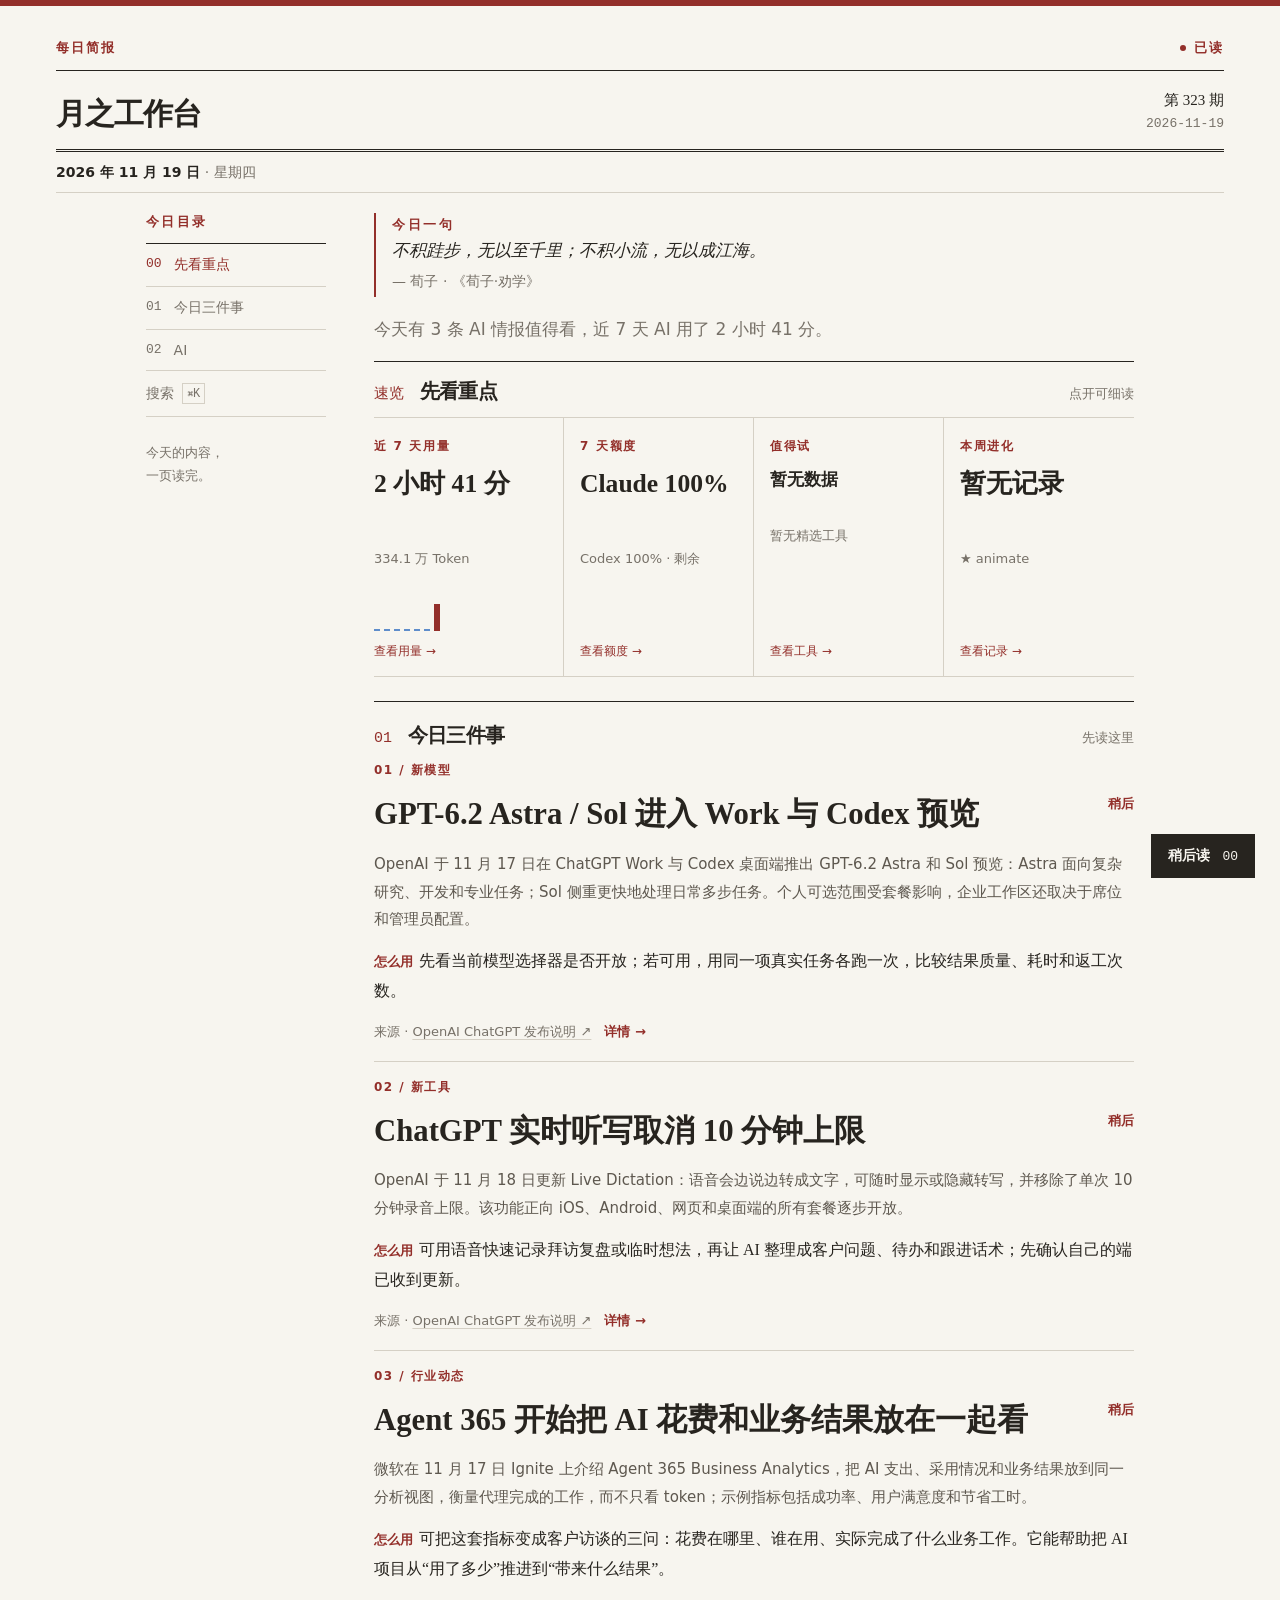
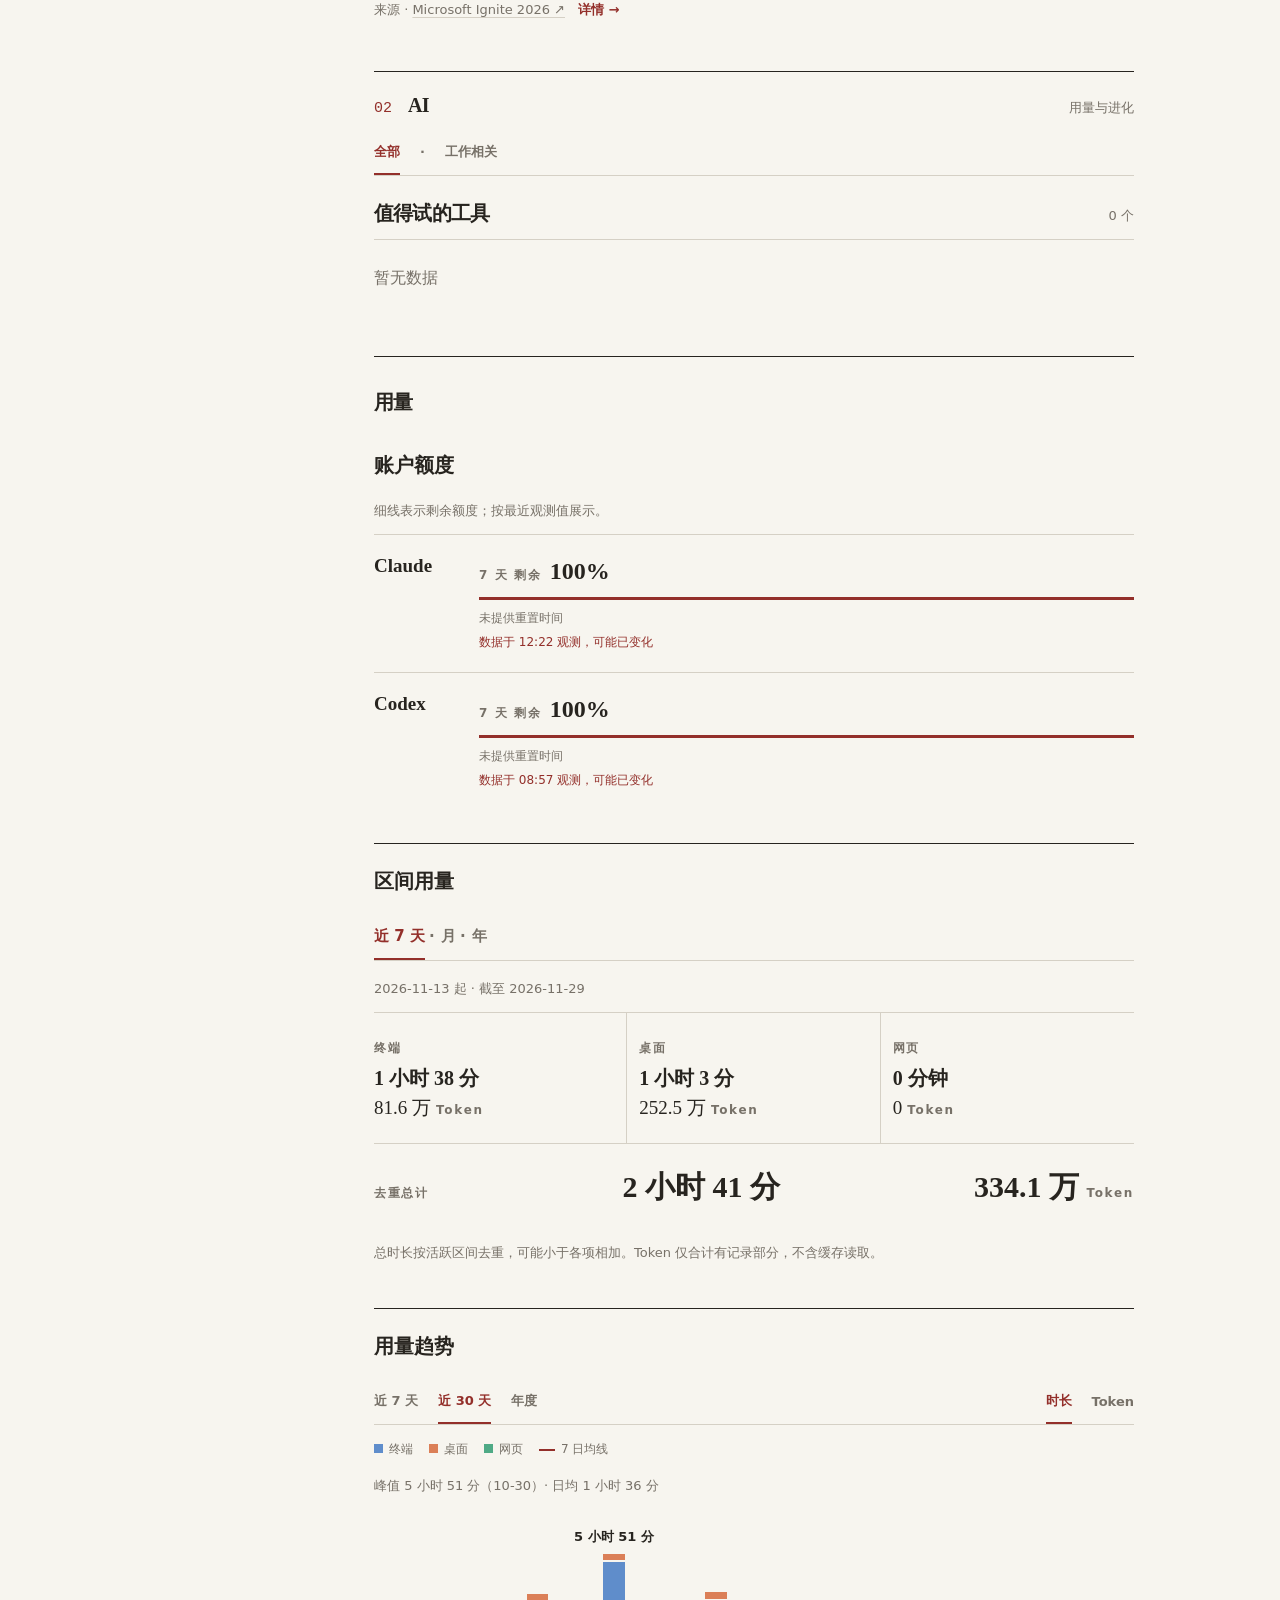
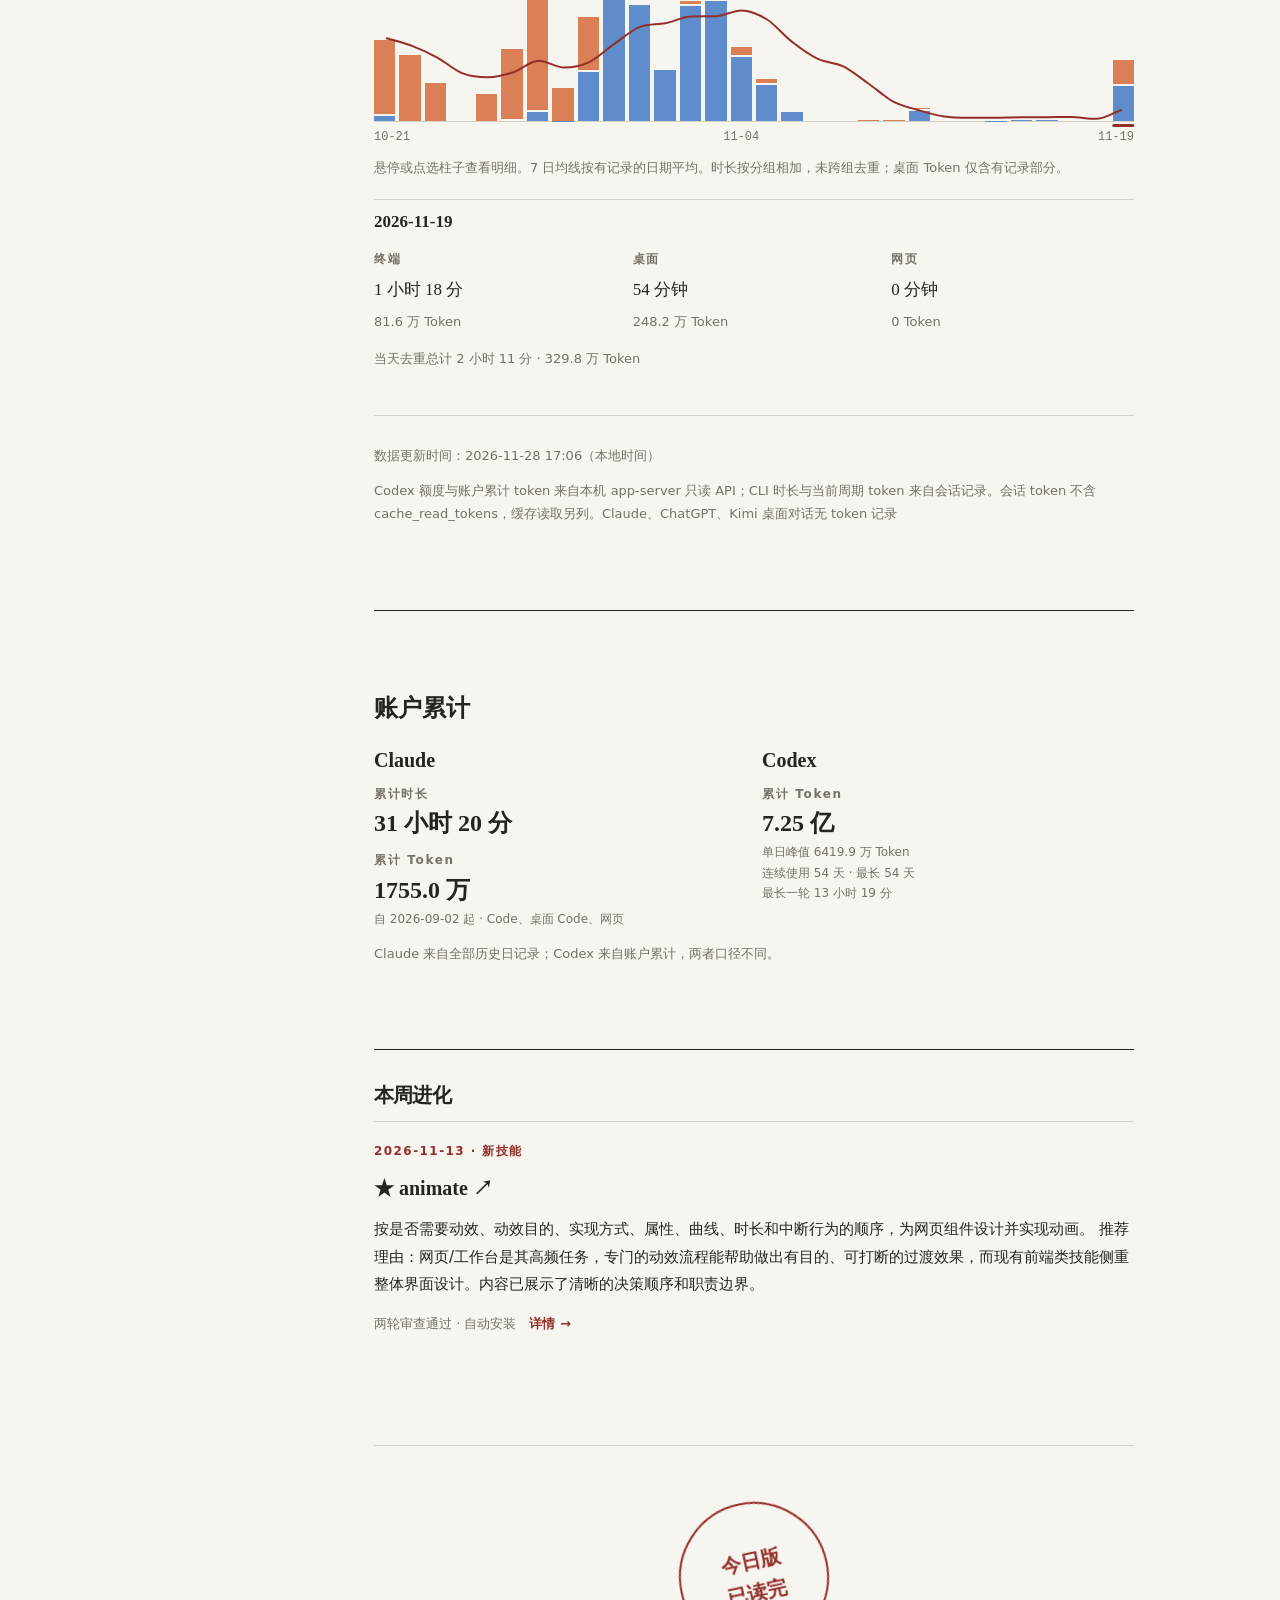
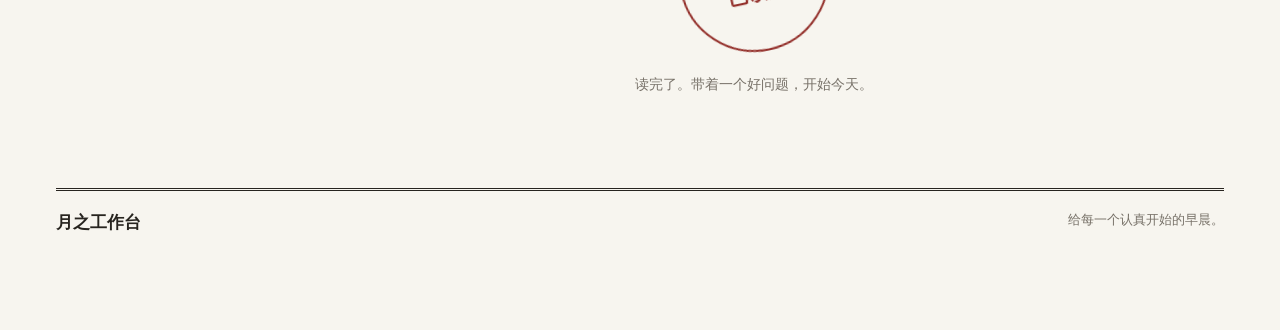
<file: index.html>
<!doctype html>
<html lang="zh-CN">
<head>
<meta charset="utf-8">
<meta name="viewport" content="width=device-width,initial-scale=1,viewport-fit=cover">
<meta name="theme-color" content="#f7f5ef">
<script>(()=>{const f=window.fetch.bind(window);window.fetch=(u,o)=>f(/(^|\/)picks\.json(\?|$)/.test(String(u))?'https://raw.githubusercontent.com/wzp42406-eng/ai-workbench/picks/picks.json':u,o)})()</script>
<title>月之工作台 · 每日情报与 AI 用量</title>
<link rel="icon" href="icon.svg" type="image/svg+xml">
<link rel="apple-touch-icon" href="apple-touch-icon.png">
<meta name="apple-mobile-web-app-title" content="月之工作台">
<meta name="apple-mobile-web-app-capable" content="yes">
<link rel="stylesheet" href="tokens.css?v=14c3568d">
<link rel="stylesheet" href="site.css?v=48e1759d">
</head>
<body>
<div class="topline"></div><div class="shell">
<header class="masthead" id="top"><div class="utility"><strong class="edition-type">每日简报</strong><span id="read-state" class="read-state"><i class="state-dot"></i>未读</span></div><div class="brand-row"><div><div class="brand-kicker">把今天值得看的，放在一页</div><h1 class="brand">月之工作台</h1></div><div class="brand-sub"><strong id="issue">第 — 期</strong><span id="date-en">—</span></div></div><div class="datebar"><span><strong id="date-zh">—</strong><span id="weekday"></span></span><span class="right" id="edition-note">一页读完</span></div></header>
<nav class="mobile-toc" id="mobile-toc" aria-label="今日栏目"><a href="#summary">00 先看重点</a><a href="#s1">01 今日三件事</a><a href="#s3">02 AI</a><button class="toc-search" type="button" data-search>搜索</button></nav>
<div class="layout"><aside class="toc" id="toc" aria-label="今日目录"><div class="toc-label">今日目录</div><a href="#summary"><span>00</span>先看重点</a><a href="#s1"><span>01</span>今日三件事</a><a href="#s3"><span>02</span>AI</a><button class="toc-search" id="search-trigger" type="button">搜索 <kbd>⌘K</kbd></button><div class="toc-foot">今天的内容，<br>一页读完。</div></aside><main class="main">
<div class="view" id="today-view"><section class="daily-quote" id="daily-quote" aria-label="今日一句"></section><div class="intro"><div class="eyebrow">编者按</div><h2 id="judgement">正在整理这一版的重点。</h2><p id="intro-note">先看重点，再挑一件今天能试的事。</p><div class="accent-line"></div></div><section class="summary-section" id="summary"><div class="section-head"><span class="section-no">速览</span><h2>先看重点</h2><small>点开可细读</small></div><div class="summary-grid" id="summary-grid"></div></section>
<section class="paper-section" id="s1"><div class="section-head"><span class="section-no">01</span><h2>今日三件事</h2><small>先读这里</small></div><div id="top-stories" class="empty">正在排版…</div></section><section class="paper-section" id="s3"><div class="section-head"><span class="section-no">02</span><h2>AI</h2><small>用量与进化</small></div><section class="ai-section" id="ai-picks"><div id="ai-picks-content"></div></section><section class="ai-section" id="ai-usage"><div class="section-head"><h2>用量</h2></div><div id="ai-usage-content"></div></section><section class="ai-section" id="ai-accounts"><div id="ai-accounts-content"></div></section><section class="ai-section" id="ai-evolution"><div id="ai-evolution-content"></div></section></section><div class="finish" id="finish"><div class="finish-rule"></div><div class="stamp">今日版<br>已读完</div><p>读完了。带着一个好问题，开始今天。</p></div></div>
</main></div><footer class="page-footer"><strong>月之工作台</strong><span>给每一个认真开始的早晨。</span></footer></div>
<button class="later-tab" id="later-tab" type="button">稍后读 <b id="later-count">00</b></button><div class="backdrop" id="backdrop"></div><aside class="drawer" id="drawer" role="dialog" aria-modal="true" aria-labelledby="drawer-title" aria-hidden="true"><div class="drawer-head"><div><span id="drawer-kicker">稍后读</span><h2 id="drawer-title">稍后读</h2></div><button class="close-btn" id="drawer-close" aria-label="关闭详情">×</button></div><div class="drawer-body" id="drawer-body"></div><div class="drawer-foot">阅读状态保存在本机</div></aside><div class="search-box" id="search-box" role="dialog" aria-modal="true" aria-label="搜索内容"><div class="search-head"><input id="search-input" type="search" placeholder="搜索情报、工具…" autocomplete="off"><button class="close-btn" id="search-close" aria-label="关闭搜索">×</button></div><div class="search-results" id="search-results"></div></div><div class="toast" id="toast" role="status" aria-live="polite"></div>
<script>
(()=>{'use strict';
const DATA_BASE = './';
const $=s=>document.querySelector(s),$$=s=>[...document.querySelectorAll(s)];
const esc=v=>String(v??'').replace(/[&<>"']/g,c=>({'&':'&amp;','<':'&lt;','>':'&gt;','"':'&quot;',"'":'&#39;'}[c]));
const you=v=>String(v??'').replace(/Peter/g,'你');
const safeUrl=v=>{try{const u=new URL(v);return /^https?:$/.test(u.protocol)?u.href:''}catch{return''}};
const link=v=>`href="${esc(safeUrl(v)||'#')}" target="_blank" rel="noopener"`;
const readJson=(k,f)=>{try{return JSON.parse(localStorage.getItem('proto-'+k))??f}catch{return f}};
const saveJson=(k,v)=>{try{localStorage.setItem('proto-'+k,JSON.stringify(v))}catch{}};
const state={data:null,picks:null,brief:null,evolution:null,edition:'',period:'week',trendRange:'30',metric:'minutes',trendDate:null,pickFilter:'all',drawer:null,search:false,read:readJson('read-editions',{}),saved:new Set(readJson('saved',[])),later:new Map((readJson('later',[])||[]).filter(x=>x&&x.id).map(x=>[x.id,x]))};
const available=new Map();let toastTimer;
function toast(t){const x=$('#toast');x.textContent=t;x.classList.add('show');clearTimeout(toastTimer);toastTimer=setTimeout(()=>x.classList.remove('show'),2000)}
function dateOnly(v){if(!v)return'';const d=new Date(v);return Number.isNaN(+d)?String(v).slice(0,10):new Intl.DateTimeFormat('en-CA',{timeZone:'Asia/Shanghai',year:'numeric',month:'2-digit',day:'2-digit'}).format(d)}
function offsetDate(v,n){const d=new Date(v+'T12:00:00Z');d.setUTCDate(d.getUTCDate()+n);return d.toISOString().slice(0,10)}
// 中译措辞随版本略异；保留原作者与可定位出处，离线轮换。
const dailyQuotes=[
  [
    "学而时习之，不亦说乎？",
    "孔子",
    "《论语·学而》"
  ],
  [
    "吾日三省吾身。",
    "曾子",
    "《论语·学而》"
  ],
  [
    "知之为知之，不知为不知，是知也。",
    "孔子",
    "《论语·为政》"
  ],
  [
    "学而不思则罔，思而不学则殆。",
    "孔子",
    "《论语·为政》"
  ],
  [
    "温故而知新，可以为师矣。",
    "孔子",
    "《论语·为政》"
  ],
  [
    "敏而好学，不耻下问。",
    "孔子",
    "《论语·公冶长》"
  ],
  [
    "三人行，必有我师焉。",
    "孔子",
    "《论语·述而》"
  ],
  [
    "择其善者而从之，其不善者而改之。",
    "孔子",
    "《论语·述而》"
  ],
  [
    "知之者不如好之者，好之者不如乐之者。",
    "孔子",
    "《论语·雍也》"
  ],
  [
    "工欲善其事，必先利其器。",
    "孔子",
    "《论语·卫灵公》"
  ],
  [
    "己所不欲，勿施于人。",
    "孔子",
    "《论语·卫灵公》"
  ],
  [
    "人无远虑，必有近忧。",
    "孔子",
    "《论语·卫灵公》"
  ],
  [
    "过而不改，是谓过矣。",
    "孔子",
    "《论语·卫灵公》"
  ],
  [
    "君子求诸己，小人求诸人。",
    "孔子",
    "《论语·卫灵公》"
  ],
  [
    "躬自厚而薄责于人，则远怨矣。",
    "孔子",
    "《论语·卫灵公》"
  ],
  [
    "吾尝终日不食，终夜不寝，以思，无益，不如学也。",
    "孔子",
    "《论语·卫灵公》"
  ],
  [
    "欲速则不达，见小利则大事不成。",
    "孔子",
    "《论语·子路》"
  ],
  [
    "其身正，不令而行；其身不正，虽令不从。",
    "孔子",
    "《论语·子路》"
  ],
  [
    "君子和而不同，小人同而不和。",
    "孔子",
    "《论语·子路》"
  ],
  [
    "君子欲讷于言而敏于行。",
    "孔子",
    "《论语·里仁》"
  ],
  [
    "见贤思齐焉，见不贤而内自省也。",
    "孔子",
    "《论语·里仁》"
  ],
  [
    "德不孤，必有邻。",
    "孔子",
    "《论语·里仁》"
  ],
  [
    "君子喻于义，小人喻于利。",
    "孔子",
    "《论语·里仁》"
  ],
  [
    "先行其言，而后从之。",
    "孔子",
    "《论语·为政》"
  ],
  [
    "逝者如斯夫！不舍昼夜。",
    "孔子",
    "《论语·子罕》"
  ],
  [
    "岁寒，然后知松柏之后凋也。",
    "孔子",
    "《论语·子罕》"
  ],
  [
    "譬如为山，未成一篑，止，吾止也。",
    "孔子",
    "《论语·子罕》"
  ],
  [
    "博学而笃志，切问而近思，仁在其中矣。",
    "子夏",
    "《论语·子张》"
  ],
  [
    "仕而优则学，学而优则仕。",
    "子夏",
    "《论语·子张》"
  ],
  [
    "学不可以已。",
    "荀子",
    "《荀子·劝学》"
  ],
  [
    "不积跬步，无以至千里；不积小流，无以成江海。",
    "荀子",
    "《荀子·劝学》"
  ],
  [
    "锲而舍之，朽木不折；锲而不舍，金石可镂。",
    "荀子",
    "《荀子·劝学》"
  ],
  [
    "君子生非异也，善假于物也。",
    "荀子",
    "《荀子·劝学》"
  ],
  [
    "吾尝终日而思矣，不如须臾之所学也。",
    "荀子",
    "《荀子·劝学》"
  ],
  [
    "天行有常，不为尧存，不为桀亡。",
    "荀子",
    "《荀子·天论》"
  ],
  [
    "尽信书，则不如无书。",
    "孟子",
    "《孟子·尽心下》"
  ],
  [
    "生于忧患而死于安乐也。",
    "孟子",
    "《孟子·告子下》"
  ],
  [
    "得道者多助，失道者寡助。",
    "孟子",
    "《孟子·公孙丑下》"
  ],
  [
    "天时不如地利，地利不如人和。",
    "孟子",
    "《孟子·公孙丑下》"
  ],
  [
    "有为者辟若掘井，掘井九轫而不及泉，犹为弃井也。",
    "孟子",
    "《孟子·尽心上》"
  ],
  [
    "千里之行，始于足下。",
    "老子",
    "《道德经》第六十四章"
  ],
  [
    "为之于未有，治之于未乱。",
    "老子",
    "《道德经》第六十四章"
  ],
  [
    "天下难事，必作于易；天下大事，必作于细。",
    "老子",
    "《道德经》第六十三章"
  ],
  [
    "知人者智，自知者明。",
    "老子",
    "《道德经》第三十三章"
  ],
  [
    "胜人者有力，自胜者强。",
    "老子",
    "《道德经》第三十三章"
  ],
  [
    "企者不立，跨者不行。",
    "老子",
    "《道德经》第二十四章"
  ],
  [
    "九层之台，起于累土。",
    "老子",
    "《道德经》第六十四章"
  ],
  [
    "合抱之木，生于毫末。",
    "老子",
    "《道德经》第六十四章"
  ],
  [
    "纸上得来终觉浅，绝知此事要躬行。",
    "陆游",
    "《冬夜读书示子聿》"
  ],
  [
    "问渠那得清如许？为有源头活水来。",
    "朱熹",
    "《观书有感·其一》"
  ],
  [
    "不识庐山真面目，只缘身在此山中。",
    "苏轼",
    "《题西林壁》"
  ],
  [
    "博观而约取，厚积而薄发。",
    "苏轼",
    "《稼说送张琥》"
  ],
  [
    "千淘万漉虽辛苦，吹尽狂沙始到金。",
    "刘禹锡",
    "《浪淘沙·其八》"
  ],
  [
    "沉舟侧畔千帆过，病树前头万木春。",
    "刘禹锡",
    "《酬乐天扬州初逢席上见赠》"
  ],
  [
    "读书破万卷，下笔如有神。",
    "杜甫",
    "《奉赠韦左丞丈二十二韵》"
  ],
  [
    "会当凌绝顶，一览众山小。",
    "杜甫",
    "《望岳》"
  ],
  [
    "千磨万击还坚劲，任尔东西南北风。",
    "郑燮",
    "《竹石》"
  ],
  [
    "雄关漫道真如铁，而今迈步从头越。",
    "毛泽东",
    "《忆秦娥·娄山关》"
  ],
  [
    "读书使人充实，讨论使人机智，写作使人精确。",
    "弗朗西斯·培根",
    "《论读书》（中译）"
  ],
  [
    "知识就是力量。",
    "弗朗西斯·培根",
    "《神圣沉思录》（中译）"
  ],
  [
    "习惯是一种第二天性。",
    "蒙田",
    "《随笔集·论习惯》（中译）"
  ],
  [
    "未经审视的人生是不值得过的。",
    "苏格拉底",
    "柏拉图《申辩篇》38a（中译）"
  ],
  [
    "人不是被事情本身困扰，而是被自己对事情的看法困扰。",
    "爱比克泰德",
    "《手册》第五节（中译）"
  ],
  [
    "不要解释你的哲学，去实践它。",
    "爱比克泰德",
    "《手册》第四十六节（意译）"
  ],
  [
    "要么教导他们，要么容忍他们。",
    "马可·奥勒留",
    "《沉思录》第八卷第五十九节（中译）"
  ],
  [
    "阻碍行动的东西，反而推动行动；挡路的东西，成了路。",
    "马可·奥勒留",
    "《沉思录》第五卷第二十节（中译）"
  ],
  [
    "如果一个人不知道自己要驶向哪个港口，那么任何风都不是顺风。",
    "塞涅卡",
    "《致卢基利乌斯道德书简》第七十一封（中译）"
  ],
  [
    "困难使心灵强健，正如劳动使身体强健。",
    "塞涅卡",
    "《致卢基利乌斯道德书简》第七十八封（中译）"
  ],
  [
    "人是生而自由的，却无往不在枷锁之中。",
    "让-雅克·卢梭",
    "《社会契约论》第一卷（中译）"
  ],
  [
    "我思，故我在。",
    "勒内·笛卡尔",
    "《谈谈方法》第四部分（中译）"
  ],
  [
    "人是一根能思想的苇草。",
    "布莱兹·帕斯卡尔",
    "《思想录》（中译）"
  ],
  [
    "人类的全部智慧就包含在这两个词中：等待和希望。",
    "大仲马",
    "《基督山伯爵》（中译）"
  ],
  [
    "生存还是毁灭，这是一个问题。",
    "威廉·莎士比亚",
    "《哈姆雷特》第三幕第一场（中译）"
  ]
];
function renderDailyQuote(){const q=dailyQuotes[(dayNumber(state.edition)-1)%dailyQuotes.length];$('#daily-quote').innerHTML=`<div class="mini-label">今日一句</div><blockquote>${esc(q[0])}</blockquote><cite>— ${esc(q[1])} · ${esc(q[2])}</cite>`}
function dayNumber(v){return Math.floor((new Date(v+'T00:00:00Z')-new Date(v.slice(0,4)+'-01-01T00:00:00Z'))/86400000)+1}
function fmtToken(n){if(n==null)return '—';const v=Number(n)||0;return v>=1e8?`${(v/1e8).toFixed(2)} 亿`:v>=1e4?`${(v/1e4).toFixed(1)} 万`:Math.round(v).toLocaleString('zh-CN')}
function fmtMinutes(n){const m=Math.round(Number(n)||0);return m>=60?`${Math.floor(m/60)} 小时${m%60?' '+m%60+' 分':''}`:`${m} 分钟`}
function fmtNum(n){const v=Number(n)||0;return v>=10000?`${(v/10000).toFixed(1).replace(/\.0$/,'')} 万`:Math.round(v).toLocaleString('zh-CN')}
function briefItems(){return Array.isArray(state.brief?.items)?state.brief.items.filter(x=>x&&typeof x.title==='string'):[]}
function todayBriefs(){return briefItems().slice(0,3)}
function picks(){return (state.picks?.items||[]).filter(x=>x.ai?.fit===5).slice(0,5)}
function daily(v){return (state.data?.daily||[]).find(x=>x.date===v)}
function setEdition(){const v=state.brief?.date||state.data?.daily?.at(-1)?.date||dateOnly(new Date());state.edition=v;const d=new Date(v+'T12:00:00Z');$('#issue').textContent=`第 ${String(dayNumber(v)).padStart(3,'0')} 期`;$('#date-en').textContent=v;$('#date-zh').textContent=`${d.getUTCFullYear()} 年 ${d.getUTCMonth()+1} 月 ${d.getUTCDate()} 日`;$('#weekday').textContent=` · 星期${'日一二三四五六'[d.getUTCDay()]}`;$('#edition-note').textContent=`截至 ${v} 的本地数据`;updateReadState()}
function updateReadState(){const done=!!state.read[state.edition];$('#read-state').innerHTML=`<i class="state-dot"></i>${done?'已读':'未读'}`}
function register(x){available.set(x.id,x);return `<button class="save-btn" data-save="${esc(x.id)}" aria-pressed="${state.later.has(x.id)}">${state.later.has(x.id)?'已加入':'稍后'}</button>`}
function saveButton(id){const x=available.get(id);if(!x)return;state.later.has(id)?state.later.delete(id):state.later.set(id,x);saveJson('later',[...state.later.values()]);syncSaved();toast(state.later.has(id)?'已加入稍后读':'已移出稍后读')}
function syncSaved(){$$('[data-save]').forEach(x=>{const on=state.later.has(x.dataset.save);x.textContent=on?'已加入':'稍后';x.setAttribute('aria-pressed',String(on))});$('#later-count').textContent=String(state.later.size).padStart(2,'0');if(state.drawer?.type==='later')renderDrawer()}
function story(x,i){const id='brief:'+x.title;const save=register({id,kind:x.tag||'情报',title:x.title,url:x.url});return `<article class="story feature"><div class="story-kicker">${String(i+1).padStart(2,'0')} / ${esc(x.tag||'AI 情报')}</div><div class="story-head"><h3><a ${link(x.url)}>${esc(you(x.title))}</a></h3>${save}</div>${x.summary?`<p>${esc(you(x.summary))}</p>`:''}<div class="sales"><b>怎么用</b>${esc(you(x.why||'暂无说明'))}</div><div class="source">来源 · <a ${link(x.url)}>${esc(x.source||'查看来源')} ↗</a>　<button class="text-btn" data-detail="brief" data-index="${i}">详情 →</button></div></article>`}
function weekEvolution(){const today=state.edition||dateOnly(new Date()),d=new Date(today+'T12:00:00Z');d.setUTCDate(d.getUTCDate()-(d.getUTCDay()+6)%7);const monday=d.toISOString().slice(0,10);return evolutionItems().filter(x=>String(x.date).slice(0,10)>=monday&&String(x.date).slice(0,10)<=today)}
function weeklyEvolution(){const all=evolutionItems(),today=state.edition||dateOnly(new Date()),d=new Date(today+'T12:00:00Z');d.setUTCDate(d.getUTCDate()-(d.getUTCDay()+6)%7);const monday=d.toISOString().slice(0,10);return all.find(x=>String(x.date).slice(0,10)>=monday&&String(x.date).slice(0,10)<=today)||all[0]||null}
function renderToday(){renderDailyQuote();const p=rolling7(),items=todayBriefs(),top=picks()[0],evo=weeklyEvolution(),q=state.data?.quota,last=Array.from({length:7},(_,i)=>daily(offsetDate(state.edition,i-6))),max=Math.max(1,...last.map(x=>Number(x?.total?.minutes)||0));$('#judgement').textContent=`今天有 ${items.length} 条 AI 情报值得看，近 7 天 AI 用了 ${fmtMinutes(p.total?.minutes)}。`;$('#intro-note').textContent=`${state.edition} 版 · 先看重点，再挑一件今天能试的事。`;$('#summary-grid').innerHTML=`<button class="summary-cell" data-section="usage"><span class="summary-label">近 7 天用量</span><span class="summary-value">${fmtMinutes(p.total?.minutes)}</span><span class="summary-desc">${fmtToken(p.total?.tokens)} Token</span><span class="mini-bars" aria-hidden="true">${last.map(x=>`<i style="height:${Math.max(2,Math.round(Number(x?.total?.minutes||0)/max*27))}px"></i>`).join('')}</span><span class="summary-foot">查看用量 →</span></button><button class="summary-cell" data-section="usage"><span class="summary-label">7 天额度</span><span class="summary-value">Claude ${esc(q?.claude?.seven_day?.remaining_percent??'—')}%</span><span class="summary-desc">Codex ${esc(q?.codex?.seven_day?.remaining_percent??'—')}% · 剩余</span><span class="summary-foot">查看额度 →</span></button><button class="summary-cell" data-section="picks"><span class="summary-label">值得试</span><span class="summary-value" title="${esc(top?.name||'')}">${esc(String(top?.name||'暂无数据').split('/').pop())}</span><span class="summary-desc">${esc(you(top?.ai?.zh||top?.desc||'暂无精选工具'))}</span><span class="summary-foot">查看工具 →</span></button><button class="summary-cell" data-section="evolution"><span class="summary-label">本周进化</span><span class="summary-value">${weekEvolution().length?`${weekEvolution().length} 条`:'暂无记录'}</span><span class="summary-desc summary-clamp">${esc(evo?.title||'')}</span><span class="summary-foot">查看记录 →</span></button>`;$('#top-stories').innerHTML=items.map((x,i)=>story(x,i)).join('')||'<div class="empty">暂无数据</div>';$('#top-stories').classList.toggle('empty',!$('#top-stories .story'));renderAISection('picks');renderAISection('usage');renderAISection('accounts');renderAISection('evolution');syncSaved()}
function renderExplore(){const all=picks(),shown=all.filter(x=>state.pickFilter==='all'||x.track==='work');return `<div class="filter-row explore-segments">${[['all','全部'],['work','工作相关']].map(([k,v])=>`<button class="filter-btn ${state.pickFilter===k?'active':''}" data-pick-filter="${k}">${v}</button>`).join('')}</div><div class="section-head"><h2>值得试的工具</h2><small>${shown.length} 个</small></div>${shown.map((x,i)=>`<article class="space-row"><div class="meta-line">${x.track==='work'?'工作相关 · ':''}适合度 ${esc(x.ai?.fit)}/5 · ★ ${fmtNum(x.stars)}</div><div class="row-head"><h3><button data-detail="pick" data-index="${all.indexOf(x)}">${esc(x.name)}</button></h3>${register({id:'pick:'+x.name,kind:'工具',title:x.name,url:x.url})}</div><p>${esc(you(x.ai?.zh||x.desc))}</p><div class="row-actions"><button class="text-btn" data-detail="pick" data-index="${all.indexOf(x)}">查看详情 →</button><button class="text-btn" data-favorite="pick:${esc(x.name)}">${state.saved.has('pick:'+x.name)?'已收藏':'收藏'}</button></div></article>`).join('')||'<div class="empty">暂无数据</div>'}`}
function calendarRows(){return Array.from({length:30},(_,i)=>{const date=offsetDate(state.edition,i-29);return{date,row:daily(date)}})}
const aiTools=[['claude_code','Claude Code'],['codex','Codex CLI'],['kimi','Kimi Code'],['claude_desktop_code','Claude 桌面 Code'],['codex_desktop_code','Codex 桌面 Code'],['claude_desktop','Claude 桌面聊天'],['chatgpt_desktop','ChatGPT 桌面聊天'],['kimi_desktop','Kimi 桌面'],['claude','Claude 网页'],['chatgpt','ChatGPT 网页']];
const aiGroups=[['cli_total','终端','cli'],['desktop_total','桌面','desktop'],['web_total','网页','web']];
function localTime(v,full=false){if(!v)return '未提供重置时间';const d=new Date(v);if(!Number.isFinite(+d))return '时间未知';const time=d.toLocaleTimeString('zh-CN',{hour:'2-digit',minute:'2-digit',hour12:false});return full?`${d.getFullYear()}-${String(d.getMonth()+1).padStart(2,'0')}-${String(d.getDate()).padStart(2,'0')} ${time}`:`周${'日一二三四五六'[d.getDay()]} ${time}`}
function quotaPanel(){return `<div class="ai-panel"><h3>账户额度</h3><p class="ai-note">细线表示剩余额度；按最近观测值展示。</p>${[['claude','Claude'],['codex','Codex']].map(([key,name])=>`<div class="quota-row"><div class="quota-name">${name}</div>${[['seven_day','7 天']].map(([window,label])=>{const q=state.data?.quota?.[key]?.[window],v=q?.remaining_percent,stale=q?.observed_at&&Date.now()-new Date(q.observed_at).getTime()>6*3600000;return `<div><span class="ai-label">${label} 剩余</span><strong class="quota-value">${v==null?'—':esc(v)+'%'}</strong><div class="quota-track" role="img" aria-label="${name} ${label}剩余 ${v==null?'未知':esc(v)+'%'}"><i class="${v!=null&&Number(v)<20?'low':''}" style="width:${Math.max(0,Math.min(100,Number(v)||0))}%"></i></div><div class="quota-reset">${q?.resets_at?'重置 '+localTime(q.resets_at):'未提供重置时间'}${stale?`<span class="quota-stale">数据于 ${new Date(q.observed_at).toLocaleTimeString('zh-CN',{hour:'2-digit',minute:'2-digit',hour12:false})} 观测，可能已变化</span>`:''}</div></div>`}).join('')}</div>`).join('')}</div>`}
function groupTotals(p){return `<div class="usage-groups">${aiGroups.map(([key,label,cls])=>`<div class="usage-group ${cls}"><span class="ai-label">${label}</span><strong>${p?.[key]?fmtMinutes(p[key].minutes):'—'}</strong><span class="token">${fmtToken(p?.[key]?.tokens)}</span> <span class="ai-label">Token</span></div>`).join('')}</div><div class="usage-grand"><span class="ai-label">去重总计</span><strong>${p?.total?fmtMinutes(p.total.minutes):'—'}</strong><strong>${fmtToken(p?.total?.tokens)} <small class="ai-label">Token</small></strong></div><p class="ai-note">总时长按活跃区间去重，可能小于各项相加。Token 仅合计有记录部分，不含缓存读取。</p>`}
function trendSelection(){const date=state.trendDate||state.edition,row=daily(date);return `<h4>${esc(date)}${row?'':' · 无记录'}</h4><div class="trend-detail-grid">${aiGroups.map(([key,label])=>`<div><span class="ai-label">${label}</span><strong>${row?fmtMinutes(row[key]?.minutes):'—'}</strong><span class="ai-note">${fmtToken(row?.[key]?.tokens)} Token</span></div>`).join('')}</div><p class="ai-note">${row?'当天去重总计 '+fmtMinutes(row.total?.minutes)+' · '+fmtToken(row.total?.tokens)+' Token':'无记录日期留空，不作为零值参与均线。'}</p>`}
function smoothPath(pts){if(pts.length<3)return 'M'+pts.map(p=>p.join(',')).join('L');const n=pts.length,dx=[],m=[],t=[];for(let i=0;i<n-1;i++){dx[i]=pts[i+1][0]-pts[i][0];m[i]=(pts[i+1][1]-pts[i][1])/dx[i]}t[0]=m[0];t[n-1]=m[n-2];for(let i=1;i<n-1;i++)t[i]=m[i-1]*m[i]<=0?0:(m[i-1]+m[i])/2;for(let i=0;i<n-1;i++){if(m[i]===0){t[i]=t[i+1]=0;continue}const a=t[i]/m[i],b=t[i+1]/m[i],h=a*a+b*b;if(h>9){const k=3/Math.sqrt(h);t[i]=k*a*m[i];t[i+1]=k*b*m[i]}}let p=`M${pts[0][0].toFixed(2)},${pts[0][1].toFixed(2)}`;for(let i=0;i<n-1;i++){const h=dx[i]/3;p+=`C${(pts[i][0]+h).toFixed(2)},${(pts[i][1]+h*t[i]).toFixed(2)} ${(pts[i+1][0]-h).toFixed(2)},${(pts[i+1][1]-h*t[i+1]).toFixed(2)} ${pts[i+1][0].toFixed(2)},${pts[i+1][1].toFixed(2)}`}return p}
function trendRows(range){if(range==='year'){const y=String(state.edition||dateOnly(new Date())).slice(0,4),days=state.data?.daily||[];return Array.from({length:12},(_,k)=>{const key=`${y}-${String(k+1).padStart(2,'0')}`,list=days.filter(x=>String(x.date).startsWith(key));if(!list.length)return{key,label:`${k+1}月`,row:null};const row={};for(const x of list)for(const [g] of aiGroups)for(const mm of ['minutes','tokens']){row[g]=row[g]||{};row[g][mm]=(row[g][mm]||0)+(Number(x?.[g]?.[mm])||0)}return{key,label:`${k+1}月`,row}})}const n=range==='7'?7:30;return Array.from({length:n},(_,i)=>{const date=offsetDate(state.edition,i-(n-1));return{key:date,label:date.slice(5),row:daily(date),day:true}})}
function trendPanel(){const range=state.trendRange||'30',rows=trendRows(range),n=rows.length,metric=state.metric||'minutes',amount=row=>aiGroups.reduce((sum,[key])=>sum+(Number(row?.[key]?.[metric])||0),0),vals=rows.map(r=>r.row?amount(r.row):0),peak=Math.max(...vals),max=Math.max(1,peak*1.18),recorded=rows.filter(r=>r.row),mean=recorded.length?recorded.reduce((s,r)=>s+amount(r.row),0)/recorded.length:0,format=metric==='tokens'?v=>fmtToken(v)+' Token':fmtMinutes,pi=vals.indexOf(peak),unit=range==='year'?'月':'日',avgLabel=range==='30'?'7 日均线':range==='year'?'月均线':'日均线';
let avgSvg='';if(range==='30'){const ma=rows.map((_,i)=>{const w=rows.slice(Math.max(0,i-6),i+1).filter(r=>r.row);return w.length?w.reduce((s,r)=>s+amount(r.row),0)/w.length:0});avgSvg=`<svg class="trend-avg" viewBox="0 0 100 100" preserveAspectRatio="none" aria-hidden="true"><path d="${smoothPath(ma.map((v,i)=>[(i+.5)/n*100,100-v/max*100]))}" fill="none" vector-effect="non-scaling-stroke"/></svg>`}
const labelAt=i=>range==='30'?(i===0||i===14||i===n-1):true;
return `<section class="ai-panel"><h3>用量趋势</h3><div class="trend-controls"><div class="filter-row" role="group" aria-label="趋势范围">${[['7','近 7 天'],['30','近 30 天'],['year','年度']].map(([key,label])=>`<button class="filter-btn ${range===key?'active':''}" data-trend-range="${key}" aria-pressed="${range===key}">${label}</button>`).join('')}</div><div class="filter-row trend-metric" role="group" aria-label="趋势指标">${[['minutes','时长'],['tokens','Token']].map(([key,label])=>`<button class="filter-btn ${metric===key?'active':''}" data-metric="${key}" aria-pressed="${metric===key}">${label}</button>`).join('')}</div></div><div class="ai-legend"><span><i></i>终端</span><span><i class="desktop"></i>桌面</span><span><i class="web"></i>网页</span><span><i class="mean"></i>${avgLabel}</span></div><p class="ai-note">峰值 ${esc(format(peak))}（${esc(rows[pi]?.label||'—')}）· ${unit}均 ${esc(format(mean))}</p><div class="trend-plot" style="--n:${n}"><div class="trend-bars">${rows.map(({key,label,row,day},i)=>{const tip=`${label}：${row?format(amount(row)):'无记录'}`;return `<button class="trend-day" ${day?`data-trend-date="${key}" aria-pressed="${key===(state.trendDate||state.edition)}"`:''} aria-label="${esc(tip)}" title="${esc(tip)}">${i===pi&&peak>0?`<span class="trend-peak" style="bottom:${(peak/max*100).toFixed(2)}%">${esc(format(peak))}</span>`:''}${[...aiGroups].reverse().map(([k,,cls])=>`<span class="trend-segment ${cls}" style="height:${(Number(row?.[k]?.[metric])||0)/max*100}%"></span>`).join('')}</button>`}).join('')}</div>${range==='30'?avgSvg:`<div class="trend-mean" style="bottom:${mean/max*100}%"></div>`}</div><div class="trend-axis${n>12?' edge':''}" style="--n:${n}">${rows.map((r,i)=>`<span>${labelAt(i)?esc(r.label):''}</span>`).join('')}</div><p class="ai-note">悬停或点选柱子查看明细。${range==='30'?'7 日均线按有记录的日期平均。':''}时长按分组相加，未跨组去重；桌面 Token 仅含有记录部分。</p>${range==='year'?'':`<div class="trend-details" id="trend-details" aria-live="polite">${trendSelection()}</div>`}</section>`}
function dataFooter(){return `<div class="ai-data-footer"><p class="ai-note">数据更新时间：${state.data?.updated_at?localTime(state.data.updated_at,true)+'（本地时间）':'未知'}</p><p class="ai-note">${esc(state.data?.note||'暂无数据说明')}</p></div>`}
function rolling7(){const end=state.edition||dateOnly(new Date()),start=offsetDate(end,-6),days=(state.data?.daily||[]).filter(x=>String(x.date)>=start&&String(x.date)<=end);const add=(a,b)=>{if(b==null)return a;if(typeof b==='number')return(typeof a==='number'?a:0)+b;if(typeof b==='object'){const o=a&&typeof a==='object'?a:{};for(const k in b)o[k]=add(o[k],b[k]);return o}return a??b};let r={};for(const d of days){const{date,...rest}=d;r=add(r,rest)}r.from=start;return r}
function renderUsage(){const p=state.period==='week'?rolling7():state.data?.periods?.[state.period];return `${quotaPanel()}<section class="ai-panel"><h3>区间用量</h3><div class="period-row ai-periods" role="group" aria-label="用量区间">${[['week','近 7 天'],['month','月'],['year','年']].map(([key,label])=>`<button class="filter-btn ${state.period===key?'active':''}" data-period="${key}" aria-pressed="${state.period===key}">${label}</button>`).join('')}</div><p class="ai-note">${p?.from?esc(p.from)+' 起 · 截至 '+esc(state.data?.periods?.day?.from||state.edition):'本区间暂无数据'}</p>${groupTotals(p)}</section>${trendPanel()}${dataFooter()}`}
function renderAccounts(){const rows=state.data?.daily||[],keys=['claude_code','claude_desktop_code','claude'],sum=key=>rows.reduce((total,row)=>total+keys.reduce((n,k)=>n+(Number(row?.[k]?.[key])||0),0),0),from=rows.map(x=>x.date).filter(Boolean).sort()[0],usage=state.data?.codex_api?.token_usage;return `<section class="ai-panel"><h2>账户累计</h2><div class="account-grid"><div><h3>Claude</h3><span class="ai-label">累计时长</span><strong>${from?fmtMinutes(sum('minutes')):'—'}</strong><span class="ai-label">累计 Token</span><strong>${from?fmtToken(sum('tokens')):'—'}</strong><small>自 ${esc(from||'暂无记录')} 起 · Code、桌面 Code、网页</small></div><div><h3>Codex</h3><span class="ai-label">累计 Token</span><strong>${fmtToken(usage?.lifetime_tokens)}</strong><small>单日峰值 ${fmtToken(usage?.peak_daily_tokens)} Token</small><small>连续使用 ${usage?.current_streak_days??'—'} 天 · 最长 ${usage?.longest_streak_days??'—'} 天</small><small>最长一轮 ${usage?.longest_running_turn_seconds==null?'—':fmtMinutes(usage.longest_running_turn_seconds/60)}</small></div></div><p class="ai-note">Claude 来自全部历史日记录；Codex 来自账户累计，两者口径不同。</p></section>`}
function evolutionItems(){return (Array.isArray(state.evolution?.items)?state.evolution.items:[]).filter(x=>x&&['skill','rule','idea'].includes(x.kind)).sort((a,b)=>String(b.date||'').localeCompare(String(a.date||'')))}
const EVO_KIND={skill:'新技能',rule:'规则升级',idea:'可执行想法'};
const EVO_STATUS={'已记录，待升级':'已记在自我升级日志里，下次整理规则时写进去。','已写进规则':'已经写进 Claude 的工作规则，以后会自动照做。'};
function evoMeta(x){return [x.date,EVO_KIND[x.kind],x.type].filter(Boolean).map(esc).join(' · ')}
function evolutionRow(x){const i=evolutionItems().indexOf(x),rule=x.kind==='rule';return `<article class="evolution-row"><div class="meta-line">${evoMeta(x)}</div><h3>${safeUrl(x.url)?`<a ${link(x.url)}>${esc(x.title)} ↗</a>`:esc(x.title)}</h3>${x.desc?(rule?`<div class="sales"><b>以后怎么做</b>${esc(x.desc)}</div>`:`<p>${esc(x.desc)}</p>`):''}${x.action?`<p class="evolution-action">${esc(x.action)}</p>`:''}<div class="source"><span class="evolution-status">${esc(x.status||'')}</span>　<button class="text-btn" data-detail="evolution" data-index="${i}">详情 →</button></div></article>`}
function renderEvolution(){const x=weeklyEvolution();return `<div class="section-head"><h2>本周进化</h2></div>${(weekEvolution().length?weekEvolution():x?[x]:[]).map(evolutionRow).join('')||'<div class="empty">暂无进化记录</div>'}`}
const aiSections=[['picks',renderExplore],['usage',renderUsage],['accounts',renderAccounts],['evolution',renderEvolution]];
function renderAISection(id){const target=$('#ai-'+id+'-content'),render=aiSections.find(x=>x[0]===id)?.[1];if(target)target.innerHTML=render()}
function scrollToAI(id){document.getElementById('ai-'+id)?.scrollIntoView({behavior:'smooth',block:'start'})}
function block(t,v){return v?`<div class="drawer-block"><h4>${esc(t)}</h4><p>${esc(you(v))}</p></div>`:''}
function drawerAction(type,index){return `<button data-detail="${type}" data-index="${index}">查看详情 →</button>`}
function renderDrawer(){const ref=state.drawer;if(!ref)return;let title='',kicker='细读',html='';const {type,index}=ref;if(type==='later'){title='稍后读';kicker='稍后读';html=[...state.later.values()].map(x=>`<div class="drawer-block"><h4>${esc(x.kind)}</h4><h3>${safeUrl(x.url)?`<a ${link(x.url)}>${esc(you(x.title))} ↗</a>`:esc(you(x.title))}</h3>${x.text?`<p>${esc(you(x.text))}</p>`:''}<div class="drawer-actions"><button data-remove="${esc(x.id)}">移出稍后读</button></div></div>`).join('')||'<div class="empty">这里还是空的。遇到想细读的内容，点一下「稍后」。</div>'}
else if(type==='brief'){const x=briefItems()[index];if(!x)return;title='简报详情';html=`<div class="meta-line">${esc(x.tag||'AI 情报')} · ${esc(x.source)} · ${esc(state.edition)}</div><h3>${esc(you(x.title))}</h3>${block('摘要',x.summary)}${block('怎么用',x.why)}<div class="drawer-actions"><button data-favorite="brief:${esc(x.title)}">${state.saved.has('brief:'+x.title)?'已收藏':'收藏'}</button>${safeUrl(x.url)?`<a ${link(x.url)}>查看来源 ↗</a>`:''}</div>`}
else if(type==='evolution'){const x=evolutionItems()[index];if(!x)return;const rule=x.kind==='rule';title='进化详情';html=`<div class="meta-line">${evoMeta(x)}</div><h3>${esc(x.title)}</h3>${block(rule?'以后怎么做':'说明',x.desc)}${block('下一步',x.action)}${block('状态',x.status?`${x.status}。${EVO_STATUS[x.status]||''}`:'')}${safeUrl(x.url)?`<div class="drawer-actions"><a ${link(x.url)}>打开来源 ↗</a></div>`:''}`}
else if(type==='pick'){const x=picks()[index];if(!x)return;title='工具详情';html=`<div class="meta-line">适合度 ${esc(x.ai?.fit)}/5 · ★ ${fmtNum(x.stars)} · 日增 ${fmtNum(x.growth?.per_day)}</div><h3>${esc(x.name)}</h3>${block('是什么',x.ai?.what||x.ai?.zh||x.desc)}${block('为什么值得看',x.ai?.why)}${block('怎么开始',x.ai?.setup)}${block('使用方式',x.ai?.how)}${block('许可提醒',x.quality?.license_note)}<div class="drawer-actions"><button data-favorite="pick:${esc(x.name)}">${state.saved.has('pick:'+x.name)?'已收藏':'收藏'}</button>${register({id:'pick:'+x.name,kind:'工具',title:x.name,url:x.url})}${safeUrl(x.url)?`<a ${link(x.url)}>打开项目 ↗</a>`:''}</div>`}
$('#drawer-title').textContent=title;$('#drawer-kicker').textContent=kicker;$('#drawer-body').innerHTML=html;if(type!=='later')syncSaved()}
function closeOverlays(){state.drawer=null;state.search=false;$('#drawer').classList.remove('open');$('#drawer').setAttribute('aria-hidden','true');$('#search-box').classList.remove('open');$('#backdrop').classList.remove('open');document.body.classList.remove('locked')}
function openDrawer(type,index=0){closeOverlays();state.drawer={type,index:Number(index)};renderDrawer();$('#drawer').classList.add('open');$('#drawer').setAttribute('aria-hidden','false');$('#backdrop').classList.add('open');document.body.classList.add('locked');$('#drawer-close').focus()}
function searchSources(){return [...todayBriefs().map((x,i)=>({type:'brief',index:i,title:x.title,sub:'AI 情报 · '+(x.tag||'')})).filter(x=>!['渠道活动','销售技巧','商业洞察','竞品'].some(tag=>x.sub.endsWith(tag))),...picks().map((x,i)=>({type:'pick',index:i,title:x.name,sub:'工具 · '+you(x.ai?.zh||'')}))]}
function renderSearch(){const q=$('#search-input').value.trim().toLocaleLowerCase();const found=(q?searchSources().filter(x=>(x.title+' '+x.sub).toLocaleLowerCase().includes(q)):searchSources()).slice(0,q?12:7);$('#search-results').innerHTML=`<div class="mini-label">${q?found.length+' 个结果':'快速打开'}</div>${found.map(x=>`<button class="search-row" data-detail="${x.type}" data-index="${x.index}"><strong>${esc(you(x.title))}</strong><span>${esc(x.sub)}</span></button>`).join('')||'<div class="empty">暂无结果</div>'}`}
function openSearch(){closeOverlays();state.search=true;$('#search-input').value='';renderSearch();$('#search-box').classList.add('open');$('#backdrop').classList.add('open');document.body.classList.add('locked');$('#search-input').focus()}
function toggleFavorite(id){state.saved.has(id)?state.saved.delete(id):state.saved.add(id);saveJson('saved',[...state.saved]);renderAISection('picks');if(state.drawer)renderDrawer();toast(state.saved.has(id)?'已收藏':'已取消收藏')}
function updateScroll(){const ids=['summary','s1','s3'];let active='#summary';for(const id of ids){const x=document.getElementById(id);if(x&&x.getBoundingClientRect().top<=innerHeight*.28)active='#'+id}$$('.toc a,.mobile-toc a').forEach(x=>{const on=x.getAttribute('href')===active;x.classList.toggle('active',on);if(on)x.setAttribute('aria-current','location');else x.removeAttribute('aria-current')})}
document.addEventListener('click',e=>{const t=e.target.closest('[data-section],[data-detail],[data-save],[data-remove],[data-favorite],[data-period],[data-trend-range],[data-metric],[data-trend-date],[data-pick-filter]');if(!t)return;if(t.dataset.section){closeOverlays();scrollToAI(t.dataset.section)}else if(t.dataset.detail)openDrawer(t.dataset.detail,t.dataset.index);else if(t.dataset.save)saveButton(t.dataset.save);else if(t.dataset.remove){state.later.delete(t.dataset.remove);saveJson('later',[...state.later.values()]);syncSaved();toast('已移出稍后读')}else if(t.dataset.favorite)toggleFavorite(t.dataset.favorite);else if(t.dataset.period){state.period=t.dataset.period;renderAISection('usage')}else if(t.dataset.trendRange){state.trendRange=t.dataset.trendRange;renderAISection('usage')}else if(t.dataset.metric){state.metric=t.dataset.metric;renderAISection('usage')}else if(t.dataset.trendDate){selectTrend(t.dataset.trendDate)}else if(t.dataset.pickFilter){state.pickFilter=t.dataset.pickFilter;renderAISection('picks');syncSaved()}});
function selectTrend(date){if(state.trendDate===date)return;state.trendDate=date;const detail=$('#trend-details');if(detail)detail.innerHTML=trendSelection();$$('[data-trend-date]').forEach(x=>x.setAttribute('aria-pressed',String(x.dataset.trendDate===date)))}
for(const event of ['pointerover','focusin'])document.addEventListener(event,e=>{const t=e.target.closest('[data-trend-date]');if(t)selectTrend(t.dataset.trendDate)});
$('#later-tab').addEventListener('click',()=>openDrawer('later'));$$('#search-trigger,[data-search]').forEach(b=>b.addEventListener('click',openSearch));$('#search-close').addEventListener('click',closeOverlays);$('#drawer-close').addEventListener('click',closeOverlays);$('#backdrop').addEventListener('click',closeOverlays);$('#search-input').addEventListener('input',renderSearch);document.addEventListener('keydown',e=>{if((e.metaKey||e.ctrlKey)&&e.key.toLowerCase()==='k'){e.preventDefault();state.search?closeOverlays():openSearch()}if(e.key==='Escape')closeOverlays()});let touchY=0;$('#drawer').addEventListener('touchstart',e=>{touchY=e.touches[0].clientY},{passive:true});$('#drawer').addEventListener('touchend',e=>{if(innerWidth<=560&&e.changedTouches[0].clientY-touchY>110&&$('#drawer-body').scrollTop===0)closeOverlays()},{passive:true});window.addEventListener('scroll',updateScroll,{passive:true});
const finishObserver=new IntersectionObserver(entries=>{if(entries.some(x=>x.isIntersecting)&&!state.read[state.edition]){state.read[state.edition]=true;saveJson('read-editions',state.read);updateReadState()}},{threshold:.35});finishObserver.observe($('#finish'));
async function getFile(name){try{const r=await fetch(DATA_BASE+name,{cache:'no-store'});if(!r.ok)throw Error(r.status);return await r.json()}catch{return null}}
async function init(){const [data,picksFile,brief,evolution]=await Promise.all(['data.json','picks.json','brief.json','evolution.json'].map(getFile));state.data=data;state.picks=picksFile;state.brief=brief;state.evolution=evolution;setEdition();renderToday();updateScroll()}init();
})();
</script>
</body></html>
</file>
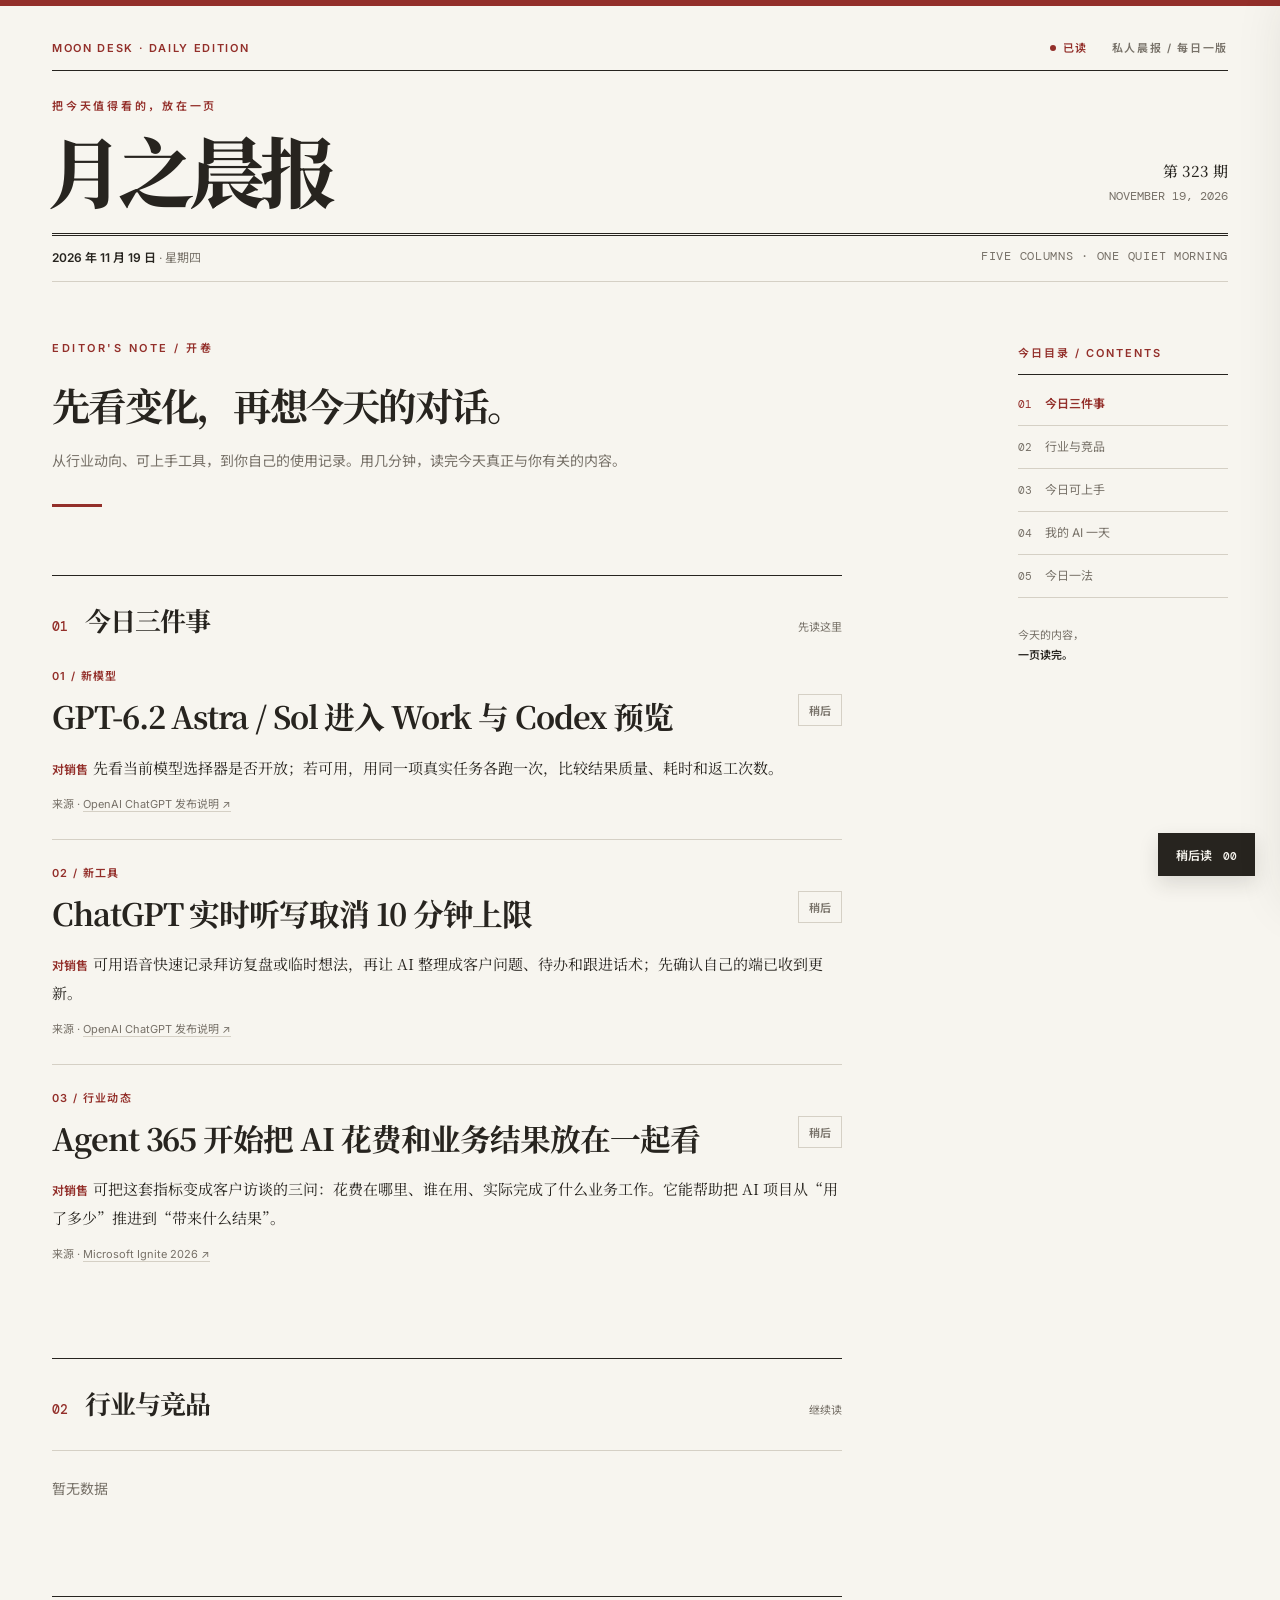
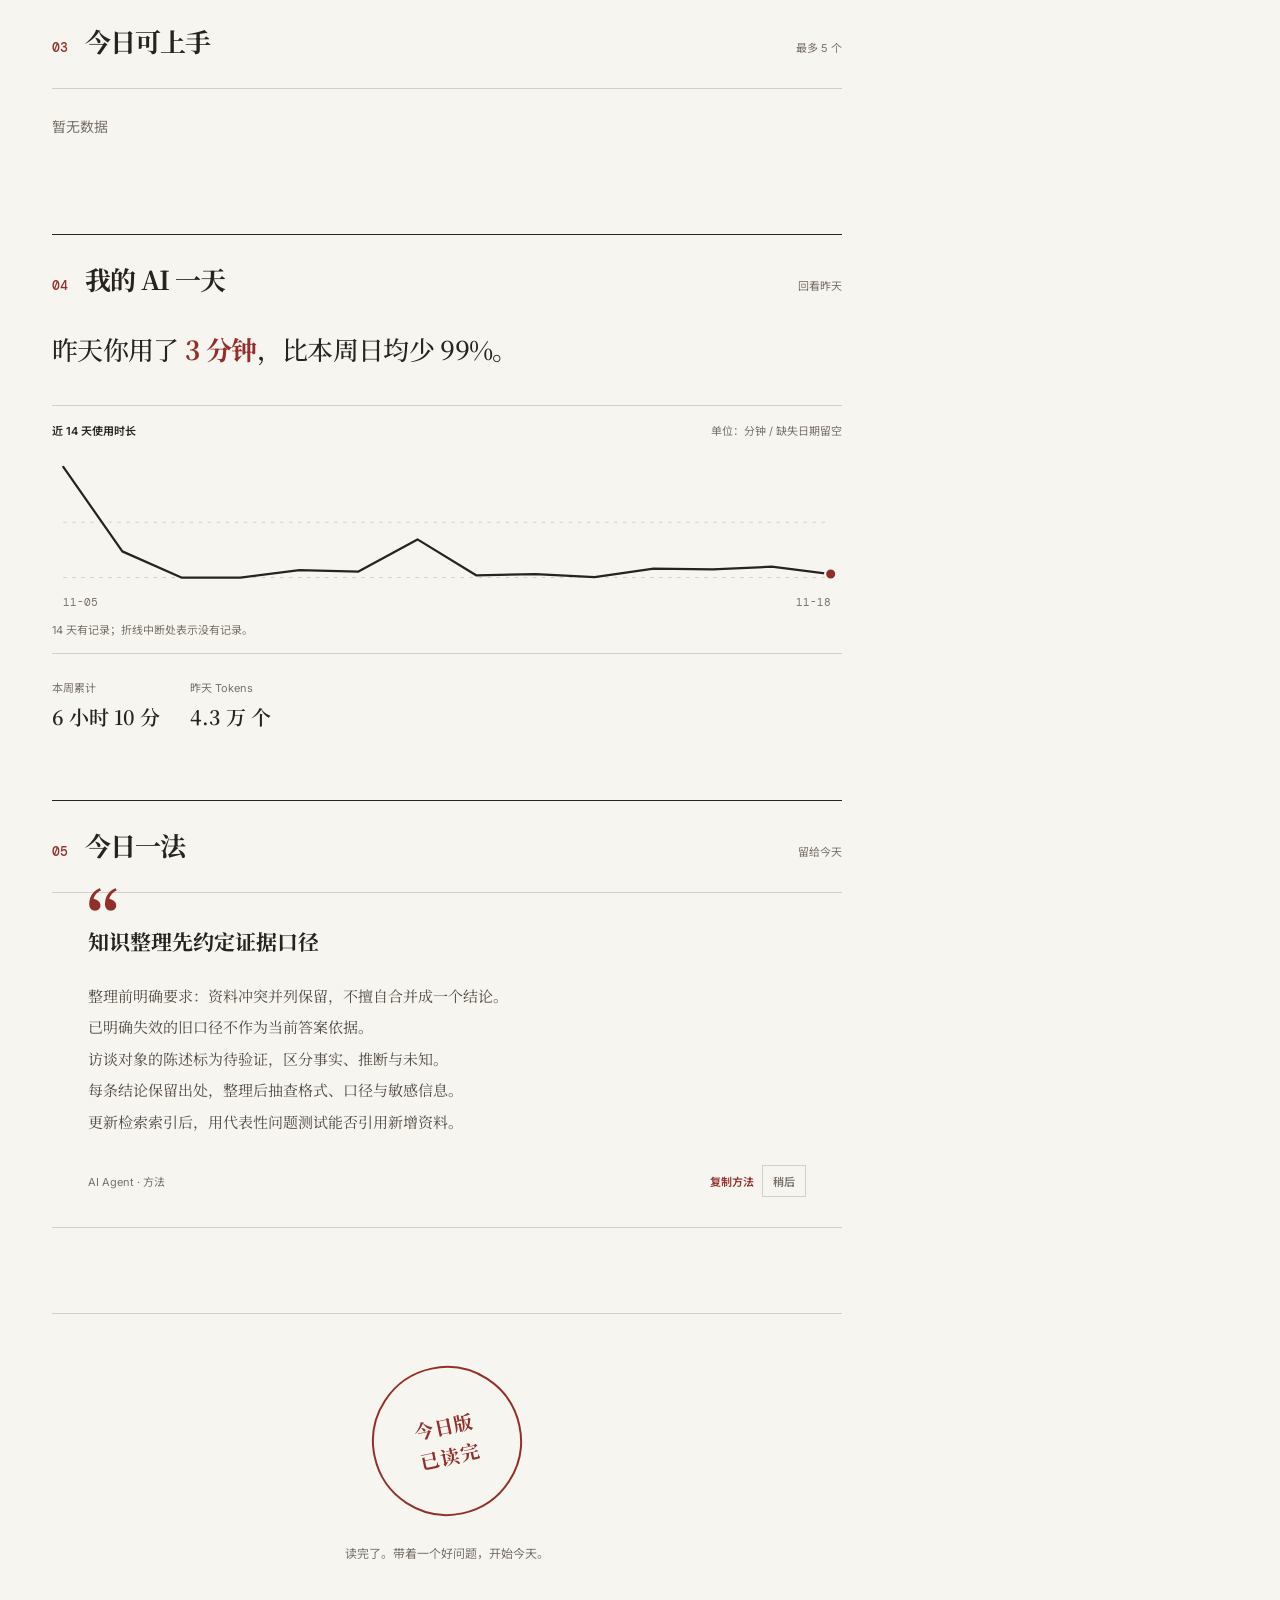
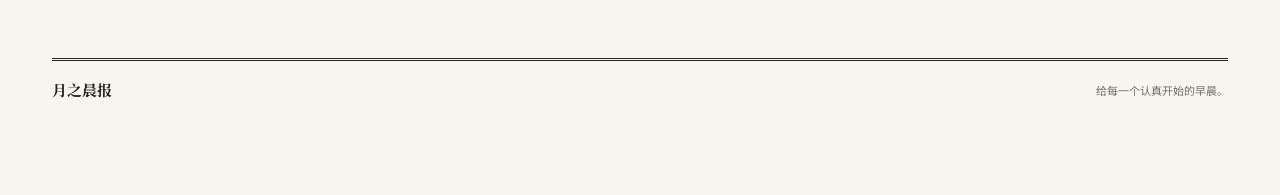
<file: concepts/a/index.html>
<!doctype html>
<html lang="zh-CN">
<head><script>(()=>{const f=window.fetch.bind(window);window.fetch=(u,o)=>f(/(^|\/)picks\.json(\?|$)/.test(String(u))?'https://raw.githubusercontent.com/wzp42406-eng/ai-workbench/picks/picks.json':u,o)})()</script>
  <meta charset="utf-8">
  <meta name="viewport" content="width=device-width, initial-scale=1">
  <meta name="theme-color" content="#f7f5ef">
  <title>[原型] 月之晨报 · 今日版</title>
  <link rel="preconnect" href="https://fonts.googleapis.com">
  <link rel="preconnect" href="https://fonts.gstatic.com" crossorigin>
  <link href="https://fonts.googleapis.com/css2?family=DM+Mono:wght@400;500&family=Inter:wght@400;500;600;700&family=Noto+Sans+SC:wght@400;500;600;700&family=Noto+Serif+SC:wght@400;500;600;700;800&display=swap" rel="stylesheet">
  <style>
    :root{--paper:#f7f5ef;--ink:#27241f;--muted:#777168;--line:#d5d0c5;--soft:#ebe7dd;--red:#932f2a;--red-soft:#f0e4e0;--serif:'Noto Serif SC',Georgia,serif;--sans:Inter,'Noto Sans SC',sans-serif;--mono:'DM Mono',monospace}
    *{box-sizing:border-box}html{scroll-behavior:smooth}body{margin:0;background:var(--paper);color:var(--ink);font-family:var(--sans);-webkit-font-smoothing:antialiased}button,a{font:inherit}button{cursor:pointer}a{color:inherit;text-decoration:none}a:hover{color:var(--red)}:focus-visible{outline:2px solid var(--red);outline-offset:4px}::selection{background:#d6b0a6;color:var(--ink)}
    .topline{height:6px;background:var(--red)}.shell{max-width:1280px;margin:auto;padding:0 52px}.masthead{padding-top:34px}.utility{display:flex;justify-content:space-between;align-items:center;border-bottom:1px solid var(--ink);padding-bottom:13px;font:600 11px/1.5 var(--sans);letter-spacing:.15em;color:var(--muted)}.utility .edition-type{color:var(--red)}.utility-right{display:flex;gap:24px;align-items:center}.read-state{color:var(--red);display:inline-flex;gap:7px;align-items:center}.state-dot{width:6px;height:6px;border-radius:50%;background:currentColor}.brand-row{display:flex;align-items:end;justify-content:space-between;gap:24px;padding:30px 0 23px;border-bottom:3px double var(--ink)}.brand-kicker{font:600 11px/1 var(--sans);letter-spacing:.25em;color:var(--red);margin-bottom:16px}.brand{font:800 clamp(48px,6vw,90px)/1.08 var(--serif);letter-spacing:-.08em;margin:0 0 0 -.06em;white-space:nowrap}.brand-sub{display:flex;flex-direction:column;align-items:flex-end;text-align:right;gap:7px;padding-bottom:6px}.brand-sub strong{font:500 15px/1.3 var(--serif)}.brand-sub span{font:12px/1.4 var(--mono);color:var(--muted)}.datebar{display:flex;justify-content:space-between;gap:20px;padding:12px 0 16px;border-bottom:1px solid var(--line);font-size:12px;color:var(--muted)}.datebar strong{color:var(--ink);font-weight:600}.datebar .right{font-family:var(--mono);letter-spacing:.06em}
    .layout{display:grid;grid-template-columns:minmax(0,790px) minmax(160px,210px);gap:clamp(56px,9vw,120px);align-items:start;justify-content:space-between}.main{min-width:0}.intro{padding:59px 0 68px}.eyebrow{font:600 11px/1.4 var(--sans);letter-spacing:.23em;color:var(--red);text-transform:uppercase}.intro h2{font:700 clamp(29px,3vw,42px)/1.55 var(--serif);letter-spacing:-.045em;margin:18px 0 14px;max-width:690px}.intro p{font:14px/1.9 var(--sans);color:var(--muted);margin:0;max-width:600px}.intro .accent-line{width:50px;height:3px;background:var(--red);margin-top:29px}
    section.paper-section{scroll-margin-top:36px;border-top:1px solid var(--ink);padding:26px 0 69px}.section-head{display:flex;align-items:baseline;gap:17px;margin-bottom:30px}.section-no{font:500 13px var(--mono);color:var(--red)}.section-head h2{font:700 26px/1.35 var(--serif);letter-spacing:-.04em;margin:0}.section-head .aside-note{margin-left:auto;font:11px var(--sans);color:var(--muted)}.story{position:relative;padding:24px 0 25px;border-top:1px solid var(--line)}.story:first-of-type{border-top:0;padding-top:0}.story-kicker{font:600 11px var(--sans);color:var(--red);letter-spacing:.12em;margin-bottom:11px}.story-head{display:flex;justify-content:space-between;align-items:start;gap:18px}.story h3{font:700 20px/1.55 var(--serif);letter-spacing:-.035em;margin:0}.story.feature h3{font-size:clamp(24px,2.4vw,32px);line-height:1.45}.story h3 a:hover{text-decoration:underline;text-decoration-color:var(--red);text-underline-offset:5px}.story p{font:14px/1.86 var(--sans);color:#5e584f;margin:12px 0 0}.story .sales{color:var(--ink);font:15px/1.9 var(--serif);margin-top:15px}.sales strong{color:var(--red);font:600 12px var(--sans);margin-right:5px}.story .source{font:11px/1.6 var(--sans);color:var(--muted);margin-top:14px}.source a{text-decoration:underline;text-decoration-color:var(--line);text-underline-offset:3px}.save-btn{flex:none;border:1px solid var(--line);border-radius:0;background:transparent;color:var(--muted);padding:7px 10px;font:600 11px var(--sans);white-space:nowrap;transition:.18s}.save-btn:hover,.save-btn[aria-pressed=true]{border-color:var(--red);color:var(--red);background:var(--red-soft)}.save-btn[aria-pressed=true]::before{content:'✓ ';font-weight:700}.empty{font:14px/1.7 var(--sans);color:var(--muted);padding:26px 0;border-top:1px solid var(--line)}
    .project{border-top:1px solid var(--line);padding:23px 0 26px}.project:first-of-type{border-top:0;padding-top:0}.project-top{display:flex;justify-content:space-between;gap:16px;align-items:start}.project-number{font:12px var(--mono);color:var(--red);padding-top:7px}.project-main{min-width:0;flex:1}.project h3{font:700 19px/1.5 var(--serif);margin:0;overflow-wrap:anywhere}.project h3 a:hover{text-decoration:underline;text-decoration-color:var(--red);text-underline-offset:4px}.project .desc{font:14px/1.8 var(--sans);color:#5d574f;margin:9px 0 15px}.project-meta{display:flex;gap:8px;flex-wrap:wrap;align-items:center}.meta-pill{display:inline-flex;gap:3px;align-items:center;border:1px solid var(--line);color:var(--muted);padding:4px 7px;font:10px/1.3 var(--sans)}.meta-pill.work{color:var(--red);border-color:#d7ada5}.project .how{margin:17px 0 0;padding-left:13px;border-left:2px solid var(--line);font:12px/1.8 var(--sans);color:var(--muted)}.project .how strong{color:var(--ink);font-weight:600}.project .why{margin:12px 0 0;font:12px/1.8 var(--sans);color:var(--muted)}
    .usage-lede{font:500 clamp(20px,2.2vw,26px)/1.75 var(--serif);letter-spacing:-.025em;margin:2px 0 34px}.usage-lede b{color:var(--red);font-weight:700}.chart-wrap{border-top:1px solid var(--line);border-bottom:1px solid var(--line);padding:16px 0 13px}.chart-head{display:flex;justify-content:space-between;gap:12px;align-items:center;color:var(--muted);font:11px var(--sans)}.chart-head strong{font:600 11px var(--sans);color:var(--ink)}.chart{width:100%;height:155px;display:block;margin:18px 0 4px;overflow:visible}.chart text{font-family:var(--mono);fill:var(--muted);font-size:10px}.chart .grid{stroke:var(--line);stroke-width:1;stroke-dasharray:3 5}.chart .line{stroke:var(--ink);stroke-width:2;fill:none;stroke-linecap:round;stroke-linejoin:round}.chart .dot{fill:var(--red);stroke:var(--paper);stroke-width:2}.chart .missing{stroke:var(--line);stroke-width:1}.chart-note{font:11px/1.7 var(--sans);color:var(--muted);margin:10px 0 0}.usage-mini{display:flex;gap:30px;flex-wrap:wrap;margin-top:25px}.usage-mini div{display:flex;flex-direction:column;gap:7px}.usage-mini span{font:11px var(--sans);color:var(--muted)}.usage-mini strong{font:600 20px var(--serif)}
    .quote-wrap{padding:32px 36px 30px;border-top:1px solid var(--line);border-bottom:1px solid var(--line);position:relative}.quote-wrap::before{content:'“';position:absolute;top:-9px;left:0;color:var(--red);font:700 70px/1 var(--serif)}.quote-wrap h3{font:700 21px/1.55 var(--serif);margin:0 0 22px}.quote-wrap p{white-space:pre-line;font:15px/2.1 var(--serif);margin:0;color:#514b43}.quote-foot{display:flex;justify-content:space-between;gap:12px;align-items:center;margin-top:28px}.quote-foot span{font:11px var(--sans);color:var(--muted)}.quote-actions{display:flex;gap:8px}.quiet-btn{border:0;background:transparent;color:var(--red);padding:6px 0;font:600 11px var(--sans)}.quiet-btn:hover{text-decoration:underline;text-underline-offset:3px}
    .finish{padding:16px 0 85px;text-align:center}.finish-rule{height:1px;background:var(--line);margin-bottom:52px}.stamp{display:inline-flex;align-items:center;justify-content:center;width:150px;height:150px;border:2px solid var(--red);border-radius:50%;color:var(--red);transform:rotate(-12deg);font:700 19px/1.6 var(--serif);letter-spacing:.06em}.finish p{font:12px var(--sans);color:var(--muted);margin-top:28px}.page-footer{border-top:3px double var(--ink);padding:18px 0 95px;display:flex;justify-content:space-between;align-items:center;font:11px var(--sans);color:var(--muted)}.page-footer strong{font-family:var(--serif);color:var(--ink);font-size:15px}
    .toc{position:sticky;top:36px;padding-top:62px}.toc-label{font:600 11px var(--sans);letter-spacing:.18em;color:var(--red);padding-bottom:14px;border-bottom:1px solid var(--ink)}.toc-list{list-style:none;padding:8px 0 0;margin:0}.toc-list li a{display:flex;gap:13px;align-items:baseline;padding:12px 0;border-bottom:1px solid var(--line);font:12px/1.5 var(--sans);color:var(--muted)}.toc-list li a span{font:11px var(--mono)}.toc-list li a.active,.toc-list li a:hover{color:var(--red);font-weight:600}.toc-bottom{margin-top:28px;font:11px/1.8 var(--sans);color:var(--muted)}.toc-bottom b{color:var(--ink);font-weight:600}.mobile-toc{display:none}.progress{position:fixed;top:0;left:0;height:3px;width:0;background:var(--red);z-index:30;pointer-events:none}
    .later-tab{position:fixed;right:25px;bottom:24px;z-index:40;background:var(--ink);color:var(--paper);border:1px solid var(--ink);padding:12px 17px;font:600 12px var(--sans);box-shadow:0 8px 20px #27241f22}.later-tab:hover{background:var(--red);border-color:var(--red)}.later-tab b{font:500 11px var(--mono);margin-left:8px}.drawer-backdrop{position:fixed;inset:0;background:#1b191766;z-index:49;opacity:0;pointer-events:none;transition:opacity .2s}.drawer-backdrop.open{opacity:1;pointer-events:auto}.drawer{position:fixed;right:0;bottom:0;top:0;width:min(440px,100%);background:var(--paper);z-index:50;transform:translateX(105%);transition:transform .25s;display:flex;flex-direction:column;box-shadow:-12px 0 50px #27241f20}.drawer.open{transform:translateX(0)}.drawer-head{padding:26px 28px 22px;border-bottom:1px solid var(--ink);display:flex;justify-content:space-between;align-items:start}.drawer-head span{font:11px var(--sans);color:var(--red);letter-spacing:.14em}.drawer-head h2{font:700 27px var(--serif);margin:5px 0 0}.close-btn{border:0;background:transparent;font:25px/1 var(--sans);color:var(--muted);padding:0 2px}.close-btn:hover{color:var(--red)}.drawer-body{overflow:auto;padding:0 28px 40px;flex:1}.later-item{border-bottom:1px solid var(--line);padding:20px 0}.later-item .kind{font:11px var(--sans);color:var(--red)}.later-item a,.later-title{display:block;margin:7px 0;font:600 17px/1.6 var(--serif)}.later-text{white-space:pre-line;color:var(--muted);font:12px/1.8 var(--sans);margin:8px 0 13px}.later-item .remove{border:0;background:transparent;color:var(--muted);padding:0;font:11px var(--sans)}.later-item .remove:hover{color:var(--red)}.drawer-empty{padding:42px 0;color:var(--muted);font:13px/1.9 var(--sans)}.drawer-foot{padding:16px 28px;border-top:1px solid var(--line);font:11px var(--sans);color:var(--muted)}.toast{position:fixed;left:50%;bottom:28px;transform:translate(-50%,15px);background:var(--ink);color:var(--paper);padding:10px 16px;font:12px var(--sans);opacity:0;pointer-events:none;transition:.2s;z-index:60}.toast.show{opacity:1;transform:translate(-50%,0)}
    @media(max-width:900px){.shell{padding:0 30px}.layout{grid-template-columns:minmax(0,1fr);gap:0}.toc{display:none}.mobile-toc{display:flex;position:sticky;top:0;z-index:20;overflow-x:auto;scrollbar-width:none;background:var(--paper);border-bottom:1px solid var(--line);margin:0 -30px;padding:0 30px;gap:24px}.mobile-toc::-webkit-scrollbar{display:none}.mobile-toc a{white-space:nowrap;flex:none;padding:14px 0 12px;color:var(--muted);font:600 11px var(--sans);border-bottom:2px solid transparent}.mobile-toc a.active{color:var(--red);border-color:var(--red)}section.paper-section{scroll-margin-top:70px}.intro{padding:52px 0 56px}}
    @media(max-width:560px){.shell{padding:0 22px}.masthead{padding-top:20px}.utility{font-size:10px}.utility-right{gap:12px}.brand-row{padding:27px 0 21px;display:block}.brand{font-size:clamp(45px,13vw,65px)}.brand-kicker{font-size:10px;margin-bottom:12px}.brand-sub{flex-direction:row;align-items:baseline;justify-content:space-between;padding:18px 0 0;text-align:left}.brand-sub strong{font-size:13px}.brand-sub span{font-size:10px}.datebar{font-size:10px;gap:8px}.datebar .right{display:none}.mobile-toc{margin:0 -22px;padding:0 22px;gap:19px}.intro{padding:43px 0 49px}.intro h2{font-size:27px;line-height:1.55;margin-top:15px}.intro p{font-size:12px}.section-head{gap:12px;margin-bottom:24px}.section-head h2{font-size:22px}.section-head .aside-note{font-size:10px}.story-head{gap:10px}.story.feature h3{font-size:23px}.story h3{font-size:18px}.story .sales{font-size:14px}.save-btn{padding:6px 7px;font-size:10px}.project-top{gap:9px}.project-number{font-size:10px}.project h3{font-size:16px}.project .desc{font-size:13px}.project .how{font-size:11px}.quote-wrap{padding:29px 12px 28px 23px}.quote-wrap::before{font-size:54px}.quote-wrap h3{font-size:19px}.quote-wrap p{font-size:14px}.quote-foot{align-items:start;flex-direction:column}.usage-lede{font-size:20px}.chart{height:130px}.later-tab{right:14px;bottom:14px}.finish{padding-bottom:48px}.page-footer{padding-bottom:85px}}
    @media(prefers-reduced-motion:reduce){html{scroll-behavior:auto}*,*::before,*::after{transition-duration:.01ms!important;animation-duration:.01ms!important}}
  </style>
</head>
<body>
  <div class="progress" id="progress"></div><div class="topline"></div>
  <div class="shell">
    <header class="masthead" id="top">
      <div class="utility"><span class="edition-type">MOON DESK · DAILY EDITION</span><div class="utility-right"><span id="read-state" class="read-state"><i class="state-dot"></i>未读</span><span>私人晨报 / 每日一版</span></div></div>
      <div class="brand-row"><div><div class="brand-kicker">把今天值得看的，放在一页</div><h1 class="brand">月之晨报</h1></div><div class="brand-sub"><strong id="issue">第 — 期</strong><span id="date-english">—</span></div></div>
      <div class="datebar"><span><strong id="date-zh">—</strong><span id="weekday"> · —</span></span><span class="right">FIVE COLUMNS · ONE QUIET MORNING</span></div>
    </header>
    <nav class="mobile-toc" aria-label="今日目录"><a href="#s1">01 三件事</a><a href="#s2">02 行业与竞品</a><a href="#s3">03 可上手</a><a href="#s4">04 AI 一天</a><a href="#s5">05 今日一法</a></nav>
    <div class="layout"><main class="main">
      <div class="intro"><div class="eyebrow">EDITOR'S NOTE / 开卷</div><h2>先看变化，再想今天的对话。</h2><p>从行业动向、可上手工具，到你自己的使用记录。用几分钟，读完今天真正与你有关的内容。</p><div class="accent-line"></div></div>
      <section class="paper-section" id="s1"><div class="section-head"><span class="section-no">01</span><h2>今日三件事</h2><span class="aside-note">先读这里</span></div><div id="top-stories"><div class="empty">正在排版…</div></div></section>
      <section class="paper-section" id="s2"><div class="section-head"><span class="section-no">02</span><h2>行业与竞品</h2><span class="aside-note">继续读</span></div><div id="more-stories"><div class="empty">正在排版…</div></div></section>
      <section class="paper-section" id="s3"><div class="section-head"><span class="section-no">03</span><h2>今日可上手</h2><span class="aside-note">最多 5 个</span></div><div id="projects"><div class="empty">正在排版…</div></div></section>
      <section class="paper-section" id="s4"><div class="section-head"><span class="section-no">04</span><h2>我的 AI 一天</h2><span class="aside-note">回看昨天</span></div><div id="usage"><div class="empty">正在排版…</div></div></section>
      <section class="paper-section" id="s5"><div class="section-head"><span class="section-no">05</span><h2>今日一法</h2><span class="aside-note">留给今天</span></div><div id="method"><div class="empty">正在排版…</div></div></section>
      <div class="finish" id="finish"><div class="finish-rule"></div><div class="stamp">今日版<br>已读完</div><p>读完了。带着一个好问题，开始今天。</p></div>
    </main><aside class="toc" aria-label="今日目录"><div class="toc-label">今日目录 / CONTENTS</div><ol class="toc-list"><li><a href="#s1"><span>01</span>今日三件事</a></li><li><a href="#s2"><span>02</span>行业与竞品</a></li><li><a href="#s3"><span>03</span>今日可上手</a></li><li><a href="#s4"><span>04</span>我的 AI 一天</a></li><li><a href="#s5"><span>05</span>今日一法</a></li></ol><div class="toc-bottom">今天的内容，<br><b>一页读完。</b></div></aside></div>
    <footer class="page-footer"><strong>月之晨报</strong><span>给每一个认真开始的早晨。</span></footer>
  </div>
  <button id="later-tab" class="later-tab" type="button" aria-label="打开稍后读">稍后读 <b id="later-count">00</b></button>
  <div class="drawer-backdrop" id="drawer-backdrop"></div><aside class="drawer" id="drawer" role="dialog" aria-modal="true" aria-labelledby="drawer-title" aria-hidden="true"><div class="drawer-head"><div><span>PERSONAL READING LIST</span><h2 id="drawer-title">稍后读</h2></div><button class="close-btn" id="drawer-close" type="button" aria-label="关闭稍后读">×</button></div><div class="drawer-body" id="drawer-body"></div><div class="drawer-foot">仅保存在这台浏览器的原型中</div></aside>
  <div class="toast" id="toast" role="status" aria-live="polite"></div>
  <script>
  (() => {
    'use strict';
    const DATA_BASE = '../../';
    const KEYS = { later: 'proto-later', read: 'proto-read' };
    const $ = (selector) => document.querySelector(selector);
    const escapeHtml = (value) => String(value ?? '').replace(/[&<>"']/g, ch => ({'&':'&amp;','<':'&lt;','>':'&gt;','"':'&quot;',"'":'&#39;'}[ch]));
    const personal = (value) => String(value ?? '').replace(/Peter/g, '你');
    const safeUrl = (value) => { try { const u = new URL(value); return /^https?:$/.test(u.protocol) ? u.href : ''; } catch { return ''; } };
    const linkAttrs = (url) => `href="${escapeHtml(safeUrl(url) || '#')}" target="_blank" rel="noopener"`;
    const readJson = (key, fallback) => { try { const v = JSON.parse(localStorage.getItem(key)); return v ?? fallback; } catch { return fallback; } };
    const saveJson = (key, value) => { try { localStorage.setItem(key, JSON.stringify(value)); } catch {} };
    const later = new Map((Array.isArray(readJson(KEYS.later, [])) ? readJson(KEYS.later, []) : []).filter(x => x && typeof x.id === 'string').map(x => [x.id, x]));
    let editionDate = new Date().toLocaleDateString('en-CA', {timeZone:'Asia/Shanghai'});
    let toastTimer;
    function toast(message){const el=$('#toast');el.textContent=message;el.classList.add('show');clearTimeout(toastTimer);toastTimer=setTimeout(()=>el.classList.remove('show'),2000)}
    function dateOnly(value){if(!value)return '';const d=new Date(value);return Number.isNaN(d.getTime()) ? String(value).slice(0,10) : new Intl.DateTimeFormat('en-CA',{timeZone:'Asia/Shanghai',year:'numeric',month:'2-digit',day:'2-digit'}).format(d).replace(/\//g,'-')}
    function dayNumber(date){const start=new Date(`${date.slice(0,4)}-01-01T00:00:00Z`);const now=new Date(`${date}T00:00:00Z`);return Math.floor((now-start)/86400000)+1}
    function offsetDate(date,days){const d=new Date(`${date}T12:00:00Z`);d.setUTCDate(d.getUTCDate()+days);return d.toISOString().slice(0,10)}
    function shortDuration(minutes){const n=Math.round(Number(minutes)||0);const h=Math.floor(n/60),m=n%60;return h ? `${h} 小时${m ? ` ${m} 分` : ''}` : `${m} 分钟`}
    function compactNumber(n){const x=Number(n)||0;return x>=10000?`${(x/10000).toFixed(x>=100000?0:1).replace(/\.0$/,'')} 万`:new Intl.NumberFormat('zh-CN').format(x)}
    function setEdition(date){editionDate=/^\d{4}-\d{2}-\d{2}$/.test(date)?date:editionDate;const d=new Date(`${editionDate}T12:00:00Z`);$('#issue').textContent=`第 ${String(dayNumber(editionDate)).padStart(3,'0')} 期`;$('#date-english').textContent=new Intl.DateTimeFormat('en-US',{year:'numeric',month:'long',day:'2-digit',timeZone:'UTC'}).format(d).toUpperCase();$('#date-zh').textContent=`${d.getUTCFullYear()} 年 ${d.getUTCMonth()+1} 月 ${d.getUTCDate()} 日`;$('#weekday').textContent=` · 星期${'日一二三四五六'[d.getUTCDay()]}`;updateReadState()}
    function updateReadState(){const read=readJson(KEYS.read,{});const done=!!read[editionDate];$('#read-state').innerHTML=`<i class="state-dot"></i>${done?'已读':'未读'}`}
    function markRead(){const read=readJson(KEYS.read,{});if(read[editionDate])return;read[editionDate]=true;saveJson(KEYS.read,read);updateReadState()}
    function saveButton(item){return `<button class="save-btn" type="button" data-save="${escapeHtml(item.id)}" aria-pressed="${later.has(item.id)}">${later.has(item.id)?'已加入':'稍后'}</button>`}
    const available=new Map();
    function register(item){available.set(item.id,item);return saveButton(item)}
    function syncSaved(){document.querySelectorAll('[data-save]').forEach(btn=>{const saved=later.has(btn.dataset.save);btn.setAttribute('aria-pressed',String(saved));btn.textContent=saved?'已加入':'稍后'});$('#later-count').textContent=String(later.size).padStart(2,'0');renderDrawer()}
    function renderDrawer(){const list=[...later.values()];$('#drawer-body').innerHTML=list.length?list.map(item=>`<article class="later-item"><div class="kind">${escapeHtml(item.kind)}</div>${safeUrl(item.url)?`<a ${linkAttrs(item.url)}>${escapeHtml(personal(item.title))} ↗</a>`:`<div class="later-title">${escapeHtml(personal(item.title))}</div>`}${item.text?`<p class="later-text">${escapeHtml(personal(item.text))}</p>`:''}<button class="remove" type="button" data-remove="${escapeHtml(item.id)}">移出稍后读</button></article>`).join(''):'<div class="drawer-empty">这里还是空的。<br>遇到想细读的内容，点一下「稍后」。</div>'}
    function storyHtml(item,featured,index){const record={id:`brief:${item.url||item.title}`,kind:item.tag||'简报',title:item.title,url:item.url};const source=item.source?`<div class="source">来源 · <a ${linkAttrs(item.url)}>${escapeHtml(item.source)} ↗</a></div>`:'';return `<article class="story ${featured?'feature':''}"><div class="story-kicker">${String(index).padStart(2,'0')} / ${escapeHtml(item.tag||'简报')}</div><div class="story-head"><h3><a ${linkAttrs(item.url)}>${escapeHtml(personal(item.title))}</a></h3>${register(record)}</div>${!featured&&item.summary?`<p>${escapeHtml(personal(item.summary))}</p>`:''}<div class="sales"><strong>对销售</strong>${escapeHtml(personal(item.why||'暂无说明'))}</div>${source}</article>`}
    function renderBrief(data){if(!data||!Array.isArray(data.items)){['#top-stories','#more-stories'].forEach(s=>$(s).innerHTML='<div class="empty">暂无数据</div>');return}const sorted=[...data.items].sort((a,b)=>({竞品:0,'AI+BI':1,行业:2,客户行业:3}[a.tag]??4)-({竞品:0,'AI+BI':1,行业:2,客户行业:3}[b.tag]??4));const first=sorted.slice(0,3),rest=sorted.slice(3);$('#top-stories').innerHTML=first.length?first.map((x,i)=>storyHtml(x,true,i+1)).join(''):'<div class="empty">暂无数据</div>';$('#more-stories').innerHTML=rest.length?rest.map((x,i)=>storyHtml(x,false,i+1)).join(''):'<div class="empty">暂无数据</div>'}
    function projectHtml(item,index){const ai=item.ai||{};const record={id:`pick:${item.url||item.name}`,kind:'开源项目',title:item.name,url:item.url};const fit=Math.min(5,Math.max(1,Number(ai.fit)||1));const why=ai.why?`<p class="why">与你有关 · ${escapeHtml(personal(ai.why))}</p>`:'';const how=ai.how||ai.setup||'查看项目说明';return `<article class="project"><div class="project-top"><span class="project-number">${String(index).padStart(2,'0')}</span><div class="project-main"><h3><a ${linkAttrs(item.url)}>${escapeHtml(personal(item.name))} ↗</a></h3><p class="desc">${escapeHtml(personal(ai.zh||ai.what||item.desc||'暂无介绍'))}</p><div class="project-meta"><span class="meta-pill">适合度 ${fit}/5</span>${item.track==='work'?'<span class="meta-pill work">工作相关</span>':''}<span class="meta-pill">★ ${compactNumber(item.stars)} 星</span>${item.growth?.per_day?`<span class="meta-pill">日增约 ${compactNumber(item.growth.per_day)} 星</span>`:''}</div><p class="how"><strong>上手：</strong>${escapeHtml(personal(how))}</p>${why}</div>${register(record)}</div></article>`}
    function renderPicks(data){if(!data||!Array.isArray(data.items)){$('#projects').innerHTML='<div class="empty">暂无数据</div>';return}const items=data.items.filter(x=>dateOnly(x.picked)===editionDate&&Number(x.ai?.fit)>1).sort((a,b)=>Number(b.ai?.fit)-Number(a.ai?.fit)||Number(b.growth?.per_day||0)-Number(a.growth?.per_day||0)).slice(0,5);$('#projects').innerHTML=items.length?items.map((x,i)=>projectHtml(x,i+1)).join(''):'<div class="empty">暂无数据</div>'}
    function weekAverage(data){const from=data?.periods?.week?.from;const total=Number(data?.periods?.week?.total?.minutes);if(!from||!Number.isFinite(total))return null;const span=Math.max(1,Math.floor((new Date(`${editionDate}T00:00:00Z`)-new Date(`${from}T00:00:00Z`))/86400000)+1);return total/span}
    function chartSvg(days){const width=700,height=134,left=10,right=10,top=8,bottom=28,plotH=height-top-bottom;const values=days.map(x=>x?.total?.minutes==null?null:Number(x.total.minutes));const max=Math.max(60,...values.filter(Number.isFinite));const px=i=>left+i*(width-left-right)/(days.length-1);const py=v=>top+plotH-(v/max)*plotH;let segments=[],current=[];values.forEach((v,i)=>{if(v==null||!Number.isFinite(v)){if(current.length){segments.push(current);current=[]}}else current.push([px(i),py(v)])});if(current.length)segments.push(current);const lines=segments.map(s=>s.length>1?`<polyline class="line" points="${s.map(p=>p.join(',')).join(' ')}"/>`:`<circle class="dot" cx="${s[0][0]}" cy="${s[0][1]}" r="3"/>`).join('');const missing=values.map((v,i)=>v==null?`<path class="missing" d="M ${px(i)-3} ${top+plotH} l 6 0"/>`:'').join('');const last=values[values.length-1];return `<svg class="chart" viewBox="0 0 ${width} ${height}" role="img" aria-label="近十四天 AI 使用时长折线图，缺失日期留空"><line class="grid" x1="${left}" y1="${top+plotH}" x2="${width-right}" y2="${top+plotH}"/><line class="grid" x1="${left}" y1="${py(max/2)}" x2="${width-right}" y2="${py(max/2)}"/>${lines}${missing}${last!=null?`<circle class="dot" cx="${px(13)}" cy="${py(last)}" r="5"/>`:''}<text x="${left}" y="${height-3}">${days[0]?.date?.slice(5)||''}</text><text x="${width-right}" y="${height-3}" text-anchor="end">${days[13]?.date?.slice(5)||''}</text></svg>`}
    function renderUsage(data){if(!data||!Array.isArray(data.daily)){$('#usage').innerHTML='<div class="empty">暂无数据</div>';return}const yesterday=offsetDate(editionDate,-1);const byDate=new Map(data.daily.map(x=>[x.date,x]));const prev=byDate.get(yesterday);const minutes=prev?.total?.minutes;const avg=weekAverage(data);let sentence;if(minutes==null){sentence='昨天没有使用记录。留白，也值得被如实记下。'}else{const compare=avg&&avg>0?Math.round((minutes/avg-1)*100):null;const comparison=compare==null?'':compare===0?'，与本周日均接近':`，比本周日均${compare>0?'多':'少'} ${Math.abs(compare)}%`;sentence=`昨天你用了 <b>${shortDuration(minutes)}</b>${comparison}。`}const dates=Array.from({length:14},(_,i)=>offsetDate(yesterday,i-13));const days=dates.map(date=>byDate.get(date)||{date,total:null});const known=days.filter(x=>x.total?.minutes!=null).length;const week=data.periods?.week?.total?.minutes;const token=prev?.total?.tokens;$('#usage').innerHTML=`<p class="usage-lede">${sentence}</p><div class="chart-wrap"><div class="chart-head"><strong>近 14 天使用时长</strong><span>单位：分钟 / 缺失日期留空</span></div>${chartSvg(days)}<p class="chart-note">${known} 天有记录；折线中断处表示没有记录。</p></div><div class="usage-mini">${Number.isFinite(Number(week))?`<div><span>本周累计</span><strong>${shortDuration(week)}</strong></div>`:''}${token!=null?`<div><span>昨天 Tokens</span><strong>${compactNumber(token)} 个</strong></div>`:''}</div>`}
    function readOwnPlaybook(){const raw=readJson('wb-playbook',{});return Array.isArray(raw?.items)?raw.items:[]}
    function renderMethod(data){const library=Array.isArray(data?.items)?data.items:[];const all=[...library,...readOwnPlaybook()].filter(x=>x&&x.title&&x.text);if(!all.length){$('#method').innerHTML='<div class="empty">暂无数据</div>';return}const index=(dayNumber(editionDate)-1)%all.length;const item=all[index];const record={id:`method:${item.id||item.title}`,kind:'方法',title:item.title,text:item.text,url:''};$('#method').innerHTML=`<div class="quote-wrap"><h3>${escapeHtml(personal(item.title))}</h3><p>${escapeHtml(personal(item.text))}</p><div class="quote-foot"><span>${escapeHtml(item.category||'方法库')} · ${item.kind==='checklist'?'清单':'方法'}</span><div class="quote-actions"><button class="quiet-btn" type="button" id="copy-method">复制方法</button>${register(record)}</div></div></div>`;$('#copy-method').addEventListener('click',async()=>{try{await navigator.clipboard.writeText(`${personal(item.title)}\n\n${personal(item.text)}`);toast('已复制方法')}catch{toast('复制失败，请手动选择文字')}})}
    function openDrawer(){renderDrawer();$('#drawer').classList.add('open');$('#drawer-backdrop').classList.add('open');$('#drawer').setAttribute('aria-hidden','false');document.body.style.overflow='hidden';$('#drawer-close').focus()}
    function closeDrawer(){if(!$('#drawer').classList.contains('open'))return;$('#drawer').classList.remove('open');$('#drawer-backdrop').classList.remove('open');$('#drawer').setAttribute('aria-hidden','true');document.body.style.overflow='';$('#later-tab').focus()}
    document.addEventListener('click',e=>{const btn=e.target.closest('[data-save]');if(btn){const id=btn.dataset.save;if(later.has(id)){later.delete(id);toast('已移出稍后读')}else{const item=available.get(id);if(!item)return;later.set(id,item);toast('已加入稍后读')}saveJson(KEYS.later,[...later.values()]);syncSaved()}const remove=e.target.closest('[data-remove]');if(remove){later.delete(remove.dataset.remove);saveJson(KEYS.later,[...later.values()]);syncSaved();toast('已移出稍后读')}});
    $('#later-tab').addEventListener('click',openDrawer);$('#drawer-close').addEventListener('click',closeDrawer);$('#drawer-backdrop').addEventListener('click',closeDrawer);document.addEventListener('keydown',e=>{if(e.key==='Escape')closeDrawer()});
    const navLinks=[...document.querySelectorAll('.toc a,.mobile-toc a')];const sectionIds=['s1','s2','s3','s4','s5'];function updateScroll(){const h=document.documentElement;$('#progress').style.width=`${Math.min(100,100*window.scrollY/Math.max(1,h.scrollHeight-innerHeight))}%`;let active='s1';for(const id of sectionIds){if(document.getElementById(id).getBoundingClientRect().top<=innerHeight*.28)active=id}navLinks.forEach(a=>a.classList.toggle('active',a.getAttribute('href')===`#${active}`))}window.addEventListener('scroll',updateScroll,{passive:true});window.addEventListener('resize',updateScroll);
    const finishObserver=new IntersectionObserver(entries=>{if(entries.some(x=>x.isIntersecting))markRead()},{threshold:.35});finishObserver.observe($('#finish'));
    async function getFile(name){try{const res=await fetch(DATA_BASE+name,{cache:'no-store'});if(!res.ok)throw new Error(String(res.status));return await res.json()}catch{return null}}
    async function init(){const [brief,picks,usage,playbook]=await Promise.all(['brief.json','picks.json','data.json','playbook.json'].map(getFile));setEdition(brief?.date||editionDate);renderBrief(brief);renderPicks(picks);renderUsage(usage);renderMethod(playbook);syncSaved();updateScroll()}init();
  })();
  </script>
</body>
</html>
</file>
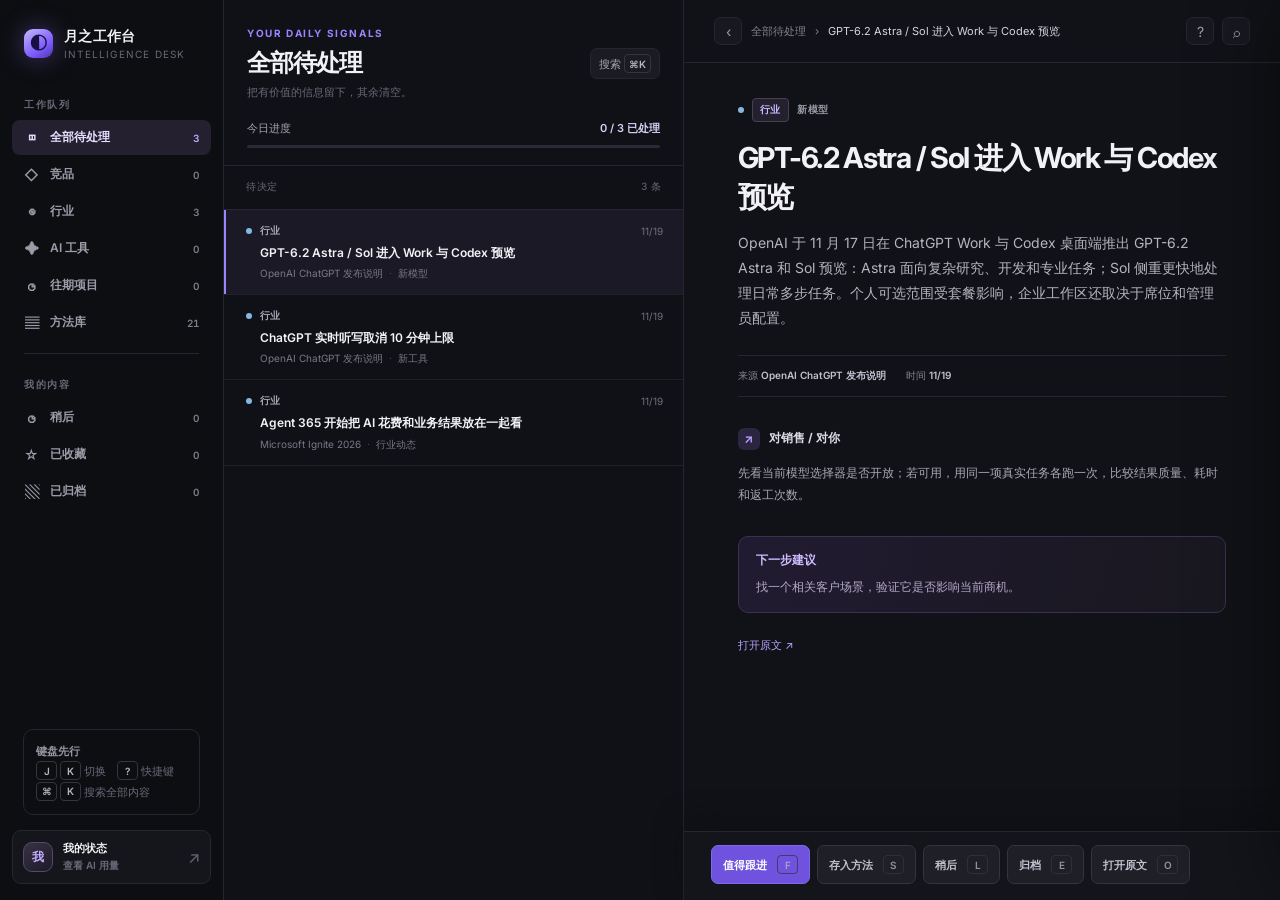
<file: concepts/b/index.html>
<!doctype html>
<html lang="zh-CN">
<head><script>(()=>{const f=window.fetch.bind(window);window.fetch=(u,o)=>f(/(^|\/)picks\.json(\?|$)/.test(String(u))?'https://raw.githubusercontent.com/wzp42406-eng/ai-workbench/picks/picks.json':u,o)})()</script>
  <meta charset="utf-8">
  <meta name="viewport" content="width=device-width, initial-scale=1">
  <meta name="color-scheme" content="dark">
  <title>[原型] 月之工作台 · 情报分拣台</title>
  <link rel="preconnect" href="https://fonts.googleapis.com">
  <link rel="preconnect" href="https://fonts.gstatic.com" crossorigin>
  <link href="https://fonts.googleapis.com/css2?family=Inter:wght@400;500;600;700;800&display=swap" rel="stylesheet">
  <style>
    :root{--bg:#0b0c10;--panel:#111217;--panel2:#15161d;--line:#252630;--line2:#30313b;--text:#f2f1f6;--muted:#9697a5;--dim:#676977;--purple:#9d83ff;--purple2:#6e53e5;--purpleWash:#9d83ff18;--green:#70d9a2;--amber:#e6b979;--blue:#83b8ee}
    *{box-sizing:border-box}html,body{margin:0;min-height:100%;background:var(--bg);color:var(--text);font-family:Inter,"Noto Sans SC","PingFang SC","Microsoft YaHei",sans-serif}button,input{font:inherit}button{cursor:pointer}button:focus-visible,a:focus-visible,input:focus-visible{outline:2px solid var(--purple);outline-offset:2px}a{color:inherit;text-decoration:none}::selection{background:#7960d7;color:#fff}
    .app{height:100dvh;min-height:590px;display:grid;grid-template-columns:224px minmax(330px,460px) minmax(0,1fr);overflow:hidden}.sidebar,.queue,.detail{min-height:0}.sidebar{display:flex;flex-direction:column;background:#0d0e12;border-right:1px solid var(--line);padding:24px 12px 16px}.brand{display:flex;gap:11px;align-items:center;padding:3px 12px 27px}.brand-mark{width:29px;height:29px;border-radius:9px;background:linear-gradient(145deg,#c6b7ff,#7756fb 68%,#4c38a3);box-shadow:0 0 24px #8a70ed66;display:grid;place-items:center;color:#180f42;font-size:17px;font-weight:800}.brand-name{font-size:14px;font-weight:700;letter-spacing:.02em}.brand-small{font-size:10px;color:var(--dim);letter-spacing:.12em;margin-top:2px}.nav-label{color:var(--dim);font-size:10px;font-weight:700;letter-spacing:.16em;padding:11px 12px 8px}.nav{display:flex;flex-direction:column;gap:2px}.nav button{display:flex;align-items:center;gap:11px;width:100%;border:0;background:transparent;color:#9b9ca9;text-align:left;border-radius:8px;padding:9px 12px;font-size:12px;font-weight:600;white-space:nowrap}.nav button:hover{background:#1b1b24;color:var(--text)}.nav button.active{background:#24202f;color:#e4dfff}.nav .icon{width:15px;text-align:center;font-size:14px;line-height:1}.nav .count{margin-left:auto;font-size:10px;color:#7c7d8d;font-variant-numeric:tabular-nums}.nav button.active .count{color:#bcaeff}.nav-sep{height:1px;background:var(--line);margin:13px 12px}.side-bottom{margin-top:auto}.side-help{margin:0 11px 15px;border:1px solid var(--line);border-radius:10px;padding:12px;color:var(--dim);font-size:11px;line-height:1.8}.side-help strong{color:var(--muted);font-weight:600}.key{display:inline-flex;align-items:center;justify-content:center;min-width:21px;height:19px;border:1px solid #343540;border-radius:4px;padding:0 4px;color:#b7b8c4;font-size:10px;line-height:1;font-weight:600}.profile{width:100%;border:1px solid var(--line);background:#15161b;color:var(--text);padding:10px;border-radius:9px;display:flex;gap:10px;align-items:center;text-align:left}.profile:hover{border-color:#595170}.avatar{width:30px;height:30px;background:linear-gradient(145deg,#383144,#1d1b27);border:1px solid #554969;border-radius:9px;display:grid;place-items:center;color:#c3aeff;font-size:12px;font-weight:700}.profile span:nth-child(2){flex:1;font-size:11px;font-weight:600}.profile small{display:block;color:var(--dim);font-size:10px;margin-top:3px}.profile .arrow{color:var(--dim)}
    .queue{display:flex;flex-direction:column;border-right:1px solid var(--line);background:#101116}.queue-head{padding:27px 23px 17px;border-bottom:1px solid var(--line);flex:none}.eyebrow{color:var(--purple);font-size:10px;font-weight:700;letter-spacing:.16em}.head-line{display:flex;align-items:center;justify-content:space-between;margin:9px 0 5px}.head-line h1{margin:0;font-size:24px;letter-spacing:-.04em;line-height:1.2}.head-tools{display:flex;gap:6px}.head-action{border:1px solid var(--line);background:#1b1c23;color:#a7a7b4;border-radius:7px;padding:5px 8px;font-size:11px}.head-action:hover{color:#fff;border-color:#665a83}.mobile-usage{display:none}.subhead{color:var(--dim);font-size:11px;line-height:1.5}.progress-line{display:flex;justify-content:space-between;color:#a5a5b0;font-size:11px;margin-top:20px}.progress-line strong{color:#d8d1f7;font-weight:600}.progress-track{height:3px;background:#2b2935;border-radius:4px;overflow:hidden;margin-top:9px}.progress-fill{height:100%;width:0;background:linear-gradient(90deg,#7355e8,#b19aff);transition:width .3s}.mobile-tabs{display:none}.list-toolbar{height:44px;flex:none;display:flex;align-items:center;justify-content:space-between;padding:0 22px;border-bottom:1px solid var(--line);font-size:10px;color:var(--dim);letter-spacing:.05em}.toolbar-right{font-variant-numeric:tabular-nums}.list{overflow-y:auto;flex:1;scrollbar-color:#34343d transparent}.group-label{position:sticky;top:0;z-index:1;background:#121319;border-bottom:1px solid #24242c;padding:10px 22px;color:#878895;font-size:10px;font-weight:700;letter-spacing:.1em}.row{width:100%;border:0;border-bottom:1px solid #202127;background:transparent;color:inherit;text-align:left;padding:14px 20px 13px 22px;display:block;position:relative;min-height:76px}.row:hover{background:#191922}.row.selected{background:#1b1926;box-shadow:inset 2px 0 var(--purple)}.row.processed{opacity:.45}.row-top{display:flex;align-items:center;gap:8px;margin-bottom:6px}.dot{width:6px;height:6px;flex:none;border-radius:50%;background:var(--purple)}.dot.competition{background:#e6a988}.dot.industry{background:#86b8df}.dot.github{background:#a78aff}.dot.news{background:#7cd1ab}.dot.method{background:#e8c477}.row-type{font-size:10px;color:#a5a4b4;font-weight:600}.row-time{margin-left:auto;color:#6f707d;font-size:10px;white-space:nowrap}.row-title{font-size:12px;font-weight:600;line-height:1.45;overflow:hidden;text-overflow:ellipsis;white-space:nowrap;padding-left:14px}.row-meta{padding-left:14px;color:#777987;font-size:10px;display:flex;gap:6px;margin-top:6px;white-space:nowrap;overflow:hidden}.row-meta span{overflow:hidden;text-overflow:ellipsis}.row-meta .sep{color:#444650}.row-status{color:var(--purple);font-size:10px;margin-left:auto}.empty{min-height:100%;display:flex;align-items:center;justify-content:center;flex-direction:column;text-align:center;padding:34px;color:var(--muted)}.empty-orbit{width:86px;height:86px;border:1px solid #47404f;border-radius:50%;display:grid;place-items:center;margin-bottom:21px;box-shadow:0 0 0 12px #1a1820,0 0 0 13px #292534;position:relative}.empty-orbit:before{content:"";position:absolute;width:8px;height:8px;border-radius:50%;background:var(--purple);top:3px;right:12px;box-shadow:0 0 18px var(--purple)}.empty-orbit svg{width:34px;stroke:#b59dff;fill:none;stroke-width:1.6}.empty h3{font-size:15px;color:var(--text);margin:0 0 8px}.empty p{font-size:11px;line-height:1.7;margin:0;max-width:230px}.empty button{margin-top:18px;background:#24202f;border:1px solid #45385f;border-radius:7px;color:#d3c5ff;padding:9px 13px;font-size:11px}
    .detail{display:flex;flex-direction:column;background:#111217;position:relative}.detail-top{height:63px;flex:none;border-bottom:1px solid var(--line);display:flex;align-items:center;justify-content:space-between;padding:0 30px;color:#80818e;font-size:11px}.breadcrumb{display:flex;align-items:center;gap:9px;min-width:0}.breadcrumb span:last-child{color:#d7d4e1;overflow:hidden;text-overflow:ellipsis;white-space:nowrap;max-width:320px}.top-tools{display:flex;gap:8px}.icon-button{border:1px solid var(--line);background:#181920;color:#9d9daa;border-radius:7px;width:28px;height:28px;display:grid;place-items:center;font-size:14px}.icon-button:hover{border-color:#716389;color:#fff}.detail-scroll{overflow-y:auto;flex:1;padding:35px clamp(24px,4.2vw,70px) 130px;scrollbar-color:#34343d transparent}.detail-content{max-width:770px;margin:auto}.tag-line{display:flex;align-items:center;gap:8px;color:#9a9aa7;font-size:10px;font-weight:600;letter-spacing:.06em}.tag-chip{border:1px solid #454052;background:#24202e;color:#c7b9ff;border-radius:4px;padding:4px 7px}.detail-title{font-size:clamp(24px,2.25vw,34px);line-height:1.35;letter-spacing:-.045em;margin:17px 0 13px;font-weight:700}.detail-lede{font-size:14px;color:#b5b4c0;line-height:1.8;max-width:690px;margin:0 0 24px}.info-strip{display:flex;gap:20px;flex-wrap:wrap;border-top:1px solid var(--line);border-bottom:1px solid var(--line);padding:13px 0;color:#858592;font-size:10px}.info-strip b{color:#c2c0ce;font-weight:600}.detail-section{margin-top:31px}.section-label{display:flex;align-items:center;gap:9px;color:#dedce5;font-size:12px;font-weight:700;margin-bottom:12px}.section-label .mini-icon{width:22px;height:22px;border-radius:6px;display:grid;place-items:center;background:#2b2540;color:#b7a2ff;font-size:12px}.section-copy{font-size:12px;color:#a8a8b6;line-height:1.85;white-space:pre-line}.suggestion{border:1px solid #3b3154;background:linear-gradient(105deg,#211b31,#19171f);border-radius:10px;padding:15px 17px;margin-top:30px}.suggestion .section-label{color:#cfbeff;margin:0 0 7px}.suggestion p{font-size:12px;color:#b4a9c8;line-height:1.75;margin:0}.source-link{display:inline-flex;gap:6px;align-items:center;color:#b6a2ff;font-size:11px;margin-top:25px;word-break:break-all}.source-link:hover{text-decoration:underline}.detail-actions{position:absolute;left:0;right:0;bottom:0;background:#14151b;border-top:1px solid var(--line);padding:13px 27px 16px;display:flex;flex-wrap:wrap;gap:7px;box-shadow:0 -10px 30px #0b0c107a}.action{border:1px solid #34343f;background:#1e1f27;color:#c2c1cf;border-radius:7px;padding:9px 11px;font-size:11px;font-weight:600;white-space:nowrap}.action:hover{background:#292535;border-color:#76629a;color:white}.action.primary{background:#6f53de;border-color:#8267ee;color:#fff}.action.primary:hover{background:#8266ef}.action .key{margin-left:7px;opacity:.75}.detail-placeholder{display:flex;align-items:center;justify-content:center;height:100%;color:var(--dim);font-size:12px;text-align:center;padding:30px}.detail-placeholder svg{display:block;width:45px;margin:0 auto 20px;stroke:#645687;fill:none;stroke-width:1.3}.detail-placeholder h3{color:#c3c0cc;font-size:14px;font-weight:600}
    .veil{position:fixed;inset:0;background:#050508b8;z-index:30;display:none}.veil.open{display:block}.drawer{position:fixed;z-index:31;right:0;top:0;bottom:0;width:min(440px,100%);background:#17181f;border-left:1px solid #34343f;box-shadow:-24px 0 80px #0007;transform:translateX(105%);transition:transform .25s;display:flex;flex-direction:column}.drawer.open{transform:translateX(0)}.drawer-head{display:flex;align-items:center;justify-content:space-between;padding:25px 25px 20px;border-bottom:1px solid var(--line)}.drawer-head h2{font-size:17px;margin:0}.drawer-body{overflow:auto;padding:22px 25px 32px}.periods{display:flex;background:#101116;border:1px solid var(--line);border-radius:8px;padding:3px;gap:3px}.periods button{flex:1;border:0;background:transparent;border-radius:5px;color:#838493;font-size:11px;padding:8px 0}.periods button.active{background:#302942;color:#e1d4ff}.usage-card{border:1px solid var(--line);border-radius:11px;background:#1b1c24;margin-top:20px;padding:19px}.usage-card small{display:block;color:#898997;font-size:11px}.usage-big{font-size:31px;font-weight:700;letter-spacing:-.04em;margin:7px 0}.usage-big em{font-size:13px;font-style:normal;color:#9b9aa7;font-weight:500}.usage-split{display:flex;gap:18px;margin-top:20px;border-top:1px solid var(--line);padding-top:16px}.usage-split div{flex:1}.usage-split b{display:block;font-size:14px;margin-top:5px}.usage-note{color:#787987;font-size:10px;line-height:1.7;margin-top:14px}.chart-title{font-size:12px;color:#d6d3df;font-weight:600;margin:28px 0 13px}.chart{height:105px;display:flex;align-items:flex-end;gap:5px}.bar{flex:1;min-width:3px;background:linear-gradient(#aa91ff,#6249bc);border-radius:3px 3px 0 0;opacity:.8}.bar.today{background:#c3b0ff;opacity:1}.chart-labels{display:flex;justify-content:space-between;color:#6f7080;font-size:10px;margin-top:7px}.drawer .empty-note{color:#8a8a98;font-size:11px;padding:20px 0}.modal{position:fixed;z-index:42;left:50%;top:13%;transform:translateX(-50%);width:min(560px,calc(100% - 28px));background:#1b1b23;border:1px solid #484452;border-radius:13px;box-shadow:0 30px 90px #000a;display:none;overflow:hidden}.modal.open{display:block}.modal-search{display:flex;align-items:center;gap:10px;padding:16px 18px;border-bottom:1px solid var(--line);color:#a994fb}.modal-search input{border:0;background:transparent;outline:0;color:#fff;flex:1;min-width:0;font-size:13px}.modal-search input::placeholder{color:#777685}.modal-search button{border:0;background:none;color:#777;font-size:11px}.results{max-height:390px;overflow:auto;padding:7px}.result{width:100%;border:0;background:transparent;color:#dedde4;text-align:left;border-radius:7px;padding:11px 12px;display:flex;gap:10px;align-items:center;font-size:12px}.result:hover,.result.active{background:#302a3e}.result .result-kind{font-size:10px;color:#a893e8;margin-left:auto;white-space:nowrap}.result small{display:block;color:#888897;margin-top:3px;font-size:10px}.modal-foot{border-top:1px solid var(--line);padding:10px 16px;color:#737381;font-size:10px}.shortcut-grid{padding:17px 20px 22px;display:grid;grid-template-columns:1fr 1fr;gap:12px 20px}.shortcut-grid div{display:flex;justify-content:space-between;align-items:center;gap:10px;color:#b5b4c0;font-size:11px}.short-title{font-size:14px;font-weight:700;padding:18px 20px 0}.toast{position:fixed;z-index:60;bottom:23px;left:50%;transform:translateX(-50%) translateY(15px);background:#ded5ff;color:#241e38;padding:10px 15px;border-radius:8px;font-size:11px;font-weight:600;box-shadow:0 10px 30px #0006;opacity:0;pointer-events:none;transition:.2s;white-space:nowrap}.toast.show{transform:translateX(-50%) translateY(0);opacity:1}
    @media(max-width:1000px){.app{grid-template-columns:186px minmax(310px,42%) minmax(0,1fr)}.sidebar{padding-left:8px;padding-right:8px}.detail-scroll{padding-left:25px;padding-right:25px}.detail-actions{padding-left:20px;padding-right:20px}.action{padding:8px}.action .key{display:none}}
    @media(max-width:700px){.app{display:block;height:100dvh;min-height:0;overflow:hidden}.sidebar{display:none}.queue{height:100%;border:0}.queue-head{padding:21px 18px 14px}.head-line h1{font-size:23px}.mobile-usage{display:inline-block}.progress-line{margin-top:15px}.mobile-tabs{display:flex;gap:6px;overflow-x:auto;scrollbar-width:none;flex:none;padding:11px 16px;border-bottom:1px solid var(--line)}.mobile-tabs::-webkit-scrollbar{display:none}.mobile-tabs button{border:1px solid #34343e;border-radius:20px;background:#1b1c23;color:#a4a4b0;font-size:11px;padding:7px 11px;white-space:nowrap}.mobile-tabs button.active{background:#3a2e5d;border-color:#7156bb;color:#eee6ff}.list-toolbar{height:37px;padding:0 18px}.row{padding-left:18px;min-height:79px}.group-label{padding-left:18px}.detail{position:fixed;inset:0;z-index:20;transform:translateX(105%);transition:transform .22s}.detail.mobile-open{transform:translateX(0)}.detail-top{height:56px;padding:0 17px}.detail-scroll{padding:27px 22px 115px}.detail-title{font-size:25px}.detail-lede{font-size:13px}.detail-actions{padding:10px max(10px,env(safe-area-inset-right)) calc(10px + env(safe-area-inset-bottom)) max(10px,env(safe-area-inset-left));display:grid;grid-template-columns:repeat(4,minmax(0,1fr));gap:6px}.detail-actions .action{font-size:10px;padding:10px 2px;overflow:hidden;text-overflow:ellipsis}.detail-actions .action:last-child{display:none}.detail-actions .key{display:none}.detail-placeholder{display:none}.drawer-head{padding:20px}.drawer-body{padding:20px}.toast{bottom:82px}.modal{top:8%}}
    @media(max-width:700px){.detail-actions.method-actions{grid-template-columns:repeat(2,minmax(0,1fr))}.detail-actions.method-actions .action:last-child{display:block}}
  </style>
</head>
<body>
  <div class="app">
    <aside class="sidebar">
      <div class="brand"><div class="brand-mark">◐</div><div><div class="brand-name">月之工作台</div><div class="brand-small">INTELLIGENCE DESK</div></div></div>
      <div class="nav-label">工作队列</div><nav class="nav" id="nav-main"></nav><div class="nav-sep"></div><div class="nav-label">我的内容</div><nav class="nav" id="nav-personal"></nav>
      <div class="side-bottom"><div class="side-help"><strong>键盘先行</strong><br><span class="key">J</span> <span class="key">K</span> 切换　<span class="key">?</span> 快捷键<br><span class="key">⌘</span> <span class="key">K</span> 搜索全部内容</div><button class="profile" id="usage-open"><span class="avatar">我</span><span>我的状态<small>查看 AI 用量</small></span><span class="arrow">↗</span></button></div>
    </aside>
    <main class="queue"><header class="queue-head"><div class="eyebrow">YOUR DAILY SIGNALS</div><div class="head-line"><h1 id="queue-title">全部待处理</h1><div class="head-tools"><button class="head-action mobile-usage" id="mobile-usage-open" title="我的 AI 状态">用量</button><button class="head-action" id="search-open" title="搜索全部内容">搜索 <span class="key">⌘K</span></button></div></div><div class="subhead" id="queue-sub">把有价值的信息留下，其余清空。</div><div class="progress-line"><span>今日进度</span><strong id="progress-text">—</strong></div><div class="progress-track"><div class="progress-fill" id="progress-fill"></div></div></header><div class="mobile-tabs" id="mobile-tabs"></div><div class="list-toolbar"><span id="toolbar-label">队列</span><span class="toolbar-right" id="toolbar-count">—</span></div><div class="list" id="list"></div></main>
    <section class="detail" id="detail"><div class="detail-top"><div class="breadcrumb"><button class="icon-button" id="mobile-back" aria-label="返回列表">‹</button><span id="breadcrumb-group">队列</span><span>›</span><span id="breadcrumb-title">选择一条情报</span></div><div class="top-tools"><button class="icon-button" id="details-help" title="快捷键">?</button><button class="icon-button" id="details-search" title="搜索">⌕</button></div></div><div class="detail-scroll" id="detail-scroll"></div><div class="detail-actions" id="detail-actions"></div></section>
  </div>
  <div class="veil" id="veil"></div><aside class="drawer" id="drawer"><div class="drawer-head"><h2>我的 AI 状态</h2><button class="icon-button" id="usage-close" aria-label="关闭">×</button></div><div class="drawer-body" id="usage-body"></div></aside>
  <div class="modal" id="command"><div class="modal-search"><span>⌕</span><input id="command-input" placeholder="搜索情报、方法，或输入命令…" autocomplete="off"><button id="command-close">ESC</button></div><div class="results" id="results"></div><div class="modal-foot">↑ ↓ 选择　↵ 打开 / 复制方法　ESC 关闭</div></div>
  <div class="modal" id="shortcuts"><div class="short-title">快捷键</div><div class="shortcut-grid" id="shortcut-grid"></div><div class="modal-foot">按 ? 或 ESC 关闭</div></div><div class="toast" id="toast"></div>
  <script>
    const DATA_BASE = '../../';
    const GROUPS = [
      ['inbox','全部待处理','◫'],['competition','竞品','◇'],['industry','行业','◉'],['github','AI 工具','✦'],['news','AI 资讯','◈'],['past','往期项目','◷'],
      ['methods','方法库','▤'],['later','稍后','◷'],['saved','已收藏','☆'],['archive','已归档','▧']
    ];
    const $ = s => document.querySelector(s);
    const clean = value => String(value ?? '').replaceAll('Peter','你');
    const esc = value => clean(value).replace(/[&<>"']/g, c => ({'&':'&amp;','<':'&lt;','>':'&gt;','"':'&quot;',"'":'&#39;'}[c]));
    const safeUrl = value => { try { const u = new URL(value); return ['https:','http:'].includes(u.protocol) ? u.href : ''; } catch { return ''; } };
    const formatNum = n => Number(n || 0).toLocaleString('zh-CN');
    const compact = n => n >= 10000 ? (n/10000).toFixed(n >= 100000 ? 0 : 1).replace(/\.0$/,'') + ' 万' : formatNum(n);
    const formatTime = value => { if (!value) return '时间未知'; const d = new Date(value); return Number.isNaN(+d) ? String(value).slice(5,10) : new Intl.DateTimeFormat('zh-CN',{month:'numeric',day:'numeric',timeZone:'Asia/Shanghai'}).format(d); };
    const today = new Intl.DateTimeFormat('sv-SE',{timeZone:'Asia/Shanghai',year:'numeric',month:'2-digit',day:'2-digit'}).format(new Date());
    const beijingDate = value => { if(!value)return '';const d=new Date(value);return Number.isNaN(+d)?'':new Intl.DateTimeFormat('sv-SE',{timeZone:'Asia/Shanghai',year:'numeric',month:'2-digit',day:'2-digit'}).format(d); };
    const loadLocal = (key,fallback) => { try { return JSON.parse(localStorage.getItem(key)) ?? fallback; } catch { return fallback; } };
    let state = loadLocal('proto-intel-state',{}), derivedMethods = loadLocal('proto-derived-methods',[]);
    let all = [], group = 'inbox', selected = null, mobileOpen = false, usage = null, usagePeriod = 'day', missing = {brief:false,picks:false,playbook:false,news:true}, pickedBatchDate = '';
    let history = [], commandResults = [], commandIndex = 0, toastTimer;
    const saveState = () => localStorage.setItem('proto-intel-state',JSON.stringify(state));
    const status = item => state[item.id] || '';
    const isMethod = item => item.type === 'method';
    const isDone = item => ['follow','method','later','archive'].includes(status(item));
    const currentList = () => all.filter(item => {
      const st = status(item);
      if(group === 'inbox') return item.daily && !st;
      if(group === 'past') return item.type === 'github' && !item.daily;
      if(group === 'later') return st === 'later';
      if(group === 'saved') return st === 'follow' || st === 'method';
      if(group === 'archive') return st === 'archive';
      if(group === 'methods') return isMethod(item);
      return item.type === group && item.daily && !st;
    }).sort((a,b) => (b.time || '').localeCompare(a.time || ''));
    const labelFor = item => item.type === 'competition' ? '竞品' : item.type === 'industry' ? '行业' : item.type === 'github' ? 'AI 工具' : item.type === 'news' ? 'AI 资讯' : '方法';
    const sourceFor = item => item.source || (item.type === 'github' ? 'GitHub' : item.type === 'method' ? (item.category || '方法库') : '来源未知');
    const titleFor = key => GROUPS.find(x => x[0] === key)?.[1] || '全部待处理';
    function makeItems(brief,picks,playbook,personal,news) {
      const items=[];
      for(const [i,x] of (brief?.items || []).entries()) items.push({id:'brief:'+i+':'+(brief.date||''),type:x.tag==='竞品'?'competition':'industry',daily:true,title:x.title,summary:x.summary,why:x.why,url:x.url,source:x.source,time:brief.date,tag:x.tag});
      for(const x of (picks?.items || [])) if(Number(x.ai?.fit)!==1) items.push({id:'github:'+x.name,type:'github',daily:beijingDate(x.picked)===pickedBatchDate,title:x.ai?.zh || x.name,summary:x.ai?.what || x.desc,why:x.ai?.why,url:x.url,source:x.name,time:x.picked,tag:x.track==='work'?'工作相关':'GitHub 精选',extra:x});
      const methodItems=[...(playbook?.items || []),...(personal?.items || []),...derivedMethods];
      for(const [i,x] of methodItems.entries()) items.push({id:'method:'+(x.id || 'local-'+i),type:'method',title:x.title || '未命名方法',summary:x.text || '',why:'',url:'',source:x.category || (i < (playbook?.items||[]).length ? '每周整理' : '我的方法'),time:x.created_at,tag:x.kind || '方法',category:x.category});
      for(const [i,x] of (news?.items || []).entries()) {const time=x.published_at || x.created_at || x.date || '';items.push({id:'news:'+(x.id || x.url || i),type:'news',daily:beijingDate(time)===today,title:x.title || x.name || 'AI 资讯',summary:x.summary || x.description || x.desc || '',why:x.why || '',url:x.url || x.link,source:x.source || 'AI 资讯',time,tag:'AI 资讯'});}
      return items;
    }
    function renderNav(){
      const counts={inbox:all.filter(x=>x.daily&&!status(x)).length,competition:currentCount('competition'),industry:currentCount('industry'),github:currentCount('github'),news:currentCount('news'),past:all.filter(x=>x.type==='github'&&!x.daily).length,methods:all.filter(isMethod).length,later:all.filter(x=>status(x)==='later').length,saved:all.filter(x=>['follow','method'].includes(status(x))).length,archive:all.filter(x=>status(x)==='archive').length};
      const make = slice => slice.filter(([id])=>id!=='news'||!missing.news).map(([id,label,icon])=>`<button data-group="${id}" class="${group===id?'active':''}"><span class="icon">${icon}</span><span>${label}</span><span class="count">${counts[id]}</span></button>`).join('');
      $('#nav-main').innerHTML=make(GROUPS.slice(0,7)); $('#nav-personal').innerHTML=make(GROUPS.slice(7));
      $('#mobile-tabs').innerHTML=GROUPS.filter(([id])=>id!=='news'||!missing.news).map(([id,label])=>`<button data-group="${id}" class="${group===id?'active':''}">${label}<span> ${counts[id]}</span></button>`).join('');
      document.querySelectorAll('[data-group]').forEach(btn=>btn.onclick=()=>setGroup(btn.dataset.group));
    }
    function currentCount(type){return all.filter(x=>x.type===type && x.daily && !status(x)).length;}
    function renderProgress(){
      const todays=all.filter(x=>x.daily);
      const done=todays.filter(isDone).length;
      $('#progress-text').textContent=`${done} / ${todays.length} 已处理`;
      $('#progress-fill').style.width=(todays.length ? done/todays.length*100 : 0)+'%';
    }
    function renderList(){
      const list=currentList(), el=$('#list');
      $('#queue-title').textContent=titleFor(group);
      $('#queue-sub').textContent=group==='inbox'?'把有价值的信息留下，其余清空。':group==='past'?'浏览往期 GitHub 项目，收藏或存入方法。':group==='methods'?'可复制、可复用的工作方法。':group==='later'?'留到更合适的时候再处理。':group==='saved'?'已经挑出的重要线索。':group==='archive'?'处理完的情报留在这里。':'聚焦这一类线索。';
      $('#toolbar-label').textContent=group==='inbox'?'待决定':group==='methods'?'全部方法':'条目';
      $('#toolbar-count').textContent=`${list.length} 条`;
      const batchLabel=pickedBatchDate && pickedBatchDate!==today && (group==='inbox'||group==='github') ? `最新一批：${Number(pickedBatchDate.slice(5,7))}/${pickedBatchDate.slice(8,10)}` : '';
      if(!list.length){
        const fileMissing=(group==='competition'||group==='industry')&&missing.brief || (group==='github'||group==='past')&&missing.picks || group==='news'&&missing.news || group==='methods'&&missing.playbook;
        const noData=fileMissing || (group==='inbox' && !all.some(x=>x.daily));
        el.innerHTML=noData?'<div class="empty"><h3>暂无数据</h3><p>当前来源还没有可读取的内容。</p></div>':`<div class="empty"><div class="empty-orbit"><svg viewBox="0 0 40 40"><path d="m10 21 7 7 14-16"/></svg></div><h3>${group==='inbox'?'收件箱清零':'这里暂时清空了'}</h3><p>${group==='inbox'?'今天的线索已分拣完。做得漂亮。':'切换其他分组，继续查看情报。'}</p>${group==='inbox'?'<button id="view-saved">查看已收藏</button>':''}</div>`;
        $('#view-saved')?.addEventListener('click',()=>setGroup('saved'));
      } else {
        el.innerHTML=(batchLabel?`<div class="group-label">${batchLabel}</div>`:'')+list.map(item=>`<button class="row ${selected===item.id?'selected':''} ${isDone(item)?'processed':''}" data-id="${esc(item.id)}"><span class="row-top"><span class="dot ${item.type}"></span><span class="row-type">${esc(labelFor(item))}</span><span class="row-time">${esc(formatTime(item.time))}</span></span><div class="row-title">${esc(item.title)}</div><div class="row-meta"><span>${esc(sourceFor(item))}</span><span class="sep">·</span><span>${esc(item.tag || '精选')}</span>${status(item)?`<span class="row-status">${esc(statusLabel(status(item)))}</span>`:''}</div></button>`).join('');
        el.querySelectorAll('.row').forEach(row=>{
          row.onclick=()=>select(row.dataset.id,true);
          let startX=0,startY=0;
          row.addEventListener('touchstart',e=>{startX=e.touches[0].clientX;startY=e.touches[0].clientY},{passive:true});
          row.addEventListener('touchend',e=>{const dx=e.changedTouches[0].clientX-startX,dy=e.changedTouches[0].clientY-startY;if(Math.abs(dx)>65 && Math.abs(dy)<45 && !isMethod(all.find(x=>x.id===row.dataset.id))){e.preventDefault();e.stopPropagation();act(dx<0?'archive':'later',row.dataset.id);}}, {passive:false});
        });
      }
    }
    function statusLabel(st){return ({follow:'值得跟进',method:'已存方法',later:'稍后',archive:'已归档'})[st]||'';}
    function setGroup(next){group=next;mobileOpen=false;$('#detail').classList.remove('mobile-open');const list=currentList();selected=list[0]?.id||null;render();}
    function select(id,open){selected=id;if(open){mobileOpen=true;$('#detail').classList.add('mobile-open');}renderList();renderDetail();document.querySelector('.row.selected')?.scrollIntoView({block:'nearest'});}
    function renderDetail(){
      const item=all.find(x=>x.id===selected), content=$('#detail-scroll'), actions=$('#detail-actions');
      $('#breadcrumb-group').textContent=titleFor(group);$('#breadcrumb-title').textContent=item?.title||'选择一条情报';
      if(!item){actions.classList.remove('method-actions');content.innerHTML='<div class="detail-placeholder"><div><svg viewBox="0 0 50 50"><path d="M25 4 45 25 25 46 5 25Z"/><path d="M25 14v22M14 25h22"/></svg><h3>从队列里选一条情报</h3><p>每条信息，只做一个小决定。</p></div></div>';actions.innerHTML='';return;}
      const extra=item.extra, github=item.type==='github';
      const suggest=item.type==='competition'?'提取一个可用于客户对话的问题，并核对原文出处。':item.type==='industry'?'找一个相关客户场景，验证它是否影响当前商机。':item.type==='github'?'先看项目说明与许可证，再决定是否试用。':item.type==='method'?'复制方法，在下一次相关任务中试用。':'核对原文，判断是否值得和客户讨论。';
      const sections=[];
      if(item.why) sections.push(section('对销售 / 对你',item.why,'↗'));
      if(github && extra.ai?.how) sections.push(section('如何上手',extra.ai.how,'⌘'));
      if(github && extra.quality?.license_note) sections.push(section('许可提示',extra.quality.license_note,'!'));
      if(item.type==='method') sections.push(section('方法内容',item.summary,'▤'));
      const info=[`来源 <b>${esc(sourceFor(item))}</b>`,`时间 <b>${esc(formatTime(item.time))}</b>`];
      if(github){info.push(`匹配 <b>${Number(extra.ai?.fit)||'—'} / 5</b>`);info.push(`星标 <b>${compact(extra.stars)} 颗</b>`);if(extra.growth?.per_day)info.push(`增长 <b>+${compact(extra.growth.per_day)} 颗/天</b>`);}
      content.innerHTML=`<div class="detail-content"><div class="tag-line"><span class="dot ${item.type}"></span><span class="tag-chip">${esc(labelFor(item))}</span><span>${esc(item.tag||'情报')}</span></div><h2 class="detail-title">${esc(item.title)}</h2>${item.type==='method'?'':`<p class="detail-lede">${esc(item.summary||'暂无摘要')}</p>`}<div class="info-strip">${info.map(x=>`<span>${x}</span>`).join('')}</div>${sections.join('')}${item.type==='method'?'':`<div class="suggestion"><div class="section-label">下一步建议</div><p>${esc(suggest)}</p></div>`}${safeUrl(item.url)?`<a class="source-link" href="${esc(safeUrl(item.url))}" target="_blank" rel="noopener">打开原文 ↗</a>`:''}</div>`;
      actions.classList.toggle('method-actions',item.type==='method');actions.innerHTML=item.type==='method'?`<button class="action primary" data-action="copy">复制方法 <span class="key">S</span></button><button class="action" data-action="archive">归档 <span class="key">E</span></button>`:`<button class="action primary" data-action="follow">值得跟进 <span class="key">F</span></button><button class="action" data-action="method">存入方法 <span class="key">S</span></button><button class="action" data-action="later">稍后 <span class="key">L</span></button><button class="action" data-action="archive">归档 <span class="key">E</span></button><button class="action" data-action="open">打开原文 <span class="key">O</span></button>`;
      actions.querySelectorAll('[data-action]').forEach(btn=>btn.onclick=()=>act(btn.dataset.action));
    }
    function section(title,body,icon){return `<div class="detail-section"><div class="section-label"><span class="mini-icon">${icon}</span>${title}</div><div class="section-copy">${esc(body)}</div></div>`;}
    function render(){renderNav();renderProgress();renderList();renderDetail();}
    function nextAfter(id){const list=currentList();const index=list.findIndex(x=>x.id===id);return list[index+1]?.id || list[index-1]?.id || null;}
    function act(action,id=selected){const item=all.find(x=>x.id===id);if(!item)return;
      if(action==='open'){if(safeUrl(item.url))window.open(safeUrl(item.url),'_blank','noopener');else toast('暂无原文链接');return;}
      if(action==='copy'){copyMethod(item);return;}
      const old=status(item), next=nextAfter(id), prevMethods=derivedMethods.slice();
      if(action==='method'){
        if(!derivedMethods.some(x=>x.id==='saved-'+item.id))derivedMethods.push({id:'saved-'+item.id,kind:'note',category:'情报摘录',title:item.title,text:[item.summary,item.why].filter(Boolean).join('\n\n'),created_at:new Date().toISOString()});
        localStorage.setItem('proto-derived-methods',JSON.stringify(derivedMethods));
      }
      history.push({id,old,group,prevMethods});if(history.length>30)history.shift();
      state[id]=action;saveState();toast(({follow:'已标记跟进',method:'已存入方法',later:'已放入稍后',archive:'已归档'})[action]+' · Z 撤销');
      if(action==='method')all=all.filter(x=>!x.id.startsWith('method:saved-')).concat(derivedMethods.map(x=>({id:'method:'+x.id,type:'method',title:x.title,summary:x.text,source:x.category,time:x.created_at,tag:'情报摘录',category:x.category})));
      selected=next;mobileOpen=false;$('#detail').classList.remove('mobile-open');render();
    }
    function undo(){const prev=history.pop();if(!prev){toast('没有可撤销的操作');return;}if(prev.old)state[prev.id]=prev.old;else delete state[prev.id];saveState();derivedMethods=prev.prevMethods;localStorage.setItem('proto-derived-methods',JSON.stringify(derivedMethods));all=all.filter(x=>!x.id.startsWith('method:saved-')).concat(derivedMethods.map(x=>({id:'method:'+x.id,type:'method',title:x.title,summary:x.text,source:x.category,time:x.created_at,tag:'情报摘录',category:x.category})));group=prev.group;selected=prev.id;render();toast('已撤销');}
    async function copyMethod(item){try{await navigator.clipboard.writeText(clean(item.summary));toast('方法已复制');}catch{toast('复制失败，请手动选择文字');}}
    function toast(message){const el=$('#toast');el.textContent=message;el.classList.add('show');clearTimeout(toastTimer);toastTimer=setTimeout(()=>el.classList.remove('show'),2300);}
    function move(delta){const list=currentList();if(!list.length)return;const idx=list.findIndex(x=>x.id===selected);select(list[Math.max(0,Math.min(list.length-1,idx+delta))].id,false);}
    function modalOpen(which){$('#veil').classList.add('open');$('#command').classList.toggle('open',which==='command');$('#shortcuts').classList.toggle('open',which==='shortcuts');if(which==='command'){$('#command-input').value='';renderResults();$('#command-input').focus();}}
    function modalClose(){ $('#veil').classList.remove('open');$('#command').classList.remove('open');$('#shortcuts').classList.remove('open');$('#drawer').classList.remove('open');}
    function renderResults(){const query=$('#command-input').value.trim().toLowerCase();const commands=query?[]:[{id:'cmd:usage',title:'打开我的 AI 状态',type:'command',source:'命令'},{id:'cmd:inbox',title:'返回全部待处理',type:'command',source:'命令'}];commandResults=commands.concat(all.filter(x=>[x.title,x.summary,x.source,x.tag].some(v=>clean(v).toLowerCase().includes(query))).slice(0,30));commandIndex=Math.min(commandIndex,Math.max(0,commandResults.length-1));$('#results').innerHTML=commandResults.length?commandResults.map((x,i)=>`<button class="result ${i===commandIndex?'active':''}" data-result="${i}"><span class="dot ${x.type}"></span><span style="min-width:0;overflow:hidden;text-overflow:ellipsis;white-space:nowrap">${esc(x.title)}<small>${esc(sourceFor(x))}</small></span><span class="result-kind">${x.type==='method'?'复制方法':x.type==='command'?'执行':'打开详情'}</span></button>`).join(''):'<div class="empty-note" style="padding:20px;color:#888;font-size:11px">没有匹配的条目</div>';$('#results').querySelectorAll('.result').forEach(btn=>{btn.onmouseenter=()=>{commandIndex=Number(btn.dataset.result);$('#results').querySelectorAll('.result').forEach((e,i)=>e.classList.toggle('active',i===commandIndex));};btn.onclick=executeResult;});}
    function executeResult(){const item=commandResults[commandIndex];if(!item)return;modalClose();if(item.id==='cmd:usage'){openUsage();return;}if(item.id==='cmd:inbox'){setGroup('inbox');return;}if(isMethod(item)){copyMethod(item);return;}group=item.type;selected=item.id;render();mobileOpen=true;$('#detail').classList.add('mobile-open');}
    function openUsage(){$('#veil').classList.add('open');$('#drawer').classList.add('open');renderUsage();}
    function renderUsage(){const body=$('#usage-body');if(!usage){body.innerHTML='<div class="empty-note">暂无数据</div>';return;}const p=usage.periods?.[usagePeriod];if(!p){body.innerHTML='<div class="empty-note">暂无数据</div>';return;}const total=p.total||{},cli=p.cli_total||{},desktop=p.desktop_total||{};const periodLabels={day:'今日',week:'本周',month:'本月',year:'今年',all:'累计'};const validDays=(usage.daily||[]).filter(x=>x?.date).slice(-14);const max=Math.max(1,...validDays.map(x=>Number(x.total?.minutes)||0));body.innerHTML=`<div class="periods">${Object.entries(periodLabels).map(([id,name])=>`<button data-period="${id}" class="${usagePeriod===id?'active':''}">${name}</button>`).join('')}</div><div class="usage-card"><small>${periodLabels[usagePeriod]} · 已记录的 AI 使用</small><div class="usage-big">${Math.round(Number(total.minutes)||0)} <em>分钟</em></div><small>合计 ${compact(Number(total.tokens)||0)} token</small><div class="usage-split"><div><small>命令行</small><b>${Math.round(Number(cli.minutes)||0)} 分钟</b></div><div><small>桌面端</small><b>${Math.round(Number(desktop.minutes)||0)} 分钟</b></div></div></div><div class="chart-title">最近 ${validDays.length} 个有记录的日期</div>${validDays.length?`<div class="chart">${validDays.map(x=>`<div class="bar ${x.date===today?'today':''}" style="height:${Math.max(3,(Number(x.total?.minutes)||0)/max*100)}%" title="${esc(x.date)} · ${Math.round(Number(x.total?.minutes)||0)} 分钟"></div>`).join('')}</div><div class="chart-labels"><span>${esc(validDays[0].date.slice(5))}</span><span>${esc(validDays.at(-1).date.slice(5))}</span></div>`:'<div class="empty-note">暂无数据</div>'}<div class="usage-note">仅显示数据文件中出现的日期；缺失日期不计为 0。部分桌面对话没有 token 记录，合计以数据源口径为准。</div>`;body.querySelectorAll('[data-period]').forEach(btn=>btn.onclick=()=>{usagePeriod=btn.dataset.period;renderUsage();});}
    function bind(){ $('#search-open').onclick=$('#details-search').onclick=()=>modalOpen('command');$('#details-help').onclick=()=>modalOpen('shortcuts');$('#command-close').onclick=modalClose;$('#veil').onclick=modalClose;$('#usage-open').onclick=$('#mobile-usage-open').onclick=openUsage;$('#usage-close').onclick=modalClose;$('#mobile-back').onclick=()=>{$('#detail').classList.remove('mobile-open');mobileOpen=false;};$('#command-input').oninput=()=>{commandIndex=0;renderResults();};$('#command-input').onkeydown=e=>{if(e.key==='ArrowDown'||e.key==='ArrowUp'){e.preventDefault();commandIndex=Math.max(0,Math.min(commandResults.length-1,commandIndex+(e.key==='ArrowDown'?1:-1)));renderResults();}if(e.key==='Enter'){e.preventDefault();executeResult();}};
      const shortcuts=[['向下 / 向上','J / K'],['打开详情','Enter'],['值得跟进','F'],['存入方法 / 复制','S'],['稍后','L'],['归档','E'],['打开原文','O'],['撤销','Z'],['命令搜索','⌘ / Ctrl + K'],['快捷键','?']];$('#shortcut-grid').innerHTML=shortcuts.map(([name,key])=>`<div><span>${name}</span><span class="key">${key}</span></div>`).join('');
      document.addEventListener('keydown',e=>{if((e.metaKey||e.ctrlKey)&&e.key.toLowerCase()==='k'){e.preventDefault();modalOpen('command');return;}if(e.key==='Escape'){modalClose();if(mobileOpen){$('#detail').classList.remove('mobile-open');mobileOpen=false;}return;}if($('#command').classList.contains('open')||$('#shortcuts').classList.contains('open')||$('#drawer').classList.contains('open')||['INPUT','TEXTAREA'].includes(document.activeElement.tagName))return;if(e.key==='?'){e.preventDefault();modalOpen('shortcuts');return;}if(e.key==='j'||e.key==='J'){e.preventDefault();move(1);}else if(e.key==='k'||e.key==='K'){e.preventDefault();move(-1);}else if(e.key==='Enter'){if(selected){e.preventDefault();mobileOpen=true;$('#detail').classList.add('mobile-open');renderDetail();}}else if(e.key==='z'||e.key==='Z'){undo();}else if('fFsSlLeEoO'.includes(e.key)){const map={f:'follow',s:isMethod(all.find(x=>x.id===selected))?'copy':'method',l:'later',e:'archive',o:'open'};act(map[e.key.toLowerCase()]);}});
    }
    async function getJson(file){try{const r=await fetch(DATA_BASE+file,{cache:'no-store'});if(!r.ok)throw new Error();return await r.json();}catch{return null;}}
    async function getNews(){try{const ctrl=new AbortController();const timer=setTimeout(()=>ctrl.abort(),3500);const r=await fetch('https://aihot.news/api/v1',{signal:ctrl.signal});clearTimeout(timer);if(!r.ok)throw new Error();const data=await r.json();const items=Array.isArray(data)?data:Array.isArray(data.items)?data.items:Array.isArray(data.data)?data.data:[];return {items};}catch{return null;}}
    async function init(){bind();render();const [brief,picks,playbook,data]=await Promise.all([getJson('brief.json'),getJson('picks.json'),getJson('playbook.json'),getJson('data.json')]);let personal=loadLocal('wb-playbook',{items:[]});if(!personal||!Array.isArray(personal.items))personal={items:[]};usage=data;missing={brief:!brief,picks:!picks,playbook:!playbook && !personal.items.length && !derivedMethods.length,news:true};const dates=[...new Set((picks?.items||[]).filter(x=>Number(x.ai?.fit)!==1).map(x=>beijingDate(x.picked)).filter(date=>date && date<=today))].sort();pickedBatchDate=dates.includes(today)?today:(dates.at(-1)||'');all=makeItems(brief,picks,playbook,personal,null);selected=currentList()[0]?.id||null;render();getNews().then(news=>{if(!news?.items?.length)return;missing.news=false;all=all.concat(makeItems(null,null,null,{items:[]},news).filter(x=>x.type==='news'&&x.daily));render();});}
    init();
  </script>
</body>
</html>
</file>
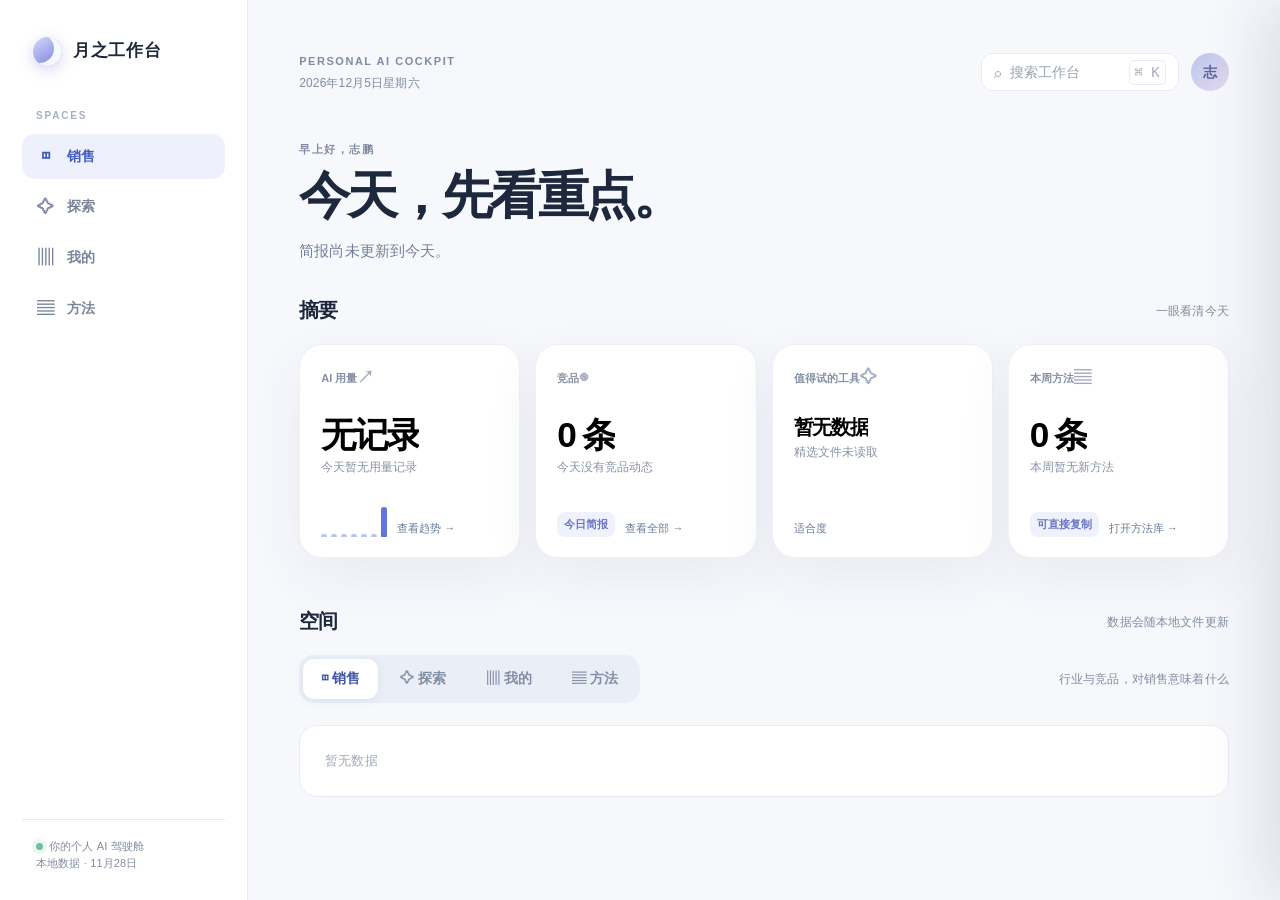
<file: concepts/c/index.html>
<!doctype html>
<html lang="zh-CN">
<head><script>(()=>{const f=window.fetch.bind(window);window.fetch=(u,o)=>f(/(^|\/)picks\.json(\?|$)/.test(String(u))?'https://raw.githubusercontent.com/wzp42406-eng/ai-workbench/picks/picks.json':u,o)})()</script>
  <meta charset="utf-8">
  <meta name="viewport" content="width=device-width,initial-scale=1,viewport-fit=cover">
  <meta name="color-scheme" content="light">
  <title>[原型] 月之工作台 · 个人 AI 驾驶舱</title>
  <style>
    :root{--ink:#1e283d;--muted:#818ca0;--line:#e8ebf2;--paper:#f7f8fc;--white:#fff;--blue:#5269d9;--lav:#9088e9;--teal:#67b9b4;--shadow:0 18px 55px rgba(50,65,110,.065)}
    *{box-sizing:border-box}html{scroll-behavior:smooth}body{margin:0;background:var(--paper);color:var(--ink);font:14px/1.55 Inter,-apple-system,BlinkMacSystemFont,"SF Pro Display","PingFang SC","Microsoft YaHei",sans-serif;letter-spacing:.01em}button,input{font:inherit}button{cursor:pointer}a{color:inherit;text-decoration:none}a:hover{color:var(--blue)}button:focus-visible,a:focus-visible,input:focus-visible{outline:3px solid #a7b2fb;outline-offset:3px}.app{display:grid;grid-template-columns:248px minmax(0,1fr);min-height:100vh}.sidebar{position:sticky;top:0;height:100vh;padding:34px 22px 24px;background:#fff;border-right:1px solid var(--line);display:flex;flex-direction:column}.brand{display:flex;align-items:center;gap:11px;padding:3px 11px 42px;font-weight:760;font-size:17px;letter-spacing:.04em}.moon{width:29px;height:29px;border-radius:50%;background:linear-gradient(145deg,#d2d9ff,#777cd7);box-shadow:inset -8px -3px 0 #f6f8ff,0 4px 14px #a5a9dc77}.side-label{font-size:10px;font-weight:750;letter-spacing:.18em;color:#a6afbf;padding:0 14px;margin:0 0 10px}.side-nav{display:grid;gap:5px}.side-nav button,.bottom-nav button{border:0;background:transparent;color:#7a859a;display:flex;align-items:center;gap:12px;text-align:left;font-weight:610}.side-nav button{width:100%;padding:12px 14px;border-radius:13px}.side-nav button:hover,.side-nav button.active{background:#eef0fc;color:#465cbb}.icon{width:19px;height:19px;display:inline-grid;place-items:center;font-size:17px;line-height:1}.side-bottom{margin-top:auto;padding:18px 14px 4px;border-top:1px solid var(--line);color:var(--muted);font-size:11px}.pulse{display:inline-block;width:7px;height:7px;background:#70bd9f;border-radius:50%;margin-right:6px;box-shadow:0 0 0 4px #70bd9f22}.main{min-width:0;max-width:1550px;width:100%;margin:auto;padding:30px clamp(24px,4vw,70px) 80px}.topbar{display:flex;justify-content:space-between;align-items:center;margin-bottom:49px}.eyebrow{font-size:11px;color:var(--muted);letter-spacing:.14em;font-weight:740;text-transform:uppercase}.top-date{font-size:12px;color:var(--muted);margin-top:4px}.top-actions{display:flex;align-items:center;gap:12px}.search-trigger{height:38px;min-width:198px;border:1px solid var(--line);border-radius:12px;background:#fff;color:#98a1b1;display:flex;align-items:center;gap:9px;padding:0 12px;text-align:left}.search-trigger kbd{margin-left:auto;border:1px solid var(--line);border-radius:5px;padding:1px 5px;font:11px inherit;color:#a5adbb}.avatar{width:38px;height:38px;border-radius:50%;display:grid;place-items:center;background:linear-gradient(135deg,#b9c6ee,#e7d9ed);color:#5964a0;font-weight:800}.hero{margin-bottom:33px}.hero h1{font-size:clamp(34px,4vw,55px);line-height:1.15;letter-spacing:-.065em;margin:9px 0 13px;font-weight:790}.hero p{font-size:15px;color:#738098;margin:0;max-width:760px}.hero p strong{color:#40518f;font-weight:650}.section-head{display:flex;align-items:center;justify-content:space-between;gap:16px;margin-bottom:18px}.section-title{font-size:20px;font-weight:760;letter-spacing:-.04em;margin:0}.section-sub{font-size:12px;color:var(--muted)}.summary-grid{display:grid;grid-template-columns:repeat(4,minmax(0,1fr));gap:15px}.summary-card{min-width:0;height:214px;background:#fff;border:1px solid #eef0f6;border-radius:23px;box-shadow:var(--shadow);padding:20px 21px;display:flex;flex-direction:column;text-align:left;transition:transform .25s,box-shadow .25s,border-color .25s;overflow:hidden}.summary-card:hover{transform:translateY(-4px);box-shadow:0 22px 48px rgba(56,70,120,.12);border-color:#d8def3}.summary-card .card-top{display:flex;align-items:center;justify-content:space-between;color:#8690a3;font-size:11px;font-weight:690}.card-symbol{font-size:17px;color:#9fa9c0}.big-number{font-size:clamp(28px,2.75vw,40px);letter-spacing:-.065em;font-weight:780;line-height:1.12;margin:23px 0 5px;white-space:nowrap;overflow:hidden;text-overflow:ellipsis}.big-number.tool-name{font-size:20px;line-height:1.2;white-space:normal;display:-webkit-box;-webkit-line-clamp:2;-webkit-box-orient:vertical;margin-top:23px}.card-desc{font-size:12px;color:#8792a5;min-height:35px;line-height:1.4}.card-foot{margin-top:auto;display:flex;align-items:end;justify-content:space-between;gap:10px;font-size:11px;color:#697a99}.mini-bars{height:30px;display:flex;align-items:end;gap:4px}.mini-bars i{display:block;width:6px;min-height:3px;border-radius:4px 4px 1px 1px;background:#bac4ee}.mini-bars i:last-child{background:#6374dc}.badge-soft{padding:4px 7px;border-radius:8px;background:#eff2fc;color:#6976c3;font-weight:700;white-space:nowrap}.fit-ring{--fit:80%;width:42px;height:42px;flex:none;border-radius:50%;background:conic-gradient(#827be3 var(--fit),#edf0fa 0);display:grid;place-items:center}.fit-ring:after{content:attr(data-fit);width:31px;height:31px;border-radius:50%;display:grid;place-items:center;background:white;color:#776fd8;font-weight:780;font-size:12px}.spaces{margin-top:48px}.space-toolbar{display:flex;justify-content:space-between;align-items:center;gap:14px;margin:16px 0 22px}.segments{display:flex;align-items:center;gap:4px;background:#eaeef6;border-radius:15px;padding:4px;width:max-content}.segments button{border:0;background:transparent;border-radius:11px;padding:9px 18px;color:#8190a4;font-weight:700}.segments button.active{background:#fff;color:#4356a6;box-shadow:0 2px 10px #6176af1a}.space-intro{font-size:12px;color:var(--muted)}.space-panel{animation:rise .3s ease both}@keyframes rise{from{opacity:.3;transform:translateY(9px)}to{opacity:1;transform:none}}.panel-grid{display:grid;grid-template-columns:minmax(0,1.4fr) minmax(255px,.6fr);gap:18px}.stack{display:grid;align-content:start;gap:14px}.feature-card,.list-card,.chart-card,.small-info{background:#fff;border:1px solid #edf0f5;border-radius:22px;box-shadow:var(--shadow)}.feature-card{padding:25px 28px}.feature-card h3{font-size:22px;line-height:1.35;letter-spacing:-.045em;margin:13px 0 12px}.feature-card p{color:#66748a;line-height:1.7;margin:0 0 16px}.feature-card .why{background:#f6f7fd;border-radius:13px;padding:14px 16px;color:#4e5d80;font-size:12px;line-height:1.65}.tag{font-size:10px;font-weight:750;letter-spacing:.08em;color:#5d6cc1;background:#eef1fd;border-radius:7px;padding:5px 8px;display:inline-flex}.tag.orange{color:#b47b44;background:#fbf2e7}.tag.green{color:#4b9a8c;background:#eaf7f3}.meta{font-size:11px;color:#a0a9b8}.row-link{display:flex;align-items:center;justify-content:space-between;margin-top:17px;color:#586dca;font-weight:680;font-size:12px}.list-card{padding:18px 20px}.list-card h3,.small-info h3{margin:0 0 15px;font-size:14px}.news-row,.pick-row,.method-row,.search-row{border:0;border-top:1px solid #eff1f6;background:transparent;width:100%;display:flex;align-items:center;text-align:left;gap:12px;padding:14px 0;color:var(--ink)}.news-row:hover,.pick-row:hover,.method-row:hover,.search-row:hover{color:var(--blue)}.row-main{min-width:0;flex:1}.row-title{font-weight:650;line-height:1.45}.row-sub{font-size:11px;color:#9aa5b4;margin-top:4px;white-space:nowrap;overflow:hidden;text-overflow:ellipsis}.row-arrow{color:#b7c0d0}.small-info{padding:21px}.small-info p{margin:0;color:#718097;font-size:12px;line-height:1.65}.muted-empty{color:#a1aaba;font-size:13px;padding:25px;background:#fff;border:1px solid var(--line);border-radius:18px}.filter-row{display:flex;gap:8px;flex-wrap:wrap;margin-bottom:16px}.chip{border:1px solid #e5e9f1;color:#8390a3;background:white;padding:7px 12px;border-radius:999px;font-size:11px;font-weight:680}.chip.active{color:#fff;background:#5d70cf;border-color:#5d70cf}.pick-list,.method-list{display:grid;grid-template-columns:repeat(2,minmax(0,1fr));gap:14px}.pick-tile,.method-tile{min-width:0;padding:22px;border:1px solid #edf0f5;border-radius:21px;background:#fff;box-shadow:var(--shadow);display:flex;flex-direction:column;min-height:188px}.pick-tile h3,.method-tile h3{margin:14px 0 7px;font-size:16px;line-height:1.4;overflow-wrap:anywhere}.pick-tile p,.method-tile p{font-size:12px;color:#7c899d;line-height:1.6;margin:0;display:-webkit-box;-webkit-line-clamp:2;-webkit-box-orient:vertical;overflow:hidden}.tile-foot{margin-top:auto;padding-top:20px;display:flex;align-items:center;justify-content:space-between;gap:8px;color:#97a2b4;font-size:11px}.tile-actions{display:flex;gap:6px}.icon-btn{border:1px solid #e9edf3;background:#fff;color:#94a0b3;border-radius:10px;min-width:30px;height:30px;display:grid;place-items:center}.icon-btn:hover,.icon-btn.on{color:#5e70ce;background:#f0f2fd;border-color:#dfe4fb}.chart-card{padding:24px}.chart-head{display:flex;align-items:start;justify-content:space-between;gap:20px}.chart-head h3{margin:4px 0 2px;font-size:18px}.chart-total{font-size:30px;font-weight:780;letter-spacing:-.055em}.chart-sub{font-size:11px;color:#9ba5b5}.periods{display:flex;gap:3px;background:#f0f2f8;border-radius:10px;padding:3px}.periods button{border:0;background:transparent;border-radius:8px;padding:6px 10px;color:#91a0af;font-size:11px}.periods button.active{color:#4b60ba;background:#fff;box-shadow:0 2px 5px #67729c20}.chart{height:212px;display:grid;grid-template-columns:repeat(30,minmax(0,1fr));gap:3px;align-items:end;padding:26px 0 0;border-bottom:1px solid #e8ebf3;margin-top:13px}.chart-day{height:100%;display:flex;align-items:end;min-width:0;position:relative}.chart-day.missing:after{content:"";width:100%;height:3px;background:#e9edf5;border-radius:2px;margin-bottom:3px}.bar-stack{width:100%;display:flex;flex-direction:column;justify-content:end;border-radius:4px 4px 0 0;overflow:hidden;min-height:2px}.bar-stack span{display:block;min-height:0}.bar-desk{background:#c7c1ee}.bar-cli{background:#878de5}.bar-web{background:#6dc5b5}.chart-axis{display:flex;justify-content:space-between;font-size:10px;color:#a6aebc;margin-top:9px}.legend{display:flex;align-items:center;gap:17px;flex-wrap:wrap;margin-top:20px;color:#8290a3;font-size:11px}.legend i{display:inline-block;width:8px;height:8px;border-radius:2px;margin-right:5px}.trend-note{padding:15px 17px;background:#f4f6fc;border-radius:12px;font-size:12px;color:#61708c;line-height:1.6;margin-top:20px}.detail-stats{display:grid;grid-template-columns:repeat(3,1fr);gap:10px;margin-top:17px}.detail-stat{padding:14px;border-radius:12px;background:#f7f8fc}.detail-stat b{display:block;font-size:16px;color:#354464}.detail-stat span{font-size:10px;color:#9ba6b6}.backdrop{position:fixed;inset:0;background:#19243a78;z-index:20;opacity:0;pointer-events:none;transition:opacity .25s}.backdrop.open{opacity:1;pointer-events:auto}.drawer{position:fixed;right:0;top:0;bottom:0;width:min(470px,100vw);background:#fff;z-index:21;transform:translateX(101%);transition:transform .3s ease;box-shadow:-20px 0 60px #22335922;display:flex;flex-direction:column}.drawer.open{transform:none}.drawer-head{padding:26px 27px 15px;border-bottom:1px solid var(--line);display:flex;align-items:center;justify-content:space-between}.drawer-content{overflow:auto;padding:26px 27px 40px}.drawer-content h2{font-size:26px;line-height:1.35;letter-spacing:-.05em;margin:16px 0}.drawer-content p{line-height:1.75;color:#67758a}.drawer-block{border-top:1px solid var(--line);padding-top:16px;margin-top:20px}.drawer-block h4{margin:0 0 8px;font-size:11px;letter-spacing:.08em;color:#8d99ab}.drawer-block p{margin:0}.drawer-actions{display:flex;flex-wrap:wrap;gap:8px;margin-top:22px}.action-btn{border:1px solid #e5e9f1;background:#fff;border-radius:10px;padding:8px 12px;font-size:12px;font-weight:650;color:#64728c}.action-btn.primary{background:#5e70d1;border-color:#5e70d1;color:#fff}.search-box{position:fixed;z-index:31;top:min(18vh,150px);left:50%;width:min(600px,calc(100vw - 28px));transform:translate(-50%,-15px);opacity:0;pointer-events:none;background:#fff;border-radius:20px;box-shadow:0 25px 80px #1c294055;overflow:hidden;transition:opacity .2s,transform .2s}.search-box.open{opacity:1;pointer-events:auto;transform:translate(-50%,0)}.search-input-wrap{padding:16px 18px;display:flex;gap:10px;align-items:center;border-bottom:1px solid var(--line)}.search-input-wrap input{border:0;outline:0;flex:1;min-width:0;font-size:16px}.search-results{max-height:50vh;overflow:auto;padding:6px 18px 16px}.search-hint{font-size:11px;color:#a2adbd;padding:13px 0}.bottom-nav{display:none}.toast{position:fixed;z-index:50;bottom:30px;left:50%;transform:translateX(-50%) translateY(20px);background:#25314a;color:#fff;padding:10px 16px;border-radius:10px;opacity:0;pointer-events:none;transition:.2s;font-size:12px}.toast.show{opacity:1;transform:translateX(-50%) translateY(0)}
    @media(max-width:1150px){.app{grid-template-columns:190px minmax(0,1fr)}.sidebar{padding-inline:14px}.main{padding-inline:24px}.summary-grid{grid-template-columns:repeat(2,minmax(0,1fr))}.summary-card{height:190px}.panel-grid{grid-template-columns:1fr}.big-number{font-size:36px}}
    @media(max-width:700px){.app{display:block}.sidebar{display:none}.main{padding:20px 17px 105px}.topbar{margin-bottom:35px}.search-trigger{min-width:38px;width:38px;justify-content:center;padding:0;font-size:17px}.search-trigger .search-label,.search-trigger kbd{display:none}.avatar{width:36px;height:36px}.hero h1{font-size:39px}.hero p{font-size:13px;line-height:1.65}.section-title{font-size:19px}.summary-grid{display:flex;overflow-x:auto;scroll-snap-type:x mandatory;gap:12px;margin:0 -17px;padding:0 17px 17px;scrollbar-width:none}.summary-grid::-webkit-scrollbar{display:none}.summary-card{min-width:76vw;width:76vw;height:193px;scroll-snap-align:center}.spaces{margin-top:28px}.space-toolbar{margin-top:10px}.segments{display:none}.space-intro{font-size:11px}.feature-card{padding:21px}.feature-card h3{font-size:20px}.pick-list,.method-list{grid-template-columns:1fr}.chart-card{padding:19px}.chart{gap:2px}.chart-head{gap:10px}.chart-total{font-size:25px}.detail-stats{gap:6px}.detail-stat{padding:10px}.detail-stat b{font-size:13px}.bottom-nav{display:grid;grid-template-columns:repeat(4,1fr);position:fixed;left:0;right:0;bottom:0;z-index:10;background:#ffffffed;backdrop-filter:blur(20px);border-top:1px solid #e6e9f0;padding:8px 8px calc(8px + env(safe-area-inset-bottom))}.bottom-nav button{display:flex;flex-direction:column;gap:3px;align-items:center;justify-content:center;font-size:10px;padding:3px;color:#9ba5b5}.bottom-nav button.active{color:#5269d9}.bottom-nav .icon{font-size:20px}.drawer{top:auto;left:0;right:0;bottom:0;width:100%;max-height:88vh;border-radius:24px 24px 0 0;transform:translateY(101%);padding-bottom:env(safe-area-inset-bottom)}.drawer.open{transform:none}.drawer:before{content:"";position:absolute;width:36px;height:4px;background:#d9deea;border-radius:4px;top:9px;left:calc(50% - 18px)}.drawer-head{padding-top:27px}.drawer-content{padding:20px 22px 32px}.toast{bottom:85px}}
    @media(prefers-reduced-motion:reduce){*,*:before,*:after{scroll-behavior:auto!important;animation-duration:.01ms!important;transition-duration:.01ms!important}}
  </style>
</head>
<body>
<div class="app">
  <aside class="sidebar"><div class="brand"><span class="moon"></span><span>月之工作台</span></div><div class="side-label">SPACES</div><nav class="side-nav" id="sideNav" aria-label="空间导航"></nav><div class="side-bottom"><span class="pulse"></span>你的个人 AI 驾驶舱<br><span id="syncText">正在读取本地数据…</span></div></aside>
  <main class="main"><header class="topbar"><div><div class="eyebrow">PERSONAL AI COCKPIT</div><div class="top-date" id="dateLabel"></div></div><div class="top-actions"><button class="search-trigger" id="searchTrigger" aria-label="全局搜索"><span>⌕</span><span class="search-label">搜索工作台</span><kbd>⌘ K</kbd></button><div class="avatar" aria-label="个人空间">志</div></div></header>
    <section class="hero"><div class="eyebrow" id="greeting"></div><h1>今天，先看重点。</h1><p id="judgement">正在整理你的工作状态…</p></section>
    <section aria-labelledby="summaryTitle"><div class="section-head"><h2 class="section-title" id="summaryTitle">摘要</h2><span class="section-sub">一眼看清今天</span></div><div class="summary-grid" id="summaryGrid"></div></section>
    <section class="spaces" aria-labelledby="spacesTitle"><div class="section-head"><h2 class="section-title" id="spacesTitle">空间</h2><span class="section-sub" id="spaceDate"></span></div><div class="space-toolbar"><div class="segments" id="segments" role="tablist" aria-label="切换空间"></div><span class="space-intro" id="spaceIntro"></span></div><div id="spaceContent" class="space-panel"></div></section>
  </main>
</div>
<nav class="bottom-nav" id="bottomNav" aria-label="手机空间导航"></nav>
<div class="backdrop" id="backdrop"></div><aside class="drawer" id="drawer" role="dialog" aria-modal="true" aria-label="详情"><div class="drawer-head"><span class="eyebrow">DETAILS / 详情</span><button class="icon-btn" id="drawerClose" aria-label="关闭详情">✕</button></div><div class="drawer-content" id="drawerContent"></div></aside>
<div class="search-box" id="searchBox" role="dialog" aria-modal="true" aria-label="搜索工作台"><div class="search-input-wrap"><span>⌕</span><input id="searchInput" type="search" placeholder="搜索简报、工具或方法…" autocomplete="off"><button class="icon-btn" id="searchClose" aria-label="关闭搜索">✕</button></div><div class="search-results" id="searchResults"></div></div><div class="toast" id="toast" role="status"></div>
<script>
const DATA_BASE = '../../';
const $ = s => document.querySelector(s);
const esc = v => String(v ?? '').replace(/[&<>"']/g, c => ({'&':'&amp;','<':'&lt;','>':'&gt;','"':'&quot;',"'":'&#39;'}[c]));
const you = v => String(v ?? '').replace(/Peter/g,'你');
const safeUrl = v => { try { const u = new URL(v); return /^https?:$/.test(u.protocol) ? u.href : ''; } catch { return ''; } };
const fmtDate = v => { const d = new Date(v); return Number.isNaN(+d) ? '' : new Intl.DateTimeFormat('zh-CN',{month:'long',day:'numeric'}).format(d); };
const fmtMinutes = n => { const m = Math.round(Number(n)||0); return m >= 60 ? `${Math.floor(m/60)}小时${m%60 ? m%60+'分' : ''}` : `${m}分钟`; };
const fmtNum = n => { const v=Number(n)||0; return v>=1000000?(v/1000000).toFixed(1)+'百万':v>=10000?(v/10000).toFixed(1)+'万':Math.round(v).toLocaleString('zh-CN'); };
const today = new Intl.DateTimeFormat('en-CA',{timeZone:'Asia/Shanghai',year:'numeric',month:'2-digit',day:'2-digit'}).format(new Date());
const spaces=[['sales','销售','◫','行业与竞品，对销售意味着什么'],['explore','探索','✧','值得试的工具与 AI 动向'],['mine','我的','▥','你的 AI 使用趋势'],['methods','方法','▤','反复验证过的做法']];
const S={data:null,picks:null,brief:null,playbook:null,personal:[],news:null,space:'sales',period:'day',pickFilter:'all',methodFilter:'全部',searchOpen:false,drawerOpen:false};
const getSet = key => { try { return new Set(JSON.parse(localStorage.getItem('proto-'+key)||'[]')); } catch { return new Set(); } };
const putSet = (key,set) => localStorage.setItem('proto-'+key,JSON.stringify([...set]));
const state = {read:getSet('read'),saved:getSet('saved'),later:getSet('later')};
function toggleState(kind,id){ const set=state[kind]; set.has(id)?set.delete(id):set.add(id); putSet(kind,set); renderSpace(); if(S.drawerOpen) renderDrawer(); toast(({read:'已更新阅读状态',saved:'已更新收藏',later:'已更新稍后'})[kind]); }
function toast(message){const el=$('#toast');el.textContent=message;el.classList.add('show');clearTimeout(toast.t);toast.t=setTimeout(()=>el.classList.remove('show'),2200)}
async function loadJson(name){try{const r=await fetch(DATA_BASE+name,{cache:'no-store'});if(!r.ok)throw Error(r.status);return await r.json()}catch{return null}}
function loadPersonal(){try{const v=JSON.parse(localStorage.getItem('wb-playbook')||'{}');return Array.isArray(v.items)?v.items:[]}catch{return []}}
const dateNow = () => new Intl.DateTimeFormat('zh-CN',{timeZone:'Asia/Shanghai',year:'numeric',month:'long',day:'numeric',weekday:'long'}).format(new Date());
function latestDay(){const arr=S.data?.daily||[];return arr.findLast?.(x=>x.date===today)||arr.find(x=>x.date===today)||null}
function dayMetrics(){const d=latestDay();return d||((S.data?.periods?.day?.from===today)?S.data.periods.day:null)}
function datedBrief(){return S.brief?.date===today ? S.brief.items||[] : []}
function validPicks(){return (S.picks?.items||[]).filter(x=>(Number(x.ai?.fit)||0)>1).sort((a,b)=>(Number(b.ai?.fit)||0)-(Number(a.ai?.fit)||0)||(Number(b.growth?.per_day)||0)-(Number(a.growth?.per_day)||0))}
function allMethods(){const a=S.playbook?.items||[];return [...S.personal.map((x,i)=>({...x,id:x.id||'local-'+i,origin:'我的'})),...a.map(x=>({...x,origin:'每周整理'}))].sort((a,b)=>String(b.created_at||'').localeCompare(String(a.created_at||'')))}
function weekMethods(){const now=new Date(today+'T12:00:00+08:00');const day=(now.getDay()+6)%7;const monday=new Date(now.getTime()-day*86400000).toISOString().slice(0,10);return allMethods().filter(x=>String(x.created_at||'').slice(0,10)>=monday)}
function weekAvg(){const d=S.data?.daily||[];const now=new Date(today+'T12:00:00+08:00');const monday=new Date(now.getTime()-((now.getDay()+6)%7)*86400000).toISOString().slice(0,10);const rows=d.filter(x=>x.date>=monday&&x.date<=today);return rows.length?rows.reduce((n,x)=>n+(Number(x.total?.minutes)||0),0)/rows.length:null}
function miniBars(){const arr=(S.data?.daily||[]).filter(x=>x.date<=today).slice(-7),max=Math.max(1,...arr.map(x=>Number(x.total?.minutes)||0));return `<span class="mini-bars" aria-hidden="true">${arr.map(x=>`<i style="height:${Math.max(3,Math.round((Number(x.total?.minutes)||0)/max*30))}px"></i>`).join('')}</span>`}
function renderHeader(){const hour=Number(new Intl.DateTimeFormat('en-GB',{timeZone:'Asia/Shanghai',hour:'2-digit',hour12:false}).format(new Date()));$('#greeting').textContent=hour<11?'早上好，志鹏':hour<18?'下午好，志鹏':'晚上好，志鹏';$('#dateLabel').textContent=dateNow();$('#spaceDate').textContent='数据会随本地文件更新';const comp=datedBrief().filter(x=>x.tag==='竞品').length;const d=dayMetrics(),avg=weekAvg();const diff=d&&avg?Math.round(((Number(d.total?.minutes)||0)/avg-1)*100):null;let parts=[];if(S.brief&&S.brief.date!==today)parts.push('简报尚未更新到今天');else if(comp)parts.push(`今天有 ${comp} 条竞品动态值得看`);if(d&&diff!==null)parts.push(`AI 用量较本周有记录日均${diff>=0?'高':'低'} ${Math.abs(diff)}%`);else if(d)parts.push(`AI 使用 ${fmtMinutes(d.total?.minutes)}`);$('#judgement').innerHTML=parts.length?parts.map(esc).join('，')+'。':'本地数据已就绪，选择一个空间开始。';$('#syncText').textContent='本地数据 · '+(S.data?.updated_at?fmtDate(S.data.updated_at):'按需读取')}
function renderNav(){const item=([id,name,icon])=>`<button data-space="${id}" class="${S.space===id?'active':''}" ${S.space===id?'aria-current="page"':''}><span class="icon">${icon}</span>${name}</button>`;$('#sideNav').innerHTML=spaces.map(item).join('');$('#bottomNav').innerHTML=spaces.map(item).join('');$('#segments').innerHTML=spaces.map(([id,name,icon])=>`<button role="tab" aria-selected="${S.space===id}" class="${S.space===id?'active':''}" data-space="${id}">${icon} ${name}</button>`).join('');$('#spaceIntro').textContent=spaces.find(x=>x[0]===S.space)?.[3]||''}
function renderSummary(){const d=dayMetrics(),avg=weekAvg(),m=d?.total?.minutes,cmp=datedBrief().filter(x=>x.tag==='竞品'),pick=validPicks()[0],wk=weekMethods(),diff=m!=null&&avg?Math.round((m/avg-1)*100):null;const usageText=!S.data?'暂无数据':d?fmtMinutes(m):'无记录';const usageSub=!S.data?'用量文件未读取':d&&diff!==null?`较本周有记录日均 ${diff>=0?'+':''}${diff}%`:d?'今天的 AI 使用':'今天暂无用量记录';$('#summaryGrid').innerHTML=`
<button class="summary-card" data-open="usage"><span class="card-top">AI 用量 <span class="card-symbol">↗</span></span><span class="big-number">${esc(usageText)}</span><span class="card-desc">${esc(usageSub)}</span><span class="card-foot">${miniBars()}<span>查看趋势 →</span></span></button>
<button class="summary-card" data-open="competitors"><span class="card-top">竞品 <span class="card-symbol">◉</span></span><span class="big-number">${S.brief?cmp.length+' 条':'暂无数据'}</span><span class="card-desc">${cmp.length?esc(cmp.map(x=>x.source).join(' · ')):(S.brief?'今天没有竞品动态':'简报文件未读取')}</span><span class="card-foot"><span class="badge-soft">今日简报</span><span>查看全部 →</span></span></button>
<button class="summary-card" data-open="toptool"><span class="card-top">值得试的工具 <span class="card-symbol">✧</span></span><span class="big-number tool-name">${pick?esc(pick.name):'暂无数据'}</span><span class="card-desc">${pick?esc(you(pick.ai?.zh||pick.desc)):'精选文件未读取'}</span><span class="card-foot"><span>适合度</span>${pick?`<span class="fit-ring" style="--fit:${(Number(pick.ai?.fit)||0)*20}%" data-fit="${esc(pick.ai?.fit)}/5"></span>`:''}</span></button>
<button class="summary-card" data-open="weekmethods"><span class="card-top">本周方法 <span class="card-symbol">▤</span></span><span class="big-number">${S.playbook||S.personal.length?wk.length+' 条':'暂无数据'}</span><span class="card-desc">${wk.length?esc([...new Set(wk.map(x=>x.category))].slice(0,2).join(' · ')):'本周暂无新方法'}</span><span class="card-foot"><span class="badge-soft">可直接复制</span><span>打开方法库 →</span></span></button>`}
function briefId(x){return 'brief:'+x.title}function pickId(x){return 'pick:'+x.name}function methodId(x){return 'method:'+x.id}
function renderSales(){if(!S.brief)return '<div class="muted-empty">暂无数据</div>';const items=datedBrief();if(!items.length)return '<div class="muted-empty">暂无数据</div>';const feature=items[0],rest=items.slice(1);return `<div class="panel-grid"><div class="stack"><article class="feature-card"><span class="tag">${esc(feature.tag)}</span><span class="meta" style="margin-left:8px">${esc(feature.source)} · ${esc(fmtDate(S.brief.date))}</span><h3>${esc(feature.title)}</h3><p>${esc(feature.summary)}</p><div class="why"><b>对销售的意义</b><br>${esc(feature.why)}</div><button class="row-link" data-detail="brief" data-index="0" style="border:0;background:none;padding:0;width:100%;text-align:left">查看详情 <span>↗</span></button></article><div class="small-info"><h3>今天的判断</h3><p>${items.filter(x=>x.tag==='竞品').length} 条竞品动态与 ${items.filter(x=>x.tag==='客户行业').length} 条客户行业消息。先看能转化成客户问题的内容。</p></div></div><div class="list-card"><h3>今日简报 <span class="meta">${items.length} 条</span></h3>${rest.map((x,i)=>`<button class="news-row" data-detail="brief" data-index="${i+1}"><span class="row-main"><span class="row-title">${esc(x.title)}</span><span class="row-sub">${esc(x.tag)} · ${esc(x.source)}</span></span><span class="row-arrow">↗</span></button>`).join('')}</div></div>`}
function pickCard(x,i){const id=pickId(x);return `<article class="pick-tile"><div><span class="tag ${x.track==='work'?'green':''}">${x.track==='work'?'工作相关':'适合度 '+esc(x.ai?.fit)+'/5'}</span>${x.track==='work'?`<span class="meta" style="margin-left:8px">适合度 ${esc(x.ai?.fit)}/5</span>`:''}</div><h3><button data-detail="pick" data-index="${i}" style="border:0;background:transparent;padding:0;text-align:left;color:inherit;font-weight:inherit">${esc(x.name)}</button></h3><p>${esc(you(x.ai?.zh||x.desc))}</p><div class="tile-foot"><span>★ ${fmtNum(x.stars)} · ${x.growth?.per_day!=null?'日增 '+fmtNum(x.growth.per_day):'增长未知'}</span><span class="tile-actions"><button class="icon-btn ${state.saved.has(id)?'on':''}" data-toggle="saved" data-id="${esc(id)}" aria-label="收藏 ${esc(x.name)}" title="收藏">${state.saved.has(id)?'♥':'♡'}</button><button class="icon-btn ${state.later.has(id)?'on':''}" data-toggle="later" data-id="${esc(id)}" aria-label="稍后看 ${esc(x.name)}" title="稍后看">◷</button></span></div></article>`}
function renderExplore(){if(!S.picks)return '<div class="muted-empty">暂无数据</div>';const picks=validPicks();const shown=picks.filter(x=>S.pickFilter==='all'||(S.pickFilter==='work'?x.track==='work':S.pickFilter==='saved'?state.saved.has(pickId(x)):state.later.has(pickId(x))));const chips=[['all','全部'],['work','工作相关'],['saved','已收藏'],['later','稍后']];return `<div class="filter-row">${chips.map(([id,label])=>`<button class="chip ${S.pickFilter===id?'active':''}" data-pick-filter="${id}">${label}</button>`).join('')}</div>${shown.length?`<div class="pick-list">${shown.map(x=>pickCard(x,picks.indexOf(x))).join('')}</div>`:'<div class="muted-empty">暂无数据</div>'}${S.news?.length?`<div class="small-info" style="margin-top:16px"><h3>AI 资讯</h3>${S.news.slice(0,4).map(x=>`<a class="news-row" href="${esc(safeUrl(x.url))}" target="_blank" rel="noopener"><span class="row-main"><span class="row-title">${esc(x.title)}</span></span><span class="row-arrow">↗</span></a>`).join('')}</div>`:''}`}
function calendarRows(){const map=new Map((S.data?.daily||[]).map(x=>[x.date,x]));const base=new Date(today+'T12:00:00+08:00');return Array.from({length:30},(_,i)=>{const d=new Date(base.getTime()-(29-i)*86400000);const key=new Intl.DateTimeFormat('en-CA',{timeZone:'Asia/Shanghai',year:'numeric',month:'2-digit',day:'2-digit'}).format(d);return {date:key,row:map.get(key)}})}
function renderMine(){if(!S.data)return '<div class="muted-empty">暂无数据</div>';const period=S.data.periods?.[S.period],rows=calendarRows(),max=Math.max(1,...rows.map(x=>Number(x.row?.total?.minutes)||0));const valid=rows.filter(x=>x.row),total=period?.total?.minutes;const current=dayMetrics(),avg=weekAvg();let note='近 30 天有 '+valid.length+' 天留下用量记录；空白日期表示无记录。';if(current&&avg){const delta=Math.round((Number(current.total?.minutes||0)/avg-1)*100);note=`今天用量较本周有记录日均${delta>=0?'高':'低'} ${Math.abs(delta)}%。`+note}return `<div class="chart-card"><div class="chart-head"><div><div class="eyebrow">AI USAGE</div><h3>使用趋势</h3><div class="chart-total">${period?esc(fmtMinutes(total)):'暂无数据'}</div><div class="chart-sub">${{day:'今天',week:'本周',month:'本月'}[S.period]}合计</div></div><div class="periods" role="group" aria-label="用量区间">${['day','week','month'].map(x=>`<button class="${S.period===x?'active':''}" data-period="${x}">${{day:'日',week:'周',month:'月'}[x]}</button>`).join('')}</div></div><div class="chart" role="img" aria-label="近30天网页、终端、桌面用量堆叠柱状图，空白表示无记录">${rows.map(({date,row})=>{if(!row)return `<div class="chart-day missing" title="${date}：无记录"></div>`;const parts=['desktop_total','cli_total','web_total'].map(k=>Number(row[k]?.minutes)||0),sum=parts.reduce((a,b)=>a+b,0),height=Math.max(2,Math.round(sum/max*185));return `<div class="chart-day" title="${date}：${fmtMinutes(row.total?.minutes)}"><div class="bar-stack" style="height:${height}px">${parts.map((v,i)=>`<span class="${['bar-desk','bar-cli','bar-web'][i]}" style="height:${sum?v/sum*100:0}%"></span>`).join('')}</div></div>`}).join('')}</div><div class="chart-axis"><span>${fmtDate(rows[0].date)}</span><span>${fmtDate(rows[14].date)}</span><span>${fmtDate(rows[29].date)}</span></div><div class="legend"><span><i style="background:#6dc5b5"></i>网页</span><span><i style="background:#878de5"></i>终端</span><span><i style="background:#c7c1ee"></i>桌面</span><span>空白 = 无记录</span></div><div class="trend-note">${esc(note)}</div><div class="detail-stats"><div class="detail-stat"><b>${esc(fmtMinutes(period?.web_total?.minutes))}</b><span>网页</span></div><div class="detail-stat"><b>${esc(fmtMinutes(period?.cli_total?.minutes))}</b><span>终端</span></div><div class="detail-stat"><b>${esc(fmtMinutes(period?.desktop_total?.minutes))}</b><span>桌面</span></div></div><div class="meta" style="margin-top:15px">Token ${fmtNum(period?.total?.tokens)} · 使用时长为来源数据估算</div></div>`}
function renderMethods(){if(!S.playbook&&!S.personal.length)return '<div class="muted-empty">暂无数据</div>';const all=allMethods(),cats=['全部',...new Set(all.map(x=>x.category).filter(Boolean))];const shown=all.filter(x=>S.methodFilter==='全部'||x.category===S.methodFilter);return `<div class="filter-row">${cats.map(x=>`<button class="chip ${S.methodFilter===x?'active':''}" data-method-filter="${esc(x)}">${esc(x)}</button>`).join('')}</div>${shown.length?`<div class="method-list">${shown.map(x=>{const i=all.indexOf(x);return `<article class="method-tile"><div><span class="tag green">${esc(x.category||'未分类')}</span> <span class="meta">${esc(x.origin)}</span></div><h3><button data-detail="method" data-index="${i}" style="border:0;background:transparent;padding:0;text-align:left;color:inherit;font-weight:inherit">${esc(x.title)}</button></h3><p>${esc(x.text)}</p><div class="tile-foot"><span>${esc(fmtDate(x.created_at))}</span><button class="action-btn" data-copy="${i}">复制方法</button></div></article>`}).join('')}</div>`:'<div class="muted-empty">暂无数据</div>'}`}
function renderSpace(){renderNav();const fn={sales:renderSales,explore:renderExplore,mine:renderMine,methods:renderMethods}[S.space];const el=$('#spaceContent');el.innerHTML=fn();el.classList.remove('space-panel');void el.offsetWidth;el.classList.add('space-panel');if(S.space==='explore'&&S.news===null)loadNews()}
async function loadNews(){S.news=[];try{const ctl=new AbortController();const timer=setTimeout(()=>ctl.abort(),4000);const r=await fetch('https://aihot.news/api/v1',{signal:ctl.signal});clearTimeout(timer);if(!r.ok)return;const v=await r.json();const arr=Array.isArray(v)?v:Array.isArray(v.items)?v.items:Array.isArray(v.data)?v.data:[];S.news=arr.filter(x=>x&&x.title&&safeUrl(x.url));if(S.space==='explore'&&S.news.length)renderSpace()}catch{} }
function block(title,content){return content?`<div class="drawer-block"><h4>${esc(title)}</h4><p>${esc(you(content)).replace(/\n/g,'<br>')}</p></div>`:''}
let drawerRef=null;
function renderDrawer(){if(!drawerRef)return;const {type,index}=drawerRef;let html='';if(type==='brief'){const x=datedBrief()[index];if(!x)return;const id=briefId(x);html=`<span class="tag">${esc(x.tag)}</span><h2>${esc(x.title)}</h2><div class="meta">${esc(x.source)} · ${esc(fmtDate(S.brief.date))}</div>${block('摘要',x.summary)}${block('对销售的意义',x.why)}<div class="drawer-actions"><button class="action-btn" data-toggle="read" data-id="${esc(id)}">${state.read.has(id)?'✓ 已读':'标为已读'}</button><button class="action-btn" data-toggle="saved" data-id="${esc(id)}">${state.saved.has(id)?'♥ 已收藏':'♡ 收藏'}</button>${safeUrl(x.url)?`<a class="action-btn primary" href="${esc(safeUrl(x.url))}" target="_blank" rel="noopener">查看来源 ↗</a>`:''}</div>`}
else if(type==='pick'){const x=validPicks()[index];if(!x)return;const id=pickId(x);html=`<span class="tag">适合度 ${esc(x.ai?.fit)}/5</span><h2>${esc(x.name)}</h2><div class="meta">★ ${fmtNum(x.stars)} · 日增 ${fmtNum(x.growth?.per_day)} · ${esc(fmtDate(x.picked))}</div>${block('是什么',x.ai?.what||x.ai?.zh||x.desc)}${block('为什么值得看',x.ai?.why)}${block('怎么开始',x.ai?.setup)}${block('使用方式',x.ai?.how)}${block('许可提醒',x.quality?.license_note)}<div class="drawer-actions"><button class="action-btn" data-toggle="saved" data-id="${esc(id)}">${state.saved.has(id)?'♥ 已收藏':'♡ 收藏'}</button><button class="action-btn" data-toggle="later" data-id="${esc(id)}">${state.later.has(id)?'✓ 已加入稍后':'◷ 稍后看'}</button>${safeUrl(x.url)?`<a class="action-btn primary" href="${esc(safeUrl(x.url))}" target="_blank" rel="noopener">打开 GitHub ↗</a>`:''}</div>`}
else if(type==='method'){const x=allMethods()[index];if(!x)return;html=`<span class="tag green">${esc(x.category||'方法')}</span><h2>${esc(x.title)}</h2><div class="meta">${esc(x.origin)} · ${esc(fmtDate(x.created_at))}</div>${block('方法内容',x.text)}<div class="drawer-actions"><button class="action-btn primary" data-copy="${index}">复制方法</button></div>`}
else if(type==='usage'){html=`<span class="tag">AI 用量</span><h2>今天的使用状态</h2>${block('今日合计',dayMetrics()?fmtMinutes(dayMetrics().total?.minutes):'无记录')}${block('本周趋势',weekAvg()?`本周有记录日均 ${fmtMinutes(weekAvg())}。未出现的日期不纳入平均。`:'暂无数据')}<div class="drawer-actions"><button class="action-btn primary" data-space="mine">查看完整趋势 →</button></div>`}
else if(type==='competitors'){const items=datedBrief().filter(x=>x.tag==='竞品');html=`<span class="tag">竞品</span><h2>今日竞品动态</h2>${items.length?items.map(x=>`<div class="drawer-block"><h4>${esc(x.source)}</h4><p>${esc(x.title)}</p><div class="drawer-actions"><button class="action-btn" data-detail="brief" data-index="${datedBrief().indexOf(x)}">查看详情 →</button></div></div>`).join(''):'<p>暂无数据</p>'}`}
else if(type==='toptool'){const x=validPicks()[0];if(x){drawerRef={type:'pick',index:0};return renderDrawer()}html='<p>暂无数据</p>'}
else if(type==='weekmethods'){html=`<span class="tag green">本周方法</span><h2>本周新方法</h2>${weekMethods().length?weekMethods().map(x=>`<div class="drawer-block"><h4>${esc(x.category)}</h4><p>${esc(x.title)}</p><div class="drawer-actions"><button class="action-btn" data-detail="method" data-index="${allMethods().findIndex(m=>m.id===x.id&&m.origin===x.origin)}">查看方法 →</button></div></div>`).join(''):'<p>暂无数据</p>'}<div class="drawer-actions"><button class="action-btn primary" data-space="methods">打开方法库 →</button></div>`}
$('#drawerContent').innerHTML=html}
function openDrawer(type,index=0){drawerRef={type,index:Number(index)};S.drawerOpen=true;renderDrawer();$('#backdrop').classList.add('open');$('#drawer').classList.add('open');document.body.style.overflow='hidden';$('#drawerClose').focus()}
function closeOverlays(){S.drawerOpen=false;S.searchOpen=false;$('#drawer').classList.remove('open');$('#searchBox').classList.remove('open');$('#backdrop').classList.remove('open');document.body.style.overflow=''}
function openSearch(){closeOverlays();S.searchOpen=true;$('#backdrop').classList.add('open');$('#searchBox').classList.add('open');document.body.style.overflow='hidden';$('#searchInput').value='';renderSearch();$('#searchInput').focus()}
function renderSearch(){const q=$('#searchInput').value.trim().toLocaleLowerCase();const sources=[...datedBrief().map((x,i)=>({type:'brief',index:i,title:x.title,sub:'简报 · '+x.tag})),...validPicks().map((x,i)=>({type:'pick',index:i,title:x.name,sub:'工具 · '+you(x.ai?.zh||'')})),...allMethods().map((x,i)=>({type:'method',index:i,title:x.title,sub:'方法 · '+x.category}))];const results=q?sources.filter(x=>(x.title+' '+x.sub).toLocaleLowerCase().includes(q)).slice(0,12):sources.slice(0,7);$('#searchResults').innerHTML=`<div class="search-hint">${q?`${results.length} 个结果`:'快速打开'}</div>${results.length?results.map(x=>`<button class="search-row" data-detail="${x.type}" data-index="${x.index}"><span class="row-main"><span class="row-title">${esc(x.title)}</span><span class="row-sub">${esc(x.sub)}</span></span><span class="row-arrow">↗</span></button>`).join(''):'<div class="muted-empty">暂无结果</div>'}`}
async function copyMethod(index){const x=allMethods()[Number(index)];if(!x)return;try{await navigator.clipboard.writeText(`${x.title}\n${x.text}`);toast('方法已复制')}catch{toast('复制失败，请在详情中手动复制')}}
document.addEventListener('click',e=>{const t=e.target.closest('[data-space],[data-open],[data-detail],[data-toggle],[data-period],[data-pick-filter],[data-method-filter],[data-copy]');if(!t)return;if(t.dataset.space){S.space=t.dataset.space;closeOverlays();renderSpace();if(innerWidth<701)document.querySelector('.spaces').scrollIntoView({behavior:'smooth',block:'start'});return}if(t.dataset.open){openDrawer(t.dataset.open);return}if(t.dataset.detail){openDrawer(t.dataset.detail,t.dataset.index);return}if(t.dataset.toggle){toggleState(t.dataset.toggle,t.dataset.id);return}if(t.dataset.period){S.period=t.dataset.period;renderSpace();return}if(t.dataset.pickFilter){S.pickFilter=t.dataset.pickFilter;renderSpace();return}if(t.dataset.methodFilter){S.methodFilter=t.dataset.methodFilter;renderSpace();return}if(t.dataset.copy)copyMethod(t.dataset.copy)});
$('#searchTrigger').addEventListener('click',openSearch);$('#searchClose').addEventListener('click',closeOverlays);$('#drawerClose').addEventListener('click',closeOverlays);$('#backdrop').addEventListener('click',closeOverlays);$('#searchInput').addEventListener('input',renderSearch);document.addEventListener('keydown',e=>{if((e.metaKey||e.ctrlKey)&&e.key.toLowerCase()==='k'){e.preventDefault();S.searchOpen?closeOverlays():openSearch()}if(e.key==='Escape')closeOverlays()});let touchY=0;$('#drawer').addEventListener('touchstart',e=>{touchY=e.touches[0].clientY},{passive:true});$('#drawer').addEventListener('touchend',e=>{if(innerWidth<701&&e.changedTouches[0].clientY-touchY>110&&$('#drawerContent').scrollTop===0)closeOverlays()},{passive:true});
async function init(){renderNav();renderHeader();renderSummary();renderSpace();const [data,picks,brief,playbook]=await Promise.all(['data.json','picks.json','brief.json','playbook.json'].map(loadJson));S.data=data;S.picks=picks;S.brief=brief;S.playbook=playbook;S.personal=loadPersonal();renderHeader();renderSummary();renderSpace()}
init();
</script>
</body>
</html>
</file>
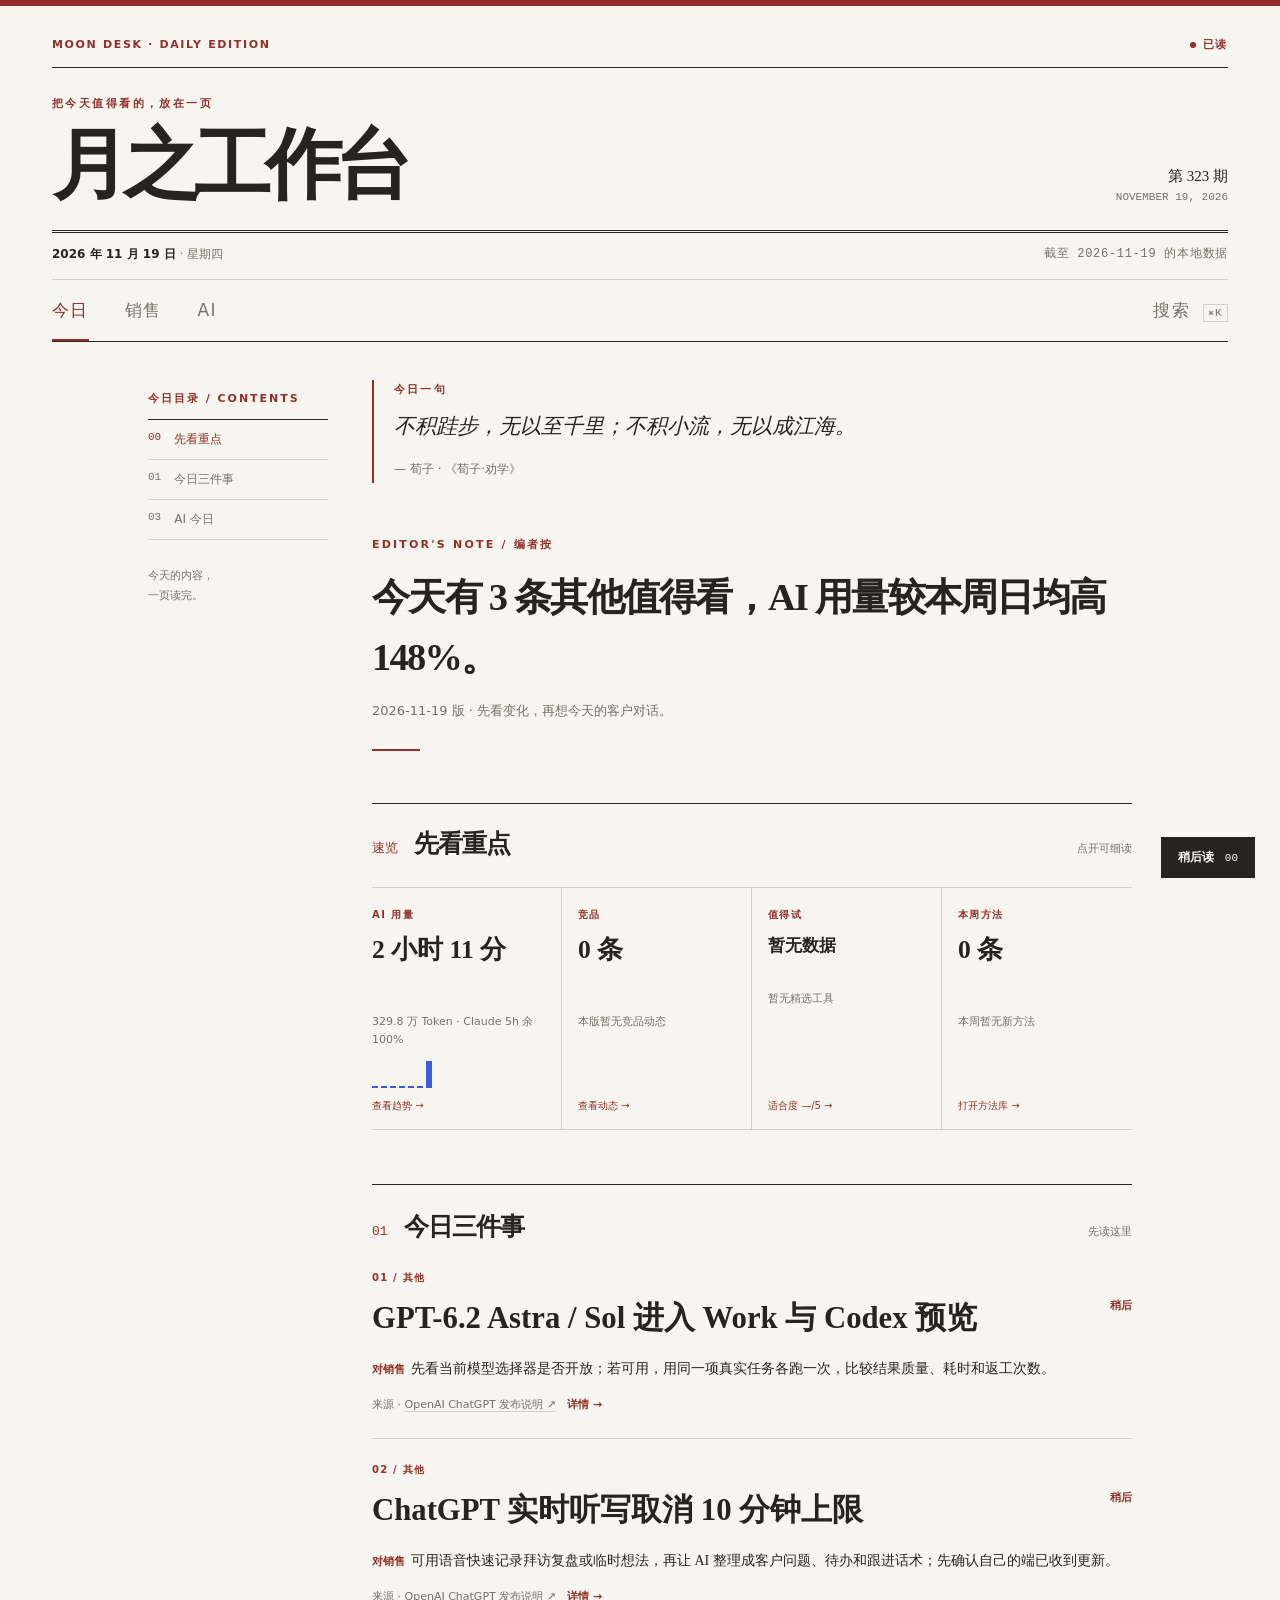
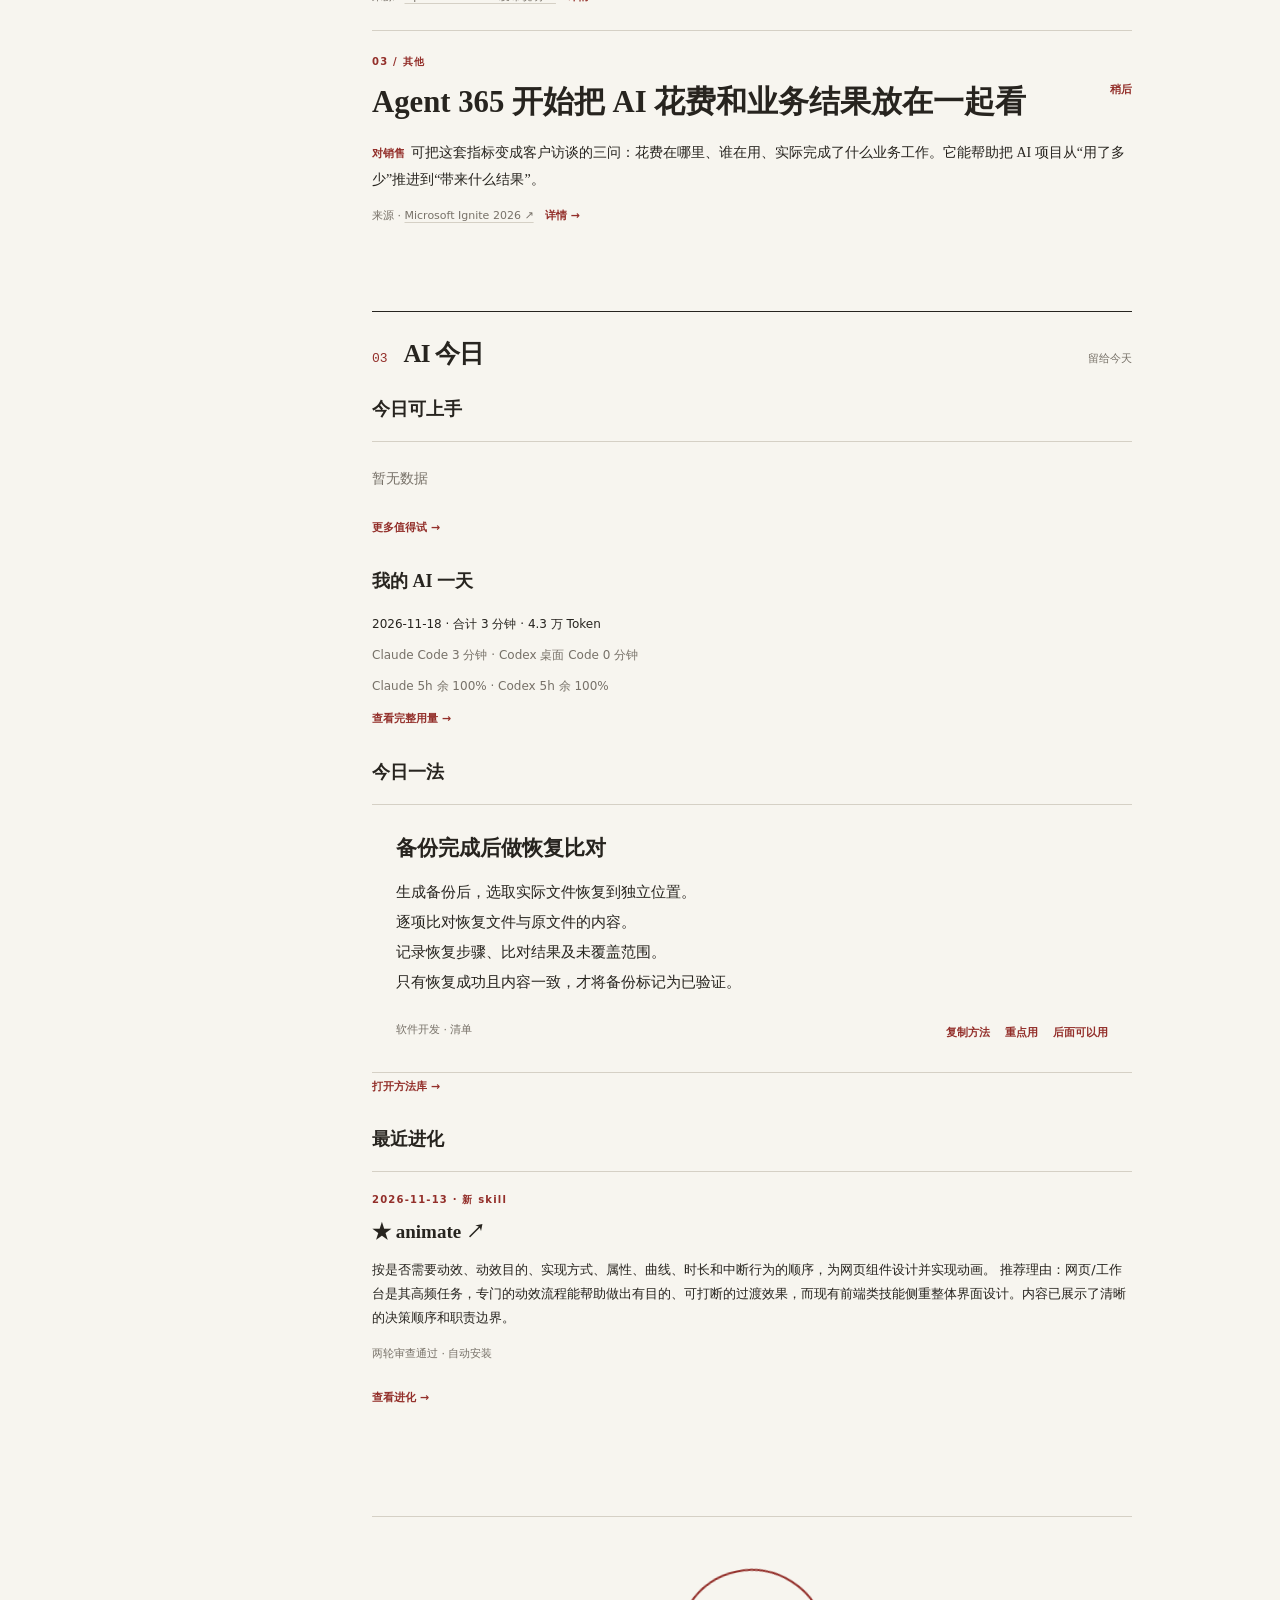
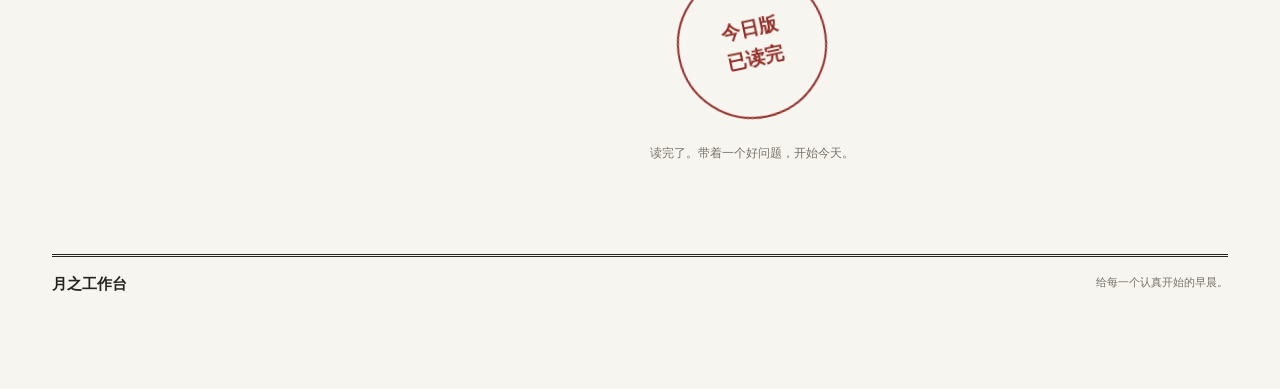
<file: concepts/d/index.html>
<!doctype html>
<html lang="zh-CN">
<head>
<meta charset="utf-8">
<meta name="viewport" content="width=device-width,initial-scale=1,viewport-fit=cover">
<meta name="theme-color" content="#f7f5ef">
<script>(()=>{const f=window.fetch.bind(window);window.fetch=(u,o)=>f(/(^|\/)picks\.json(\?|$)/.test(String(u))?'https://raw.githubusercontent.com/wzp42406-eng/ai-workbench/picks/picks.json':u,o)})()</script>
<title>[原型] 月之工作台 · 每日情报与 AI 用量</title>
<style>
:root{--paper:#f7f5ef;--ink:#27241f;--muted:#777168;--line:#d5d0c5;--soft:#ebe7dd;--red:#932f2a;--serif:'Noto Serif SC',Georgia,serif;--sans:Inter,'Noto Sans SC',system-ui,sans-serif;--mono:ui-monospace,SFMono-Regular,monospace}
*{box-sizing:border-box}html{scroll-behavior:smooth}body{margin:0;background:var(--paper);color:var(--ink);font:14px/1.75 var(--sans);-webkit-font-smoothing:antialiased}body.locked{overflow:hidden}button,input{font:inherit}button{cursor:pointer}a{color:inherit;text-decoration:none}a:hover,button:hover{color:var(--red)}:focus-visible{outline:2px solid var(--red);outline-offset:3px}button{border-radius:0}.topline{height:6px;background:var(--red)}.shell{max-width:1280px;padding:0 52px;margin:auto;min-width:0}.utility{display:flex;justify-content:space-between;gap:16px;border-bottom:1px solid var(--ink);padding:31px 0 13px;font:600 11px/1.5 var(--sans);letter-spacing:.15em;color:var(--muted)}.utility strong,.read-state{color:var(--red)}.read-state{display:flex;align-items:center;gap:7px}.state-dot{width:6px;height:6px;border-radius:50%;background:currentColor}.brand-row{display:flex;justify-content:space-between;align-items:end;gap:24px;padding:28px 0 22px;border-bottom:3px double var(--ink)}.brand-kicker{font:600 11px var(--sans);letter-spacing:.22em;color:var(--red);margin-bottom:13px}.brand{font:800 clamp(48px,6vw,90px)/1.1 var(--serif);letter-spacing:-.08em;white-space:nowrap;margin:0}.brand-sub{text-align:right;display:grid;gap:5px;padding-bottom:5px}.brand-sub strong{font:500 15px var(--serif)}.brand-sub span{font:11px var(--mono);color:var(--muted)}.datebar{display:flex;justify-content:space-between;gap:12px;padding:11px 0 14px;border-bottom:1px solid var(--line);font-size:12px;color:var(--muted)}.datebar strong{color:var(--ink)}.datebar .right{font-family:var(--mono);letter-spacing:.06em}.view-nav{display:flex;align-items:center;justify-content:space-between;gap:24px;border-bottom:1px solid var(--ink);min-width:0}.nav-scroll{display:flex;gap:27px;overflow-x:auto;scrollbar-width:none;min-width:0}.nav-scroll::-webkit-scrollbar,.mobile-toc::-webkit-scrollbar,.summary-grid::-webkit-scrollbar{display:none}.nav-btn,.search-trigger{border:0;background:none;white-space:nowrap;color:var(--muted);padding:17px 0 15px;font:600 12px var(--sans);letter-spacing:.08em;border-bottom:2px solid transparent}.nav-btn.active{color:var(--red);border-color:var(--red)}.search-trigger{flex:none;letter-spacing:.08em;font-size:17px;font-weight:500;padding:19px 0 17px}.search-trigger kbd{font:11px var(--mono);border:1px solid var(--line);padding:2px 4px;margin-left:6px;color:var(--muted)}.layout{display:grid;grid-template-columns:minmax(0,790px) minmax(160px,210px);gap:clamp(56px,9vw,120px);justify-content:space-between;align-items:start}.main{min-width:0}.view[hidden]{display:none!important}.intro{padding:54px 0 52px}.eyebrow,.mini-label{font:600 11px/1.5 var(--sans);letter-spacing:.2em;color:var(--red)}.intro h2{font:700 clamp(28px,3vw,42px)/1.55 var(--serif);letter-spacing:-.045em;margin:15px 0 12px}.intro p,.view-lede{color:var(--muted);font:13px/1.9 var(--sans);margin:0}.accent-line{width:48px;height:2px;background:var(--red);margin-top:25px}.summary-section{border-top:1px solid var(--ink);padding:23px 0 54px}.section-head{display:flex;align-items:baseline;gap:16px;margin-bottom:26px}.section-no{font:13px var(--mono);color:var(--red)}.section-head h2{font:700 25px/1.35 var(--serif);margin:0;letter-spacing:-.04em}.section-head small{margin-left:auto;font:11px var(--sans);color:var(--muted)}.summary-grid{display:grid;grid-template-columns:repeat(4,minmax(0,1fr));border-top:1px solid var(--line);border-bottom:1px solid var(--line)}.summary-cell{min-width:0;text-align:left;border:0;border-right:1px solid var(--line);background:none;padding:20px 16px 16px;display:flex;flex-direction:column;gap:11px;color:var(--ink)}.summary-cell:first-child{padding-left:0}.summary-cell:last-child{border-right:0}.summary-cell:hover .summary-value{text-decoration:underline;text-decoration-color:var(--red);text-underline-offset:5px}.summary-label{font:600 10px var(--sans);letter-spacing:.14em;color:var(--red)}.summary-value{font:700 clamp(20px,2vw,28px)/1.35 var(--serif);overflow-wrap:anywhere;min-height:2.7em}.summary-cell:nth-child(3) .summary-value{font-size:17px;line-height:1.48}.summary-desc{font:11px/1.65 var(--sans);color:var(--muted);min-height:3.3em}.summary-foot{margin-top:auto;font:10px var(--sans);color:var(--red)}.mini-bars{display:flex;align-items:end;gap:3px;height:28px}.mini-bars i{display:block;width:6px;min-height:2px;background:var(--ink)}.mini-bars i:last-child{background:var(--red)}.paper-section{border-top:1px solid var(--ink);padding:25px 0 62px;scroll-margin-top:30px}.story,.project,.space-row,.method-row{border-top:1px solid var(--line);padding:23px 0}.story:first-child,.project:first-child,.space-row:first-child,.method-row:first-child{border-top:0;padding-top:0}.story-kicker,.meta-line{font:600 10px/1.5 var(--sans);letter-spacing:.12em;color:var(--red);margin-bottom:10px}.story-head,.row-head{display:flex;align-items:start;justify-content:space-between;gap:13px}.story h3,.project h3,.space-row h3,.method-row h3{font:700 19px/1.55 var(--serif);margin:0;overflow-wrap:anywhere}.story.feature h3{font-size:clamp(22px,2.4vw,31px)}.story p,.project p,.space-row p,.method-row p{font:13px/1.85 var(--sans);color:#5e584f;margin:10px 0 0}.story .sales{font:14px/1.9 var(--serif);margin-top:13px}.story .sales b{font:600 11px var(--sans);color:var(--red);margin-right:6px}.source{font:11px var(--sans);color:var(--muted);margin-top:12px}.source a{text-decoration:underline;text-decoration-color:var(--line);text-underline-offset:3px}.text-btn,.save-btn,.filter-btn,.quiet-btn{border:0;background:none;padding:3px 0;color:var(--red);font:600 11px var(--sans);white-space:nowrap}.save-btn[aria-pressed=true]::before{content:'✓ '}.project-number{font:11px var(--mono);color:var(--red);padding-top:4px}.project .desc{margin:8px 0}.meta-strip{display:flex;flex-wrap:wrap;gap:7px 13px;font:10px/1.6 var(--sans);letter-spacing:.06em;color:var(--muted)}.meta-strip em{font-style:normal;color:var(--red)}.project .how{border-left:2px solid var(--line);padding-left:12px;margin-top:14px;font-size:12px}.project .why{font-size:12px}.usage-lede{font:500 clamp(19px,2vw,25px)/1.7 var(--serif);margin:0 0 26px}.usage-lede b{color:var(--red)}.chart-wrap{border-top:1px solid var(--line);border-bottom:1px solid var(--line);padding:16px 0}.chart-head{display:flex;justify-content:space-between;gap:12px;font:11px var(--sans)}.chart-head span,.chart-note{color:var(--muted)}.line-chart{width:100%;height:145px;margin-top:12px}.line-chart .grid{stroke:var(--line);stroke-width:1}.line-chart .trace{fill:none;stroke:var(--ink);stroke-width:2}.line-chart .dot{fill:var(--red)}.line-chart text{font:10px var(--mono);fill:var(--muted)}.chart-note{font:11px var(--sans);margin:0}.usage-mini{display:flex;gap:30px;margin-top:20px}.usage-mini div{display:grid;gap:3px}.usage-mini span{font:11px var(--sans);color:var(--muted)}.usage-mini strong{font:600 19px var(--serif)}.quote-wrap{border-top:1px solid var(--line);border-bottom:1px solid var(--line);padding:29px 24px}.quote-wrap h3{font:700 21px var(--serif);margin:0 0 15px}.quote-wrap p{font:15px/2 var(--serif);white-space:pre-line;margin:0}.quote-foot{display:flex;justify-content:space-between;gap:15px;margin-top:25px;font:11px var(--sans);color:var(--muted)}.quote-foot div{display:flex;gap:15px}.finish{text-align:center;padding:15px 0 80px}.finish-rule{height:1px;background:var(--line);margin-bottom:52px}.stamp{display:inline-flex;align-items:center;justify-content:center;width:150px;height:150px;border:2px solid var(--red);border-radius:50%;color:var(--red);transform:rotate(-12deg);font:700 19px/1.6 var(--serif)}.finish p{font:12px var(--sans);color:var(--muted);margin-top:26px}.toc{position:sticky;top:28px;padding-top:49px}.toc-label{border-bottom:1px solid var(--ink);padding-bottom:13px;font:600 11px var(--sans);letter-spacing:.18em;color:var(--red)}.toc a{display:flex;gap:13px;padding:11px 0;border-bottom:1px solid var(--line);font:12px var(--sans);color:var(--muted)}.toc a span{font:11px var(--mono)}.toc a.active,.toc a:hover{color:var(--red)}.toc-foot{margin-top:26px;font:11px/1.8 var(--sans);color:var(--muted)}.mobile-toc{display:none}.space-intro{padding:53px 0 42px}.space-intro h2{font:700 38px var(--serif);margin:10px 0}.space-note{font:500 18px/1.8 var(--serif);margin:0 0 26px}.filter-row,.period-row{display:flex;gap:18px;flex-wrap:wrap;margin:0 0 26px;border-bottom:1px solid var(--line)}.filter-btn{padding:10px 0;color:var(--muted);border-bottom:2px solid transparent}.filter-btn.active{color:var(--red);border-color:var(--red)}.space-row h3 button,.method-row h3 button{border:0;background:none;padding:0;text-align:left;color:inherit;font:inherit}.space-row h3 button:hover,.method-row h3 button:hover{text-decoration:underline;text-decoration-color:var(--red)}.space-row .row-actions,.method-row .row-actions{display:flex;gap:15px;margin-top:12px}.space-row .sales{border-left:2px solid var(--line);padding-left:12px;font:13px/1.8 var(--serif);margin-top:15px}.space-row .sales b{color:var(--red)}.method-row .excerpt{white-space:pre-line;display:-webkit-box;-webkit-box-orient:vertical;-webkit-line-clamp:3;line-height:1.85;overflow:hidden}.period-row{justify-content:flex-end;margin:-4px 0 25px}.period-row span{align-self:center;color:var(--muted)}.usage-total{font:700 36px var(--serif);margin:0}.usage-total small{font:12px var(--sans);color:var(--muted)}.bar-chart{height:200px;display:grid;grid-template-columns:repeat(30,minmax(0,1fr));align-items:end;gap:3px;border-bottom:1px solid var(--line);margin-top:25px}.bar-day{height:100%;display:flex;align-items:end;min-width:0}.bar{width:100%;background:var(--ink);min-height:2px}.bar.current{background:var(--red)}.chart-axis{display:flex;justify-content:space-between;font:10px var(--mono);color:var(--muted);margin-top:7px}.detail-stats{display:grid;grid-template-columns:repeat(3,1fr);border-top:1px solid var(--line);border-bottom:1px solid var(--line);margin-top:25px}.detail-stats div{padding:16px 10px;border-right:1px solid var(--line)}.detail-stats div:first-child{padding-left:0}.detail-stats div:last-child{border:0}.detail-stats b{display:block;font:600 18px var(--serif)}.detail-stats span{font:11px var(--sans);color:var(--muted)}.page-footer{border-top:3px double var(--ink);padding:18px 0 95px;display:flex;justify-content:space-between;gap:15px;font:11px var(--sans);color:var(--muted)}.page-footer strong{font:600 15px var(--serif);color:var(--ink)}.later-tab{position:fixed;right:25px;bottom:22px;z-index:30;border:1px solid var(--ink);background:var(--ink);color:var(--paper);padding:11px 16px;font:600 12px var(--sans)}.later-tab:hover{background:var(--red);border-color:var(--red);color:var(--paper)}.later-tab b{font:11px var(--mono);margin-left:7px}.backdrop{position:fixed;inset:0;background:#27241f55;z-index:40;opacity:0;pointer-events:none;transition:opacity .2s}.backdrop.open{opacity:1;pointer-events:auto}.drawer{position:fixed;z-index:41;right:0;top:0;bottom:0;width:min(440px,100%);background:var(--paper);border-left:1px solid var(--ink);transform:translateX(102%);transition:transform .24s;display:flex;flex-direction:column}.drawer.open{transform:translateX(0)}.drawer-head{border-bottom:1px solid var(--ink);padding:25px 27px 19px;display:flex;justify-content:space-between;gap:14px}.drawer-head span{font:11px var(--sans);letter-spacing:.14em;color:var(--red)}.drawer-head h2{font:700 26px var(--serif);margin:5px 0 0}.close-btn{flex:0 0 44px;width:44px;height:44px;border:0;background:none;font:26px var(--sans);color:var(--muted);padding:0}.drawer-body{overflow:auto;padding:20px 27px 40px;min-height:0;flex:1}.drawer-body h3{font:700 22px/1.5 var(--serif);margin:8px 0 12px;overflow-wrap:anywhere}.drawer-block{border-top:1px solid var(--line);padding:17px 0}.drawer-block h4{font:600 11px var(--sans);letter-spacing:.12em;color:var(--red);margin:0 0 7px}.drawer-block p{font:13px/1.85 var(--sans);white-space:pre-line;margin:0}.drawer-actions{display:flex;flex-wrap:wrap;gap:10px 15px;margin:20px 0}.drawer-actions button,.drawer-actions a{border:1px solid var(--line);background:none;color:var(--red);padding:7px 10px;font:11px var(--sans)}.drawer-foot{border-top:1px solid var(--line);padding:12px 27px;font:11px var(--sans);color:var(--muted)}.search-box{position:fixed;inset:0;z-index:42;margin:12vh auto auto;width:min(570px,calc(100% - 32px));max-width:100%;max-height:75dvh;box-sizing:border-box;transform:translateY(-20px);background:var(--paper);border:1px solid var(--ink);opacity:0;pointer-events:none;display:flex;flex-direction:column;transition:.2s}.search-box.open{opacity:1;pointer-events:auto;transform:none}.search-head{display:flex;border-bottom:1px solid var(--ink);align-items:center;padding:12px 16px;gap:10px;min-width:0;box-sizing:border-box}.search-head input{flex:1;min-width:0;width:0;border:0;outline:0;background:none;padding:8px;font:15px var(--sans)}.search-results{overflow:auto;min-width:0;min-height:0;box-sizing:border-box;padding:8px 16px 20px;overscroll-behavior:contain}.search-row{display:block;text-align:left;width:100%;border:0;border-bottom:1px solid var(--line);background:none;padding:13px 0}.search-row strong{display:block;font:600 15px var(--serif);overflow-wrap:anywhere}.search-row span{font:11px var(--sans);color:var(--muted)}.toast{position:fixed;left:50%;bottom:25px;transform:translate(-50%,10px);z-index:60;background:var(--ink);color:var(--paper);padding:8px 13px;font:12px var(--sans);opacity:0;pointer-events:none;transition:.2s}.toast.show{opacity:1;transform:translate(-50%,0)}.empty{padding:24px 0;color:var(--muted);border-top:1px solid var(--line)}
@media(max-width:900px){.shell{padding:0 30px}.layout{display:block}.toc{display:none}.mobile-toc{display:flex;position:sticky;top:0;z-index:20;gap:23px;overflow-x:auto;scrollbar-width:none;margin:0 -30px;padding:0 30px;background:var(--paper);border-bottom:1px solid var(--line)}.mobile-toc a{flex:none;white-space:nowrap;padding:12px 0;border-bottom:2px solid transparent;font:600 11px var(--sans);color:var(--muted)}.mobile-toc a.active{border-color:var(--red);color:var(--red)}.paper-section{scroll-margin-top:66px}}
@media(max-width:560px){.shell{padding:0 22px}.utility{padding-top:20px;font-size:10px}.utility .edition-type{max-width:180px}.brand-row{display:block;padding:25px 0 20px}.brand{font-size:clamp(45px,13vw,65px)}.brand-sub{display:flex;text-align:left;justify-content:space-between;align-items:baseline;margin-top:18px}.brand-sub strong{font-size:13px}.brand-sub span{font-size:10px}.datebar .right{display:none}.view-nav{gap:8px}.nav-scroll{gap:22px}.nav-btn,.search-trigger{font-size:11px}.search-trigger kbd{display:none}.mobile-toc{margin:0 -22px;padding:0 22px;gap:20px}.intro{padding:43px 0}.intro h2{font-size:27px}.summary-section{padding-bottom:44px}.section-head h2{font-size:22px}.summary-grid{display:flex;overflow-x:auto;scroll-snap-type:x mandatory;scrollbar-width:none;margin:0 -22px;padding:0 22px;scroll-padding-left:22px}.summary-cell{flex:0 0 64%;scroll-snap-align:start;padding:17px 16px}.summary-cell:first-child{padding-left:0}.summary-value{font-size:25px;min-height:2.7em}.paper-section{padding-bottom:52px}.story.feature h3{font-size:22px}.story h3,.project h3{font-size:17px}.space-intro{padding:42px 0 32px}.space-intro h2{font-size:32px}.space-note{font-size:16px}.detail-stats b{font-size:14px}.detail-stats div{padding:13px 7px}.drawer{top:auto;left:0;right:0;bottom:0;width:100%;height:min(84dvh,760px);border-left:0;border-top:1px solid var(--ink);transform:translateY(102%)}.drawer.open{transform:translateY(0)}.search-box{inset:0;margin:0;width:100%;height:100%;height:100dvh;max-height:100%;max-height:100dvh;transform:translateY(12px);border:0;padding-top:env(safe-area-inset-top);padding-bottom:env(safe-area-inset-bottom)}.search-box.open{transform:none}.later-tab{right:14px;bottom:14px}.page-footer{padding-bottom:82px}}
@media(prefers-reduced-motion:reduce){html{scroll-behavior:auto}*,*::before,*::after{transition-duration:.01ms!important}}

/* AI usage: shared layout; account colors are scoped below. */
.ai-panel{border-top:1px solid var(--ink);padding:24px 0 30px;min-width:0}.ai-panel h3{font:700 21px var(--serif);margin:0 0 20px}.ai-label{font:600 10px/1.7 var(--sans);letter-spacing:.14em;color:var(--muted)}.ai-note{font:11px/1.8 var(--sans);color:var(--muted);margin:12px 0;overflow-wrap:anywhere}.ai-figures{display:grid;grid-template-columns:repeat(2,minmax(0,1fr));gap:20px;margin:15px 0}.ai-figure{font:600 clamp(22px,2.6vw,32px)/1.5 var(--serif);display:block;overflow-wrap:anywhere}.ai-figure small{font:11px var(--sans);color:var(--muted)}.ai-change{font:12px/1.8 var(--sans);color:var(--red);margin:15px 0}.quota-row{display:grid;grid-template-columns:85px repeat(2,minmax(0,1fr));gap:20px;padding:18px 0;border-top:1px solid var(--line)}.quota-name{font:700 18px var(--serif)}.quota-value{font:600 25px/1.4 var(--serif);margin-left:9px}.quota-track{height:3px;background:var(--line);margin:9px 0}.quota-track i{display:block;height:100%;background:var(--red)}.quota-reset{font:10px/1.7 var(--sans);color:var(--muted)}.quota-stale{color:var(--red);display:block;margin-top:4px}.usage-groups{display:grid;grid-template-columns:repeat(3,minmax(0,1fr));border-top:1px solid var(--line);border-bottom:1px solid var(--line)}.usage-group{min-width:0;padding:18px 12px;border-right:1px solid var(--line)}.usage-group:first-child{padding-left:0}.usage-group:last-child{border-right:0}.usage-group strong{display:block;font:600 21px/1.7 var(--serif);overflow-wrap:anywhere}.usage-group .token{font:18px var(--serif)}.usage-grand{display:flex;justify-content:space-between;gap:20px;align-items:baseline;padding:18px 0}.usage-grand strong{font:600 27px/1.5 var(--serif)}.ai-periods{justify-content:flex-start;margin:0 0 16px;gap:16px}.ai-periods .filter-btn{font-size:13px}.ai-periods .filter-btn+.filter-btn:before{content:'·';color:var(--muted);position:absolute;margin-left:-10px}.ai-table{border-collapse:collapse;width:100%;table-layout:fixed;font:12px/1.7 var(--sans)}.ai-table th{text-align:right;font:500 10px/1.7 var(--sans);letter-spacing:.12em;color:var(--muted);padding:9px 0}.ai-table th:first-child{width:36%;text-align:left}.ai-table td{padding:12px 0;border-top:1px solid var(--line);text-align:right;font:500 15px/1.65 var(--serif);overflow-wrap:anywhere}.ai-table td:first-child{text-align:left;font:12px/1.7 var(--sans);padding-right:12px}.cache-inline{display:none;font:10px/1.7 var(--sans);color:var(--muted)}.zero-tools{border-top:1px solid var(--line);font:11px/1.8 var(--sans);color:var(--muted);padding:12px 0}.zero-tools summary{cursor:pointer}.zero-tools p{margin:8px 0}.ai-top-tools{list-style:none;padding:0;margin:14px 0}.ai-top-tools li{display:grid;grid-template-columns:minmax(0,1fr) auto;gap:4px 15px;padding:12px 0;border-top:1px solid var(--line)}.ai-top-tools strong{font:600 15px var(--serif)}.ai-top-tools span{font:14px var(--serif);text-align:right}.ai-top-tools small{grid-column:1/-1;color:var(--muted);font-size:11px}.ai-legend{display:flex;gap:14px;flex-wrap:wrap;margin:14px 0;font:10px var(--sans);color:var(--muted)}.ai-legend i{width:9px;height:9px;display:inline-block;margin-right:5px;background:var(--ink)}.ai-legend .desktop{background:var(--red)}.ai-legend .web{background:var(--line)}.ai-legend .mean{width:16px;height:0;border-top:1px dashed var(--red);vertical-align:middle;background:none}.trend-plot{position:relative;height:200px;border-bottom:1px solid var(--ink);margin-top:22px}.trend-bars{position:absolute;inset:0;display:grid;grid-template-columns:repeat(30,minmax(0,1fr));gap:3px;align-items:end}.trend-day{position:relative;height:100%;min-width:0;padding:0;border:0;background:none;display:flex;flex-direction:column;justify-content:end;z-index:1}.trend-day[aria-pressed=true]{outline:1px solid var(--red);outline-offset:1px}.trend-segment{display:block;width:100%;flex:none;background:var(--ink)}.trend-segment.desktop{background:var(--red)}.trend-segment.web{background:var(--line)}.trend-mean{position:absolute;left:0;right:0;border-top:1px dashed var(--red);pointer-events:none;z-index:2}.trend-details{margin-top:20px;border-top:1px solid var(--line);padding-top:12px;min-height:145px}.trend-details h4{margin:0 0 10px;font:600 15px var(--serif)}.trend-detail-grid{display:grid;grid-template-columns:repeat(3,minmax(0,1fr));gap:14px}.trend-detail-grid strong{display:block;font:15px var(--serif);margin:5px 0}.account-grid{display:grid;grid-template-columns:repeat(4,minmax(0,1fr));gap:16px}.account-grid strong{display:block;font:600 23px/1.6 var(--serif)}.account-grid small{display:block;font:10px/1.7 var(--sans);color:var(--muted)}.ai-data-footer{border-top:1px solid var(--line);padding:15px 0 35px}.drawer .quota-row{grid-template-columns:1fr 1fr;gap:12px}.drawer .quota-name{grid-column:1/-1}.drawer .ai-figure{font-size:24px}.drawer .usage-group strong{font-size:17px}.drawer .ai-panel{padding-top:18px}.drawer .usage-grand{flex-wrap:wrap}.drawer .ai-table .cache-col{display:none}.drawer .cache-inline{display:block}
@media(max-width:560px){.quota-row{grid-template-columns:1fr 1fr;gap:14px}.quota-name{grid-column:1/-1}.usage-groups{grid-template-columns:1fr}.usage-group,.usage-group:first-child{padding:13px 0;border-right:0;border-bottom:1px solid var(--line)}.usage-group:last-child{border-bottom:0}.usage-group strong{display:inline;margin-right:12px;font-size:21px}.usage-group>.ai-label:first-child{display:block;margin-bottom:2px}.usage-grand{display:block}.usage-grand strong{display:block;font-size:24px}.ai-table .cache-col{display:none}.ai-table th:first-child{width:42%}.ai-table th:nth-child(2){width:33%}.ai-table th:nth-child(3){width:25%}.ai-table td{font-size:14px}.cache-inline{display:block}.ai-figures{gap:12px}.ai-figure{font-size:24px}.trend-bars{gap:2px}.ai-legend{gap:10px;font-size:9px}.account-grid{grid-template-columns:repeat(2,minmax(0,1fr));gap:20px}.trend-detail-grid{grid-template-columns:1fr;gap:10px}.trend-detail-grid strong{display:inline;margin:0 8px}.trend-details{min-height:200px}.quota-value{font-size:24px}.ai-periods{gap:22px}}

/* Round two: left directory, readable navigation and scoped account colors. */
:root{--blue:#3B5BDB;--cli:#3B5BDB;--desktop:#8C9EDB;--web:#C9D1EC}
html{overflow-x:clip}body{overflow-wrap:anywhere}.nav-scroll{gap:36px}.nav-btn{font-size:17px;font-weight:500;padding:19px 0 17px}
.layout{grid-template-columns:180px minmax(0,760px);gap:44px;justify-content:center}.layout.single{grid-template-columns:minmax(0,760px)}
.daily-quote{margin:38px 0 0;border-left:2px solid var(--red);padding:2px 0 2px 20px}.daily-quote blockquote{font:italic 21px/1.8 var(--serif);margin:10px 0}.daily-quote cite{font:12px/1.8 var(--sans);color:var(--muted)}
.sales-group{margin:28px 0}.sales-group-head{display:flex;align-items:baseline;flex-wrap:wrap;gap:8px 14px;border-bottom:1px solid var(--line);padding-bottom:12px;margin-bottom:20px}.sales-group-head h3{font:700 19px var(--serif);margin:0}.sales-group-head small{font:11px/1.8 var(--sans);color:var(--muted)}
.method-segments{gap:12px}.method-segments .filter-btn+.filter-btn:before{content:'·';color:var(--muted);margin-right:12px}.method-pick[aria-pressed=true]{text-decoration:underline;text-underline-offset:5px}.row-actions,.quote-foot,.quote-foot div{flex-wrap:wrap}
#space-view.mine{--red:var(--blue)}.mine .ai-figure,.mine .usage-grand strong,.mine .quota-value,.mine .account-grid strong{color:var(--blue)}
.mine .trend-segment.cli,.mine .ai-legend i{background:var(--cli)}.mine .trend-segment.desktop,.mine .ai-legend .desktop{background:var(--desktop)}.mine .trend-segment.web,.mine .ai-legend .web{background:var(--web)}
.mine .trend-mean,.mine .ai-legend .mean{border-color:#6B6862;border-top-style:dashed;background:none}.mine .quota-track i{background:var(--blue)}.mine .quota-track i.low{background:#B43838}
.mine .usage-group{border-left:3px solid var(--cli);padding-left:12px}.mine .usage-group.desktop{border-left-color:var(--desktop)}.mine .usage-group.web{border-left-color:var(--web)}
.tool-dot{display:inline-block;width:7px;height:7px;margin-right:7px;background:var(--ink)}.mine .tool-dot{background:var(--cli)}.mine .tool-dot.desktop{background:var(--desktop)}.mine .tool-dot.web{background:var(--web)}
.mini-bars i{background:var(--cli)}.mini-bars i:last-child{background:var(--blue)}
@media(max-width:900px){.layout,.layout.single{display:block;max-width:760px;margin:auto}}
@media(max-width:560px){.nav-scroll{gap:27px;flex:1}.nav-btn{font-size:15px;font-weight:500}.daily-quote{padding-left:15px;margin-top:30px}.daily-quote blockquote{font-size:19px}.quote-wrap{padding:24px 16px}.quote-foot div{gap:12px}.section-head{gap:10px}.section-head small{white-space:nowrap}.usage-grand{flex-wrap:wrap}.page-footer{flex-wrap:wrap}.search-head input{min-width:0}.brand{font-size:clamp(38px,11.6vw,65px)}}
/* Round three: method feedback and narrow-screen wrapping. */
[hidden]{display:none!important}
.loop-status,.draft-stats{font:11px/1.8 var(--sans);color:var(--muted);margin:10px 0 24px}.draft-review{border-top:1px solid var(--ink);padding:24px 0}.draft-review .section-head{flex-wrap:wrap}.draft-card{min-width:0;border-top:1px solid var(--line);padding:20px 0}.draft-card h3{font:700 19px/1.6 var(--serif);margin:0}.draft-card p{font:13px/1.85 var(--sans);white-space:pre-wrap;margin:10px 0}.draft-card details{margin:14px 0;min-width:0}.draft-card summary{cursor:pointer;color:var(--red);font-size:12px}.draft-content{font:12px/1.8 var(--mono);white-space:pre-wrap;overflow-wrap:anywhere;max-height:360px;overflow:auto;max-width:100%;padding:12px;border:1px solid var(--line)}.draft-actions{display:flex;flex-wrap:wrap;gap:12px 20px}.draft-note{display:block;width:100%;min-width:0;max-width:100%;min-height:80px;margin:12px 0;background:var(--paper);color:var(--ink);border:1px solid var(--line);padding:10px;font:13px/1.8 var(--sans)}.draft-form[hidden]{display:none}.draft-card button:disabled{opacity:.5;cursor:wait}.pending-link{display:block;text-align:left;margin:18px 0;white-space:normal;line-height:1.8}.loop-status{overflow-wrap:anywhere}.filter-row.explore-segments .filter-btn+.filter-btn:before{content:'·';margin-right:18px;color:var(--muted)}
/* Round four: three spaces and one continuous AI page. */
.nav-scroll{display:flex;gap:36px;overflow:visible}@media(max-width:560px){.nav-scroll{display:grid;grid-template-columns:repeat(3,minmax(0,1fr));flex:1;gap:0}.nav-btn{text-align:center;min-width:0}}.nav-btn[data-view="ai"].active{color:var(--blue);border-color:var(--blue)}
.ai-anchors{position:sticky;top:0;z-index:20;display:flex;gap:0;background:var(--paper);border-block:1px solid var(--line);padding:12px 0;margin-bottom:30px}.ai-anchors a{font:500 14px/1.7 var(--sans);color:var(--muted)}.ai-anchors a+a:before{content:'·';margin:0 16px;color:var(--muted)}.ai-anchors a.active{color:var(--blue);text-decoration:underline;text-underline-offset:7px}.ai-section{scroll-margin-top:74px;min-width:0;padding-bottom:42px}.ai-section+.ai-section{border-top:1px solid var(--ink);padding-top:30px}.ai-section:focus-visible{outline-color:var(--blue)}
.today-ai-block{margin:0 0 30px;min-width:0}.today-ai-block>h3{font:600 18px var(--serif);margin:0 0 20px}.compact-total,.compact-tools,.compact-quota{font:12px/1.9 var(--sans);margin:8px 0}.compact-tools,.compact-quota{color:var(--muted)}.evolution-row{border-top:1px solid var(--line);padding:20px 0;min-width:0}.evolution-row h3{font:700 19px/1.6 var(--serif);margin:0}.evolution-row p{font:13px/1.85 var(--sans);white-space:pre-wrap;margin:10px 0}.evolution-status{font:11px/1.8 var(--sans);color:var(--muted)}.summary-section{scroll-margin-top:65px}.row-actions{flex-wrap:wrap}
@media(max-width:560px){.nav-scroll{gap:0}.view-nav{gap:16px}.nav-btn{width:100%;padding-inline:0}.ai-anchors a+a:before{margin:0 12px}.ai-anchors a{font-size:13px}.summary-grid{display:grid;grid-template-columns:repeat(4,minmax(0,1fr));overflow:visible;margin:0;padding:0}.summary-cell{padding:14px 6px;gap:9px}.summary-value{font-size:18px}.summary-cell:nth-child(3) .summary-value{font-size:13px}.summary-desc{font-size:10px}.summary-foot{font-size:9px}.mini-bars{gap:2px}.mini-bars i{width:4px}.mobile-toc{gap:0;justify-content:space-between}.mobile-toc a{font-size:10px}.evolution-row h3{font-size:17px}}
/* Round five: viewport-safe overlays and balanced mobile navigation. */
.drawer{max-width:100%;box-sizing:border-box}.drawer-head>div{min-width:0}.drawer-body{overscroll-behavior:contain;overflow-wrap:anywhere}.drawer-foot{overflow-wrap:anywhere}
.draft-card details,.draft-form,.draft-content,.draft-note{min-width:0;max-width:100%;box-sizing:border-box}.draft-content,.draft-note{overflow-wrap:anywhere}
@media(max-width:560px){
  .view-nav{display:grid;grid-template-columns:repeat(4,minmax(0,1fr));gap:0;align-items:stretch}
  .nav-scroll{display:contents}
  .nav-btn,.search-trigger{display:flex;align-items:center;justify-content:center;width:100%;min-width:0;height:56px;padding:0;font-size:16px;font-weight:500;letter-spacing:.08em}
  body{padding-bottom:calc(64px + env(safe-area-inset-bottom))}
  .later-tab{right:12px;bottom:calc(12px + env(safe-area-inset-bottom));height:36px;padding:0 12px;border-radius:999px;background:#f7f5efb8;color:var(--ink);font-size:11px}
  .later-tab:hover,.later-tab:focus-visible{background:var(--paper);color:var(--red)}
  .drawer-head{padding:16px;align-items:center}.drawer-body{padding:16px 16px calc(24px + env(safe-area-inset-bottom))}.drawer-foot{padding:12px 16px calc(12px + env(safe-area-inset-bottom))}
}
</style>
</head>
<body>
<div class="topline"></div><div class="shell">
<header class="masthead" id="top"><div class="utility"><strong class="edition-type">MOON DESK · DAILY EDITION</strong><span id="read-state" class="read-state"><i class="state-dot"></i>未读</span></div><div class="brand-row"><div><div class="brand-kicker">把今天值得看的，放在一页</div><h1 class="brand">月之工作台</h1></div><div class="brand-sub"><strong id="issue">第 — 期</strong><span id="date-en">—</span></div></div><div class="datebar"><span><strong id="date-zh">—</strong><span id="weekday"></span></span><span class="right" id="edition-note">FIVE COLUMNS · ONE QUIET MORNING</span></div></header>
<nav class="view-nav" aria-label="空间导航"><div class="nav-scroll" id="view-nav"><button class="nav-btn active" data-view="today">今日</button><button class="nav-btn" data-view="sales">销售</button><button class="nav-btn" data-view="ai">AI</button></div><button class="search-trigger" id="search-trigger" type="button">搜索 <kbd>⌘K</kbd></button></nav>
<nav class="mobile-toc" id="mobile-toc" aria-label="今日栏目"><a href="#summary">00 先看重点</a><a href="#s1">01 三件事</a><a href="#s2">02 销售情报</a><a href="#s3">03 AI 今日</a></nav>
<div class="layout"><aside class="toc" id="toc" aria-label="今日目录"><div class="toc-label">今日目录 / CONTENTS</div><a href="#summary"><span>00</span>先看重点</a><a href="#s1"><span>01</span>今日三件事</a><a href="#s2"><span>02</span>销售情报</a><a href="#s3"><span>03</span>AI 今日</a><div class="toc-foot">今天的内容，<br>一页读完。</div></aside><main class="main">
<div class="view" id="today-view"><section class="daily-quote" id="daily-quote" aria-label="今日一句"></section><div class="intro"><div class="eyebrow">EDITOR'S NOTE / 编者按</div><h2 id="judgement">正在整理这一版的重点。</h2><p id="intro-note">把变化放在前面，再读今天的三个栏目。</p><div class="accent-line"></div></div><section class="summary-section" id="summary"><div class="section-head"><span class="section-no">速览</span><h2>先看重点</h2><small>点开可细读</small></div><div class="summary-grid" id="summary-grid"></div></section>
<section class="paper-section" id="s1"><div class="section-head"><span class="section-no">01</span><h2>今日三件事</h2><small>先读这里</small></div><div id="top-stories" class="empty">正在排版…</div></section><section class="paper-section" id="s2"><div class="section-head"><span class="section-no">02</span><h2>销售情报</h2><small>继续读</small></div><div id="more-stories" class="empty">正在排版…</div></section><section class="paper-section" id="s3"><div class="section-head"><span class="section-no">03</span><h2>AI 今日</h2><small>留给今天</small></div><div class="today-ai-block"><h3>今日可上手</h3><div id="projects" class="empty">正在排版…</div><button class="text-btn" data-view="ai" data-section="picks">更多值得试 →</button></div><div class="today-ai-block"><h3>我的 AI 一天</h3><div id="usage" class="empty">正在排版…</div></div><div class="today-ai-block"><h3>今日一法</h3><div id="method" class="empty">正在排版…</div><button class="text-btn" data-view="ai" data-section="methods">打开方法库 →</button></div><div id="today-evolution" class="today-ai-block" hidden></div><button class="text-btn pending-link" id="pending-method-link" data-view="ai" data-section="methods" hidden></button></section><div class="finish" id="finish"><div class="finish-rule"></div><div class="stamp">今日版<br>已读完</div><p>读完了。带着一个好问题，开始今天。</p></div></div>
<div class="view" id="space-view" hidden><div class="space-intro"><div class="eyebrow" id="space-eyebrow">SPACE / 01</div><h2 id="space-title">销售</h2><p class="view-lede" id="space-lede"></p></div><div id="space-content"></div></div>
</main></div><footer class="page-footer"><strong>月之工作台</strong><span>给每一个认真开始的早晨。</span></footer></div>
<button class="later-tab" id="later-tab" type="button">稍后读 <b id="later-count">00</b></button><div class="backdrop" id="backdrop"></div><aside class="drawer" id="drawer" role="dialog" aria-modal="true" aria-labelledby="drawer-title" aria-hidden="true"><div class="drawer-head"><div><span id="drawer-kicker">PERSONAL READING LIST</span><h2 id="drawer-title">稍后读</h2></div><button class="close-btn" id="drawer-close" aria-label="关闭详情">×</button></div><div class="drawer-body" id="drawer-body"></div><div class="drawer-foot">阅读状态保存在本机 · 方法选择可同步到联想</div></aside><div class="search-box" id="search-box" role="dialog" aria-modal="true" aria-label="搜索内容"><div class="search-head"><input id="search-input" type="search" placeholder="搜索简报、工具、方法…" autocomplete="off"><button class="close-btn" id="search-close" aria-label="关闭搜索">×</button></div><div class="search-results" id="search-results"></div></div><div class="toast" id="toast" role="status" aria-live="polite"></div>
<script>
(()=>{'use strict';
const DATA_BASE = '../../';
const LOOP_API = 'https://zhipeng-lenovo.tailca3e4e.ts.net';
const $=s=>document.querySelector(s),$$=s=>[...document.querySelectorAll(s)];
const esc=v=>String(v??'').replace(/[&<>"']/g,c=>({'&':'&amp;','<':'&lt;','>':'&gt;','"':'&quot;',"'":'&#39;'}[c]));
const you=v=>String(v??'').replace(/Peter/g,'你');
const safeUrl=v=>{try{const u=new URL(v);return /^https?:$/.test(u.protocol)?u.href:''}catch{return''}};
const link=v=>`href="${esc(safeUrl(v)||'#')}" target="_blank" rel="noopener"`;
const readJson=(k,f)=>{try{return JSON.parse(localStorage.getItem('proto-'+k))??f}catch{return f}};
const saveJson=(k,v)=>{try{localStorage.setItem('proto-'+k,JSON.stringify(v))}catch{}};
const state={data:null,picks:null,brief:null,playbook:null,evolution:null,evolutionExpanded:false,edition:'',view:'today',period:'day',metric:'minutes',trendDate:null,pickFilter:'all',methodFilter:'all',methodPicks:readJson('method-pick',{}),drawer:null,search:false,read:readJson('read-editions',{}),saved:new Set(readJson('saved',[])),later:new Map((readJson('later',[])||[]).filter(x=>x&&x.id).map(x=>[x.id,x]))};
const available=new Map();let toastTimer;
const loop={state:{picks:{},drafts:{}},outbox:readJson('method-outbox',{}),synced:null,connected:false,editing:new Set(),notes:{},expanded:new Set(),busy:new Set()};
let loopQueue=Promise.resolve();
function queueLoop(task){loopQueue=loopQueue.then(task).catch(()=>{loop.connected=false;refreshLoop()});return loopQueue}
async function loopRequest(path,body){const controller=new AbortController(),timer=setTimeout(()=>controller.abort(),5000);try{const response=await fetch(LOOP_API+path,{method:body===undefined?'GET':'POST',headers:{'Content-Type':'application/json'},signal:controller.signal,...(body===undefined?{}:{body:JSON.stringify(body)})});if(!response.ok)throw Error(response.status);const data=await response.json();if(!data||typeof data.picks!=='object'||!data.picks||typeof data.drafts!=='object'||!data.drafts)throw Error('Invalid state');return data}finally{clearTimeout(timer)}}
function canonicalMethodId(id){const m=methods().find(x=>methodKey(x)===id||x.title===id);return m?methodKey(m):id}
function applyLoop(data){loop.state=data;const next={};for(const [id,pick] of Object.entries(data.picks)){if(pick?.cat==='focus'||pick?.cat==='later')next[canonicalMethodId(id)]=pick.cat}for(const [id,pick] of Object.entries(loop.outbox)){if(pick.cat)next[id]=pick.cat;else delete next[id]}state.methodPicks=next;saveJson('method-pick',next);loop.connected=true;loop.synced=new Date();refreshLoop()}
function pickPayload(id,cat){const x=methods().find(x=>methodKey(x)===id||x.title===id);return {id:x?methodKey(x):id,title:x?.title||id,text:x?.text||'',cat}}
function rememberPick(payload){loop.outbox[payload.id]=payload;saveJson('method-outbox',loop.outbox)}
async function flushPicks(){for(const [id,payload] of Object.entries(loop.outbox)){try{const data=await loopRequest('/api/pick',payload);if(loop.outbox[id]===payload)delete loop.outbox[id];saveJson('method-outbox',loop.outbox);applyLoop(data)}catch{loop.connected=false;refreshLoop();return false}}return true}
async function initLoop(){try{const data=await loopRequest('/api/state'),serverIds=new Set(Object.keys(data.picks).map(canonicalMethodId));for(const x of methods()){const id=methodKey(x),cat=methodChoice(x);if(cat&&!serverIds.has(id)&&!Object.hasOwn(loop.outbox,id))rememberPick(pickPayload(id,cat))}for(const [id,cat] of Object.entries(state.methodPicks)){const key=canonicalMethodId(id);if((cat==='focus'||cat==='later')&&!serverIds.has(key)&&!Object.hasOwn(loop.outbox,key))rememberPick(pickPayload(key,cat))}applyLoop(data);await flushPicks()}catch{loop.connected=false;refreshLoop()}}
function pendingDrafts(){return Object.entries(loop.state.drafts).filter(([,x])=>x?.status==='pending')}
function draftStatus(x){const d=loop.state.drafts[methodKey(x)]??loop.state.drafts[x.title];return ({pending:'待确认',revise:'等重写',adopted:'已采纳',rejected:'已放弃'})[d?.status]||''}
function syncLabel(){return loop.connected&&!Object.keys(loop.outbox).length&&loop.synced?'已同步到联想 · '+loop.synced.toLocaleTimeString('zh-CN',{hour:'2-digit',minute:'2-digit',hour12:false}):'未连接联想，只存在本机（需要在装了 Tailscale 的设备上打开）'}
function refreshLoop(){if(state.view==='ai')renderAISection('methods');const n=pendingDrafts().length;$('#pending-method-link').hidden=!n;$('#pending-method-link').textContent=`${n} 份草稿等你确认 →`;const m=methods()[(dayNumber(state.edition)-1)%Math.max(1,methods().length)];if(m){const meta=$('#method .quote-foot>span');if(meta)meta.textContent=`${m.category||''} · ${m.kind==='checklist'?'清单':'方法'}${draftStatus(m)?' · '+draftStatus(m):''}`;const box=$('#method .quote-foot div');if(box)box.innerHTML=`<button class="quiet-btn" data-copy="${methods().findIndex(x=>methodKey(x)===methodKey(m))}">复制方法</button>${methodButtons(m,methods().findIndex(x=>methodKey(x)===methodKey(m)))}`}if(state.drawer?.type==='method')renderDrawer()}
function renderDrafts(){const pending=pendingDrafts(),drafts=Object.values(loop.state.drafts);return `${pending.length?`<section class="draft-review"><div class="section-head"><h2>待你确认</h2><small>${pending.length} 份</small></div>${pending.map(([id,x])=>{const d=x.draft||{},busy=loop.busy.has(id);return `<article class="draft-card" data-draft-card="${esc(id)}"><div class="meta-line">草稿版本 ${esc(x.version)}</div><h3>${esc(x.title)}</h3><p>${esc(d.summary)}</p><p>落地形式：${esc(d.form)}<br>放在：${esc(d.target)}</p><details data-draft-details="${esc(id)}" ${loop.expanded.has(id)?'open':''}><summary>查看草稿</summary><pre class="draft-content">${esc(d.content)}</pre><p>用法：${esc(d.usage)}</p><p>风险：${esc(d.risk)}</p></details><div class="draft-actions"><button class="text-btn" data-feedback="adopt" data-draft-id="${esc(id)}" ${busy?'disabled':''}>采纳</button><button class="text-btn" data-revise="${esc(id)}" ${busy?'disabled':''}>要改</button><button class="text-btn" data-feedback="reject" data-draft-id="${esc(id)}" ${busy?'disabled':''}>不要</button></div><div class="draft-form" ${loop.editing.has(id)?'':'hidden'}><label>修改意见<textarea class="draft-note" data-draft-note="${esc(id)}" placeholder="写下你希望修改的地方" ${busy?'disabled':''}>${esc(loop.notes[id]??x.note??'')}</textarea></label><button class="text-btn" data-feedback="revise" data-draft-id="${esc(id)}" ${busy?'disabled':''}>提交</button></div></article>`}).join('')}</section>`:''}<p class="draft-stats">已采纳 ${drafts.filter(x=>x?.status==='adopted').length} · 等重写 ${drafts.filter(x=>x?.status==='revise').length}</p>`}
function submitFeedback(id,verdict){if(loop.busy.has(id))return;const note=loop.notes[id]??loop.state.drafts[id]?.note??'';if(verdict==='revise'&&!note.trim()){toast('请先写下修改意见');return}loop.busy.add(id);refreshLoop();return queueLoop(async()=>{try{const data=await loopRequest('/api/feedback',{id,verdict,note});loop.editing.delete(id);delete loop.notes[id];applyLoop(data);toast(({revise:'已记下，今晚会按意见重写',adopt:'已采纳，今晚归档生效',reject:'已放弃'})[verdict])}catch{loop.connected=false;toast('未连接联想，意见尚未提交，请稍后重试')}finally{loop.busy.delete(id);refreshLoop()}})}

function toast(t){const x=$('#toast');x.textContent=t;x.classList.add('show');clearTimeout(toastTimer);toastTimer=setTimeout(()=>x.classList.remove('show'),2000)}
function dateOnly(v){if(!v)return'';const d=new Date(v);return Number.isNaN(+d)?String(v).slice(0,10):new Intl.DateTimeFormat('en-CA',{timeZone:'Asia/Shanghai',year:'numeric',month:'2-digit',day:'2-digit'}).format(d)}
function offsetDate(v,n){const d=new Date(v+'T12:00:00Z');d.setUTCDate(d.getUTCDate()+n);return d.toISOString().slice(0,10)}
// 中译措辞随版本略异；保留原作者与可定位出处，离线轮换。
const dailyQuotes=[
  [
    "学而时习之，不亦说乎？",
    "孔子",
    "《论语·学而》"
  ],
  [
    "吾日三省吾身。",
    "曾子",
    "《论语·学而》"
  ],
  [
    "知之为知之，不知为不知，是知也。",
    "孔子",
    "《论语·为政》"
  ],
  [
    "学而不思则罔，思而不学则殆。",
    "孔子",
    "《论语·为政》"
  ],
  [
    "温故而知新，可以为师矣。",
    "孔子",
    "《论语·为政》"
  ],
  [
    "敏而好学，不耻下问。",
    "孔子",
    "《论语·公冶长》"
  ],
  [
    "三人行，必有我师焉。",
    "孔子",
    "《论语·述而》"
  ],
  [
    "择其善者而从之，其不善者而改之。",
    "孔子",
    "《论语·述而》"
  ],
  [
    "知之者不如好之者，好之者不如乐之者。",
    "孔子",
    "《论语·雍也》"
  ],
  [
    "工欲善其事，必先利其器。",
    "孔子",
    "《论语·卫灵公》"
  ],
  [
    "己所不欲，勿施于人。",
    "孔子",
    "《论语·卫灵公》"
  ],
  [
    "人无远虑，必有近忧。",
    "孔子",
    "《论语·卫灵公》"
  ],
  [
    "过而不改，是谓过矣。",
    "孔子",
    "《论语·卫灵公》"
  ],
  [
    "君子求诸己，小人求诸人。",
    "孔子",
    "《论语·卫灵公》"
  ],
  [
    "躬自厚而薄责于人，则远怨矣。",
    "孔子",
    "《论语·卫灵公》"
  ],
  [
    "吾尝终日不食，终夜不寝，以思，无益，不如学也。",
    "孔子",
    "《论语·卫灵公》"
  ],
  [
    "欲速则不达，见小利则大事不成。",
    "孔子",
    "《论语·子路》"
  ],
  [
    "其身正，不令而行；其身不正，虽令不从。",
    "孔子",
    "《论语·子路》"
  ],
  [
    "君子和而不同，小人同而不和。",
    "孔子",
    "《论语·子路》"
  ],
  [
    "君子欲讷于言而敏于行。",
    "孔子",
    "《论语·里仁》"
  ],
  [
    "见贤思齐焉，见不贤而内自省也。",
    "孔子",
    "《论语·里仁》"
  ],
  [
    "德不孤，必有邻。",
    "孔子",
    "《论语·里仁》"
  ],
  [
    "君子喻于义，小人喻于利。",
    "孔子",
    "《论语·里仁》"
  ],
  [
    "先行其言，而后从之。",
    "孔子",
    "《论语·为政》"
  ],
  [
    "逝者如斯夫！不舍昼夜。",
    "孔子",
    "《论语·子罕》"
  ],
  [
    "岁寒，然后知松柏之后凋也。",
    "孔子",
    "《论语·子罕》"
  ],
  [
    "譬如为山，未成一篑，止，吾止也。",
    "孔子",
    "《论语·子罕》"
  ],
  [
    "博学而笃志，切问而近思，仁在其中矣。",
    "子夏",
    "《论语·子张》"
  ],
  [
    "仕而优则学，学而优则仕。",
    "子夏",
    "《论语·子张》"
  ],
  [
    "学不可以已。",
    "荀子",
    "《荀子·劝学》"
  ],
  [
    "不积跬步，无以至千里；不积小流，无以成江海。",
    "荀子",
    "《荀子·劝学》"
  ],
  [
    "锲而舍之，朽木不折；锲而不舍，金石可镂。",
    "荀子",
    "《荀子·劝学》"
  ],
  [
    "君子生非异也，善假于物也。",
    "荀子",
    "《荀子·劝学》"
  ],
  [
    "吾尝终日而思矣，不如须臾之所学也。",
    "荀子",
    "《荀子·劝学》"
  ],
  [
    "天行有常，不为尧存，不为桀亡。",
    "荀子",
    "《荀子·天论》"
  ],
  [
    "尽信书，则不如无书。",
    "孟子",
    "《孟子·尽心下》"
  ],
  [
    "生于忧患而死于安乐也。",
    "孟子",
    "《孟子·告子下》"
  ],
  [
    "得道者多助，失道者寡助。",
    "孟子",
    "《孟子·公孙丑下》"
  ],
  [
    "天时不如地利，地利不如人和。",
    "孟子",
    "《孟子·公孙丑下》"
  ],
  [
    "有为者辟若掘井，掘井九轫而不及泉，犹为弃井也。",
    "孟子",
    "《孟子·尽心上》"
  ],
  [
    "千里之行，始于足下。",
    "老子",
    "《道德经》第六十四章"
  ],
  [
    "为之于未有，治之于未乱。",
    "老子",
    "《道德经》第六十四章"
  ],
  [
    "天下难事，必作于易；天下大事，必作于细。",
    "老子",
    "《道德经》第六十三章"
  ],
  [
    "知人者智，自知者明。",
    "老子",
    "《道德经》第三十三章"
  ],
  [
    "胜人者有力，自胜者强。",
    "老子",
    "《道德经》第三十三章"
  ],
  [
    "企者不立，跨者不行。",
    "老子",
    "《道德经》第二十四章"
  ],
  [
    "九层之台，起于累土。",
    "老子",
    "《道德经》第六十四章"
  ],
  [
    "合抱之木，生于毫末。",
    "老子",
    "《道德经》第六十四章"
  ],
  [
    "纸上得来终觉浅，绝知此事要躬行。",
    "陆游",
    "《冬夜读书示子聿》"
  ],
  [
    "问渠那得清如许？为有源头活水来。",
    "朱熹",
    "《观书有感·其一》"
  ],
  [
    "不识庐山真面目，只缘身在此山中。",
    "苏轼",
    "《题西林壁》"
  ],
  [
    "博观而约取，厚积而薄发。",
    "苏轼",
    "《稼说送张琥》"
  ],
  [
    "千淘万漉虽辛苦，吹尽狂沙始到金。",
    "刘禹锡",
    "《浪淘沙·其八》"
  ],
  [
    "沉舟侧畔千帆过，病树前头万木春。",
    "刘禹锡",
    "《酬乐天扬州初逢席上见赠》"
  ],
  [
    "读书破万卷，下笔如有神。",
    "杜甫",
    "《奉赠韦左丞丈二十二韵》"
  ],
  [
    "会当凌绝顶，一览众山小。",
    "杜甫",
    "《望岳》"
  ],
  [
    "千磨万击还坚劲，任尔东西南北风。",
    "郑燮",
    "《竹石》"
  ],
  [
    "雄关漫道真如铁，而今迈步从头越。",
    "毛泽东",
    "《忆秦娥·娄山关》"
  ],
  [
    "读书使人充实，讨论使人机智，写作使人精确。",
    "弗朗西斯·培根",
    "《论读书》（中译）"
  ],
  [
    "知识就是力量。",
    "弗朗西斯·培根",
    "《神圣沉思录》（中译）"
  ],
  [
    "习惯是一种第二天性。",
    "蒙田",
    "《随笔集·论习惯》（中译）"
  ],
  [
    "未经审视的人生是不值得过的。",
    "苏格拉底",
    "柏拉图《申辩篇》38a（中译）"
  ],
  [
    "人不是被事情本身困扰，而是被自己对事情的看法困扰。",
    "爱比克泰德",
    "《手册》第五节（中译）"
  ],
  [
    "不要解释你的哲学，去实践它。",
    "爱比克泰德",
    "《手册》第四十六节（意译）"
  ],
  [
    "要么教导他们，要么容忍他们。",
    "马可·奥勒留",
    "《沉思录》第八卷第五十九节（中译）"
  ],
  [
    "阻碍行动的东西，反而推动行动；挡路的东西，成了路。",
    "马可·奥勒留",
    "《沉思录》第五卷第二十节（中译）"
  ],
  [
    "如果一个人不知道自己要驶向哪个港口，那么任何风都不是顺风。",
    "塞涅卡",
    "《致卢基利乌斯道德书简》第七十一封（中译）"
  ],
  [
    "困难使心灵强健，正如劳动使身体强健。",
    "塞涅卡",
    "《致卢基利乌斯道德书简》第七十八封（中译）"
  ],
  [
    "人是生而自由的，却无往不在枷锁之中。",
    "让-雅克·卢梭",
    "《社会契约论》第一卷（中译）"
  ],
  [
    "我思，故我在。",
    "勒内·笛卡尔",
    "《谈谈方法》第四部分（中译）"
  ],
  [
    "人是一根能思想的苇草。",
    "布莱兹·帕斯卡尔",
    "《思想录》（中译）"
  ],
  [
    "人类的全部智慧就包含在这两个词中：等待和希望。",
    "大仲马",
    "《基督山伯爵》（中译）"
  ],
  [
    "生存还是毁灭，这是一个问题。",
    "威廉·莎士比亚",
    "《哈姆雷特》第三幕第一场（中译）"
  ]
];
function renderDailyQuote(){const q=dailyQuotes[(dayNumber(state.edition)-1)%dailyQuotes.length];$('#daily-quote').innerHTML=`<div class="mini-label">今日一句</div><blockquote>${esc(q[0])}</blockquote><cite>— ${esc(q[1])} · ${esc(q[2])}</cite>`}
function dayNumber(v){return Math.floor((new Date(v+'T00:00:00Z')-new Date(v.slice(0,4)+'-01-01T00:00:00Z'))/86400000)+1}
function fmtToken(n){if(n==null)return '—';const v=Number(n)||0;return v>=1e8?`${(v/1e8).toFixed(2)} 亿`:v>=1e4?`${(v/1e4).toFixed(1)} 万`:Math.round(v).toLocaleString('zh-CN')}
function fmtMinutes(n){const m=Math.round(Number(n)||0);return m>=60?`${Math.floor(m/60)} 小时${m%60?' '+m%60+' 分':''}`:`${m} 分钟`}
function fmtNum(n){const v=Number(n)||0;return v>=10000?`${(v/10000).toFixed(1).replace(/\.0$/,'')} 万`:Math.round(v).toLocaleString('zh-CN')}
const salesGroups=[['渠道活动','可报名/可合作的渠道与生态活动'],['销售技巧','今天可以练的一招'],['商业洞察','一个商业判断'],['竞品',''],['其他','']];
function salesTag(x){return ['行业','AI+BI'].includes(x.tag)?'商业洞察':salesGroups.some(([tag])=>tag===x.tag)?x.tag:x.tag==='客户行业'?'':'其他'}
function briefItems(){return (state.brief?.items||[]).filter(x=>salesGroups.some(([tag])=>tag===salesTag(x)))}
function groupedBriefs(items=briefItems()){return salesGroups.map(([tag,note])=>({tag,note,items:items.filter(x=>salesTag(x)===tag)})).filter(g=>g.items.length)}
function salesSections(items=briefItems()){return groupedBriefs(items).map(g=>`<section class="sales-group"><div class="sales-group-head"><h3>${g.tag}</h3>${g.note?`<small>${g.note}</small>`:''}</div>${g.items.map(x=>story(x,briefItems().indexOf(x))).join('')}</section>`).join('')||'<div class="empty">本版暂无销售情报</div>'}
function todayBriefs(){const all=briefItems(),chosen=['渠道活动','销售技巧','商业洞察'].map(tag=>all.find(x=>salesTag(x)===tag)).filter(Boolean);for(const tag of ['竞品','其他'])for(const x of all.filter(x=>salesTag(x)===tag)){if(chosen.length>=3)return chosen;chosen.push(x)}return chosen}
function picks(){return (state.picks?.items||[]).filter(x=>x.ai?.fit===5).slice(0,5)}
function methods(){return (state.playbook?.items||[]).map(x=>({...x,origin:'每周整理'})).sort((a,b)=>String(b.created_at||'').localeCompare(String(a.created_at||'')))}
function weekMethods(){const d=new Date(state.edition+'T12:00:00Z');d.setUTCDate(d.getUTCDate()-((d.getUTCDay()+6)%7));const monday=d.toISOString().slice(0,10);return methods().filter(x=>String(x.created_at||'').slice(0,10)>=monday&&String(x.created_at||'').slice(0,10)<=state.edition)}
function daily(v){return (state.data?.daily||[]).find(x=>x.date===v)}
function usageDay(){return daily(state.edition)||(state.data?.periods?.day?.from===state.edition?state.data.periods.day:null)}
function weekAvg(){return weekBaseline()?.minutes??null}
function setEdition(){const v=state.brief?.date||state.data?.daily?.at(-1)?.date||dateOnly(new Date());state.edition=v;const d=new Date(v+'T12:00:00Z');$('#issue').textContent=`第 ${String(dayNumber(v)).padStart(3,'0')} 期`;$('#date-en').textContent=new Intl.DateTimeFormat('en-US',{year:'numeric',month:'long',day:'2-digit',timeZone:'UTC'}).format(d).toUpperCase();$('#date-zh').textContent=`${d.getUTCFullYear()} 年 ${d.getUTCMonth()+1} 月 ${d.getUTCDate()} 日`;$('#weekday').textContent=` · 星期${'日一二三四五六'[d.getUTCDay()]}`;$('#edition-note').textContent=`截至 ${v} 的本地数据`;updateReadState()}
function updateReadState(){const done=!!state.read[state.edition];$('#read-state').innerHTML=`<i class="state-dot"></i>${done?'已读':'未读'}`}
function register(x){available.set(x.id,x);return `<button class="save-btn" data-save="${esc(x.id)}" aria-pressed="${state.later.has(x.id)}">${state.later.has(x.id)?'已加入':'稍后'}</button>`}
function saveButton(id){const x=available.get(id);if(!x)return;state.later.has(id)?state.later.delete(id):state.later.set(id,x);saveJson('later',[...state.later.values()]);syncSaved();toast(state.later.has(id)?'已加入稍后读':'已移出稍后读')}
function syncSaved(){$$('[data-save]').forEach(x=>{const on=state.later.has(x.dataset.save);x.textContent=on?'已加入':'稍后';x.setAttribute('aria-pressed',String(on))});$('#later-count').textContent=String(state.later.size).padStart(2,'0');if(state.drawer?.type==='later')renderDrawer()}
function story(x,i,feature=false){const id='brief:'+x.title;const save=register({id,kind:x.tag||'简报',title:x.title,url:x.url});return `<article class="story ${feature?'feature':''}"><div class="story-kicker">${String(i+1).padStart(2,'0')} / ${esc(salesTag(x)||'简报')}</div><div class="story-head"><h3><a ${link(x.url)}>${esc(you(x.title))}</a></h3>${save}</div>${!feature&&x.summary?`<p>${esc(you(x.summary))}</p>`:''}<div class="sales"><b>对销售</b>${esc(you(x.why||'暂无说明'))}</div><div class="source">来源 · <a ${link(x.url)}>${esc(x.source||'查看来源')} ↗</a>　<button class="text-btn" data-detail="brief" data-index="${briefItems().indexOf(x)}">详情 →</button></div></article>`}
function project(x,i){const id='pick:'+x.name;return `<article class="project"><div class="row-head"><span class="project-number">${String(i+1).padStart(2,'0')}</span><div style="flex:1;min-width:0"><h3><a ${link(x.url)}>${esc(you(x.name))} ↗</a></h3><p class="desc">${esc(you(x.ai?.zh||x.ai?.what||x.desc||''))}</p><div class="meta-strip"><span>适合度 ${esc(x.ai?.fit)}/5</span>${x.track==='work'?'<em>工作相关</em>':''}<span>★ ${fmtNum(x.stars)}</span>${x.growth?.per_day!=null?`<span>日增约 ${fmtNum(x.growth.per_day)} 星</span>`:''}</div><p class="how"><b>上手：</b>${esc(you(x.ai?.how||x.ai?.setup||'查看项目说明'))}</p>${x.ai?.why?`<p class="why">与你有关 · ${esc(you(x.ai.why))}</p>`:''}<button class="text-btn" data-detail="pick" data-index="${picks().indexOf(x)}">详情 →</button></div>${register({id,kind:'开源项目',title:x.name,url:x.url})}</div></article>`}
function lineChart(rows){const W=700,H=130,base=105,max=Math.max(60,...rows.map(x=>Number(x?.total?.minutes)||0));let segments=[],points=[];rows.forEach((r,i)=>{const v=r?.total?.minutes;if(v==null){if(points.length)segments.push(points);points=[]}else points.push([10+i*680/(rows.length-1),base-Number(v)/max*95])});if(points.length)segments.push(points);return `<svg class="line-chart" viewBox="0 0 ${W} ${H}" role="img" aria-label="近十四天 AI 使用时长，缺失日期留空"><line class="grid" x1="10" y1="105" x2="690" y2="105"/>${segments.map(s=>s.length>1?`<polyline class="trace" points="${s.map(p=>p.join(',')).join(' ')}"/>`:`<circle class="dot" cx="${s[0][0]}" cy="${s[0][1]}" r="3"/>`).join('')}<text x="10" y="126">${rows[0]?.date?.slice(5)||''}</text><text x="690" y="126" text-anchor="end">${rows.at(-1)?.date?.slice(5)||''}</text></svg>`}
function renderToday(){renderDailyQuote();const cmp=briefItems().filter(x=>x.tag==='竞品'),d=usageDay(),avg=weekAvg(),diff=d&&avg?Math.round((Number(d.total?.minutes||0)/avg-1)*100):null;let parts=[];const groups=groupedBriefs();if(groups.length){const g=groups[0];parts.push(g.tag==='渠道活动'?`今天有 ${g.items.length} 个渠道活动值得报名`:`今天有 ${g.items.length} 条${g.tag}值得看`)}if(d&&diff!==null)parts.push(`AI 用量较本周日均${diff>=0?'高':'低'} ${Math.abs(diff)}%`);else if(d)parts.push(`AI 使用 ${fmtMinutes(d.total?.minutes)}`);$('#judgement').textContent=parts.length?parts.join('，')+'。':'这一版先从值得试的工具和方法读起。';$('#intro-note').textContent=`${state.edition} 版 · 先看变化，再想今天的客户对话。`;
const top=picks()[0],wk=weekMethods(),last=(state.data?.daily||[]).filter(x=>x.date<=state.edition).slice(-7),max=Math.max(1,...last.map(x=>Number(x.total?.minutes)||0));$('#summary-grid').innerHTML=`<button class="summary-cell" data-view="ai" data-section="usage"><span class="summary-label">AI 用量</span><span class="summary-value">${d?esc(fmtMinutes(d.total?.minutes)):'无记录'}</span><span class="summary-desc">${d?fmtToken(d.total?.tokens)+' Token':'无 token 记录'} · Claude 5h 余 ${esc(state.data?.quota?.claude?.five_hour?.remaining_percent??'—')}%</span><span class="mini-bars" aria-hidden="true">${last.map(x=>`<i style="height:${Math.max(2,Math.round(Number(x.total?.minutes||0)/max*27))}px"></i>`).join('')}</span><span class="summary-foot">查看趋势 →</span></button><button class="summary-cell" data-detail="competitors"><span class="summary-label">竞品</span><span class="summary-value">${cmp.length} 条</span><span class="summary-desc">${esc(cmp.map(x=>x.source).join(' · ')||'本版暂无竞品动态')}</span><span class="summary-foot">查看动态 →</span></button><button class="summary-cell" data-view="ai" data-section="picks"><span class="summary-label">值得试</span><span class="summary-value">${esc(top?.name||'暂无数据')}</span><span class="summary-desc">${esc(you(top?.ai?.zh||top?.desc||'暂无精选工具'))}</span><span class="summary-foot">适合度 ${esc(top?.ai?.fit||'—')}/5 →</span></button><button class="summary-cell" data-view="ai" data-section="methods"><span class="summary-label">本周方法</span><span class="summary-value">${wk.length} 条</span><span class="summary-desc">${esc([...new Set(wk.map(x=>x.category))].join(' · ')||'本周暂无新方法')}</span><span class="summary-foot">打开方法库 →</span></button>`;
const topBriefs=todayBriefs(),remaining=briefItems().filter(x=>!topBriefs.includes(x));$('#top-stories').innerHTML=topBriefs.map((x,i)=>story(x,i,true)).join('')||'<div class="empty">暂无数据</div>';$('#more-stories').innerHTML=remaining.length?salesSections(remaining):'';$('#s2').hidden=!remaining.length;$$('.toc a[href="#s2"],.mobile-toc a[href="#s2"]').forEach(x=>x.hidden=!remaining.length);
const editionPicks=picks().slice(0,2);$('#projects').innerHTML=editionPicks.map(project).join('')||'<div class="empty">暂无数据</div>';
$('#usage').innerHTML=compactUsage();const recent=evolutionItems()[0];$('#today-evolution').hidden=!recent;$('#today-evolution').innerHTML=recent?'<h3>最近进化</h3>'+evolutionRow(recent)+'<button class="text-btn" data-view="ai" data-section="evolution">查看进化 →</button>':'';
const m=methods()[(dayNumber(state.edition)-1)%Math.max(1,methods().length)];$('#method').innerHTML=m?`<div class="quote-wrap"><h3>${esc(you(m.title))}</h3><p>${esc(you(m.text))}</p><div class="quote-foot"><span>${esc(m.category)} · ${m.kind==='checklist'?'清单':'方法'}${draftStatus(m)?' · '+draftStatus(m):''}</span><div><button class="quiet-btn" data-copy="${methods().findIndex(x=>methodKey(x)===methodKey(m))}">复制方法</button>${methodButtons(m,methods().findIndex(x=>methodKey(x)===methodKey(m)))}</div></div></div>`:'<div class="empty">暂无数据</div>';$$('#top-stories,#more-stories,#projects,#usage,#method').forEach(x=>x.classList.remove('empty'));syncSaved()}
function renderSales(){return `<p class="space-note">从渠道机会到商业判断，把情报用在今天的客户对话里。</p>${salesSections()}`}
function renderExplore(){const all=picks(),shown=all.filter(x=>state.pickFilter==='all'||x.track==='work');return `<div class="filter-row explore-segments">${[['all','全部'],['work','工作相关']].map(([k,v])=>`<button class="filter-btn ${state.pickFilter===k?'active':''}" data-pick-filter="${k}">${v}</button>`).join('')}</div><div class="section-head"><h2>值得试的工具</h2><small>${shown.length} 个</small></div>${shown.map((x,i)=>`<article class="space-row"><div class="meta-line">${x.track==='work'?'工作相关 · ':''}适合度 ${esc(x.ai?.fit)}/5 · ★ ${fmtNum(x.stars)}</div><div class="row-head"><h3><button data-detail="pick" data-index="${all.indexOf(x)}">${esc(x.name)}</button></h3>${register({id:'pick:'+x.name,kind:'开源项目',title:x.name,url:x.url})}</div><p>${esc(you(x.ai?.zh||x.desc))}</p><div class="row-actions"><button class="text-btn" data-detail="pick" data-index="${all.indexOf(x)}">查看详情 →</button><button class="text-btn" data-favorite="pick:${esc(x.name)}">${state.saved.has('pick:'+x.name)?'已收藏':'收藏'}</button></div></article>`).join('')||'<div class="empty">暂无数据</div>'}`}
function calendarRows(){return Array.from({length:30},(_,i)=>{const date=offsetDate(state.edition,i-29);return{date,row:daily(date)}})}
const aiTools=[['claude_code','Claude Code'],['codex','Codex CLI'],['kimi','Kimi Code'],['claude_desktop_code','Claude 桌面 Code'],['codex_desktop_code','Codex 桌面 Code'],['claude_desktop','Claude 桌面聊天'],['chatgpt_desktop','ChatGPT 桌面聊天'],['kimi_desktop','Kimi 桌面'],['claude','Claude 网页'],['chatgpt','ChatGPT 网页']];
const aiGroups=[['cli_total','终端 CLI','cli'],['desktop_total','桌面','desktop'],['web_total','网页','web']];
function localTime(v,full=false){if(!v)return '未提供重置时间';const d=new Date(v);if(!Number.isFinite(+d))return '时间未知';const time=d.toLocaleTimeString('zh-CN',{hour:'2-digit',minute:'2-digit',hour12:false});return full?`${d.getFullYear()}-${String(d.getMonth()+1).padStart(2,'0')}-${String(d.getDate()).padStart(2,'0')} ${time}`:`周${'日一二三四五六'[d.getDay()]} ${time}`}
function quotaPanel(){return `<div class="ai-panel"><h3>账户额度</h3><p class="ai-note">细线表示剩余额度；按最近观测值展示。</p>${[['claude','Claude'],['codex','Codex']].map(([key,name])=>`<div class="quota-row"><div class="quota-name">${name}</div>${[['five_hour','5 小时'],['seven_day','7 天']].map(([window,label])=>{const q=state.data?.quota?.[key]?.[window],v=q?.remaining_percent,stale=q?.observed_at&&Date.now()-new Date(q.observed_at).getTime()>6*3600000;return `<div><span class="ai-label">${label} 剩余</span><strong class="quota-value">${v==null?'—':esc(v)+'%'}</strong><div class="quota-track" role="img" aria-label="${name} ${label}剩余 ${v==null?'未知':esc(v)+'%'}"><i class="${v!=null&&Number(v)<20?'low':''}" style="width:${Math.max(0,Math.min(100,Number(v)||0))}%"></i></div><div class="quota-reset">${q?.resets_at?'重置 '+localTime(q.resets_at):'未提供重置时间'}${stale?`<span class="quota-stale">数据于 ${new Date(q.observed_at).toLocaleTimeString('zh-CN',{hour:'2-digit',minute:'2-digit',hour12:false})} 观测，可能已变化</span>`:''}</div></div>`}).join('')}</div>`).join('')}</div>`}
function groupTotals(p){return `<div class="usage-groups">${aiGroups.map(([key,label,cls])=>`<div class="usage-group ${cls}"><span class="ai-label">${label}</span><strong>${p?.[key]?fmtMinutes(p[key].minutes):'—'}</strong><span class="token">${fmtToken(p?.[key]?.tokens)}</span> <span class="ai-label">Token</span></div>`).join('')}</div><div class="usage-grand"><span class="ai-label">去重总计</span><strong>${p?.total?fmtMinutes(p.total.minutes):'—'}</strong><strong>${fmtToken(p?.total?.tokens)} <small class="ai-label">Token</small></strong></div><p class="ai-note">总时长按活跃区间去重，可能小于各项相加。Token 仅合计有记录部分，不含缓存读取。</p>`}
function sortedTools(p){return aiTools.map(([key,name])=>({key,name,...p?.[key]})).sort((a,b)=>(Number(b.minutes)||0)-(Number(a.minutes)||0))}
function toolClass(key){return ['claude_code','codex','kimi'].includes(key)?'cli':key.includes('desktop')?'desktop':'web'}
function toolTable(p){const rows=sortedTools(p),active=rows.filter(x=>Number(x.minutes)||Number(x.tokens)||Number(x.cache_read_tokens)),zero=rows.filter(x=>!Number(x.minutes)&&!Number(x.tokens)&&!Number(x.cache_read_tokens));const row=x=>`<tr><td><i class="tool-dot ${toolClass(x.key)}" aria-hidden="true"></i>${esc(x.name)}<span class="cache-inline">缓存读取 ${fmtToken(x.cache_read_tokens)}</span></td><td>${x.minutes==null?'—':fmtMinutes(x.minutes)}</td><td>${fmtToken(x.tokens)}</td><td class="cache-col">${fmtToken(x.cache_read_tokens)}</td></tr>`;return `<table class="ai-table"><thead><tr><th scope="col">工具</th><th scope="col">时长</th><th scope="col">Token</th><th scope="col" class="cache-col">缓存读取</th></tr></thead><tbody>${active.map(row).join('')}</tbody></table>${p&&zero.length?`<details class="zero-tools"><summary>其余 ${zero.length} 项无使用</summary>${zero.map(x=>`<p><i class="tool-dot ${toolClass(x.key)}" aria-hidden="true"></i>${esc(x.name)} · ${fmtMinutes(x.minutes)} · Token ${fmtToken(x.tokens)} · 缓存读取 ${fmtToken(x.cache_read_tokens)}</p>`).join('')}</details>`:''}${!p?'<p class="ai-note">本区间暂无数据。</p>':''}<p class="ai-note">桌面聊天无官方 token 数据；“—”表示未记录，0 表示记录为零。</p>`}
function weekBaseline(){const from=state.data?.periods?.week?.from, end=state.data?.periods?.day?.from||state.data?.daily?.at(-1)?.date;if(!from||!end||end<from)return null;const days=Math.round((new Date(end+'T00:00:00Z')-new Date(from+'T00:00:00Z'))/86400000)+1;const total=state.data?.periods?.week?.total;return total?{minutes:Number(total.minutes)/days,tokens:Number(total.tokens)/days,days,from,end}:null}
function comparison(n,avg){return avg>0?`${n>=avg?'高':'低'} ${Math.abs((Number(n)/avg-1)*100).toFixed(1)}%`:Number(n)>0?'有使用（日均为 0）':'持平'}
function usageReport(full=false){const date=offsetDate(state.edition,-1),prev=daily(date),base=weekBaseline(),top=sortedTools(prev).filter(x=>Number(x.minutes)||Number(x.tokens)||Number(x.cache_read_tokens)).slice(0,3);return `<div class="ai-label">昨日 / ${esc(date)}</div>${prev?`<div class="ai-figures"><div><span class="ai-label">合计时长</span><strong class="ai-figure">${fmtMinutes(prev.total?.minutes)}</strong></div><div><span class="ai-label">Token · 不含缓存</span><strong class="ai-figure">${fmtToken(prev.total?.tokens)}</strong></div></div>${base?`<p class="ai-change">较本周日均：时长${comparison(prev.total?.minutes,base.minutes)}；Token ${comparison(prev.total?.tokens,base.tokens)}。</p><p class="ai-note">本周日均 ${fmtMinutes(base.minutes)} / ${fmtToken(base.tokens)} Token，按 ${base.from} 至 ${base.end} 的 ${base.days} 个自然日计算。</p>`:''}<div class="ai-label">使用最多的工具 / 按时长</div><ol class="ai-top-tools">${top.map((x,i)=>`<li><strong>${i+1}. ${esc(x.name)}</strong><span>${fmtMinutes(x.minutes)}</span><small>Token ${fmtToken(x.tokens)}${full?' · 缓存读取 '+fmtToken(x.cache_read_tokens):''}</small></li>`).join('')||'<li>昨日无使用</li>'}</ol>${top.some(x=>x.tokens==null)?'<p class="ai-note">Token “—”表示无记录；桌面聊天无官方 token 数据。</p>':''}${full?groupTotals(prev)+toolTable(prev):''}`:'<p class="usage-lede">昨天没有使用记录。</p>'}${quotaPanel()}${full?dataFooter():''}<button class="text-btn" data-view="ai" data-section="usage">查看完整趋势 →</button>`}
function trendSelection(){const date=state.trendDate||state.edition,row=daily(date);return `<h4>${esc(date)}${row?'':' · 无记录'}</h4><div class="trend-detail-grid">${aiGroups.map(([key,label])=>`<div><span class="ai-label">${label}</span><strong>${row?fmtMinutes(row[key]?.minutes):'—'}</strong><span class="ai-note">${fmtToken(row?.[key]?.tokens)} Token</span></div>`).join('')}</div><p class="ai-note">${row?'当天去重总计 '+fmtMinutes(row.total?.minutes)+' · '+fmtToken(row.total?.tokens)+' Token':'无记录日期留空，不作为零值参与均线。'}</p>`}
function trendPanel(){const rows=calendarRows(),metric=state.metric||'minutes',amount=row=>aiGroups.reduce((sum,[key])=>sum+(Number(row?.[key]?.[metric])||0),0),max=Math.max(1,...rows.map(x=>amount(x.row))),valid=rows.slice(-7).filter(x=>x.row),mean=valid.length?valid.reduce((sum,x)=>sum+amount(x.row),0)/valid.length:0,format=metric==='tokens'?fmtToken:fmtMinutes;return `<section class="ai-panel"><h3>近 30 天</h3><div class="filter-row" role="group" aria-label="趋势指标">${[['minutes','时长'],['tokens','Token']].map(([key,label])=>`<button class="filter-btn ${metric===key?'active':''}" data-metric="${key}" aria-pressed="${metric===key}">${label}</button>`).join('')}</div><div class="ai-legend"><span><i></i>终端 CLI</span><span><i class="desktop"></i>桌面</span><span><i class="web"></i>网页</span><span><i class="mean"></i>7 日均线</span></div><p class="ai-note">上限 ${format(max)}${metric==='tokens'?' Token':''} · 近 7 日日均 ${format(mean)}${metric==='tokens'?' Token':''}</p><div class="trend-plot"><div class="trend-bars">${rows.map(({date,row})=>`<button class="trend-day" data-trend-date="${date}" aria-pressed="${date===(state.trendDate||state.edition)}" aria-label="${date}：${row?format(amount(row)):'无记录'}" title="${date}：${row?format(amount(row)):'无记录'}">${[...aiGroups].reverse().map(([key,label,cls])=>`<span class="trend-segment ${cls}" style="height:${(Number(row?.[key]?.[metric])||0)/max*100}%"></span>`).join('')}</button>`).join('')}</div><div class="trend-mean" style="bottom:${mean/max*100}%"></div></div><div class="chart-axis"><span>${rows[0].date.slice(5)}</span><span>${rows[14].date.slice(5)}</span><span>${rows[29].date.slice(5)}</span></div><p class="ai-note">悬停、点选或用键盘聚焦某日查看明细。7 日均线为末 7 个自然日中有记录日期的分组堆叠值平均；时长堆叠未跨组去重，桌面 Token 仅含有记录部分。</p><div class="trend-details" id="trend-details" aria-live="polite">${trendSelection()}</div></section>`}
function dataFooter(){return `<div class="ai-data-footer"><p class="ai-note">数据更新时间：${state.data?.updated_at?localTime(state.data.updated_at,true)+'（本地时间）':'未知'}</p><p class="ai-note">${esc(state.data?.note||'暂无数据说明')}</p></div>`}
function renderMine(){const p=state.data?.periods?.[state.period],usage=state.data?.codex_api?.token_usage;return `${quotaPanel()}<section class="ai-panel"><h3>区间用量</h3><div class="period-row ai-periods" role="group" aria-label="用量区间">${[['day','日'],['week','周'],['month','月'],['year','年']].map(([key,label])=>`<button class="filter-btn ${state.period===key?'active':''}" data-period="${key}" aria-pressed="${state.period===key}">${label}</button>`).join('')}</div><p class="ai-note">${p?.from?esc(p.from)+' 起 · 截至 '+esc(state.data?.periods?.day?.from||state.edition):'本区间暂无数据'}</p>${groupTotals(p)}</section><section class="ai-panel"><h3>分工具明细</h3>${toolTable(p)}</section>${trendPanel()}<section class="ai-panel"><h3>Codex 账户累计</h3><div class="account-grid"><div><span class="ai-label">累计 Token</span><strong>${fmtToken(usage?.lifetime_tokens)}</strong></div><div><span class="ai-label">单日峰值 Token</span><strong>${fmtToken(usage?.peak_daily_tokens)}</strong></div><div><span class="ai-label">连续使用</span><strong>${usage?.current_streak_days??'—'} <small>天</small></strong><small>最长 ${usage?.longest_streak_days??'—'} 天</small></div><div><span class="ai-label">最长一轮</span><strong>${usage?.longest_running_turn_seconds==null?'—':fmtMinutes(usage.longest_running_turn_seconds/60)}</strong></div></div><p class="ai-note">账户累计与区间会话记录口径不同，不直接相加。</p></section>${dataFooter()}`}

function methodKey(x){return String(x.id??x.title)}
function methodChoice(x){return state.methodPicks[methodKey(x)]??state.methodPicks[x.title]}
function methodButtons(x,i){return [['focus','重点用'],['later','后面可以用'],...(methodChoice(x)?[['cancel','取消']]:[])].map(([key,label])=>`<button class="text-btn method-pick" data-method-pick="${key}" data-index="${i}" aria-pressed="${methodChoice(x)===key}">${label}</button>`).join('')}
function migrateMethodPicks(){let changed=false;for(const m of methods()){const legacy=['method:'+methodKey(m),'method:'+m.title,methodKey(m),m.title];const later=[...state.later.values()].filter(x=>legacy.includes(x.id)||x.kind==='方法'&&x.title===m.title);if(later.length||legacy.some(k=>state.saved.has(k))){if(!methodChoice(m))state.methodPicks[methodKey(m)]='later';later.forEach(x=>state.later.delete(x.id));legacy.forEach(k=>state.saved.delete(k));changed=true}}if(changed){saveJson('method-pick',state.methodPicks);saveJson('later',[...state.later.values()]);saveJson('saved',[...state.saved])}}
function toggleMethodPick(i,pick){const x=methods()[Number(i)];if(!x)return;const previous=methodChoice(x),cat=pick==='cancel'||previous===pick?null:pick;delete state.methodPicks[x.title];delete state.methodPicks[methodKey(x)];if(cat)state.methodPicks[methodKey(x)]=cat;saveJson('method-pick',state.methodPicks);rememberPick(pickPayload(methodKey(x),cat));refreshLoop();return queueLoop(flushPicks)}
function renderMethods(){const all=methods(),shown=all.filter(x=>state.methodFilter==='all'||methodChoice(x)===state.methodFilter);return `${renderDrafts()}<div class="filter-row method-segments" aria-label="方法分类">${[['all','全部'],['focus','重点用'],['later','后面可以用']].map(([key,label])=>`<button class="filter-btn ${state.methodFilter===key?'active':''}" data-method-filter="${key}" aria-pressed="${state.methodFilter===key}">${label} ${key==='all'?all.length:all.filter(x=>methodChoice(x)===key).length}</button>`).join('')}</div><p class="loop-status" role="status">${esc(syncLabel())}</p><div class="section-head"><h2>方法库</h2><small>${shown.length} 条</small></div>${shown.map(x=>`<article class="method-row"><div class="meta-line">${esc(x.category)} · ${esc(x.kind==='checklist'?'清单':'方法')} · ${esc(dateOnly(x.created_at))}${draftStatus(x)?` · ${draftStatus(x)}`:''}</div><h3><button data-detail="method" data-index="${all.indexOf(x)}">${esc(you(x.title))}</button></h3><p class="excerpt">${esc(you(x.text))}</p><div class="row-actions"><button class="text-btn" data-detail="method" data-index="${all.indexOf(x)}">查看全文 →</button><button class="text-btn" data-copy="${all.indexOf(x)}">复制方法</button>${methodButtons(x,all.indexOf(x))}</div></article>`).join('')||'<div class="empty">暂无方法</div>'}`}

function evolutionItems(){return (Array.isArray(state.evolution?.items)?state.evolution.items:[]).filter(x=>x&&['skill','rule','idea'].includes(x.kind)).sort((a,b)=>String(b.date||'').localeCompare(String(a.date||'')))}
function evolutionRow(x){return `<article class="evolution-row"><div class="meta-line">${esc(x.date)} · ${({skill:'新 skill',rule:'规则升级',idea:'可执行想法'})[x.kind]}</div><h3>${safeUrl(x.url)?`<a ${link(x.url)}>${esc(x.title)} ↗</a>`:esc(x.title)}</h3><p>${esc(x.desc)}</p>${x.action?`<p class="evolution-action">${esc(x.action)}</p>`:''}<small class="evolution-status">${esc(x.status)}</small></article>`}
function renderEvolution(){const all=evolutionItems(),end=dateOnly(new Date()),start=offsetDate(end,-6),recent=all.filter(x=>String(x.date).slice(0,10)>=start&&String(x.date).slice(0,10)<=end);return `<div class="section-head"><h2>进化</h2></div><p class="space-note">近 7 天新增 ${recent.filter(x=>x.kind==='skill').length} 个 skill，升级 ${recent.filter(x=>x.kind==='rule').length} 条规则</p><p class="ai-note">更新于 ${esc(state.evolution?.updated_at||'未知')}</p>${(state.evolutionExpanded?all:all.slice(0,8)).map(evolutionRow).join('')}${all.length>8?`<button class="text-btn" data-evolution-toggle aria-expanded="${state.evolutionExpanded}">${state.evolutionExpanded?'收起':'展开全部 '+all.length+' 条'}</button>`:''}`}
function compactUsage(){const date=offsetDate(state.edition,-1),p=daily(date),top=sortedTools(p).filter(x=>Number(x.minutes)||Number(x.tokens)||Number(x.cache_read_tokens)).slice(0,3);return `<p class="compact-total">${esc(date)} · ${p?`合计 ${fmtMinutes(p.total?.minutes)} · ${fmtToken(p.total?.tokens)} Token`:'暂无使用记录'}</p>${top.length?`<p class="compact-tools">${top.map(x=>`${esc(x.name)} ${fmtMinutes(x.minutes)}`).join(' · ')}</p>`:''}<p class="compact-quota">${[['claude','Claude'],['codex','Codex']].map(([key,name])=>`${name} 5h 余 ${esc(state.data?.quota?.[key]?.five_hour?.remaining_percent??'—')}%`).join(' · ')}</p><button class="text-btn" data-view="ai" data-section="usage">查看完整用量 →</button>`}
const aiSections=[['usage','用量',renderMine],['picks','值得试',renderExplore],['methods','方法',renderMethods],['evolution','进化',renderEvolution]];
function visibleAISections(){return aiSections.filter(([id])=>id!=='evolution'||evolutionItems().length)}
function renderAI(){return `<nav class="ai-anchors" aria-label="AI 小节">${visibleAISections().map(([id,label])=>`<a href="#ai-${id}" data-ai-anchor="${id}">${label}</a>`).join('')}</nav>${visibleAISections().map(([id,label,render])=>`<section class="ai-section" id="ai-${id}" aria-label="${label}">${id==='usage'?'<div class="section-head"><h2>用量</h2></div>':''}<div id="ai-${id}-content">${render()}</div></section>`).join('')}`}
function renderAISection(id){const target=$('#ai-'+id+'-content'),render=aiSections.find(x=>x[0]===id)?.[2];if(target&&render){target.innerHTML=render();syncSaved();updateScroll()}}
function setView(v,section){const legacy={mine:'usage',explore:'picks',methods:'methods'};if(legacy[v]){section=legacy[v];v='ai'}const changed=state.view!==v;state.view=v;$('.layout').classList.toggle('single',v!=='today');$('#space-view').classList.toggle('mine',v==='ai');$$('#view-nav [data-view]').forEach(x=>{x.classList.toggle('active',x.dataset.view===v);x.setAttribute('aria-current',x.dataset.view===v?'page':'false')});$('#today-view').hidden=v!=='today';$('#space-view').hidden=v==='today';$('#mobile-toc').style.display=v==='today'?'':'none';$('#toc').style.display=v==='today'?'':'none';if(v!=='today'){const ai=v==='ai';$('#space-eyebrow').textContent=ai?'SPACE / AI':'SPACE / 01';$('#space-title').textContent=ai?'AI':'销售';$('#space-lede').textContent=ai?'看用量、试工具，把方法变成每天的进化。':'销售情报，对销售意味着什么';if(changed||!section)$('#space-content').innerHTML=ai?renderAI():renderSales();syncSaved()}if(v==='ai'&&section){requestAnimationFrame(()=>{const target=$('#ai-'+section);if(target)target.scrollIntoView({behavior:'smooth',block:'start'});updateScroll()})}else window.scrollTo({top:0,behavior:'instant'});updateScroll()}
function block(t,v){return v?`<div class="drawer-block"><h4>${esc(t)}</h4><p>${esc(you(v))}</p></div>`:''}
function drawerAction(type,index){return `<button data-detail="${type}" data-index="${index}">查看详情 →</button>`}
function renderDrawer(){const ref=state.drawer;if(!ref)return;let title='',kicker='DETAIL / 细读',html='';const {type,index}=ref;if(type==='later'){title='稍后读';kicker='PERSONAL READING LIST';html=[...state.later.values()].map(x=>`<div class="drawer-block"><h4>${esc(x.kind)}</h4><h3>${safeUrl(x.url)?`<a ${link(x.url)}>${esc(you(x.title))} ↗</a>`:esc(you(x.title))}</h3>${x.text?`<p>${esc(you(x.text))}</p>`:''}<div class="drawer-actions"><button data-remove="${esc(x.id)}">移出稍后读</button></div></div>`).join('')||'<div class="empty">这里还是空的。遇到想细读的内容，点一下「稍后」。</div>'}
else if(type==='brief'){const x=briefItems()[index];if(!x)return;title='简报详情';html=`<div class="meta-line">${esc(salesTag(x))} · ${esc(x.source)} · ${esc(state.edition)}</div><h3>${esc(you(x.title))}</h3>${block('摘要',x.summary)}${block('对销售的意义',x.why)}<div class="drawer-actions"><button data-favorite="brief:${esc(x.title)}">${state.saved.has('brief:'+x.title)?'已收藏':'收藏'}</button>${safeUrl(x.url)?`<a ${link(x.url)}>查看来源 ↗</a>`:''}</div>`}
else if(type==='pick'){const x=picks()[index];if(!x)return;title='工具详情';html=`<div class="meta-line">适合度 ${esc(x.ai?.fit)}/5 · ★ ${fmtNum(x.stars)} · 日增 ${fmtNum(x.growth?.per_day)}</div><h3>${esc(x.name)}</h3>${block('是什么',x.ai?.what||x.ai?.zh||x.desc)}${block('为什么值得看',x.ai?.why)}${block('怎么开始',x.ai?.setup)}${block('使用方式',x.ai?.how)}${block('许可提醒',x.quality?.license_note)}<div class="drawer-actions"><button data-favorite="pick:${esc(x.name)}">${state.saved.has('pick:'+x.name)?'已收藏':'收藏'}</button>${register({id:'pick:'+x.name,kind:'开源项目',title:x.name,url:x.url})}${safeUrl(x.url)?`<a ${link(x.url)}>打开项目 ↗</a>`:''}</div>`}
else if(type==='method'){const x=methods()[index];if(!x)return;title='方法详情';html=`<div class="meta-line">${esc(x.category)} · ${esc(dateOnly(x.created_at))}${draftStatus(x)?' · '+draftStatus(x):''}</div><h3>${esc(you(x.title))}</h3>${block('方法内容',x.text)}<div class="drawer-actions"><button data-copy="${index}">复制方法</button>${methodButtons(x,index)}</div>`}
else if(type==='usage'){title='AI 用量';html=usageReport(true)}
else if(type==='competitors'){title='竞品动态';html=briefItems().filter(x=>x.tag==='竞品').map(x=>`<div class="drawer-block"><h4>${esc(x.source)}</h4><h3>${esc(x.title)}</h3>${block('对销售',x.why)}<div class="drawer-actions">${drawerAction('brief',briefItems().indexOf(x))}</div></div>`).join('')||'<div class="empty">暂无数据</div>'}
else if(type==='weekmethods'){title='本周方法';html=weekMethods().map(x=>`<div class="drawer-block"><h4>${esc(x.category)}</h4><h3>${esc(x.title)}</h3><div class="drawer-actions">${drawerAction('method',methods().findIndex(m=>m.id===x.id))}</div></div>`).join('')||'<div class="empty">暂无数据</div>';html+='<div class="drawer-actions"><button data-view="ai" data-section="methods">打开方法库 →</button></div>'}
$('#drawer-title').textContent=title;$('#drawer-kicker').textContent=kicker;$('#drawer-body').innerHTML=html;if(type!=='later')syncSaved()}
function closeOverlays(){state.drawer=null;state.search=false;$('#drawer').classList.remove('open');$('#drawer').setAttribute('aria-hidden','true');$('#search-box').classList.remove('open');$('#backdrop').classList.remove('open');document.body.classList.remove('locked')}
function openDrawer(type,index=0){closeOverlays();state.drawer={type,index:Number(index)};renderDrawer();$('#drawer').classList.add('open');$('#drawer').setAttribute('aria-hidden','false');$('#backdrop').classList.add('open');document.body.classList.add('locked');$('#drawer-close').focus()}
function searchSources(){return [...briefItems().map((x,i)=>({type:'brief',index:i,title:x.title,sub:'简报 · '+x.tag})),...picks().map((x,i)=>({type:'pick',index:i,title:x.name,sub:'工具 · '+you(x.ai?.zh||'')})),...methods().map((x,i)=>({type:'method',index:i,title:x.title,sub:'方法 · '+x.category}))]}
function renderSearch(){const q=$('#search-input').value.trim().toLocaleLowerCase();const found=(q?searchSources().filter(x=>(x.title+' '+x.sub).toLocaleLowerCase().includes(q)):searchSources()).slice(0,q?12:7);$('#search-results').innerHTML=`<div class="mini-label">${q?found.length+' 个结果':'快速打开'}</div>${found.map(x=>`<button class="search-row" data-detail="${x.type}" data-index="${x.index}"><strong>${esc(you(x.title))}</strong><span>${esc(x.sub)}</span></button>`).join('')||'<div class="empty">暂无结果</div>'}`}
function openSearch(){closeOverlays();state.search=true;$('#search-input').value='';renderSearch();$('#search-box').classList.add('open');$('#backdrop').classList.add('open');document.body.classList.add('locked');$('#search-input').focus()}
async function copyMethod(i){const x=methods()[Number(i)];if(!x)return;try{await navigator.clipboard.writeText(`${you(x.title)}\n\n${you(x.text)}`);toast('已复制方法')}catch{toast('复制失败，请在详情中手动复制')}}
function toggleFavorite(id){state.saved.has(id)?state.saved.delete(id):state.saved.add(id);saveJson('saved',[...state.saved]);if(state.view==='ai')renderAISection('picks');if(state.drawer)renderDrawer();toast(state.saved.has(id)?'已收藏':'已取消收藏')}
function updateScroll(){const ai=state.view==='ai';if(!ai&&state.view!=='today')return;const ids=ai?visibleAISections().map(([id])=>'ai-'+id):['summary','s1','s2','s3'];let active='#'+ids[0];for(const id of ids){const x=document.getElementById(id);if(x&&!x.hidden&&x.getBoundingClientRect().top<=innerHeight*.28)active='#'+id}if(ai&&innerHeight+scrollY>=document.documentElement.scrollHeight-2)active='#'+ids.at(-1);$$(ai?'.ai-anchors a':'.toc a,.mobile-toc a').forEach(x=>{const on=x.getAttribute('href')===active;x.classList.toggle('active',on);if(on)x.setAttribute('aria-current','location');else x.removeAttribute('aria-current')})}
document.addEventListener('click',e=>{const t=e.target.closest('[data-evolution-toggle],[data-ai-anchor],[data-view],[data-detail],[data-save],[data-remove],[data-favorite],[data-copy],[data-period],[data-metric],[data-trend-date],[data-pick-filter],[data-method-filter],[data-method-pick],[data-feedback],[data-revise]');if(!t)return;if(t.hasAttribute('data-evolution-toggle')){state.evolutionExpanded=!state.evolutionExpanded;renderAISection('evolution')}else if(t.dataset.aiAnchor){e.preventDefault();$('#ai-'+t.dataset.aiAnchor)?.scrollIntoView({behavior:'smooth',block:'start'})}else if(t.dataset.feedback){submitFeedback(t.dataset.draftId,t.dataset.feedback)}else if(t.dataset.revise){loop.editing.add(t.dataset.revise);refreshLoop()}else if(t.dataset.view){closeOverlays();setView(t.dataset.view,t.dataset.section)}else if(t.dataset.detail)openDrawer(t.dataset.detail,t.dataset.index);else if(t.dataset.save)saveButton(t.dataset.save);else if(t.dataset.remove){state.later.delete(t.dataset.remove);saveJson('later',[...state.later.values()]);syncSaved();toast('已移出稍后读')}else if(t.dataset.favorite)toggleFavorite(t.dataset.favorite);else if(t.dataset.copy!==undefined)copyMethod(t.dataset.copy);else if(t.dataset.period){state.period=t.dataset.period;renderAISection('usage')}else if(t.dataset.metric){state.metric=t.dataset.metric;renderAISection('usage')}else if(t.dataset.trendDate){selectTrend(t.dataset.trendDate)}else if(t.dataset.pickFilter){state.pickFilter=t.dataset.pickFilter;renderAISection('picks');syncSaved()}else if(t.dataset.methodPick){toggleMethodPick(t.dataset.index,t.dataset.methodPick)}else if(t.dataset.methodFilter){state.methodFilter=t.dataset.methodFilter;renderAISection('methods')}});
document.addEventListener('input',e=>{if(e.target.matches('[data-draft-note]'))loop.notes[e.target.dataset.draftNote]=e.target.value});
document.addEventListener('toggle',e=>{if(e.target.matches('[data-draft-details]')){const id=e.target.dataset.draftDetails;e.target.open?loop.expanded.add(id):loop.expanded.delete(id)}},true);
function selectTrend(date){if(state.trendDate===date)return;state.trendDate=date;const detail=$('#trend-details');if(detail)detail.innerHTML=trendSelection();$$('[data-trend-date]').forEach(x=>x.setAttribute('aria-pressed',String(x.dataset.trendDate===date)))}
for(const event of ['pointerover','focusin'])document.addEventListener(event,e=>{const t=e.target.closest('[data-trend-date]');if(t)selectTrend(t.dataset.trendDate)});
$('#later-tab').addEventListener('click',()=>openDrawer('later'));$('#search-trigger').addEventListener('click',openSearch);$('#search-close').addEventListener('click',closeOverlays);$('#drawer-close').addEventListener('click',closeOverlays);$('#backdrop').addEventListener('click',closeOverlays);$('#search-input').addEventListener('input',renderSearch);document.addEventListener('keydown',e=>{if((e.metaKey||e.ctrlKey)&&e.key.toLowerCase()==='k'){e.preventDefault();state.search?closeOverlays():openSearch()}if(e.key==='Escape')closeOverlays()});let touchY=0;$('#drawer').addEventListener('touchstart',e=>{touchY=e.touches[0].clientY},{passive:true});$('#drawer').addEventListener('touchend',e=>{if(innerWidth<=560&&e.changedTouches[0].clientY-touchY>110&&$('#drawer-body').scrollTop===0)closeOverlays()},{passive:true});window.addEventListener('scroll',updateScroll,{passive:true});
const finishObserver=new IntersectionObserver(entries=>{if(entries.some(x=>x.isIntersecting)&&state.view==='today'&&!state.read[state.edition]){state.read[state.edition]=true;saveJson('read-editions',state.read);updateReadState()}},{threshold:.35});finishObserver.observe($('#finish'));
async function getFile(name){try{const r=await fetch(DATA_BASE+name,{cache:'no-store'});if(!r.ok)throw Error(r.status);return await r.json()}catch{return null}}
async function init(){const [data,picksFile,brief,playbook,evolution]=await Promise.all(['data.json','picks.json','brief.json','playbook.json','evolution.json'].map(getFile));state.data=data;state.picks=picksFile;state.brief=brief;state.playbook=playbook;state.evolution=evolution;migrateMethodPicks();setEdition();renderToday();setView('today');updateScroll();queueLoop(initLoop)}init();
})();
</script>
</body></html>
</file>
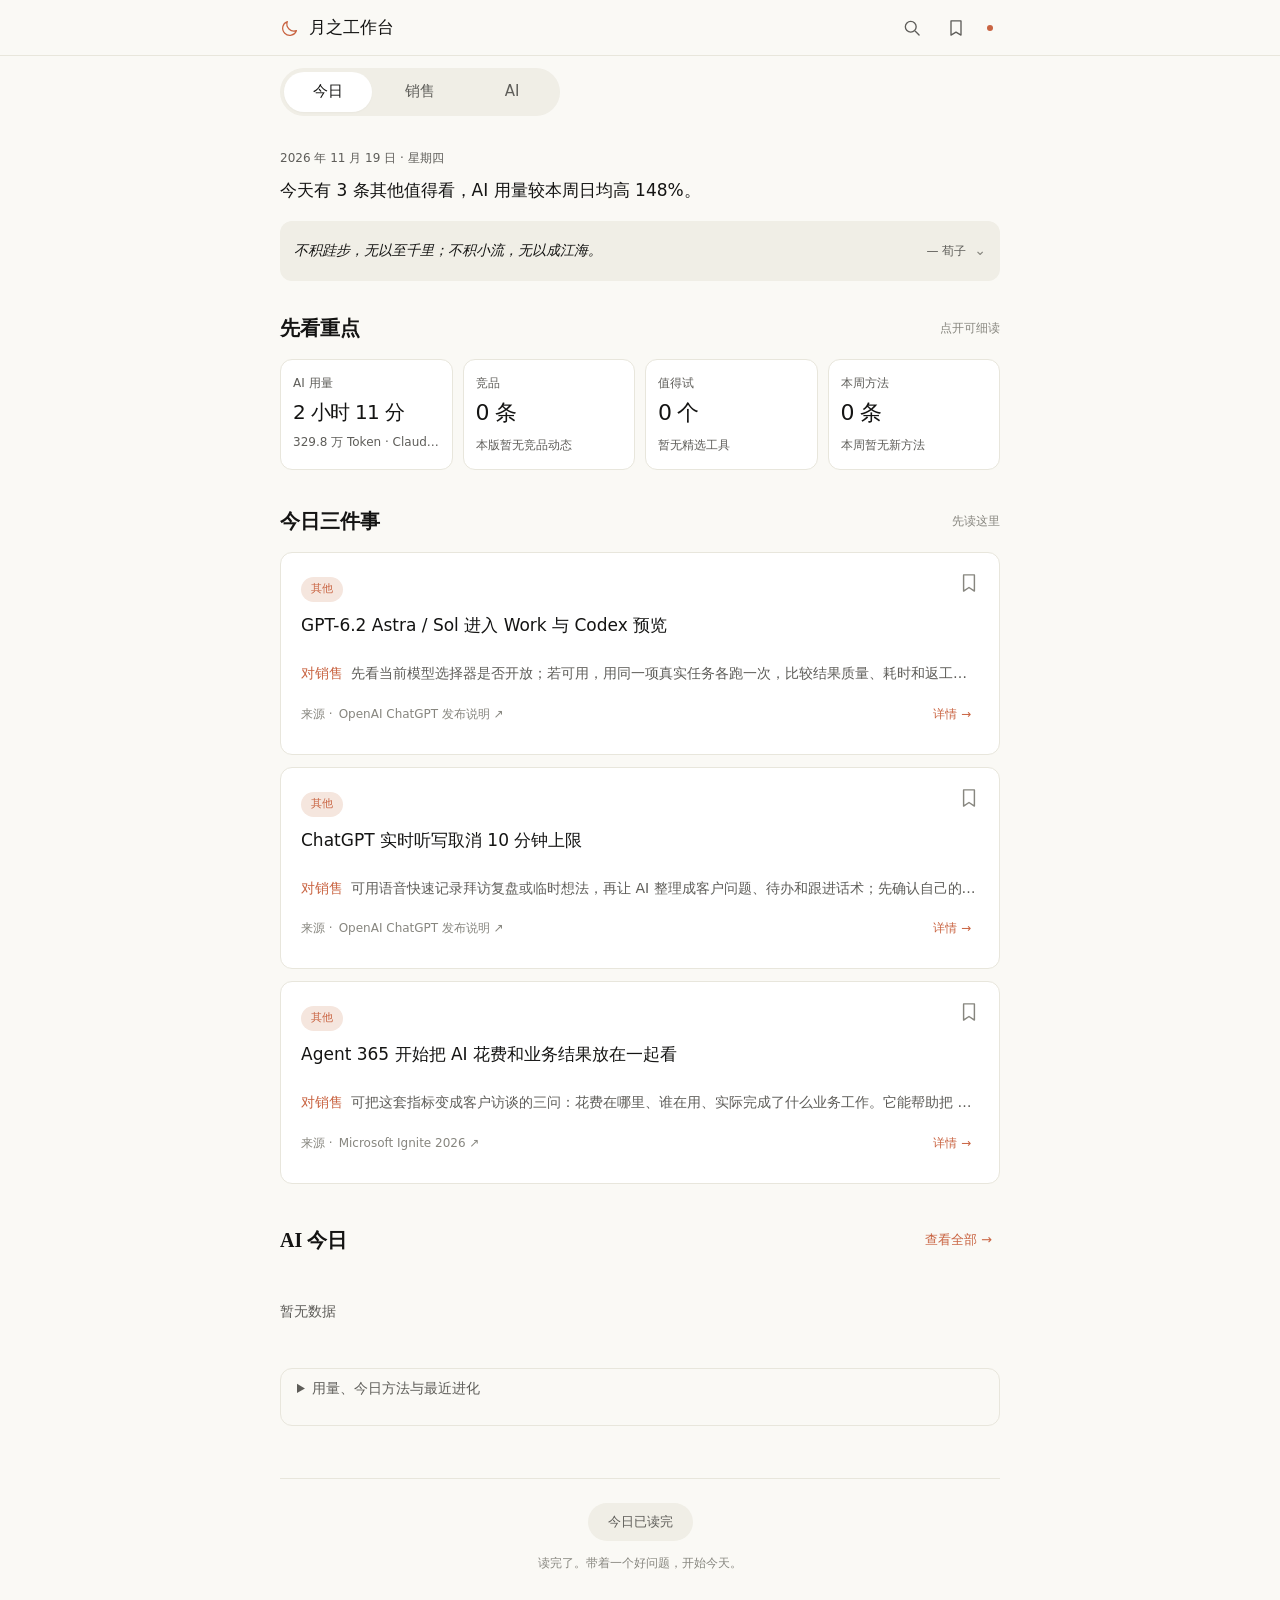
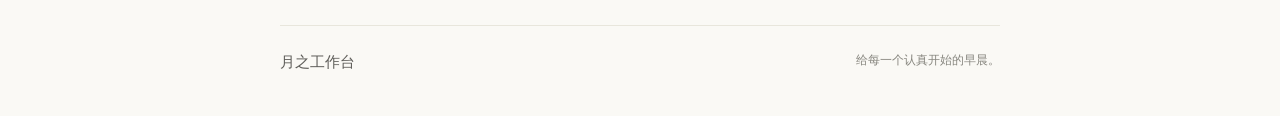
<file: concepts/e/index.html>
<!doctype html>
<html lang="zh-CN">
<head>
<meta charset="utf-8">
<meta name="viewport" content="width=device-width,initial-scale=1,viewport-fit=cover">
<meta name="theme-color" content="#FAF9F5">
<script>(()=>{const f=window.fetch.bind(window);window.fetch=(u,o)=>f(/(^|\/)picks\.json(\?|$)/.test(String(u))?'https://raw.githubusercontent.com/wzp42406-eng/ai-workbench/picks/picks.json':u,o)})()</script>
<title>[原型 E] 月之工作台 · 每日情报与 AI 用量</title>
<style>
:root{color-scheme:light dark;--paper:#FAF9F5;--soft:#F0EEE6;--card:#FFF;--ink:#141413;--muted:#5E5D59;--weak:#87867F;--line:#E8E6DC;--red:#C96442;--hover:#B5573A;--tint:#F5E6DE;--blue:var(--red);--cli:#C96442;--desktop:#D9A08A;--web:#E8D5CB;--serif:'Source Serif 4','Noto Serif SC',serif;--sans:Inter,'Noto Sans SC',system-ui,sans-serif;--mono:ui-monospace,SFMono-Regular,monospace}
*{box-sizing:border-box}html{scroll-behavior:smooth;scroll-padding-top:176px}body{margin:0;background:var(--paper);color:var(--ink);font:16px/1.7 var(--sans);overflow-wrap:anywhere;-webkit-font-smoothing:antialiased}body.locked{overflow:hidden}[hidden]{display:none!important}button,input,textarea{font:inherit;color:inherit}button,a,input,summary,textarea{-webkit-tap-highlight-color:transparent}button{cursor:pointer}button{border-radius:8px}a{color:inherit;text-decoration:none}a:hover,button:hover{color:var(--hover)}:focus-visible{outline:2px solid var(--red);outline-offset:3px}button:disabled{opacity:.5;cursor:wait}svg{display:block;max-width:100%}.shell{max-width:768px;margin:auto;padding:0 24px;min-width:0}
/* A quiet, persistent header with a single navigation level. */
.masthead{position:sticky;top:0;z-index:32;height:56px;border-bottom:1px solid var(--line);background:color-mix(in srgb,var(--paper) 88%,transparent);backdrop-filter:blur(16px)}.header-inner{height:56px;display:flex;align-items:center;justify-content:space-between;gap:12px}.brand{display:flex;align-items:center;gap:9px;font:500 17px/1.3 var(--serif);margin:0;white-space:nowrap}.brand svg{width:20px;height:20px;color:var(--red)}.header-actions{display:flex;align-items:center;gap:4px}.icon-btn{position:relative;display:inline-flex;align-items:center;justify-content:center;flex:none;width:40px;height:40px;padding:9px;border:0;background:transparent;color:var(--muted)}.icon-btn:hover{background:var(--soft)}.icon-btn svg{width:20px;height:20px;fill:none;stroke:currentColor;stroke-width:1.6;stroke-linecap:round;stroke-linejoin:round}.later-count{position:absolute;right:0;top:0;min-width:17px;padding:0 4px;border-radius:999px;background:var(--red);color:#fff;font:500 10px/17px var(--sans);border:2px solid var(--paper)}.read-state{display:flex;align-items:center;justify-content:center;width:20px;height:40px;color:var(--weak)}.read-state.done{color:var(--red)}.state-dot{width:6px;height:6px;border-radius:50%;background:currentColor}.sr-only{position:absolute;width:1px;height:1px;overflow:hidden;clip-path:inset(50%);white-space:nowrap}
.view-nav{position:sticky;top:56px;z-index:30;padding:12px 0;background:color-mix(in srgb,var(--paper) 94%,transparent);backdrop-filter:blur(16px)}.nav-scroll{display:inline-flex;gap:4px;background:var(--soft);padding:4px;border-radius:999px;max-width:100%}.nav-btn{height:40px;min-width:88px;padding:0 24px;border:0;border-radius:999px;background:transparent;color:var(--muted);font-size:15px;font-weight:500}.nav-btn.active{background:var(--card);color:var(--ink);box-shadow:0 1px 2px #00000008}.layout,.main,.view{min-width:0}.intro{padding:20px 0 16px}.greeting-date{font-size:12px;color:var(--muted);margin-bottom:8px}.intro h2{font:500 17px/1.7 var(--sans);margin:0}.daily-quote{background:var(--soft);border-radius:12px;padding:10px 14px;margin:0 0 32px;min-width:0}.daily-quote details{min-width:0}.daily-quote summary{display:flex;align-items:center;gap:8px;cursor:pointer;min-height:40px;list-style:none}.daily-quote summary::-webkit-details-marker{display:none}.quote-text{font:italic 14px/1.7 var(--serif);overflow:hidden;text-overflow:ellipsis;white-space:nowrap;flex:1;min-width:0}.quote-author{font:12px/1.7 var(--sans);color:var(--muted);flex:none}.quote-chevron{font-size:14px;color:var(--weak)}.daily-quote cite{display:block;padding-top:8px;border-top:1px solid var(--line);font:12px/1.7 var(--sans);color:var(--muted)}
.section-head{display:flex;align-items:center;gap:12px;min-width:0;margin:0 0 16px}.section-head h2{font:600 20px/1.5 var(--serif);margin:0}.section-head small{margin-left:auto;font:12px/1.7 var(--sans);color:var(--weak)}.section-head>.text-btn{margin-left:auto}.summary-section,.paper-section{margin:0 0 36px;scroll-margin-top:144px}.summary-grid{display:grid;grid-template-columns:repeat(4,minmax(0,1fr));gap:10px}.summary-cell{display:flex;flex-direction:column;gap:6px;min-width:0;text-align:left;padding:14px 12px;background:var(--card);border:1px solid var(--line);border-radius:12px;color:var(--ink)}.summary-cell:hover{border-color:var(--desktop);color:var(--ink)}.summary-label{font:500 12px/1.5 var(--sans);color:var(--muted)}.summary-value{font:500 22px/1.4 var(--sans);font-variant-numeric:tabular-nums;white-space:nowrap;letter-spacing:-.035em}.summary-duration{white-space:normal;font-size:20px}.summary-value small{font:12px/1.5 var(--sans);letter-spacing:0;color:var(--muted)}.summary-desc{font:12px/1.7 var(--sans);color:var(--muted);overflow:hidden;text-overflow:ellipsis;white-space:nowrap;max-width:100%}.mini-bars{display:none}
.story,.project,.space-row,.method-row,.draft-card,.evolution-row{position:relative;min-width:0;padding:20px;margin:0 0 12px;background:var(--card);border:1px solid var(--line);border-radius:12px}.story-kicker,.meta-line{font:12px/1.7 var(--sans);color:var(--muted);margin-bottom:10px;padding-right:32px}.story-kicker{display:inline-block;padding:3px 10px;background:var(--tint);border-radius:999px;color:var(--red);font-size:11px}.story-head,.row-head{display:flex;align-items:start;gap:12px;min-width:0}.story h3,.project h3,.space-row h3,.method-row h3,.draft-card h3,.evolution-row h3{font:500 17px/1.6 var(--sans);margin:0;overflow-wrap:anywhere}.story h3{padding-right:24px}.story p,.project p,.space-row p,.method-row p,.draft-card p,.evolution-row p{font:15px/1.7 var(--sans);color:var(--muted);margin:10px 0 0}.story .sales{font:14px/1.7 var(--sans);color:var(--muted);margin-top:10px}.sales b{font-weight:500;color:var(--red);margin-right:8px}.source{display:flex;align-items:center;flex-wrap:wrap;gap:6px;font:12px/1.7 var(--sans);color:var(--weak);margin-top:8px}.story h3>a,.project h3>a,.drawer-body h3>a,.evolution-row h3>a{display:block;min-height:40px}.source a{display:inline-flex;align-items:center;min-height:40px}.source a:hover{text-decoration:underline}.source .text-btn{font-size:12px;margin-left:auto}.save-btn{display:inline-flex;align-items:center;justify-content:center;flex:none;width:40px;height:40px;border:0;background:transparent;color:var(--weak);padding:10px}.save-btn svg{width:18px;height:20px;fill:none;stroke:currentColor;stroke-width:1.6;stroke-linejoin:round}.save-btn[aria-pressed=true]{color:var(--red);background:var(--tint)}.save-btn[aria-pressed=true] svg{fill:currentColor;fill-opacity:.16}.story>.save-btn,.project>.row-head>.save-btn{position:absolute;right:10px;top:10px}.text-btn,.quiet-btn{display:inline-flex;align-items:center;justify-content:center;min-height:40px;padding:6px 8px;border:0;background:transparent;color:var(--red);font:500 13px/1.5 var(--sans);white-space:normal;text-align:left}.text-btn:hover,.quiet-btn:hover{background:var(--tint);color:var(--hover)}.row-actions,.draft-actions,.drawer-actions{display:flex;gap:4px 8px;flex-wrap:wrap;margin-top:12px}.space-row h3 button,.method-row h3 button{border:0;background:none;font:inherit;color:inherit;text-align:left;min-height:40px;padding:0}.meta-strip{display:flex;flex-wrap:wrap;gap:4px 12px;font:12px/1.7 var(--sans);color:var(--weak);margin-top:8px}.meta-strip em{font-style:normal;color:var(--red)}.project-number{display:none}.project .row-head>div{padding-right:24px}.project .how,.project .why{font-size:14px}.project .how{border-left:2px solid var(--line);padding-left:12px}.today-ai-block{margin:20px 0}.today-ai-block>h3{font:500 18px/1.5 var(--serif);margin:0 0 14px}#projects .how,#projects .why,#projects .meta-strip{display:none}#projects .desc{overflow:hidden;text-overflow:ellipsis;white-space:nowrap}#projects .text-btn{margin-top:6px}#top-stories .sales,#more-stories .sales{overflow:hidden;white-space:nowrap;text-overflow:ellipsis}#more-stories .story>p{display:none}.today-extras{margin-top:24px;border:1px solid var(--line);border-radius:12px;padding:8px 16px}.today-extras>summary{min-height:40px;cursor:pointer;font-size:14px;color:var(--muted)}.compact-total,.compact-tools,.compact-quota{font:13px/1.8 var(--sans);margin:8px 0;color:var(--muted)}.quote-wrap{padding:18px;background:var(--card);border:1px solid var(--line);border-radius:12px}.quote-wrap h3{font:500 18px/1.5 var(--serif);margin:0 0 12px}.quote-wrap p{font:15px/1.8 var(--sans);white-space:pre-line;margin:0}.quote-foot,.quote-foot div{display:flex;flex-wrap:wrap;gap:4px 12px;align-items:center}.quote-foot{margin-top:16px;font:12px/1.7 var(--sans);color:var(--muted)}.pending-link{margin:12px 0}.finish{text-align:center;padding:16px 0 40px;color:var(--weak)}.finish-rule{height:1px;background:var(--line);margin-bottom:24px}.stamp{display:inline-block;background:var(--soft);border-radius:999px;padding:8px 20px;color:var(--muted);font-size:13px}.finish p{font-size:12px}.page-footer{display:flex;flex-wrap:wrap;justify-content:space-between;gap:12px;border-top:1px solid var(--line);padding:24px 0 40px;font:12px/1.7 var(--sans);color:var(--weak)}.page-footer strong{font:500 15px/1.7 var(--serif);color:var(--muted)}
/* Shared spaces, pill filters and the continuous AI sections. */
.space-intro{padding:24px 0}.space-intro h2{font:500 28px/1.4 var(--serif);margin:0 0 8px}.view-lede,.space-note{font:14px/1.7 var(--sans);color:var(--muted);margin:0 0 20px}.view-lede{margin:0}.sales-group{margin:0 0 32px}.sales-group-head{display:flex;align-items:baseline;gap:8px 14px;flex-wrap:wrap;margin-bottom:14px}.sales-group-head h3{font:600 18px/1.5 var(--serif);margin:0}.sales-group-head small{font:12px/1.7 var(--sans);color:var(--weak)}.filter-row,.period-row{display:flex;gap:6px;flex-wrap:wrap;margin:0 0 20px}.filter-btn{min-height:40px;border:1px solid var(--line);border-radius:999px;padding:7px 14px;background:transparent;color:var(--muted);font:500 13px/1.5 var(--sans)}.filter-btn.active{background:var(--tint);color:var(--red);border-color:transparent}.filter-btn:hover{border-color:var(--desktop)}.period-row>span{align-self:center;color:var(--muted);font-size:13px}.method-pick[aria-pressed=true]{background:var(--tint);color:var(--hover)}.method-row .excerpt{display:-webkit-box;-webkit-line-clamp:3;-webkit-box-orient:vertical;overflow:hidden;white-space:pre-line}.loop-status,.draft-stats{font:12px/1.8 var(--sans);color:var(--muted);margin:10px 0 24px}.draft-review{padding-bottom:24px}.draft-review .section-head{flex-wrap:wrap}.draft-card p,.evolution-row p{white-space:pre-wrap}.draft-card details,.draft-form{min-width:0;max-width:100%;margin-top:12px}.draft-card summary{min-height:40px;cursor:pointer;color:var(--red);font-size:14px}.draft-content{max-width:100%;min-width:0;max-height:360px;overflow:auto;white-space:pre-wrap;overflow-wrap:anywhere;background:var(--soft);padding:14px;border:1px solid var(--line);border-radius:8px;font:12px/1.8 var(--mono)}.draft-note{display:block;min-width:0;width:100%;max-width:100%;min-height:90px;margin:12px 0;padding:12px;border:1px solid var(--line);border-radius:8px;background:var(--paper);font:14px/1.8 var(--sans);resize:vertical}.ai-anchors{position:sticky;top:128px;z-index:25;display:flex;gap:6px;overflow-x:auto;scrollbar-width:none;max-width:100%;padding:8px 0 12px;margin:0 0 24px;background:var(--paper)}.ai-anchors a{display:flex;align-items:center;justify-content:center;flex:none;min-height:40px;padding:6px 18px;border:1px solid var(--line);border-radius:999px;font:500 14px/1.7 var(--sans);color:var(--muted);white-space:nowrap}.ai-anchors a.active{background:var(--tint);border-color:transparent;color:var(--red)}.ai-section{min-width:0;scroll-margin-top:196px;padding-bottom:36px}.ai-section+.ai-section{padding-top:16px}.evolution-status{font:12px/1.8 var(--sans);color:var(--weak)}
.usage-lede{font:500 17px/1.7 var(--sans);margin:0 0 20px}.usage-lede b{color:var(--red)}.line-chart{width:100%;height:145px}.line-chart .grid{stroke:var(--line);stroke-width:1}.line-chart .trace{fill:none;stroke:var(--red);stroke-width:2}.line-chart .dot{fill:var(--red)}.line-chart text{font:10px var(--mono);fill:var(--muted)}
.codex-months{display:grid;grid-template-columns:repeat(var(--months),minmax(0,1fr));gap:4px;width:100%;min-width:0;margin-top:16px}.codex-month{display:flex;flex-direction:column;min-width:0;padding:0;border:0;border-radius:3px;background:none;color:var(--muted)}.codex-month-track{display:flex;align-items:flex-end;height:160px;width:100%;border-bottom:1px solid var(--line)}.codex-month-bar{display:block;width:100%;background:var(--red);border-radius:3px 3px 0 0}.codex-month-label{font:10px/2 var(--sans);white-space:nowrap;letter-spacing:-.3px}.codex-month[aria-pressed=true]{outline:1px solid var(--red);outline-offset:1px}.codex-month-detail{min-height:24px;margin:12px 0 0;font:13px/1.8 var(--sans);color:var(--red)}
/* Usage values, quota bars and the 30-day chart keep their original data. */
.ai-panel{min-width:0;padding:20px;margin:0 0 16px;border:1px solid var(--line);border-radius:12px;background:var(--card)}.ai-panel h3{font:600 18px/1.5 var(--serif);margin:0 0 16px}.ai-label{font:500 12px/1.7 var(--sans);color:var(--muted)}.ai-note{font:12px/1.8 var(--sans);color:var(--muted);margin:12px 0;overflow-wrap:anywhere}.ai-figures{display:grid;grid-template-columns:repeat(2,minmax(0,1fr));gap:20px;margin:15px 0}.ai-figure{font:500 28px/1.5 var(--sans);display:block;color:var(--red);overflow-wrap:anywhere}.ai-figure small{font:12px var(--sans);color:var(--muted)}.ai-change{font:13px/1.8 var(--sans);color:var(--red);margin:15px 0}.quota-row{display:grid;grid-template-columns:72px repeat(2,minmax(0,1fr));gap:20px;padding:18px 0;border-top:1px solid var(--line)}.quota-name{font:500 17px var(--sans)}.quota-value{display:block;font:500 24px/1.4 var(--sans);color:var(--red)}.quota-track{height:5px;background:var(--soft);margin:9px 0;border-radius:999px;overflow:hidden}.quota-track i{display:block;height:100%;background:var(--red);border-radius:inherit}.quota-track i.low{background:#B53333}.quota-reset{font:11px/1.7 var(--sans);color:var(--muted)}.quota-stale{color:var(--weak);display:block;margin-top:4px}.usage-groups{display:grid;grid-template-columns:repeat(3,minmax(0,1fr));gap:12px;margin:20px 0}.usage-group{min-width:0;border-left:3px solid var(--cli);padding-left:12px}.usage-group.desktop{border-left-color:var(--desktop)}.usage-group.web{border-left-color:var(--web)}.usage-group strong{display:block;font:500 20px/1.7 var(--sans);overflow-wrap:anywhere}.usage-group .token{font:15px var(--sans)}.usage-grand{display:flex;justify-content:space-between;flex-wrap:wrap;gap:12px;align-items:baseline;padding:18px 0;border-top:1px solid var(--line)}.usage-grand strong{font:500 23px/1.5 var(--sans);color:var(--red)}.ai-periods{justify-content:flex-start}.ai-table{border-collapse:collapse;width:100%;table-layout:fixed;font:12px/1.7 var(--sans)}.ai-table th{text-align:right;font:500 11px/1.7 var(--sans);color:var(--muted);padding:10px 0}.ai-table th:first-child{width:36%;text-align:left}.ai-table td{padding:12px 0;border-top:1px solid var(--line);text-align:right;font:500 14px/1.65 var(--sans);overflow-wrap:anywhere}.ai-table td:first-child{text-align:left;font:12px/1.7 var(--sans);padding-right:12px}.cache-inline{display:none;font:11px/1.7 var(--sans);color:var(--weak)}.zero-tools{border-top:1px solid var(--line);font:12px/1.8 var(--sans);color:var(--muted);padding:8px 0}.zero-tools summary{cursor:pointer;min-height:40px;display:flex;align-items:center}.zero-tools p{margin:8px 0}.tool-dot{display:inline-block;width:7px;height:7px;border-radius:50%;margin-right:7px;background:var(--cli)}.tool-dot.desktop{background:var(--desktop)}.tool-dot.web{background:var(--web)}.ai-top-tools{list-style:none;padding:0;margin:14px 0}.ai-top-tools li{display:grid;grid-template-columns:minmax(0,1fr) auto;gap:4px 15px;padding:12px 0;border-top:1px solid var(--line)}.ai-top-tools strong{font:500 15px var(--sans)}.ai-top-tools span{font:14px var(--sans);text-align:right}.ai-top-tools small{grid-column:1/-1;color:var(--muted);font-size:12px}.ai-legend{display:flex;gap:14px;flex-wrap:wrap;margin:14px 0;font:11px var(--sans);color:var(--muted)}.ai-legend i{width:9px;height:9px;display:inline-block;margin-right:5px;background:var(--cli);border-radius:2px}.ai-legend .desktop{background:var(--desktop)}.ai-legend .web{background:var(--web)}.ai-legend .mean{width:16px;height:0;border-top:1px dashed var(--muted);vertical-align:middle;background:none}.trend-plot{position:relative;height:200px;border-bottom:1px solid var(--line);margin-top:22px}.trend-bars{position:absolute;inset:0;display:grid;grid-template-columns:repeat(30,minmax(0,1fr));gap:3px;align-items:end}.trend-day{position:relative;height:100%;min-width:0;min-height:40px;padding:0;border:0;background:none;display:flex;flex-direction:column;justify-content:end;z-index:1;border-radius:3px 3px 0 0}.trend-day[aria-pressed=true]{outline:1px solid var(--red);outline-offset:1px}.trend-segment{display:block;width:100%;flex:none;background:var(--cli)}.trend-segment.desktop{background:var(--desktop)}.trend-segment.web{background:var(--web)}.trend-mean{position:absolute;left:0;right:0;border-top:1px dashed var(--muted);pointer-events:none;z-index:2}.chart-axis{display:flex;justify-content:space-between;font:11px var(--mono);color:var(--weak);margin-top:7px}.trend-details{margin-top:20px;border-top:1px solid var(--line);padding-top:12px;min-height:145px}.trend-details h4{margin:0 0 10px;font:500 15px var(--sans)}.trend-detail-grid{display:grid;grid-template-columns:repeat(3,minmax(0,1fr));gap:14px}.trend-detail-grid strong{display:block;font:15px var(--sans);margin:5px 0}.account-grid{display:grid;grid-template-columns:repeat(4,minmax(0,1fr));gap:16px}.account-grid strong{display:block;font:500 23px/1.6 var(--sans)}.account-grid small{display:block;font:11px/1.7 var(--sans);color:var(--muted)}.ai-data-footer{padding:15px 0;font-size:12px;color:var(--weak)}
/* Rounded panels become bottom sheets on phones. */
.backdrop{position:fixed;inset:0;background:#14141366;z-index:40;opacity:0;pointer-events:none;transition:opacity .2s}.backdrop.open{opacity:1;pointer-events:auto}.drawer{position:fixed;z-index:41;right:16px;top:72px;bottom:16px;width:min(480px,calc(100% - 32px));max-width:100%;background:var(--paper);border:1px solid var(--line);border-radius:16px;transform:translateX(calc(100% + 24px));visibility:hidden;transition:transform .24s,visibility .24s;display:flex;flex-direction:column;min-width:0}.drawer.open{transform:none;visibility:visible}.drawer-head{flex:none;border-bottom:1px solid var(--line);padding:16px 20px;display:flex;align-items:center;justify-content:space-between;gap:12px}.drawer-head>div{min-width:0}.drawer-head span{font:12px var(--sans);color:var(--weak)}.drawer-head h2{font:500 22px/1.5 var(--serif);margin:3px 0 0}.close-btn{flex:0 0 44px;width:44px;height:44px;border:0;background:var(--soft);font:26px/1 var(--sans);color:var(--muted);padding:0}.drawer-body{overflow:auto;overscroll-behavior:contain;overflow-wrap:anywhere;padding:20px;min-height:0;flex:1;min-width:0}.drawer-body h3{font:500 19px/1.6 var(--serif);margin:8px 0 12px;overflow-wrap:anywhere}.drawer-block{border-top:1px solid var(--line);padding:17px 0}.drawer-block h4{font:500 13px var(--sans);color:var(--red);margin:0 0 8px}.drawer-block p{font:15px/1.8 var(--sans);white-space:pre-line;margin:0}.drawer-actions button,.drawer-actions a{min-height:40px;border:1px solid var(--line);border-radius:8px;background:transparent;color:var(--red);padding:8px 12px;font:13px/1.7 var(--sans)}.drawer-foot{flex:none;border-top:1px solid var(--line);padding:12px 20px;font:11px/1.7 var(--sans);color:var(--weak)}.search-box{position:fixed;inset:0;z-index:42;margin:12vh auto auto;width:min(600px,calc(100% - 32px));max-width:100%;max-height:75dvh;transform:translateY(-20px);background:var(--paper);border:1px solid var(--line);border-radius:16px;opacity:0;visibility:hidden;pointer-events:none;display:flex;flex-direction:column;transition:.2s;min-width:0}.search-box.open{opacity:1;visibility:visible;pointer-events:auto;transform:none}.search-head{display:flex;border-bottom:1px solid var(--line);align-items:center;padding:12px;gap:8px;min-width:0}.search-head input{flex:1;min-width:0;width:0;border:1px solid var(--line);border-radius:8px;background:var(--card);padding:10px 12px;font:16px/1.5 var(--sans);height:44px}.search-results{overflow:auto;min-width:0;min-height:0;padding:16px;overscroll-behavior:contain}.search-row{display:block;text-align:left;width:100%;min-height:40px;border:0;border-bottom:1px solid var(--line);background:none;padding:14px 4px}.search-row strong{display:block;font:500 15px/1.7 var(--sans);overflow-wrap:anywhere}.search-row span{font:12px/1.7 var(--sans);color:var(--muted)}.mini-label{font:500 12px/1.7 var(--sans);color:var(--muted)}.sheet-handle{display:none}.toast{position:fixed;left:50%;bottom:24px;transform:translate(-50%,10px);z-index:60;max-width:calc(100% - 32px);border-radius:8px;background:var(--ink);color:var(--paper);padding:10px 16px;font:13px/1.7 var(--sans);opacity:0;pointer-events:none;transition:.2s}.toast.show{opacity:1;transform:translate(-50%,0)}.empty{padding:20px 0;color:var(--muted);font-size:14px}.drawer .quota-row{grid-template-columns:1fr 1fr;gap:12px}.drawer .quota-name{grid-column:1/-1}.drawer .ai-figure{font-size:24px}.drawer .usage-group strong{font-size:17px}.drawer .ai-table .cache-col{display:none}.drawer .cache-inline{display:block}
@media(max-width:600px){.shell{padding:0 20px}.brand{font-size:16px;gap:6px}.header-inner{gap:8px}.header-actions{gap:0}.nav-scroll{display:grid;grid-template-columns:repeat(3,minmax(0,1fr));width:100%}.nav-btn{min-width:0;width:100%;padding:0 12px}.intro{padding:12px 0 14px}.daily-quote{padding:6px 12px;margin-bottom:28px}.quote-text{font-size:13px}.quote-author{font-size:11px}.summary-grid{grid-template-columns:repeat(2,minmax(0,1fr))}.summary-cell{padding:12px;gap:4px}.summary-value{font-size:22px}.section-head h2{font-size:18px}.summary-section,.paper-section{margin-bottom:32px}.story,.project,.space-row,.method-row,.draft-card,.evolution-row{padding:16px}.space-intro h2{font-size:22px}.ai-anchors{top:128px}.ai-anchors a{padding:6px 16px;font-size:13px}.ai-panel{padding:16px}.quota-row{grid-template-columns:1fr 1fr;gap:14px}.quota-name{grid-column:1/-1}.usage-groups{grid-template-columns:1fr;gap:16px}.usage-group strong{display:inline;margin:0 8px;font-size:18px}.usage-group>.ai-label:first-child{display:block;margin-bottom:4px}.usage-grand strong{font-size:22px}.ai-table .cache-col{display:none}.ai-table th:first-child{width:42%}.ai-table th:nth-child(2){width:33%}.ai-table th:nth-child(3){width:25%}.ai-table td{font-size:13px}.cache-inline{display:block}.ai-figures{gap:12px}.ai-figure{font-size:23px}.ai-legend{gap:10px;font-size:10px}.account-grid{grid-template-columns:repeat(2,minmax(0,1fr));gap:20px}.trend-detail-grid{grid-template-columns:1fr;gap:10px}.trend-detail-grid strong{display:inline;margin:0 8px}.trend-details{min-height:200px}.trend-plot{overflow-x:auto;overflow-y:hidden;padding:2px;scrollbar-width:thin}.trend-bars{position:relative;width:1318px;min-width:100%;height:196px;gap:4px;inset:auto}.trend-day{min-width:40px}.trend-mean{width:1318px;right:auto}.drawer{top:auto;left:0;right:0;bottom:0;width:100%;height:min(86dvh,800px);border-radius:16px 16px 0 0;transform:translateY(102%)}.sheet-handle{display:block;flex:none;width:32px;height:4px;border-radius:999px;background:var(--line);margin:10px auto 0}.drawer-head{padding:10px 16px 12px}.drawer-body{padding:16px}.drawer-foot{padding:12px 16px calc(12px + env(safe-area-inset-bottom))}.search-box{inset:auto 0 0;margin:0;width:100%;height:86dvh;max-height:86dvh;border-radius:16px 16px 0 0;transform:translateY(102%);padding-bottom:env(safe-area-inset-bottom)}.search-head{padding:12px 16px}.search-results{padding:12px 16px}.today-extras{padding:8px 12px}}
@media(prefers-color-scheme:dark){:root{--paper:#1F1E1D;--soft:#262624;--card:#30302E;--ink:#F5F4EE;--muted:#B7B5A9;--weak:#87867F;--line:#3A3936;--red:#D97757;--hover:#E58A6D;--tint:#3D2D27;--cli:#D97757;--desktop:#B48672;--web:#806A5E}.later-count{color:#1F1E1D}.backdrop{background:#0008}}
@media(prefers-reduced-motion:reduce){html{scroll-behavior:auto}*,*::before,*::after{transition-duration:.01ms!important}}
</style>
</head>
<body>
<header class="masthead" id="top"><div class="shell header-inner"><h1 class="brand"><svg viewBox="0 0 24 24" aria-hidden="true"><path d="M19.7 15.2A8.5 8.5 0 0 1 8.8 4.3a8.5 8.5 0 1 0 10.9 10.9Z" fill="none" stroke="currentColor" stroke-width="1.5" stroke-linejoin="round"/></svg>月之工作台</h1><div class="header-actions"><button class="icon-btn" id="search-trigger" type="button" aria-label="搜索内容" title="搜索（⌘/Ctrl K）"><svg viewBox="0 0 24 24" aria-hidden="true"><circle cx="10.5" cy="10.5" r="6.5"/><path d="m16 16 4.5 4.5"/></svg></button><button class="icon-btn" id="later-tab" type="button" aria-label="稍后读" title="稍后读"><svg viewBox="0 0 24 24" aria-hidden="true"><path d="M6 3.5h12v17L12 17l-6 3.5Z"/></svg><b class="later-count" id="later-count">0</b></button><span id="read-state" class="read-state" role="status" aria-label="本版未读" title="本版未读"><i class="state-dot" aria-hidden="true"></i></span></div></div></header>
<div class="shell"><nav class="view-nav" aria-label="空间导航"><div class="nav-scroll" id="view-nav"><button class="nav-btn active" data-view="today" aria-current="page">今日</button><button class="nav-btn" data-view="sales">销售</button><button class="nav-btn" data-view="ai">AI</button></div></nav><div class="layout"><main class="main">
<div class="view" id="today-view"><div class="intro"><div class="greeting-date"><span id="date-zh">—</span><span id="weekday"></span></div><h2 id="judgement">正在整理今天的重点。</h2></div><section class="daily-quote" id="daily-quote" aria-label="今日一句"></section><section class="summary-section" id="summary"><div class="section-head"><h2>先看重点</h2><small>点开可细读</small></div><div class="summary-grid" id="summary-grid"></div></section>
<section class="paper-section" id="s1"><div class="section-head"><h2>今日三件事</h2><small>先读这里</small></div><div id="top-stories" class="empty">正在排版…</div></section><section class="paper-section" id="s2"><div class="section-head"><h2>销售情报</h2><button class="text-btn" data-view="sales">查看全部 →</button></div><div id="more-stories" class="empty">正在排版…</div></section><section class="paper-section" id="s3"><div class="section-head"><h2>AI 今日</h2><button class="text-btn" data-view="ai" data-section="picks">查看全部 →</button></div><div class="today-ai-block"><div id="projects" class="empty">正在排版…</div></div><details class="today-extras"><summary>用量、今日方法与最近进化</summary><div class="today-ai-block"><h3>我的 AI 一天</h3><div id="usage" class="empty">正在排版…</div></div><div class="today-ai-block"><h3>今日一法</h3><div id="method" class="empty">正在排版…</div><button class="text-btn" data-view="ai" data-section="methods">打开方法库 →</button></div><div id="today-evolution" class="today-ai-block" hidden></div><button class="text-btn pending-link" id="pending-method-link" data-view="ai" data-section="methods" hidden></button></details></section><div class="finish" id="finish"><div class="finish-rule"></div><div class="stamp">今日已读完</div><p>读完了。带着一个好问题，开始今天。</p></div></div>
<div class="view" id="space-view" hidden><div class="space-intro"><h2 id="space-title">销售</h2><p class="view-lede" id="space-lede"></p></div><div id="space-content"></div></div>
</main></div><footer class="page-footer"><strong>月之工作台</strong><span>给每一个认真开始的早晨。</span></footer></div>
<div class="backdrop" id="backdrop"></div><aside class="drawer" id="drawer" role="dialog" aria-modal="true" aria-labelledby="drawer-title" aria-hidden="true"><div class="sheet-handle" aria-hidden="true"></div><div class="drawer-head"><div><span id="drawer-kicker">阅读清单</span><h2 id="drawer-title">稍后读</h2></div><button class="close-btn" id="drawer-close" aria-label="关闭详情">×</button></div><div class="drawer-body" id="drawer-body"></div><div class="drawer-foot">阅读状态保存在本机 · 方法选择可同步到联想</div></aside><div class="search-box" id="search-box" role="dialog" aria-modal="true" aria-label="搜索内容"><div class="sheet-handle" aria-hidden="true"></div><div class="search-head"><input id="search-input" aria-label="搜索简报、工具和方法" type="search" placeholder="搜索简报、工具、方法…" autocomplete="off"><button class="close-btn" id="search-close" aria-label="关闭搜索">×</button></div><div class="search-results" id="search-results"></div></div><div class="toast" id="toast" role="status" aria-live="polite"></div>
<script>
(()=>{'use strict';
const DATA_BASE = '../../';
const LOOP_API = 'https://zhipeng-lenovo.tailca3e4e.ts.net';
const $=s=>document.querySelector(s),$$=s=>[...document.querySelectorAll(s)];
const esc=v=>String(v??'').replace(/[&<>"']/g,c=>({'&':'&amp;','<':'&lt;','>':'&gt;','"':'&quot;',"'":'&#39;'}[c]));
const you=v=>String(v??'').replace(/Peter/g,'你');
const safeUrl=v=>{try{const u=new URL(v);return /^https?:$/.test(u.protocol)?u.href:''}catch{return''}};
const link=v=>`href="${esc(safeUrl(v)||'#')}" target="_blank" rel="noopener"`;
const readJson=(k,f)=>{try{return JSON.parse(localStorage.getItem('proto-'+k))??f}catch{return f}};
const saveJson=(k,v)=>{try{localStorage.setItem('proto-'+k,JSON.stringify(v))}catch{}};
const state={data:null,picks:null,brief:null,playbook:null,evolution:null,evolutionExpanded:false,edition:'',view:'today',salesFilter:'all',period:'day',metric:'minutes',trendDate:null,pickFilter:'all',methodFilter:'all',methodPicks:readJson('method-pick',{}),drawer:null,search:false,read:readJson('read-editions',{}),saved:new Set(readJson('saved',[])),later:new Map((readJson('later',[])||[]).filter(x=>x&&x.id).map(x=>[x.id,x]))};
const available=new Map();let toastTimer;
const loop={state:{picks:{},drafts:{}},outbox:readJson('method-outbox',{}),synced:null,connected:false,editing:new Set(),notes:{},expanded:new Set(),busy:new Set()};
let loopQueue=Promise.resolve();
function queueLoop(task){loopQueue=loopQueue.then(task).catch(()=>{loop.connected=false;refreshLoop()});return loopQueue}
async function loopRequest(path,body){const controller=new AbortController(),timer=setTimeout(()=>controller.abort(),5000);try{const response=await fetch(LOOP_API+path,{method:body===undefined?'GET':'POST',headers:{'Content-Type':'application/json'},signal:controller.signal,...(body===undefined?{}:{body:JSON.stringify(body)})});if(!response.ok)throw Error(response.status);const data=await response.json();if(!data||typeof data.picks!=='object'||!data.picks||typeof data.drafts!=='object'||!data.drafts)throw Error('Invalid state');return data}finally{clearTimeout(timer)}}
function canonicalMethodId(id){const m=methods().find(x=>methodKey(x)===id||x.title===id);return m?methodKey(m):id}
function applyLoop(data){loop.state=data;const next={};for(const [id,pick] of Object.entries(data.picks)){if(pick?.cat==='focus'||pick?.cat==='later')next[canonicalMethodId(id)]=pick.cat}for(const [id,pick] of Object.entries(loop.outbox)){if(pick.cat)next[id]=pick.cat;else delete next[id]}state.methodPicks=next;saveJson('method-pick',next);loop.connected=true;loop.synced=new Date();refreshLoop()}
function pickPayload(id,cat){const x=methods().find(x=>methodKey(x)===id||x.title===id);return {id:x?methodKey(x):id,title:x?.title||id,text:x?.text||'',cat}}
function rememberPick(payload){loop.outbox[payload.id]=payload;saveJson('method-outbox',loop.outbox)}
async function flushPicks(){for(const [id,payload] of Object.entries(loop.outbox)){try{const data=await loopRequest('/api/pick',payload);if(loop.outbox[id]===payload)delete loop.outbox[id];saveJson('method-outbox',loop.outbox);applyLoop(data)}catch{loop.connected=false;refreshLoop();return false}}return true}
async function initLoop(){try{const data=await loopRequest('/api/state'),serverIds=new Set(Object.keys(data.picks).map(canonicalMethodId));for(const x of methods()){const id=methodKey(x),cat=methodChoice(x);if(cat&&!serverIds.has(id)&&!Object.hasOwn(loop.outbox,id))rememberPick(pickPayload(id,cat))}for(const [id,cat] of Object.entries(state.methodPicks)){const key=canonicalMethodId(id);if((cat==='focus'||cat==='later')&&!serverIds.has(key)&&!Object.hasOwn(loop.outbox,key))rememberPick(pickPayload(key,cat))}applyLoop(data);await flushPicks()}catch{loop.connected=false;refreshLoop()}}
function pendingDrafts(){return Object.entries(loop.state.drafts).filter(([,x])=>x?.status==='pending')}
function draftStatus(x){const d=loop.state.drafts[methodKey(x)]??loop.state.drafts[x.title];return ({pending:'待确认',revise:'等重写',adopted:'已采纳',rejected:'已放弃'})[d?.status]||''}
function syncLabel(){return loop.connected&&!Object.keys(loop.outbox).length&&loop.synced?'已同步到联想 · '+loop.synced.toLocaleTimeString('zh-CN',{hour:'2-digit',minute:'2-digit',hour12:false}):'未连接联想，只存在本机（需要在装了 Tailscale 的设备上打开）'}
function refreshLoop(){if(state.view==='ai')renderAISection('methods');const n=pendingDrafts().length;$('#pending-method-link').hidden=!n;$('#pending-method-link').textContent=`${n} 份草稿等你确认 →`;const m=methods()[(dayNumber(state.edition)-1)%Math.max(1,methods().length)];if(m){const meta=$('#method .quote-foot>span');if(meta)meta.textContent=`${m.category||''} · ${m.kind==='checklist'?'清单':'方法'}${draftStatus(m)?' · '+draftStatus(m):''}`;const box=$('#method .quote-foot div');if(box)box.innerHTML=`<button class="quiet-btn" data-copy="${methods().findIndex(x=>methodKey(x)===methodKey(m))}">复制方法</button>${methodButtons(m,methods().findIndex(x=>methodKey(x)===methodKey(m)))}`}if(state.drawer?.type==='method')renderDrawer()}
function renderDrafts(){const pending=pendingDrafts(),drafts=Object.values(loop.state.drafts);return `${pending.length?`<section class="draft-review"><div class="section-head"><h2>待你确认</h2><small>${pending.length} 份</small></div>${pending.map(([id,x])=>{const d=x.draft||{},busy=loop.busy.has(id);return `<article class="draft-card" data-draft-card="${esc(id)}"><div class="meta-line">草稿版本 ${esc(x.version)}</div><h3>${esc(x.title)}</h3><p>${esc(d.summary)}</p><p>落地形式：${esc(d.form)}<br>放在：${esc(d.target)}</p><details data-draft-details="${esc(id)}" ${loop.expanded.has(id)?'open':''}><summary>查看草稿</summary><pre class="draft-content">${esc(d.content)}</pre><p>用法：${esc(d.usage)}</p><p>风险：${esc(d.risk)}</p></details><div class="draft-actions"><button class="text-btn" data-feedback="adopt" data-draft-id="${esc(id)}" ${busy?'disabled':''}>采纳</button><button class="text-btn" data-revise="${esc(id)}" ${busy?'disabled':''}>要改</button><button class="text-btn" data-feedback="reject" data-draft-id="${esc(id)}" ${busy?'disabled':''}>不要</button></div><div class="draft-form" ${loop.editing.has(id)?'':'hidden'}><label>修改意见<textarea class="draft-note" data-draft-note="${esc(id)}" placeholder="写下你希望修改的地方" ${busy?'disabled':''}>${esc(loop.notes[id]??x.note??'')}</textarea></label><button class="text-btn" data-feedback="revise" data-draft-id="${esc(id)}" ${busy?'disabled':''}>提交</button></div></article>`}).join('')}</section>`:''}<p class="draft-stats">已采纳 ${drafts.filter(x=>x?.status==='adopted').length} · 等重写 ${drafts.filter(x=>x?.status==='revise').length}</p>`}
function submitFeedback(id,verdict){if(loop.busy.has(id))return;const note=loop.notes[id]??loop.state.drafts[id]?.note??'';if(verdict==='revise'&&!note.trim()){toast('请先写下修改意见');return}loop.busy.add(id);refreshLoop();return queueLoop(async()=>{try{const data=await loopRequest('/api/feedback',{id,verdict,note});loop.editing.delete(id);delete loop.notes[id];applyLoop(data);toast(({revise:'已记下，今晚会按意见重写',adopt:'已采纳，今晚归档生效',reject:'已放弃'})[verdict])}catch{loop.connected=false;toast('未连接联想，意见尚未提交，请稍后重试')}finally{loop.busy.delete(id);refreshLoop()}})}

function toast(t){const x=$('#toast');x.textContent=t;x.classList.add('show');clearTimeout(toastTimer);toastTimer=setTimeout(()=>x.classList.remove('show'),2000)}
function dateOnly(v){if(!v)return'';const d=new Date(v);return Number.isNaN(+d)?String(v).slice(0,10):new Intl.DateTimeFormat('en-CA',{timeZone:'Asia/Shanghai',year:'numeric',month:'2-digit',day:'2-digit'}).format(d)}
function offsetDate(v,n){const d=new Date(v+'T12:00:00Z');d.setUTCDate(d.getUTCDate()+n);return d.toISOString().slice(0,10)}
// 中译措辞随版本略异；保留原作者与可定位出处，离线轮换。
const dailyQuotes=[
  [
    "学而时习之，不亦说乎？",
    "孔子",
    "《论语·学而》"
  ],
  [
    "吾日三省吾身。",
    "曾子",
    "《论语·学而》"
  ],
  [
    "知之为知之，不知为不知，是知也。",
    "孔子",
    "《论语·为政》"
  ],
  [
    "学而不思则罔，思而不学则殆。",
    "孔子",
    "《论语·为政》"
  ],
  [
    "温故而知新，可以为师矣。",
    "孔子",
    "《论语·为政》"
  ],
  [
    "敏而好学，不耻下问。",
    "孔子",
    "《论语·公冶长》"
  ],
  [
    "三人行，必有我师焉。",
    "孔子",
    "《论语·述而》"
  ],
  [
    "择其善者而从之，其不善者而改之。",
    "孔子",
    "《论语·述而》"
  ],
  [
    "知之者不如好之者，好之者不如乐之者。",
    "孔子",
    "《论语·雍也》"
  ],
  [
    "工欲善其事，必先利其器。",
    "孔子",
    "《论语·卫灵公》"
  ],
  [
    "己所不欲，勿施于人。",
    "孔子",
    "《论语·卫灵公》"
  ],
  [
    "人无远虑，必有近忧。",
    "孔子",
    "《论语·卫灵公》"
  ],
  [
    "过而不改，是谓过矣。",
    "孔子",
    "《论语·卫灵公》"
  ],
  [
    "君子求诸己，小人求诸人。",
    "孔子",
    "《论语·卫灵公》"
  ],
  [
    "躬自厚而薄责于人，则远怨矣。",
    "孔子",
    "《论语·卫灵公》"
  ],
  [
    "吾尝终日不食，终夜不寝，以思，无益，不如学也。",
    "孔子",
    "《论语·卫灵公》"
  ],
  [
    "欲速则不达，见小利则大事不成。",
    "孔子",
    "《论语·子路》"
  ],
  [
    "其身正，不令而行；其身不正，虽令不从。",
    "孔子",
    "《论语·子路》"
  ],
  [
    "君子和而不同，小人同而不和。",
    "孔子",
    "《论语·子路》"
  ],
  [
    "君子欲讷于言而敏于行。",
    "孔子",
    "《论语·里仁》"
  ],
  [
    "见贤思齐焉，见不贤而内自省也。",
    "孔子",
    "《论语·里仁》"
  ],
  [
    "德不孤，必有邻。",
    "孔子",
    "《论语·里仁》"
  ],
  [
    "君子喻于义，小人喻于利。",
    "孔子",
    "《论语·里仁》"
  ],
  [
    "先行其言，而后从之。",
    "孔子",
    "《论语·为政》"
  ],
  [
    "逝者如斯夫！不舍昼夜。",
    "孔子",
    "《论语·子罕》"
  ],
  [
    "岁寒，然后知松柏之后凋也。",
    "孔子",
    "《论语·子罕》"
  ],
  [
    "譬如为山，未成一篑，止，吾止也。",
    "孔子",
    "《论语·子罕》"
  ],
  [
    "博学而笃志，切问而近思，仁在其中矣。",
    "子夏",
    "《论语·子张》"
  ],
  [
    "仕而优则学，学而优则仕。",
    "子夏",
    "《论语·子张》"
  ],
  [
    "学不可以已。",
    "荀子",
    "《荀子·劝学》"
  ],
  [
    "不积跬步，无以至千里；不积小流，无以成江海。",
    "荀子",
    "《荀子·劝学》"
  ],
  [
    "锲而舍之，朽木不折；锲而不舍，金石可镂。",
    "荀子",
    "《荀子·劝学》"
  ],
  [
    "君子生非异也，善假于物也。",
    "荀子",
    "《荀子·劝学》"
  ],
  [
    "吾尝终日而思矣，不如须臾之所学也。",
    "荀子",
    "《荀子·劝学》"
  ],
  [
    "天行有常，不为尧存，不为桀亡。",
    "荀子",
    "《荀子·天论》"
  ],
  [
    "尽信书，则不如无书。",
    "孟子",
    "《孟子·尽心下》"
  ],
  [
    "生于忧患而死于安乐也。",
    "孟子",
    "《孟子·告子下》"
  ],
  [
    "得道者多助，失道者寡助。",
    "孟子",
    "《孟子·公孙丑下》"
  ],
  [
    "天时不如地利，地利不如人和。",
    "孟子",
    "《孟子·公孙丑下》"
  ],
  [
    "有为者辟若掘井，掘井九轫而不及泉，犹为弃井也。",
    "孟子",
    "《孟子·尽心上》"
  ],
  [
    "千里之行，始于足下。",
    "老子",
    "《道德经》第六十四章"
  ],
  [
    "为之于未有，治之于未乱。",
    "老子",
    "《道德经》第六十四章"
  ],
  [
    "天下难事，必作于易；天下大事，必作于细。",
    "老子",
    "《道德经》第六十三章"
  ],
  [
    "知人者智，自知者明。",
    "老子",
    "《道德经》第三十三章"
  ],
  [
    "胜人者有力，自胜者强。",
    "老子",
    "《道德经》第三十三章"
  ],
  [
    "企者不立，跨者不行。",
    "老子",
    "《道德经》第二十四章"
  ],
  [
    "九层之台，起于累土。",
    "老子",
    "《道德经》第六十四章"
  ],
  [
    "合抱之木，生于毫末。",
    "老子",
    "《道德经》第六十四章"
  ],
  [
    "纸上得来终觉浅，绝知此事要躬行。",
    "陆游",
    "《冬夜读书示子聿》"
  ],
  [
    "问渠那得清如许？为有源头活水来。",
    "朱熹",
    "《观书有感·其一》"
  ],
  [
    "不识庐山真面目，只缘身在此山中。",
    "苏轼",
    "《题西林壁》"
  ],
  [
    "博观而约取，厚积而薄发。",
    "苏轼",
    "《稼说送张琥》"
  ],
  [
    "千淘万漉虽辛苦，吹尽狂沙始到金。",
    "刘禹锡",
    "《浪淘沙·其八》"
  ],
  [
    "沉舟侧畔千帆过，病树前头万木春。",
    "刘禹锡",
    "《酬乐天扬州初逢席上见赠》"
  ],
  [
    "读书破万卷，下笔如有神。",
    "杜甫",
    "《奉赠韦左丞丈二十二韵》"
  ],
  [
    "会当凌绝顶，一览众山小。",
    "杜甫",
    "《望岳》"
  ],
  [
    "千磨万击还坚劲，任尔东西南北风。",
    "郑燮",
    "《竹石》"
  ],
  [
    "雄关漫道真如铁，而今迈步从头越。",
    "毛泽东",
    "《忆秦娥·娄山关》"
  ],
  [
    "读书使人充实，讨论使人机智，写作使人精确。",
    "弗朗西斯·培根",
    "《论读书》（中译）"
  ],
  [
    "知识就是力量。",
    "弗朗西斯·培根",
    "《神圣沉思录》（中译）"
  ],
  [
    "习惯是一种第二天性。",
    "蒙田",
    "《随笔集·论习惯》（中译）"
  ],
  [
    "未经审视的人生是不值得过的。",
    "苏格拉底",
    "柏拉图《申辩篇》38a（中译）"
  ],
  [
    "人不是被事情本身困扰，而是被自己对事情的看法困扰。",
    "爱比克泰德",
    "《手册》第五节（中译）"
  ],
  [
    "不要解释你的哲学，去实践它。",
    "爱比克泰德",
    "《手册》第四十六节（意译）"
  ],
  [
    "要么教导他们，要么容忍他们。",
    "马可·奥勒留",
    "《沉思录》第八卷第五十九节（中译）"
  ],
  [
    "阻碍行动的东西，反而推动行动；挡路的东西，成了路。",
    "马可·奥勒留",
    "《沉思录》第五卷第二十节（中译）"
  ],
  [
    "如果一个人不知道自己要驶向哪个港口，那么任何风都不是顺风。",
    "塞涅卡",
    "《致卢基利乌斯道德书简》第七十一封（中译）"
  ],
  [
    "困难使心灵强健，正如劳动使身体强健。",
    "塞涅卡",
    "《致卢基利乌斯道德书简》第七十八封（中译）"
  ],
  [
    "人是生而自由的，却无往不在枷锁之中。",
    "让-雅克·卢梭",
    "《社会契约论》第一卷（中译）"
  ],
  [
    "我思，故我在。",
    "勒内·笛卡尔",
    "《谈谈方法》第四部分（中译）"
  ],
  [
    "人是一根能思想的苇草。",
    "布莱兹·帕斯卡尔",
    "《思想录》（中译）"
  ],
  [
    "人类的全部智慧就包含在这两个词中：等待和希望。",
    "大仲马",
    "《基督山伯爵》（中译）"
  ],
  [
    "生存还是毁灭，这是一个问题。",
    "威廉·莎士比亚",
    "《哈姆雷特》第三幕第一场（中译）"
  ]
];
function renderDailyQuote(){const q=dailyQuotes[(dayNumber(state.edition)-1)%dailyQuotes.length];$('#daily-quote').innerHTML=`<details><summary title="展开今日一句与出处"><span class="quote-text">${esc(q[0])}</span><span class="quote-author">— ${esc(q[1])}</span><span class="quote-chevron" aria-hidden="true">⌄</span></summary><cite>${esc(q[0])}<br>— ${esc(q[1])} · ${esc(q[2])}</cite></details>`}
function dayNumber(v){return Math.floor((new Date(v+'T00:00:00Z')-new Date(v.slice(0,4)+'-01-01T00:00:00Z'))/86400000)+1}
function fmtToken(n){if(n==null)return '—';const v=Number(n)||0;return v>=1e8?`${(v/1e8).toFixed(2)} 亿`:v>=1e4?`${(v/1e4).toFixed(1)} 万`:Math.round(v).toLocaleString('zh-CN')}
function fmtMinutes(n){const m=Math.round(Number(n)||0);return m>=60?`${Math.floor(m/60)} 小时${m%60?' '+m%60+' 分':''}`:`${m} 分钟`}
function fmtNum(n){const v=Number(n)||0;return v>=10000?`${(v/10000).toFixed(1).replace(/\.0$/,'')} 万`:Math.round(v).toLocaleString('zh-CN')}
const salesGroups=[['渠道活动','可报名/可合作的渠道与生态活动'],['销售技巧','今天可以练的一招'],['商业洞察','一个商业判断'],['竞品',''],['其他','']];
function salesTag(x){return ['行业','AI+BI'].includes(x.tag)?'商业洞察':salesGroups.some(([tag])=>tag===x.tag)?x.tag:x.tag==='客户行业'?'':'其他'}
function briefItems(){return (state.brief?.items||[]).filter(x=>salesGroups.some(([tag])=>tag===salesTag(x)))}
function groupedBriefs(items=briefItems()){return salesGroups.map(([tag,note])=>({tag,note,items:items.filter(x=>salesTag(x)===tag)})).filter(g=>g.items.length)}
function salesSections(items=briefItems()){return groupedBriefs(items).map(g=>`<section class="sales-group"><div class="sales-group-head"><h3>${g.tag}</h3>${g.note?`<small>${g.note}</small>`:''}</div>${g.items.map(x=>story(x,briefItems().indexOf(x))).join('')}</section>`).join('')||'<div class="empty">本版暂无销售情报</div>'}
function todayBriefs(){const all=briefItems(),chosen=['渠道活动','销售技巧','商业洞察'].map(tag=>all.find(x=>salesTag(x)===tag)).filter(Boolean);for(const tag of ['竞品','其他'])for(const x of all.filter(x=>salesTag(x)===tag)){if(chosen.length>=3)return chosen;chosen.push(x)}return chosen}
function picks(){return (state.picks?.items||[]).filter(x=>x.ai?.fit===5).slice(0,5)}
function methods(){return (state.playbook?.items||[]).map(x=>({...x,origin:'每周整理'})).sort((a,b)=>String(b.created_at||'').localeCompare(String(a.created_at||'')))}
function weekMethods(){const d=new Date(state.edition+'T12:00:00Z');d.setUTCDate(d.getUTCDate()-((d.getUTCDay()+6)%7));const monday=d.toISOString().slice(0,10);return methods().filter(x=>String(x.created_at||'').slice(0,10)>=monday&&String(x.created_at||'').slice(0,10)<=state.edition)}
function daily(v){return (state.data?.daily||[]).find(x=>x.date===v)}
function usageDay(){return daily(state.edition)||(state.data?.periods?.day?.from===state.edition?state.data.periods.day:null)}
function weekAvg(){return weekBaseline()?.minutes??null}
function setEdition(){const v=state.brief?.date||state.data?.daily?.at(-1)?.date||dateOnly(new Date());state.edition=v;const d=new Date(v+'T12:00:00Z');$('#date-zh').textContent=`${d.getUTCFullYear()} 年 ${d.getUTCMonth()+1} 月 ${d.getUTCDate()} 日`;$('#weekday').textContent=` · 星期${'日一二三四五六'[d.getUTCDay()]}`;updateReadState()}
function updateReadState(){const done=!!state.read[state.edition],el=$('#read-state'),label=done?'本版已读':'本版未读';el.classList.toggle('done',done);el.setAttribute('aria-label',label);el.title=label}
const bookmarkIcon='<svg viewBox="0 0 20 22" aria-hidden="true"><path d="M4 2h12v18l-6-4-6 4Z"/></svg>';
function register(x){available.set(x.id,x);const on=state.later.has(x.id);return `<button class="save-btn" data-save="${esc(x.id)}" aria-pressed="${on}" aria-label="${on?'移出稍后读':'加入稍后读'}：${esc(x.title)}" title="${on?'移出稍后读':'加入稍后读'}">${bookmarkIcon}</button>`}
function saveButton(id){const x=available.get(id);if(!x)return;state.later.has(id)?state.later.delete(id):state.later.set(id,x);saveJson('later',[...state.later.values()]);syncSaved();toast(state.later.has(id)?'已加入稍后读':'已移出稍后读')}
function syncSaved(){$$('[data-save]').forEach(x=>{const on=state.later.has(x.dataset.save);const label=on?'移出稍后读':'加入稍后读';x.setAttribute('aria-label',label+'：'+(available.get(x.dataset.save)?.title||''));x.title=label;x.setAttribute('aria-pressed',String(on))});$('#later-count').textContent=String(state.later.size);$('#later-count').hidden=!state.later.size;$('#later-tab').setAttribute('aria-label',`稍后读，${state.later.size} 条`);if(state.drawer?.type==='later')renderDrawer()}
function story(x,i,feature=false){const id='brief:'+x.title;const save=register({id,kind:x.tag||'简报',title:x.title,url:x.url});return `<article class="story ${feature?'feature':''}"><div class="story-kicker">${esc(salesTag(x)||'简报')}</div>${save}<div class="story-head"><h3><a ${link(x.url)}>${esc(you(x.title))}</a></h3></div>${!feature&&x.summary?`<p>${esc(you(x.summary))}</p>`:''}<div class="sales"><b>对销售</b>${esc(you(x.why||'暂无说明'))}</div><div class="source">来源 · <a ${link(x.url)}>${esc(x.source||'查看来源')} ↗</a>　<button class="text-btn" data-detail="brief" data-index="${briefItems().indexOf(x)}">详情 →</button></div></article>`}
function project(x,i){const id='pick:'+x.name;return `<article class="project"><div class="row-head"><span class="project-number">${String(i+1).padStart(2,'0')}</span><div style="flex:1;min-width:0"><h3><a ${link(x.url)}>${esc(you(x.name))} ↗</a></h3><p class="desc">${esc(you(x.ai?.zh||x.ai?.what||x.desc||''))}</p><div class="meta-strip"><span>适合度 ${esc(x.ai?.fit)}/5</span>${x.track==='work'?'<em>工作相关</em>':''}<span>★ ${fmtNum(x.stars)}</span>${x.growth?.per_day!=null?`<span>日增约 ${fmtNum(x.growth.per_day)} 星</span>`:''}</div><p class="how"><b>上手：</b>${esc(you(x.ai?.how||x.ai?.setup||'查看项目说明'))}</p>${x.ai?.why?`<p class="why">与你有关 · ${esc(you(x.ai.why))}</p>`:''}<button class="text-btn" data-detail="pick" data-index="${picks().indexOf(x)}">详情 →</button></div>${register({id,kind:'开源项目',title:x.name,url:x.url})}</div></article>`}
function lineChart(rows){const W=700,H=130,base=105,max=Math.max(60,...rows.map(x=>Number(x?.total?.minutes)||0));let segments=[],points=[];rows.forEach((r,i)=>{const v=r?.total?.minutes;if(v==null){if(points.length)segments.push(points);points=[]}else points.push([10+i*680/(rows.length-1),base-Number(v)/max*95])});if(points.length)segments.push(points);return `<svg class="line-chart" viewBox="0 0 ${W} ${H}" role="img" aria-label="近十四天 AI 使用时长，缺失日期留空"><line class="grid" x1="10" y1="105" x2="690" y2="105"/>${segments.map(s=>s.length>1?`<polyline class="trace" points="${s.map(p=>p.join(',')).join(' ')}"/>`:`<circle class="dot" cx="${s[0][0]}" cy="${s[0][1]}" r="3"/>`).join('')}<text x="10" y="126">${rows[0]?.date?.slice(5)||''}</text><text x="690" y="126" text-anchor="end">${rows.at(-1)?.date?.slice(5)||''}</text></svg>`}
function renderToday(){renderDailyQuote();const cmp=briefItems().filter(x=>x.tag==='竞品'),d=usageDay(),avg=weekAvg(),diff=d&&avg?Math.round((Number(d.total?.minutes||0)/avg-1)*100):null;let parts=[];const groups=groupedBriefs();if(groups.length){const g=groups[0];parts.push(g.tag==='渠道活动'?`今天有 ${g.items.length} 个渠道活动值得报名`:`今天有 ${g.items.length} 条${g.tag}值得看`)}if(d&&diff!==null)parts.push(`AI 用量较本周日均${diff>=0?'高':'低'} ${Math.abs(diff)}%`);else if(d)parts.push(`AI 使用 ${fmtMinutes(d.total?.minutes)}`);$('#judgement').textContent=parts.length?parts.join('，')+'。':'这一版先从值得试的工具和方法读起。';
const top=picks()[0],wk=weekMethods(),last=(state.data?.daily||[]).filter(x=>x.date<=state.edition).slice(-7),max=Math.max(1,...last.map(x=>Number(x.total?.minutes)||0));$('#summary-grid').innerHTML=`<button class="summary-cell" data-view="ai" data-section="usage"><span class="summary-label">AI 用量</span><span class="summary-value summary-duration">${d?fmtMinutes(d.total?.minutes):'—'}</span><span class="summary-desc">${d?fmtToken(d.total?.tokens)+' Token':'无 token 记录'} · Claude 5h 余 ${esc(state.data?.quota?.claude?.five_hour?.remaining_percent??'—')}%</span><span class="mini-bars" aria-hidden="true">${last.map(x=>`<i style="height:${Math.max(2,Math.round(Number(x.total?.minutes||0)/max*27))}px"></i>`).join('')}</span></button><button class="summary-cell" data-detail="competitors"><span class="summary-label">竞品</span><span class="summary-value">${cmp.length} 条</span><span class="summary-desc">${esc(cmp.map(x=>x.source).join(' · ')||'本版暂无竞品动态')}</span></button><button class="summary-cell" data-view="ai" data-section="picks"><span class="summary-label">值得试</span><span class="summary-value">${picks().length} 个</span><span class="summary-desc">${esc(top?.name||'暂无精选工具')}</span></button><button class="summary-cell" data-view="ai" data-section="methods"><span class="summary-label">本周方法</span><span class="summary-value">${wk.length} 条</span><span class="summary-desc">${esc([...new Set(wk.map(x=>x.category))].join(' · ')||'本周暂无新方法')}</span></button>`;
const topBriefs=todayBriefs(),remaining=briefItems().filter(x=>!topBriefs.includes(x));$('#top-stories').innerHTML=topBriefs.map((x,i)=>story(x,i,true)).join('')||'<div class="empty">暂无数据</div>';$('#more-stories').innerHTML=remaining.slice(0,2).map(x=>story(x,briefItems().indexOf(x),true)).join('');$('#s2').hidden=!remaining.length;
const editionPicks=picks().slice(0,2);$('#projects').innerHTML=editionPicks.map(project).join('')||'<div class="empty">暂无数据</div>';
$('#usage').innerHTML=compactUsage();const recent=evolutionItems()[0];$('#today-evolution').hidden=!recent;$('#today-evolution').innerHTML=recent?'<h3>最近进化</h3>'+evolutionRow(recent)+'<button class="text-btn" data-view="ai" data-section="evolution">查看进化 →</button>':'';
const m=methods()[(dayNumber(state.edition)-1)%Math.max(1,methods().length)];$('#method').innerHTML=m?`<div class="quote-wrap"><h3>${esc(you(m.title))}</h3><p>${esc(you(m.text))}</p><div class="quote-foot"><span>${esc(m.category)} · ${m.kind==='checklist'?'清单':'方法'}${draftStatus(m)?' · '+draftStatus(m):''}</span><div><button class="quiet-btn" data-copy="${methods().findIndex(x=>methodKey(x)===methodKey(m))}">复制方法</button>${methodButtons(m,methods().findIndex(x=>methodKey(x)===methodKey(m)))}</div></div></div>`:'<div class="empty">暂无数据</div>';$$('#top-stories,#more-stories,#projects,#usage,#method').forEach(x=>x.classList.remove('empty'));syncSaved()}
function renderSales(){const groups=groupedBriefs(),shown=state.salesFilter==='all'?briefItems():briefItems().filter(x=>salesTag(x)===state.salesFilter);return `<div class="filter-row" role="group" aria-label="销售情报分类">${[['all','全部'],...groups.map(x=>[x.tag,x.tag])].map(([key,label])=>`<button class="filter-btn ${state.salesFilter===key?'active':''}" data-sales-filter="${esc(key)}" aria-pressed="${state.salesFilter===key}">${esc(label)}</button>`).join('')}</div>${salesSections(shown)}`}
function renderExplore(){const all=picks(),shown=all.filter(x=>state.pickFilter==='all'||x.track==='work');return `<div class="filter-row explore-segments">${[['all','全部'],['work','工作相关']].map(([k,v])=>`<button class="filter-btn ${state.pickFilter===k?'active':''}" data-pick-filter="${k}">${v}</button>`).join('')}</div><div class="section-head"><h2>值得试的工具</h2><small>${shown.length} 个</small></div>${shown.map((x,i)=>`<article class="space-row"><div class="meta-line">${x.track==='work'?'工作相关 · ':''}适合度 ${esc(x.ai?.fit)}/5 · ★ ${fmtNum(x.stars)}</div><div class="row-head"><h3><button data-detail="pick" data-index="${all.indexOf(x)}">${esc(x.name)}</button></h3>${register({id:'pick:'+x.name,kind:'开源项目',title:x.name,url:x.url})}</div><p>${esc(you(x.ai?.zh||x.desc))}</p><div class="row-actions"><button class="text-btn" data-detail="pick" data-index="${all.indexOf(x)}">查看详情 →</button><button class="text-btn" data-favorite="pick:${esc(x.name)}">${state.saved.has('pick:'+x.name)?'已收藏':'收藏'}</button></div></article>`).join('')||'<div class="empty">暂无数据</div>'}`}
function calendarRows(){return Array.from({length:30},(_,i)=>{const date=offsetDate(state.edition,i-29);return{date,row:daily(date)}})}
const aiTools=[['claude_code','Claude Code'],['codex','Codex CLI'],['kimi','Kimi Code'],['claude_desktop_code','Claude 桌面 Code'],['codex_desktop_code','Codex 桌面 Code'],['claude_desktop','Claude 桌面聊天'],['chatgpt_desktop','ChatGPT 桌面聊天'],['kimi_desktop','Kimi 桌面'],['claude','Claude 网页'],['chatgpt','ChatGPT 网页']];
const aiGroups=[['cli_total','终端 CLI','cli'],['desktop_total','桌面','desktop'],['web_total','网页','web']];
function localTime(v,full=false){if(!v)return '未提供重置时间';const d=new Date(v);if(!Number.isFinite(+d))return '时间未知';const time=d.toLocaleTimeString('zh-CN',{hour:'2-digit',minute:'2-digit',hour12:false});return full?`${d.getFullYear()}-${String(d.getMonth()+1).padStart(2,'0')}-${String(d.getDate()).padStart(2,'0')} ${time}`:`周${'日一二三四五六'[d.getDay()]} ${time}`}
function quotaPanel(){return `<div class="ai-panel"><h3>账户额度</h3><p class="ai-note">细线表示剩余额度；按最近观测值展示。</p>${[['claude','Claude'],['codex','Codex']].map(([key,name])=>`<div class="quota-row"><div class="quota-name">${name}</div>${[['five_hour','5 小时'],['seven_day','7 天']].map(([window,label])=>{const q=state.data?.quota?.[key]?.[window],v=q?.remaining_percent,stale=q?.observed_at&&Date.now()-new Date(q.observed_at).getTime()>6*3600000;return `<div><span class="ai-label">${label} 剩余</span><strong class="quota-value">${v==null?'—':esc(v)+'%'}</strong><div class="quota-track" role="img" aria-label="${name} ${label}剩余 ${v==null?'未知':esc(v)+'%'}"><i class="${v!=null&&Number(v)<20?'low':''}" style="width:${Math.max(0,Math.min(100,Number(v)||0))}%"></i></div><div class="quota-reset">${q?.resets_at?'重置 '+localTime(q.resets_at):'未提供重置时间'}${stale?`<span class="quota-stale">数据于 ${new Date(q.observed_at).toLocaleTimeString('zh-CN',{hour:'2-digit',minute:'2-digit',hour12:false})} 观测，可能已变化</span>`:''}</div></div>`}).join('')}</div>`).join('')}</div>`}
function groupTotals(p){return `<div class="usage-groups">${aiGroups.map(([key,label,cls])=>`<div class="usage-group ${cls}"><span class="ai-label">${label}</span><strong>${p?.[key]?fmtMinutes(p[key].minutes):'—'}</strong><span class="token">${fmtToken(p?.[key]?.tokens)}</span> <span class="ai-label">Token</span></div>`).join('')}</div><div class="usage-grand"><span class="ai-label">去重总计</span><strong>${p?.total?fmtMinutes(p.total.minutes):'—'}</strong><strong>${fmtToken(p?.total?.tokens)} <small class="ai-label">Token</small></strong></div><p class="ai-note">总时长按活跃区间去重，可能小于各项相加。Token 仅合计有记录部分，不含缓存读取。</p>`}
function sortedTools(p){return aiTools.map(([key,name])=>({key,name,...p?.[key]})).sort((a,b)=>(Number(b.minutes)||0)-(Number(a.minutes)||0))}
function toolClass(key){return ['claude_code','codex','kimi'].includes(key)?'cli':key.includes('desktop')?'desktop':'web'}
function toolTable(p){const rows=sortedTools(p),active=rows.filter(x=>Number(x.minutes)||Number(x.tokens)||Number(x.cache_read_tokens)),zero=rows.filter(x=>!Number(x.minutes)&&!Number(x.tokens)&&!Number(x.cache_read_tokens));const row=x=>`<tr><td><i class="tool-dot ${toolClass(x.key)}" aria-hidden="true"></i>${esc(x.name)}<span class="cache-inline">缓存读取 ${fmtToken(x.cache_read_tokens)}</span></td><td>${x.minutes==null?'—':fmtMinutes(x.minutes)}</td><td>${fmtToken(x.tokens)}</td><td class="cache-col">${fmtToken(x.cache_read_tokens)}</td></tr>`;return `<table class="ai-table"><thead><tr><th scope="col">工具</th><th scope="col">时长</th><th scope="col">Token</th><th scope="col" class="cache-col">缓存读取</th></tr></thead><tbody>${active.map(row).join('')}</tbody></table>${p&&zero.length?`<details class="zero-tools"><summary>其余 ${zero.length} 项无使用</summary>${zero.map(x=>`<p><i class="tool-dot ${toolClass(x.key)}" aria-hidden="true"></i>${esc(x.name)} · ${fmtMinutes(x.minutes)} · Token ${fmtToken(x.tokens)} · 缓存读取 ${fmtToken(x.cache_read_tokens)}</p>`).join('')}</details>`:''}${!p?'<p class="ai-note">本区间暂无数据。</p>':''}<p class="ai-note">桌面聊天无官方 token 数据；“—”表示未记录，0 表示记录为零。</p>`}
function weekBaseline(){const from=state.data?.periods?.week?.from, end=state.data?.periods?.day?.from||state.data?.daily?.at(-1)?.date;if(!from||!end||end<from)return null;const days=Math.round((new Date(end+'T00:00:00Z')-new Date(from+'T00:00:00Z'))/86400000)+1;const total=state.data?.periods?.week?.total;return total?{minutes:Number(total.minutes)/days,tokens:Number(total.tokens)/days,days,from,end}:null}
function comparison(n,avg){return avg>0?`${n>=avg?'高':'低'} ${Math.abs((Number(n)/avg-1)*100).toFixed(1)}%`:Number(n)>0?'有使用（日均为 0）':'持平'}
function usageReport(full=false){const date=offsetDate(state.edition,-1),prev=daily(date),base=weekBaseline(),top=sortedTools(prev).filter(x=>Number(x.minutes)||Number(x.tokens)||Number(x.cache_read_tokens)).slice(0,3);return `<div class="ai-label">昨日 / ${esc(date)}</div>${prev?`<div class="ai-figures"><div><span class="ai-label">合计时长</span><strong class="ai-figure">${fmtMinutes(prev.total?.minutes)}</strong></div><div><span class="ai-label">Token · 不含缓存</span><strong class="ai-figure">${fmtToken(prev.total?.tokens)}</strong></div></div>${base?`<p class="ai-change">较本周日均：时长${comparison(prev.total?.minutes,base.minutes)}；Token ${comparison(prev.total?.tokens,base.tokens)}。</p><p class="ai-note">本周日均 ${fmtMinutes(base.minutes)} / ${fmtToken(base.tokens)} Token，按 ${base.from} 至 ${base.end} 的 ${base.days} 个自然日计算。</p>`:''}<div class="ai-label">使用最多的工具 / 按时长</div><ol class="ai-top-tools">${top.map((x,i)=>`<li><strong>${i+1}. ${esc(x.name)}</strong><span>${fmtMinutes(x.minutes)}</span><small>Token ${fmtToken(x.tokens)}${full?' · 缓存读取 '+fmtToken(x.cache_read_tokens):''}</small></li>`).join('')||'<li>昨日无使用</li>'}</ol>${top.some(x=>x.tokens==null)?'<p class="ai-note">Token “—”表示无记录；桌面聊天无官方 token 数据。</p>':''}${full?groupTotals(prev)+toolTable(prev):''}`:'<p class="usage-lede">昨天没有使用记录。</p>'}${quotaPanel()}${full?dataFooter():''}<button class="text-btn" data-view="ai" data-section="usage">查看完整趋势 →</button>`}
function trendSelection(){const date=state.trendDate||state.edition,row=daily(date);return `<h4>${esc(date)}${row?'':' · 无记录'}</h4><div class="trend-detail-grid">${aiGroups.map(([key,label])=>`<div><span class="ai-label">${label}</span><strong>${row?fmtMinutes(row[key]?.minutes):'—'}</strong><span class="ai-note">${fmtToken(row?.[key]?.tokens)} Token</span></div>`).join('')}</div><p class="ai-note">${row?'当天去重总计 '+fmtMinutes(row.total?.minutes)+' · '+fmtToken(row.total?.tokens)+' Token':'无记录日期留空，不作为零值参与均线。'}</p>`}
function trendPanel(){const rows=calendarRows(),metric=state.metric||'minutes',amount=row=>aiGroups.reduce((sum,[key])=>sum+(Number(row?.[key]?.[metric])||0),0),max=Math.max(1,...rows.map(x=>amount(x.row))),valid=rows.slice(-7).filter(x=>x.row),mean=valid.length?valid.reduce((sum,x)=>sum+amount(x.row),0)/valid.length:0,format=metric==='tokens'?fmtToken:fmtMinutes;return `<section class="ai-panel"><h3>近 30 天</h3><div class="filter-row" role="group" aria-label="趋势指标">${[['minutes','时长'],['tokens','Token']].map(([key,label])=>`<button class="filter-btn ${metric===key?'active':''}" data-metric="${key}" aria-pressed="${metric===key}">${label}</button>`).join('')}</div><div class="ai-legend"><span><i></i>终端 CLI</span><span><i class="desktop"></i>桌面</span><span><i class="web"></i>网页</span><span><i class="mean"></i>7 日均线</span></div><p class="ai-note">上限 ${format(max)}${metric==='tokens'?' Token':''} · 近 7 日日均 ${format(mean)}${metric==='tokens'?' Token':''}</p><div class="trend-plot"><div class="trend-bars">${rows.map(({date,row})=>`<button class="trend-day" data-trend-date="${date}" aria-pressed="${date===(state.trendDate||state.edition)}" aria-label="${date}：${row?format(amount(row)):'无记录'}" title="${date}：${row?format(amount(row)):'无记录'}">${[...aiGroups].reverse().map(([key,label,cls])=>`<span class="trend-segment ${cls}" style="height:${(Number(row?.[key]?.[metric])||0)/max*100}%"></span>`).join('')}</button>`).join('')}</div><div class="trend-mean" style="bottom:${mean/max*100}%"></div></div><div class="chart-axis"><span>${rows[0].date.slice(5)}</span><span>${rows[14].date.slice(5)}</span><span>${rows[29].date.slice(5)}</span></div><p class="ai-note">悬停、点选或用键盘聚焦某日查看明细。7 日均线为末 7 个自然日中有记录日期的分组堆叠值平均；时长堆叠未跨组去重，桌面 Token 仅含有记录部分。</p><div class="trend-details" id="trend-details" aria-live="polite">${trendSelection()}</div></section>`}
function dataFooter(){return `<div class="ai-data-footer"><p class="ai-note">数据更新时间：${state.data?.updated_at?localTime(state.data.updated_at,true)+'（本地时间）':'未知'}</p><p class="ai-note">${esc(state.data?.note||'暂无数据说明')}</p></div>`}
function codexHistory(){
const daily=state.data?.codex_api?.token_usage?.daily;
if(!Array.isArray(daily))return '';
const rows=daily.filter(x=>x&&/^\d{4}-\d{2}-\d{2}$/.test(x.date)&&x.tokens!=null&&Number.isFinite(Number(x.tokens))&&Number(x.tokens)>=0).sort((a,b)=>a.date.localeCompare(b.date));
if(!rows.length)return '';
const monthly=new Map(),first=rows[0].date,last=rows.at(-1).date;
let total=0,peak=rows[0];
for(const row of rows){const month=row.date.slice(0,7),tokens=Number(row.tokens);monthly.set(month,(monthly.get(month)||0)+tokens);total+=tokens;if(tokens>Number(peak.tokens))peak=row}
const months=[];
for(let month=first.slice(0,7);month<=last.slice(0,7);){months.push({month,tokens:monthly.get(month)||0});const [year,m]=month.split('-').map(Number);month=m===12?`${year+1}-01`:`${year}-${String(m+1).padStart(2,'0')}`}
const max=Math.max(1,...months.map(x=>x.tokens)),tokenLabel=n=>n>=1e8?`${(n/1e8).toFixed(1)} 亿 token`:`${(n/1e4).toFixed(1)} 万 token`,label=x=>`${x.month} · ${tokenLabel(x.tokens)}`;
return `<section class="ai-panel"><h3>Codex 账户历史</h3><div class="codex-months" style="--months:${months.length}" role="group" aria-label="Codex 月度 token 用量">${months.map((x,i)=>`<button class="codex-month" data-codex-month="${esc(label(x))}" aria-label="${esc(label(x))}" title="${esc(label(x))}" aria-pressed="${i===months.length-1}"><span class="codex-month-track"><span class="codex-month-bar" style="height:${x.tokens/max*100}%"></span></span><span class="codex-month-label">${Number(x.month.slice(5))}月</span></button>`).join('')}</div><p class="codex-month-detail" id="codex-month-detail" aria-live="polite">${label(months.at(-1))}</p><p class="ai-note">${first} 至 ${last} · 累计 ${tokenLabel(total)} · 最高一天 ${tokenLabel(Number(peak.tokens))}（${peak.date}）</p></section>`
}
function renderMine(){const p=state.data?.periods?.[state.period],usage=state.data?.codex_api?.token_usage;return `${quotaPanel()}<section class="ai-panel"><h3>区间用量</h3><div class="period-row ai-periods" role="group" aria-label="用量区间">${[['day','日'],['week','周'],['month','月'],['year','年']].map(([key,label])=>`<button class="filter-btn ${state.period===key?'active':''}" data-period="${key}" aria-pressed="${state.period===key}">${label}</button>`).join('')}</div><p class="ai-note">${p?.from?esc(p.from)+' 起 · 截至 '+esc(state.data?.periods?.day?.from||state.edition):'本区间暂无数据'}</p>${groupTotals(p)}</section><section class="ai-panel"><h3>分工具明细</h3>${toolTable(p)}</section>${trendPanel()}<section class="ai-panel"><h3>Codex 账户累计</h3><div class="account-grid"><div><span class="ai-label">累计 Token</span><strong>${fmtToken(usage?.lifetime_tokens)}</strong></div><div><span class="ai-label">单日峰值 Token</span><strong>${fmtToken(usage?.peak_daily_tokens)}</strong></div><div><span class="ai-label">连续使用</span><strong>${usage?.current_streak_days??'—'} <small>天</small></strong><small>最长 ${usage?.longest_streak_days??'—'} 天</small></div><div><span class="ai-label">最长一轮</span><strong>${usage?.longest_running_turn_seconds==null?'—':fmtMinutes(usage.longest_running_turn_seconds/60)}</strong></div></div><p class="ai-note">账户累计与区间会话记录口径不同，不直接相加。</p></section>${codexHistory()}<p class="ai-note">Codex 官方按账户统计，含所有设备；Claude 等其他工具的本机记录从 2026-09-02 开始。</p>${dataFooter()}`}

function methodKey(x){return String(x.id??x.title)}
function methodChoice(x){return state.methodPicks[methodKey(x)]??state.methodPicks[x.title]}
function methodButtons(x,i){return [['focus','重点用'],['later','后面可以用'],...(methodChoice(x)?[['cancel','取消']]:[])].map(([key,label])=>`<button class="text-btn method-pick" data-method-pick="${key}" data-index="${i}" aria-pressed="${methodChoice(x)===key}">${label}</button>`).join('')}
function migrateMethodPicks(){let changed=false;for(const m of methods()){const legacy=['method:'+methodKey(m),'method:'+m.title,methodKey(m),m.title];const later=[...state.later.values()].filter(x=>legacy.includes(x.id)||x.kind==='方法'&&x.title===m.title);if(later.length||legacy.some(k=>state.saved.has(k))){if(!methodChoice(m))state.methodPicks[methodKey(m)]='later';later.forEach(x=>state.later.delete(x.id));legacy.forEach(k=>state.saved.delete(k));changed=true}}if(changed){saveJson('method-pick',state.methodPicks);saveJson('later',[...state.later.values()]);saveJson('saved',[...state.saved])}}
function toggleMethodPick(i,pick){const x=methods()[Number(i)];if(!x)return;const previous=methodChoice(x),cat=pick==='cancel'||previous===pick?null:pick;delete state.methodPicks[x.title];delete state.methodPicks[methodKey(x)];if(cat)state.methodPicks[methodKey(x)]=cat;saveJson('method-pick',state.methodPicks);rememberPick(pickPayload(methodKey(x),cat));refreshLoop();return queueLoop(flushPicks)}
function renderMethods(){const all=methods(),shown=all.filter(x=>state.methodFilter==='all'||methodChoice(x)===state.methodFilter);return `${renderDrafts()}<div class="filter-row method-segments" aria-label="方法分类">${[['all','全部'],['focus','重点用'],['later','后面可以用']].map(([key,label])=>`<button class="filter-btn ${state.methodFilter===key?'active':''}" data-method-filter="${key}" aria-pressed="${state.methodFilter===key}">${label} ${key==='all'?all.length:all.filter(x=>methodChoice(x)===key).length}</button>`).join('')}</div><p class="loop-status" role="status">${esc(syncLabel())}</p><div class="section-head"><h2>方法库</h2><small>${shown.length} 条</small></div>${shown.map(x=>`<article class="method-row"><div class="meta-line">${esc(x.category)} · ${esc(x.kind==='checklist'?'清单':'方法')} · ${esc(dateOnly(x.created_at))}${draftStatus(x)?` · ${draftStatus(x)}`:''}</div><h3><button data-detail="method" data-index="${all.indexOf(x)}">${esc(you(x.title))}</button></h3><p class="excerpt">${esc(you(x.text))}</p><div class="row-actions"><button class="text-btn" data-detail="method" data-index="${all.indexOf(x)}">查看全文 →</button><button class="text-btn" data-copy="${all.indexOf(x)}">复制方法</button>${methodButtons(x,all.indexOf(x))}</div></article>`).join('')||'<div class="empty">暂无方法</div>'}`}

function evolutionItems(){return (Array.isArray(state.evolution?.items)?state.evolution.items:[]).filter(x=>x&&['skill','rule','idea'].includes(x.kind)).sort((a,b)=>String(b.date||'').localeCompare(String(a.date||'')))}
function evolutionRow(x){return `<article class="evolution-row"><div class="meta-line">${esc(x.date)} · ${({skill:'新 skill',rule:'规则升级',idea:'可执行想法'})[x.kind]}</div><h3>${safeUrl(x.url)?`<a ${link(x.url)}>${esc(x.title)} ↗</a>`:esc(x.title)}</h3><p>${esc(x.desc)}</p>${x.action?`<p class="evolution-action">${esc(x.action)}</p>`:''}<small class="evolution-status">${esc(x.status)}</small></article>`}
function renderEvolution(){const all=evolutionItems(),end=dateOnly(new Date()),start=offsetDate(end,-6),recent=all.filter(x=>String(x.date).slice(0,10)>=start&&String(x.date).slice(0,10)<=end);return `<div class="section-head"><h2>进化</h2></div><p class="space-note">近 7 天新增 ${recent.filter(x=>x.kind==='skill').length} 个 skill，升级 ${recent.filter(x=>x.kind==='rule').length} 条规则</p><p class="ai-note">更新于 ${esc(state.evolution?.updated_at||'未知')}</p>${(state.evolutionExpanded?all:all.slice(0,8)).map(evolutionRow).join('')}${all.length>8?`<button class="text-btn" data-evolution-toggle aria-expanded="${state.evolutionExpanded}">${state.evolutionExpanded?'收起':'展开全部 '+all.length+' 条'}</button>`:''}`}
function compactUsage(){const date=offsetDate(state.edition,-1),p=daily(date),top=sortedTools(p).filter(x=>Number(x.minutes)||Number(x.tokens)||Number(x.cache_read_tokens)).slice(0,3);return `<p class="compact-total">${esc(date)} · ${p?`合计 ${fmtMinutes(p.total?.minutes)} · ${fmtToken(p.total?.tokens)} Token`:'暂无使用记录'}</p>${top.length?`<p class="compact-tools">${top.map(x=>`${esc(x.name)} ${fmtMinutes(x.minutes)}`).join(' · ')}</p>`:''}<p class="compact-quota">${[['claude','Claude'],['codex','Codex']].map(([key,name])=>`${name} 5h 余 ${esc(state.data?.quota?.[key]?.five_hour?.remaining_percent??'—')}%`).join(' · ')}</p><button class="text-btn" data-view="ai" data-section="usage">查看完整用量 →</button>`}
const aiSections=[['usage','用量',renderMine],['picks','值得试',renderExplore],['methods','方法',renderMethods],['evolution','进化',renderEvolution]];
function visibleAISections(){return aiSections.filter(([id])=>id!=='evolution'||evolutionItems().length)}
function renderAI(){return `<nav class="ai-anchors" aria-label="AI 小节">${visibleAISections().map(([id,label])=>`<a href="#ai-${id}" data-ai-anchor="${id}">${label}</a>`).join('')}</nav>${visibleAISections().map(([id,label,render])=>`<section class="ai-section" id="ai-${id}" aria-label="${label}">${id==='usage'?'<div class="section-head"><h2>用量</h2></div>':''}<div id="ai-${id}-content">${render()}</div></section>`).join('')}`}
function renderAISection(id){const target=$('#ai-'+id+'-content'),render=aiSections.find(x=>x[0]===id)?.[2];if(target&&render){target.innerHTML=render();syncSaved();updateScroll()}}
function setView(v,section){const legacy={mine:'usage',explore:'picks',methods:'methods'};if(legacy[v]){section=legacy[v];v='ai'}const changed=state.view!==v;state.view=v;$('.layout').classList.toggle('single',v!=='today');$('#space-view').classList.toggle('mine',v==='ai');$$('#view-nav [data-view]').forEach(x=>{x.classList.toggle('active',x.dataset.view===v);x.setAttribute('aria-current',x.dataset.view===v?'page':'false')});$('#today-view').hidden=v!=='today';$('#space-view').hidden=v==='today';if(v!=='today'){const ai=v==='ai';$('#space-title').textContent=ai?'AI':'销售';$('#space-lede').textContent=ai?'看用量、试工具，把方法变成每天的进化。':'销售情报，对销售意味着什么';if(changed||!section)$('#space-content').innerHTML=ai?renderAI():renderSales();syncSaved()}if(v==='ai'&&section){requestAnimationFrame(()=>{const target=$('#ai-'+section);if(target)target.scrollIntoView({behavior:'smooth',block:'start'});updateScroll()})}else window.scrollTo({top:0,behavior:'instant'});updateScroll()}
function block(t,v){return v?`<div class="drawer-block"><h4>${esc(t)}</h4><p>${esc(you(v))}</p></div>`:''}
function drawerAction(type,index){return `<button data-detail="${type}" data-index="${index}">查看详情 →</button>`}
function renderDrawer(){const ref=state.drawer;if(!ref)return;let title='',kicker='内容详情',html='';const {type,index}=ref;if(type==='later'){title='稍后读';kicker='阅读清单';html=[...state.later.values()].map(x=>`<div class="drawer-block"><h4>${esc(x.kind)}</h4><h3>${safeUrl(x.url)?`<a ${link(x.url)}>${esc(you(x.title))} ↗</a>`:esc(you(x.title))}</h3>${x.text?`<p>${esc(you(x.text))}</p>`:''}<div class="drawer-actions"><button data-remove="${esc(x.id)}">移出稍后读</button></div></div>`).join('')||'<div class="empty">这里还是空的。遇到想细读的内容，点一下「稍后」。</div>'}
else if(type==='brief'){const x=briefItems()[index];if(!x)return;title='简报详情';html=`<div class="meta-line">${esc(salesTag(x))} · ${esc(x.source)} · ${esc(state.edition)}</div><h3>${esc(you(x.title))}</h3>${block('摘要',x.summary)}${block('对销售的意义',x.why)}<div class="drawer-actions"><button data-favorite="brief:${esc(x.title)}">${state.saved.has('brief:'+x.title)?'已收藏':'收藏'}</button>${safeUrl(x.url)?`<a ${link(x.url)}>查看来源 ↗</a>`:''}</div>`}
else if(type==='pick'){const x=picks()[index];if(!x)return;title='工具详情';html=`<div class="meta-line">适合度 ${esc(x.ai?.fit)}/5 · ★ ${fmtNum(x.stars)} · 日增 ${fmtNum(x.growth?.per_day)}</div><h3>${esc(x.name)}</h3>${block('是什么',x.ai?.what||x.ai?.zh||x.desc)}${block('为什么值得看',x.ai?.why)}${block('怎么开始',x.ai?.setup)}${block('使用方式',x.ai?.how)}${block('许可提醒',x.quality?.license_note)}<div class="drawer-actions"><button data-favorite="pick:${esc(x.name)}">${state.saved.has('pick:'+x.name)?'已收藏':'收藏'}</button>${register({id:'pick:'+x.name,kind:'开源项目',title:x.name,url:x.url})}${safeUrl(x.url)?`<a ${link(x.url)}>打开项目 ↗</a>`:''}</div>`}
else if(type==='method'){const x=methods()[index];if(!x)return;title='方法详情';html=`<div class="meta-line">${esc(x.category)} · ${esc(dateOnly(x.created_at))}${draftStatus(x)?' · '+draftStatus(x):''}</div><h3>${esc(you(x.title))}</h3>${block('方法内容',x.text)}<div class="drawer-actions"><button data-copy="${index}">复制方法</button>${methodButtons(x,index)}</div>`}
else if(type==='usage'){title='AI 用量';html=usageReport(true)}
else if(type==='competitors'){title='竞品动态';html=briefItems().filter(x=>x.tag==='竞品').map(x=>`<div class="drawer-block"><h4>${esc(x.source)}</h4><h3>${esc(x.title)}</h3>${block('对销售',x.why)}<div class="drawer-actions">${drawerAction('brief',briefItems().indexOf(x))}</div></div>`).join('')||'<div class="empty">暂无数据</div>'}
else if(type==='weekmethods'){title='本周方法';html=weekMethods().map(x=>`<div class="drawer-block"><h4>${esc(x.category)}</h4><h3>${esc(x.title)}</h3><div class="drawer-actions">${drawerAction('method',methods().findIndex(m=>m.id===x.id))}</div></div>`).join('')||'<div class="empty">暂无数据</div>';html+='<div class="drawer-actions"><button data-view="ai" data-section="methods">打开方法库 →</button></div>'}
$('#drawer-title').textContent=title;$('#drawer-kicker').textContent=kicker;$('#drawer-body').innerHTML=html;if(type!=='later')syncSaved()}
function closeOverlays(){state.drawer=null;state.search=false;$('#drawer').classList.remove('open');$('#drawer').setAttribute('aria-hidden','true');$('#search-box').classList.remove('open');$('#backdrop').classList.remove('open');document.body.classList.remove('locked')}
function openDrawer(type,index=0){closeOverlays();state.drawer={type,index:Number(index)};renderDrawer();$('#drawer').classList.add('open');$('#drawer').setAttribute('aria-hidden','false');$('#backdrop').classList.add('open');document.body.classList.add('locked');$('#drawer-close').focus()}
function searchSources(){return [...briefItems().map((x,i)=>({type:'brief',index:i,title:x.title,sub:'简报 · '+x.tag})),...picks().map((x,i)=>({type:'pick',index:i,title:x.name,sub:'工具 · '+you(x.ai?.zh||'')})),...methods().map((x,i)=>({type:'method',index:i,title:x.title,sub:'方法 · '+x.category}))]}
function renderSearch(){const q=$('#search-input').value.trim().toLocaleLowerCase();const found=(q?searchSources().filter(x=>(x.title+' '+x.sub).toLocaleLowerCase().includes(q)):searchSources()).slice(0,q?12:7);$('#search-results').innerHTML=`<div class="mini-label">${q?found.length+' 个结果':'快速打开'}</div>${found.map(x=>`<button class="search-row" data-detail="${x.type}" data-index="${x.index}"><strong>${esc(you(x.title))}</strong><span>${esc(x.sub)}</span></button>`).join('')||'<div class="empty">暂无结果</div>'}`}
function openSearch(){closeOverlays();state.search=true;$('#search-input').value='';renderSearch();$('#search-box').classList.add('open');$('#backdrop').classList.add('open');document.body.classList.add('locked');$('#search-input').focus()}
async function copyMethod(i){const x=methods()[Number(i)];if(!x)return;try{await navigator.clipboard.writeText(`${you(x.title)}\n\n${you(x.text)}`);toast('已复制方法')}catch{toast('复制失败，请在详情中手动复制')}}
function toggleFavorite(id){state.saved.has(id)?state.saved.delete(id):state.saved.add(id);saveJson('saved',[...state.saved]);if(state.view==='ai')renderAISection('picks');if(state.drawer)renderDrawer();toast(state.saved.has(id)?'已收藏':'已取消收藏')}
function updateScroll(){const ai=state.view==='ai';if(!ai)return;const ids=ai?visibleAISections().map(([id])=>'ai-'+id):['summary','s1','s2','s3'];let active='#'+ids[0];for(const id of ids){const x=document.getElementById(id);if(x&&!x.hidden&&x.getBoundingClientRect().top<=innerHeight*.28)active='#'+id}if(ai&&innerHeight+scrollY>=document.documentElement.scrollHeight-2)active='#'+ids.at(-1);$$('.ai-anchors a').forEach(x=>{const on=x.getAttribute('href')===active;x.classList.toggle('active',on);if(on)x.setAttribute('aria-current','location');else x.removeAttribute('aria-current')})}
document.addEventListener('click',e=>{const t=e.target.closest('[data-sales-filter],[data-evolution-toggle],[data-ai-anchor],[data-view],[data-detail],[data-save],[data-remove],[data-favorite],[data-copy],[data-period],[data-metric],[data-trend-date],[data-pick-filter],[data-method-filter],[data-method-pick],[data-feedback],[data-revise]');if(!t)return;if(t.dataset.salesFilter){state.salesFilter=t.dataset.salesFilter;$('#space-content').innerHTML=renderSales();syncSaved()}else if(t.hasAttribute('data-evolution-toggle')){state.evolutionExpanded=!state.evolutionExpanded;renderAISection('evolution')}else if(t.dataset.aiAnchor){e.preventDefault();$('#ai-'+t.dataset.aiAnchor)?.scrollIntoView({behavior:'smooth',block:'start'})}else if(t.dataset.feedback){submitFeedback(t.dataset.draftId,t.dataset.feedback)}else if(t.dataset.revise){loop.editing.add(t.dataset.revise);refreshLoop()}else if(t.dataset.view){closeOverlays();setView(t.dataset.view,t.dataset.section)}else if(t.dataset.detail)openDrawer(t.dataset.detail,t.dataset.index);else if(t.dataset.save)saveButton(t.dataset.save);else if(t.dataset.remove){state.later.delete(t.dataset.remove);saveJson('later',[...state.later.values()]);syncSaved();toast('已移出稍后读')}else if(t.dataset.favorite)toggleFavorite(t.dataset.favorite);else if(t.dataset.copy!==undefined)copyMethod(t.dataset.copy);else if(t.dataset.period){state.period=t.dataset.period;renderAISection('usage')}else if(t.dataset.metric){state.metric=t.dataset.metric;renderAISection('usage')}else if(t.dataset.trendDate){selectTrend(t.dataset.trendDate)}else if(t.dataset.pickFilter){state.pickFilter=t.dataset.pickFilter;renderAISection('picks');syncSaved()}else if(t.dataset.methodPick){toggleMethodPick(t.dataset.index,t.dataset.methodPick)}else if(t.dataset.methodFilter){state.methodFilter=t.dataset.methodFilter;renderAISection('methods')}});
document.addEventListener('input',e=>{if(e.target.matches('[data-draft-note]'))loop.notes[e.target.dataset.draftNote]=e.target.value});
document.addEventListener('toggle',e=>{if(e.target.matches('[data-draft-details]')){const id=e.target.dataset.draftDetails;e.target.open?loop.expanded.add(id):loop.expanded.delete(id)}},true);
function selectCodexMonth(t){const detail=$('#codex-month-detail');if(detail)detail.textContent=t.dataset.codexMonth;$$('[data-codex-month]').forEach(x=>x.setAttribute('aria-pressed',String(x===t)))}
for(const event of ['click','pointerover','focusin'])document.addEventListener(event,e=>{const t=e.target.closest('[data-codex-month]');if(t)selectCodexMonth(t)});
function selectTrend(date){if(state.trendDate===date)return;state.trendDate=date;const detail=$('#trend-details');if(detail)detail.innerHTML=trendSelection();$$('[data-trend-date]').forEach(x=>x.setAttribute('aria-pressed',String(x.dataset.trendDate===date)))}
for(const event of ['pointerover','focusin'])document.addEventListener(event,e=>{const t=e.target.closest('[data-trend-date]');if(t)selectTrend(t.dataset.trendDate)});
$('#later-tab').addEventListener('click',()=>openDrawer('later'));$('#search-trigger').addEventListener('click',openSearch);$('#search-close').addEventListener('click',closeOverlays);$('#drawer-close').addEventListener('click',closeOverlays);$('#backdrop').addEventListener('click',closeOverlays);$('#search-input').addEventListener('input',renderSearch);document.addEventListener('keydown',e=>{if((e.metaKey||e.ctrlKey)&&e.key.toLowerCase()==='k'){e.preventDefault();state.search?closeOverlays():openSearch()}if(e.key==='Escape')closeOverlays()});let touchY=0;$('#drawer').addEventListener('touchstart',e=>{touchY=e.touches[0].clientY},{passive:true});$('#drawer').addEventListener('touchend',e=>{if(innerWidth<=560&&e.changedTouches[0].clientY-touchY>110&&$('#drawer-body').scrollTop===0)closeOverlays()},{passive:true});window.addEventListener('scroll',updateScroll,{passive:true});
const finishObserver=new IntersectionObserver(entries=>{if(entries.some(x=>x.isIntersecting)&&state.view==='today'&&!state.read[state.edition]){state.read[state.edition]=true;saveJson('read-editions',state.read);updateReadState()}},{threshold:.35});finishObserver.observe($('#finish'));
async function getFile(name){try{const r=await fetch(DATA_BASE+name,{cache:'no-store'});if(!r.ok)throw Error(r.status);return await r.json()}catch{return null}}
async function init(){const [data,picksFile,brief,playbook,evolution]=await Promise.all(['data.json','picks.json','brief.json','playbook.json','evolution.json'].map(getFile));state.data=data;state.picks=picksFile;state.brief=brief;state.playbook=playbook;state.evolution=evolution;migrateMethodPicks();setEdition();renderToday();setView('today');updateScroll();queueLoop(initLoop)}init();
})();
</script>
</body></html>
</file>
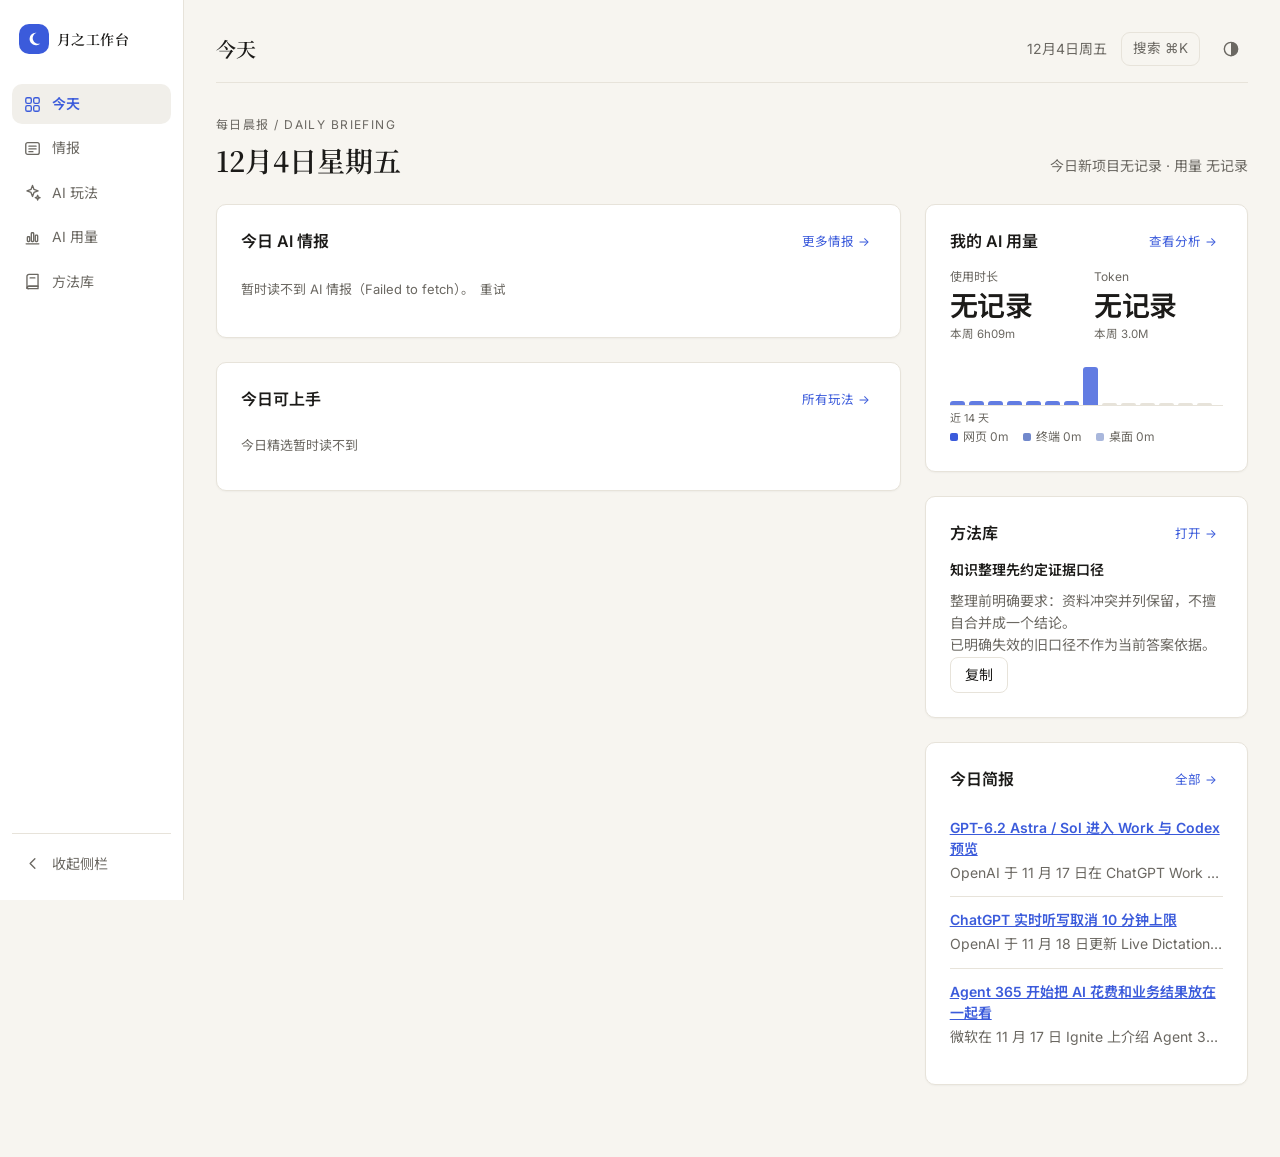
<file: index-old.html>
<!doctype html>
<html lang="zh-CN">
<head>
<meta charset="utf-8">
<meta name="viewport" content="width=device-width, initial-scale=1">
<title>月之工作台</title>
<meta name="theme-color" content="#F7F5F0" media="(prefers-color-scheme: light)">
<meta name="theme-color" content="#121212" media="(prefers-color-scheme: dark)">
<meta name="apple-mobile-web-app-capable" content="yes">
<meta name="apple-mobile-web-app-title" content="月之工作台">
<link rel="icon" href="data:image/svg+xml,%3Csvg xmlns='http://www.w3.org/2000/svg' viewBox='0 0 64 64'%3E%3Crect width='64' height='64' rx='14' fill='%233B5BDB'/%3E%3Cpath d='M40 14a20 20 0 1 0 10 34A16 16 0 1 1 40 14z' fill='%23fff'/%3E%3C/svg%3E">
<meta name="description" content="个人 AI 工作台：AI 情报、AI 玩法、AI 使用分析、方法库。">
<script>try { if (localStorage.getItem('wb-side') === '1') document.documentElement.classList.add('side-collapsed') } catch {}</script>
<link rel="preconnect" href="https://fonts.googleapis.com">
<link rel="preconnect" href="https://fonts.gstatic.com" crossorigin>
<link href="https://fonts.googleapis.com/css2?family=Inter:wght@400;500;600&family=Noto+Sans+SC:wght@400;500;600&family=Noto+Serif+SC:wght@600&display=swap" rel="stylesheet">
<style>
:root { color-scheme: light; --bg:#F7F5F0; --panel:#FFFFFF; --ink:#1C1B19; --ink-2:#6B6862; --ink-3:#6B6862; --line:#E7E3DA; --line-2:#E7E3DA; --accent:#3B5BDB; --new:#B84200; --hover:#F1EFEA; --web:#3B5BDB; --cli:#7188CC; --desktop:#A9B7DC; --s1:#3B5BDB; --s2:#7188CC; --s3:#A9B7DC; --s4:#786B9B; --s5:#8196B6; --trend:#6B6862; --good:#22734D; --warn:#9A5900; --bad:#B43838; --shadow:0 1px 2px rgb(0 0 0 / 4%); }
@media (prefers-color-scheme: dark) { :root:not([data-theme="light"]) { color-scheme:dark; --bg:#121212; --panel:#1B1B1D; --ink:#EDEBE6; --ink-2:#9A968E; --ink-3:#9A968E; --line:#2A2A2D; --line-2:#2A2A2D; --accent:#7C96F0; --new:#FF9B56; --hover:#252529; --web:#7C96F0; --cli:#A5B7EF; --desktop:#677AAE; --s1:#7C96F0; --s2:#A5B7EF; --s3:#677AAE; --s4:#B1A3D0; --s5:#8399C7; --trend:#9A968E; --good:#72C69A; --warn:#E6AD63; --bad:#ED8484; --shadow:0 1px 2px rgb(0 0 0 / 4%); } }
:root[data-theme="dark"] { color-scheme:dark; --bg:#121212; --panel:#1B1B1D; --ink:#EDEBE6; --ink-2:#9A968E; --ink-3:#9A968E; --line:#2A2A2D; --line-2:#2A2A2D; --accent:#7C96F0; --new:#FF9B56; --hover:#252529; --web:#7C96F0; --cli:#A5B7EF; --desktop:#677AAE; --s1:#7C96F0; --s2:#A5B7EF; --s3:#677AAE; --s4:#B1A3D0; --s5:#8399C7; --trend:#9A968E; --good:#72C69A; --warn:#E6AD63; --bad:#ED8484; --shadow:0 1px 2px rgb(0 0 0 / 4%); }
* { box-sizing: border-box; }
html, body { margin: 0; }
body {
  background: var(--bg); color: var(--ink);
  font: 14px/1.6 "Inter", "Noto Sans SC", system-ui, sans-serif;
  -webkit-font-smoothing: antialiased;
}
button, input, textarea, select { font: inherit; color: inherit; }
.num { font-variant-numeric: tabular-nums; letter-spacing: -0.01em; }
.serif { font-family: "Noto Serif SC", "Songti SC", serif; font-weight: 600; }
.wrap { max-width: 1240px; margin: 0 auto; padding: 28px 24px 48px; }
header.top { display: flex; align-items: baseline; justify-content: space-between; gap: 16px; margin-bottom: 22px; }
header.top h1 { margin: 0 auto 0 0; font-size: 24px; font-weight: 600; letter-spacing: 0.02em; }
header.top .meta { color: var(--ink-3); font-size: 14px; display: flex; gap: 14px; align-items: center; }
.theme { border: 0; background: none; color: var(--ink-3); cursor: pointer; padding: 0; width: 34px; height: 34px; border-radius: 9px; display: grid; place-items: center; }
.theme svg { width: 20px; height: 20px; }
.theme:hover { color: var(--ink); background: var(--hover); }
.grid { display: grid; grid-template-columns: minmax(0, 1fr); gap: 20px; align-items: start; }
.panel { background: var(--panel); border: 1px solid var(--line); border-radius: 16px; box-shadow: var(--shadow); padding: 22px 24px 24px; min-width: 0; }
.panel-head { display: flex; align-items: center; justify-content: space-between; gap: 12px; margin-bottom: 18px; flex-wrap: wrap; }
.panel-head h2 { margin: 0; font-size: 15px; font-weight: 600; letter-spacing: 0.04em; }
.panel-head h2 span { color: var(--ink-3); font-weight: 400; margin-left: 6px; font-size: 13px; }
.sub { color: var(--ink-3); font-size: 12px; }
.section-title { color: var(--ink-3); font-size: 12px; letter-spacing: 0.06em; margin: 22px 0 10px; display: flex; justify-content: space-between; align-items: baseline; gap: 8px; flex-wrap: wrap; }
.seg { display: inline-flex; background: var(--line-2); border-radius: 9px; padding: 2px; max-width: 100%; min-width: 0; overflow-x: auto; }
.seg button { border: 0; background: none; padding: 4px 11px; min-width: 0; border-radius: 7px; cursor: pointer; color: var(--ink-2); font-size: 13px; white-space: nowrap; }
.seg button[aria-pressed="true"] { background: var(--panel); color: var(--ink); box-shadow: 0 1px 2px rgb(0 0 0 / 8%); }

/* AI 用量 */
.usage .panel-head { margin-bottom: 20px; }
.head-right { display: flex; align-items: center; gap: 14px; flex-wrap: wrap; justify-content: flex-end; }
.update { color: var(--ink-3); font-size: 12px; white-space: nowrap; }
.update.stale { color: var(--warn); }

.hero { display: grid; grid-template-columns: 1fr 1fr 1fr 1fr; border-top: 1px solid var(--line-2); border-bottom: 1px solid var(--line-2); }
.hero > div { padding: 18px 0 18px 22px; min-width: 0; }
.hero > div:first-child { padding-left: 0; }
.hero > div + div { border-left: 1px solid var(--line-2); }
.hero .k { color: var(--ink-3); font-size: 12px; letter-spacing: 0.04em; }
.hero .v { font-size: 34px; font-weight: 600; line-height: 1.1; margin-top: 6px; letter-spacing: -0.02em; }
.hero .v small { font-size: 15px; font-weight: 500; color: var(--ink-2); margin-left: 1px; }

.ends { display: grid; grid-template-columns: repeat(3, minmax(0, 1fr)); gap: 28px; padding: 22px 0 6px; }
.end { min-width: 0; }
.end-head { display: flex; align-items: center; gap: 8px; font-size: 13px; font-weight: 600; }
.end-head i { width: 8px; height: 8px; border-radius: 2px; flex: none; }
.end-head span { margin-left: auto; color: var(--ink-3); font-weight: 400; font-size: 11.5px; }
.end-main { display: flex; align-items: baseline; gap: 10px; margin-top: 8px; }
.end-main b { font-size: 22px; font-weight: 600; letter-spacing: -0.01em; }
.end-main em { font-style: normal; color: var(--ink-2); font-size: 13px; }
.share { height: 3px; border-radius: 2px; background: var(--line-2); margin: 10px 0 9px; overflow: hidden; }
.share i { display: block; height: 100%; border-radius: 2px; transition: none; }
.end-sub { display: grid; gap: 3px; color: var(--ink-3); font-size: 12px; }
.end-sub div { display: flex; justify-content: space-between; gap: 8px; }
.end-sub div span:first-child { overflow: hidden; text-overflow: ellipsis; white-space: nowrap; }

.chart-head { display: flex; align-items: center; gap: 16px; margin: 24px 0 6px; flex-wrap: wrap; }
.chart-head h3 { margin: 0 auto 0 0; font-size: 13px; font-weight: 600; }
.legend { display: flex; gap: 14px; flex-wrap: wrap; font-size: 12px; color: var(--ink-2); align-items: center; }
.legend span { display: inline-flex; align-items: center; gap: 5px; }
.legend i { width: 8px; height: 8px; border-radius: 2px; display: inline-block; }
.legend i.line { width: 14px; height: 2px; border-radius: 1px; background: var(--trend); }
.seg.small button { padding: 3px 10px; font-size: 12px; }
.chart { position: relative; }
.chart svg { display: block; width: 100%; height: 210px; overflow: visible; }
.chart .axis { fill: var(--ink-3); font-size: 10.5px; }
.chart .grid-line { stroke: var(--line-2); stroke-width: 1; }
.chart .trend { fill: none; stroke: var(--trend); stroke-width: 2; stroke-linejoin: round; stroke-linecap: round; }
.chart .cursor { stroke: var(--ink-3); stroke-width: 1; stroke-dasharray: 2 3; }
.tip { position: absolute; pointer-events: none; background: var(--panel); border: 1px solid var(--line); border-radius: 10px; padding: 9px 11px; font-size: 12px; box-shadow: 0 8px 24px rgb(0 0 0 / 10%); min-width: 180px; opacity: 0; transition: opacity 150ms ease; z-index: 5; }
.tip.on { opacity: 1; }
.tip .tt { color: var(--ink-3); margin-bottom: 5px; }
.tip .tr { display: grid; grid-template-columns: 14px 1fr auto; gap: 6px; align-items: center; line-height: 1.6; }
.tip .tr i { width: 8px; height: 8px; border-radius: 2px; }
.tip .tr i.line { width: 12px; height: 2px; background: var(--trend); }
.tip .tr.sum { border-top: 1px solid var(--line-2); margin-top: 3px; padding-top: 3px; font-weight: 600; }
details.data { margin-top: 8px; font-size: 12px; color: var(--ink-3); }
details.data summary { cursor: pointer; width: max-content; }
details.data .scroll { max-height: 260px; overflow: auto; }
details.data table { width: 100%; border-collapse: collapse; margin-top: 8px; color: var(--ink-2); }
details.data th, details.data td { text-align: right; padding: 3px 6px; border-bottom: 1px solid var(--line-2); font-weight: 400; white-space: nowrap; }
details.data th:first-child, details.data td:first-child { text-align: left; }
.foot { margin-top: 14px; color: var(--ink-3); font-size: 11.5px; line-height: 1.6; }

/* 表单与按钮 */
.link { border: 0; background: none; color: var(--ink-3); cursor: pointer; padding: 3px 6px; border-radius: 6px; font-size: 12.5px; }
.link:hover { color: var(--ink); background: var(--hover); }
.link[aria-pressed="true"] { color: var(--ink); }
.custom { display: grid; gap: 8px; margin-top: 10px; }
.field { border: 1px solid var(--line); background: var(--bg); border-radius: 9px; padding: 8px 10px; width: 100%; outline: none; }
.field:focus { border-color: var(--ink-3); background: var(--panel); }
textarea.field { min-height: 84px; resize: vertical; line-height: 1.5; }
.row-end { display: flex; justify-content: space-between; align-items: center; gap: 8px; }
.btn-sm { border: 1px solid var(--line); background: var(--panel); border-radius: 8px; padding: 6px 14px; cursor: pointer; }
.btn-sm:hover { background: var(--hover); }
.msg { font-size: 12px; color: var(--ink-3); }
.msg.err { color: var(--bad); }

@media (max-width: 560px) {
  html, body { max-width: 100%; overflow-x: hidden; }
  .wrap { padding: 16px 12px 32px; }
  .panel { padding: 18px 16px 20px; }
  .panel-head { align-items: flex-start; }
  .seg { overflow: visible; width: 100%; }
  .seg button { flex: 1; padding: 5px 3px; font-size: 12px; }
  .hero { grid-template-columns: 1fr 1fr; }
  .hero > div { padding: 14px 0 14px 14px; }
  .hero > div:nth-child(odd) { padding-left: 0; border-left: 0; }
  .hero > div:nth-child(n+3) { border-top: 1px solid var(--line-2); }
  .hero .v { font-size: 26px; }
  .ends { grid-template-columns: 1fr; gap: 18px; }
  .chart svg { height: 170px; }
  .head-right { width: 100%; justify-content: space-between; }
}

[hidden] { display: none !important; }
a { color: inherit; }
.empty { color: var(--ink-3); font-size: 13px; padding: 10px 0; }

/* 导航 */
header.top { align-items: center; flex-wrap: wrap; }
/* 左侧导航 */
.app { display: flex; min-height: 100vh; }
.main { flex: 1; min-width: 0; }
.sidebar { position: sticky; top: 0; height: 100vh; flex: none; width: 232px; display: flex; flex-direction: column; gap: 6px;
  padding: 22px 14px 16px; background: var(--panel); border-right: 1px solid var(--line); overflow: hidden; z-index: 30;
  transition: width 200ms ease, transform 220ms ease; }
.brand { display: flex; align-items: center; gap: 11px; padding: 2px 9px 20px; color: var(--ink); text-decoration: none; white-space: nowrap; }
.brand-logo { width: 32px; height: 32px; flex: none; border-radius: 10px; background: var(--accent); display: grid; place-items: center; }
.brand-logo svg { width: 20px; height: 20px; }
.brand b { font-size: 17px; font-weight: 600; letter-spacing: 0.03em; }
.side-nav { display: grid; gap: 4px; }
.side-nav a, .side-btn { position: relative; display: flex; align-items: center; gap: 13px; padding: 11px 12px; border-radius: 11px;
  color: var(--ink-2); font-size: 16px; text-decoration: none; white-space: nowrap; }
.side-nav svg, .side-btn svg { width: 21px; height: 21px; flex: none; fill: none; stroke: currentColor; stroke-width: 1.7; stroke-linecap: round; stroke-linejoin: round; }
.side-nav a:hover, .side-btn:hover { background: var(--hover); color: var(--ink); }
.side-nav a[aria-current="page"] { background: color-mix(in srgb, var(--accent) 13%, transparent); color: var(--accent); font-weight: 600; }
.side-nav a[aria-current="page"]::before { content: ""; position: absolute; left: -14px; top: 10px; bottom: 10px; width: 3px; border-radius: 0 3px 3px 0; background: var(--accent); }
.side-foot { margin-top: auto; border-top: 1px solid var(--line-2); padding-top: 10px; }
.side-btn { width: 100%; border: 0; background: none; cursor: pointer; font-size: 14px; color: var(--ink-3); }
.side-btn svg { transition: none; }
.sidebar .label { transition: opacity 150ms ease; }
.menu-btn { display: none; border: 1px solid var(--line); background: var(--panel); color: var(--ink-2); border-radius: 10px; width: 40px; height: 40px; padding: 0; cursor: pointer; place-items: center; }
.menu-btn svg { width: 22px; height: 22px; fill: none; stroke: currentColor; stroke-width: 1.8; stroke-linecap: round; }
.scrim { position: fixed; inset: 0; background: rgb(0 0 0 / 35%); z-index: 25; }
@media (min-width: 821px) {
  .side-collapsed .sidebar { width: 76px; }
  .side-collapsed .sidebar .label { opacity: 0; pointer-events: none; }
  .side-collapsed .side-btn svg { transform: rotate(180deg); }
  .scrim { display: none; }
}
@media (max-width: 820px) {
  .sidebar { position: fixed; left: 0; top: 0; bottom: 0; height: auto; width: 264px; transform: translateX(-100%); }
  .side-open .sidebar { transform: none; box-shadow: 0 10px 40px rgb(0 0 0 / 25%); }
  .menu-btn { display: grid; }
  .side-foot { display: none; }
}
a.link { text-decoration: none; }

/* 总览 */
.overview { display: grid; grid-template-columns: minmax(0, 1.5fr) minmax(0, 1fr); gap: 20px; align-items: start; }
.ov-side { display: grid; gap: 20px; min-width: 0; }
.stats { display: grid; grid-template-columns: 1fr 1fr; gap: 16px; }
.stat .k { color: var(--ink-3); font-size: 12px; }
.stat .v { font-size: 28px; font-weight: 600; line-height: 1.15; margin-top: 4px; letter-spacing: -0.02em; }
.stat .v small { font-size: 14px; font-weight: 500; color: var(--ink-2); margin-left: 1px; }
.qsub { color: var(--ink-3); font-size: 11.5px; margin-top: 3px; }
.share.stack { display: flex; gap: 2px; background: none; height: 6px; margin: 16px 0 10px; }
.share.stack i { border-radius: 2px; }
.lead { border-bottom: 1px solid var(--line-2); padding-bottom: 14px; margin-bottom: 4px; }
.lead h3 { margin: 4px 0 6px; font-size: 19px; line-height: 1.4; font-weight: 600; }
.lead h3 a { text-decoration: none; }
.lead h3 a:hover { text-decoration: underline; text-underline-offset: 3px; }
.lead p { margin: 0; color: var(--ink-2); line-height: 1.7; }

/* 资讯列表 */
.news { list-style: none; margin: 0; padding: 0; }
.news-item { display: flex; gap: 12px; padding: 12px 0; border-bottom: 1px solid var(--line-2); }
.news-item:last-child { border-bottom: 0; }
.news.compact .news-item { padding: 9px 0; }
.rank { color: var(--ink-3); font-size: 13px; width: 18px; flex: none; text-align: right; padding-top: 1px; }
.news-main { min-width: 0; flex: 1; }
.news-title { font-size: 14.5px; font-weight: 500; line-height: 1.5; }
.news-title a { text-decoration: none; }
.news-title a:hover { text-decoration: underline; text-underline-offset: 3px; }
.news-sum { color: var(--ink-2); font-size: 13px; line-height: 1.65; margin-top: 4px; }
.news-why { color: var(--ink-3); font-size: 12.5px; margin-top: 4px; }
.news-meta { display: flex; flex-wrap: wrap; gap: 4px 12px; color: var(--ink-3); font-size: 12px; margin-top: 5px; }
.news-meta a { color: var(--ink-3); }
.news-meta a:hover { color: var(--ink); }
.cats { margin-bottom: 8px; }
.intel-note { margin-bottom: 4px; }
.daily .sub a { color: var(--ink-2); }

/* 趋势图 */
.chart-filters { display: flex; align-items: center; gap: 10px 16px; flex-wrap: wrap; margin: 6px 0 4px; }
.chart .missing { stroke: var(--line); stroke-width: 2; stroke-dasharray: 2 2; }

.pd-pre { white-space: pre-wrap; word-break: break-word; margin: 0; background: var(--bg); border: 1px solid var(--line-2); border-radius: 10px; padding: 12px 14px; font: 13px/1.65 ui-monospace, "SF Mono", Menlo, monospace; color: var(--ink-2); max-height: 360px; overflow: auto; }

@media (max-width: 980px) {
  .overview { grid-template-columns: 1fr; }
}
@media (max-width: 560px) {
  header.top { gap: 10px; flex-wrap: nowrap; }
  header.top h1 { font-size: 21px; }
  header.top .meta { gap: 8px; }
  #today { display: none; }
}
/* 共用 */
.rule-head { display: flex; justify-content: space-between; gap: 8px; }
.chip { --c: var(--ink-3); display: inline-block; font-size: 11.5px; padding: 1px 8px; border-radius: 999px; border: 1px solid color-mix(in srgb, var(--c) 45%, transparent); color: var(--c); white-space: nowrap; }

/* 方法库 */
.pb-tools { display: flex; gap: 10px; align-items: center; margin-bottom: 10px; }
.pb-search { max-width: 320px; }
.pb-io { margin-left: auto; gap: 12px; }
.pb-io label { cursor: pointer; }
.pb-list { display: grid; grid-template-columns: repeat(auto-fill, minmax(340px, 1fr)); gap: 12px; margin-top: 10px; }
.pb-card { border: 1px solid var(--line-2); border-radius: 12px; padding: 12px 14px; display: grid; gap: 8px; align-content: start; min-width: 0; }
.pb-tags { display: inline-flex; gap: 6px; flex: none; }
.pb-text { max-height: 150px; }
.pb-foot { display: flex; justify-content: space-between; align-items: center; gap: 8px; flex-wrap: wrap; }
.pb-actions { display: inline-flex; gap: 6px; align-items: center; flex: none; }
.pb-editor { display: grid; gap: 8px; border: 1px solid var(--line); border-radius: 12px; padding: 14px; margin-bottom: 14px; background: var(--bg); }
.pb-row { display: grid; grid-template-columns: minmax(0, 1fr) 120px 120px; gap: 8px; }
textarea.pb-area { min-height: 140px; }
@media (max-width: 560px) { .pb-row { grid-template-columns: 1fr 1fr; } .pb-row input { grid-column: 1 / -1; } .pb-list { grid-template-columns: 1fr; } }
/* AI 玩法 */
.play-jump { display: flex; flex-wrap: wrap; gap: 2px 4px; margin: 4px 0 -8px; }
.play-grid { display: grid; grid-template-columns: repeat(auto-fill, minmax(300px, 1fr)); gap: 12px; }
.play-card { border: 1px solid var(--line-2); border-radius: 12px; padding: 12px 14px; display: grid; gap: 6px; align-content: start; }
.play-card .news-sum { display: -webkit-box; -webkit-line-clamp: 3; -webkit-box-orient: vertical; overflow: hidden; }
.play-ai { background: var(--bg); border-radius: 9px; padding: 8px 10px; display: grid; gap: 4px; font-size: 13px; line-height: 1.6; color: var(--ink-2); }
.play-ai b { color: var(--ink); font-weight: 600; margin-right: 8px; }
.play-note { background: var(--bg); border-radius: 9px; padding: 8px 10px; color: var(--ink-2); font-size: 12.5px; white-space: pre-wrap; word-break: break-word; }
.play-noteform { display: grid; gap: 6px; }
.play-noteform textarea { min-height: 72px; }
.play-foot { display: flex; justify-content: space-between; align-items: center; gap: 8px; flex-wrap: wrap; margin-top: 2px; }
.play-foot .btn-sm { padding: 3px 10px; font-size: 12px; }
.play-tools { display: flex; gap: 8px; flex-wrap: wrap; margin-bottom: 4px; }
/* 命令面板 */
.cmd-open { border: 1px solid var(--line); background: none; color: var(--ink-3); border-radius: 9px; padding: 5px 11px; font-size: 13.5px; cursor: pointer; }
.cmd-open:hover { color: var(--ink); background: var(--hover); }
dialog.cmd { border: 1px solid var(--line); border-radius: 14px; padding: 0; width: min(560px, calc(100vw - 32px)); margin: 12vh auto auto; background: var(--panel); color: var(--ink); box-shadow: 0 20px 60px rgb(0 0 0 / 25%); }
dialog.cmd::backdrop { background: rgb(0 0 0 / 30%); }
.cmd-input { border: 0; border-bottom: 1px solid var(--line); border-radius: 14px 14px 0 0; padding: 14px 16px; font-size: 15px; background: none; }
.cmd-input:focus { background: none; border-color: var(--line); }
.cmd-list { list-style: none; margin: 0; padding: 6px; max-height: min(420px, 60vh); overflow: auto; }
.cmd-group { color: var(--ink-3); font-size: 11.5px; letter-spacing: 0.06em; padding: 8px 10px 4px; }
.cmd-item { display: flex; justify-content: space-between; gap: 12px; padding: 7px 10px; border-radius: 8px; cursor: pointer; }
.cmd-item[aria-selected="true"] { background: var(--hover); }
.cmd-label { overflow: hidden; text-overflow: ellipsis; white-space: nowrap; }
.cmd-item .sub { flex: none; max-width: 40%; overflow: hidden; text-overflow: ellipsis; white-space: nowrap; }
.cmd-foot { border-top: 1px solid var(--line-2); padding: 8px 14px; }
@media (max-width: 560px) { .cmd-open .kbd { display: none; } .play-grid { grid-template-columns: 1fr; } dialog.cmd { margin-top: 8vh; } }
@media (prefers-reduced-motion: reduce) { * { transition: none !important; } }
/* 每日晨报：留白、细线和按需展开。 */
.wrap { max-width: 1260px; padding: 32px 32px 72px; }
.grid { gap: 24px; }
.panel { border-radius: 10px; padding: 24px; }
.panel-head { margin-bottom: 12px; }
.panel-head h2 { font-size: 16px; letter-spacing: 0; }
.panel-head h2 span { font-size: 12px; }
.serif, .morning-head h2 { font-family: "Noto Serif SC", "Songti SC", serif; font-weight: 600; }
header.top { margin-bottom: 24px; padding-bottom: 16px; border-bottom: 1px solid var(--line); }
header.top h1 { font-size: 20px; font-family: "Noto Serif SC", "Songti SC", serif; font-weight: 600; }
a.link, .news-meta a, .brief-title a { color: var(--accent); }
a:hover { text-decoration-color: var(--accent); }
.sidebar { width: 184px; padding: 24px 12px 16px; transition: none; }
.brand { gap: 8px; padding: 0 7px 24px; }
.brand-logo { background: var(--accent); border-radius: 10px; width: 30px; height: 30px; }
.brand b { font-family: "Noto Serif SC", "Songti SC", serif; font-size: 14px; }
.side-nav a, .side-btn { font-size: 14px; padding: 9px 11px; border-radius: 10px; gap: 10px; }
.side-nav svg, .side-btn svg { width: 19px; height: 19px; }
.side-nav a[aria-current="page"] { background: var(--hover); color: var(--accent); }
.side-nav a[aria-current="page"]::before { display: none; }
.side-collapsed .sidebar { width: 58px; }
.morning { display: block; }
.morning-head { display:flex; justify-content:space-between; align-items:end; gap:24px; padding: 8px 0 24px; }
.eyebrow { color:var(--ink-2); font-size:12px; letter-spacing:.12em; }
.morning-head h2 { font-size:28px; line-height:1.35; margin:8px 0 0; }
.morning-head p { color:var(--ink-2); margin:0 0 3px; }
.morning-grid { display:grid; grid-template-columns:minmax(0,1.8fr) minmax(260px,.85fr); gap:24px; align-items:start; }
.morning-main, .ov-side { display:grid; gap:24px; min-width:0; }
.morning .panel { box-shadow: var(--shadow); }
.news-item { border-color:var(--line); padding:12px 0; }
.news-detail { min-width:0; }
.news-detail summary { display:block; cursor:pointer; list-style:none; }
.news-detail summary::-webkit-details-marker { display:none; }
.news-title { color:var(--ink); font-size:14px; font-weight:600; }
.news-detail summary:hover .news-title, .play-summary:hover .play-title { color:var(--accent); }
.news-meta { color:var(--ink-2); font-size:12px; margin-top:3px; }
.news-sum, .news-why { max-width:72ch; }
.news-detail[open] .news-sum { margin-top:10px; }
.rank { color:var(--accent); }
.mini-bars { height:42px; display:flex; align-items:end; gap:4px; margin:20px 0 4px; border-bottom:1px solid var(--line); }
.mini-bars span { display:block; flex:1; max-width:15px; border-radius:3px 3px 0 0; background:var(--accent); opacity:.8; }
.mini-bars .missing-bar { background:var(--line); opacity:1; }
.mini-caption { color:var(--ink-3); font-size:11px; }
.share.stack { margin-top:10px; }
.brief-item { border-bottom:1px solid var(--line); padding:12px 0; }
.brief-item:last-child { border-bottom:0; }
.brief-title { font-weight:600; line-height:1.5; }
.brief-item p { margin:8px 0 0; max-width:72ch; }
.brief-item .chip { margin-top:6px; }
.brief-meta { display:flex; align-items:center; gap:8px; min-width:0; }
.brief-meta .sub { margin-left:auto; text-align:right; overflow-wrap:anywhere; }
.brief-item.compact .brief-summary { color:var(--ink-2); white-space:nowrap; overflow:hidden; text-overflow:ellipsis; margin-top:3px; }
.brief-section { margin-bottom:28px; }
.brief-section .section-title { margin-top:0; }
.usage-today { display:grid; grid-template-columns:repeat(3,1fr); margin:16px 0 24px; border-top:1px solid var(--line); border-bottom:1px solid var(--line); }
.usage-today > div { padding:20px 16px; display:grid; gap:4px; }
.usage-today > div:first-child { padding-left:0; }
.usage-today > div+div { border-left:1px solid var(--line); }
.usage-today span { color:var(--ink-2); font-size:12px; }
.usage-today b { color:var(--accent); font-size:28px; line-height:1.3; font-weight:600; font-variant-numeric:tabular-nums; }
.usage-extra { margin-bottom:20px; }
.usage-extra summary, details.data summary { cursor:pointer; color:var(--accent); font-size:13px; }
.usage-extra .hero { margin-top:16px; }
.chart svg { height:240px; }
.play-grid, .play-list { display:grid; grid-template-columns:1fr; gap:0; }
.play-card { display:block; padding:0; border:0; border-radius:0; border-bottom:1px solid var(--line); }
.play-card:last-child { border-bottom:0; }
.play-summary { display:grid; grid-template-columns:minmax(0,220px) minmax(0,1fr) auto; gap:12px; align-items:center; padding:15px 0; cursor:pointer; list-style:none; }
.play-summary::-webkit-details-marker { display:none; }
.play-title { font-weight:600; min-width:0; max-width:220px; overflow:hidden; text-overflow:ellipsis; white-space:nowrap; }
.play-description { color:var(--ink-2); display:-webkit-box; -webkit-line-clamp:1; -webkit-box-orient:vertical; overflow:hidden; }
.play-summary-meta { display:flex; align-items:center; gap:10px; white-space:nowrap; min-width:0; }
.play-tags { display:inline-flex; align-items:center; gap:6px; }
.play-summary-meta .chip { max-width:125px; overflow:hidden; text-overflow:ellipsis; }
.fit-dots { display:inline-flex; gap:3px; }
.fit-dots i { width:7px; height:7px; border-radius:50%; background:var(--line); }
.fit-dots i.on { background:var(--accent); }
.growth { color:var(--ink-2); font-size:12px; }
.play-card > .play-ai, .play-card > .news-meta, .play-card > .play-note, .play-card > .play-noteform, .play-card > .play-foot { margin:0 0 12px; }
.play-ai, .play-note { background:var(--bg); }
.group-title { font-size:12px; font-weight:600; color:var(--ink-2); margin:24px 0 4px; }
.pb-tools { flex-wrap:wrap; }
.cats { width:170px; flex-direction:column; align-items:stretch; overflow:visible; background:transparent; padding:0; grid-row:1 / span 2; }
.cats button { width:100%; text-align:left; padding:8px 12px; }
.cats button[aria-pressed="true"] { color:var(--accent); background:var(--hover); box-shadow:none; }
#pb-body { display:grid; grid-template-columns:170px minmax(0,1fr); gap:0 24px; align-items:start; }
#pb-body > .pb-tools, #pb-body > .msg, #pb-body > .pb-editor { grid-column:2; }
#pb-body > .pb-list { grid-column:2; }
.pb-list { grid-template-columns:repeat(2,minmax(0,1fr)); gap:12px; margin-top:8px; }
.pb-card { border:1px solid var(--line); border-radius:10px; background:var(--panel); padding:16px; display:block; }
.pb-card summary { cursor:pointer; list-style:none; }
.pb-card summary::-webkit-details-marker { display:none; }
.pb-card summary b { font-size:14px; }
.pb-preview { color:var(--ink-2); white-space:pre-wrap; overflow:hidden; display:-webkit-box; -webkit-line-clamp:3; -webkit-box-orient:vertical; margin:10px 0 0; line-height:1.6; }
.pb-card:not([open]) .pb-text, .pb-card:not([open]) .pb-foot { display:none; }
.pb-card[open] .pb-preview { display:none; }
.pb-card[open] .pb-text { margin-top:12px; max-height:none; }
.pb-card[open] .pb-foot { margin-top:12px; }
.chip { color:var(--ink-2); border-color:var(--line); border-radius:5px; }
:where(a,button,input,textarea,select,summary,dialog,.cmd-item):focus-visible { outline:2px solid var(--accent); outline-offset:3px; }
.link, .btn-sm, .seg button, .news-detail summary, .play-summary { transition:opacity 150ms ease, transform 150ms ease; }
.link:hover, .btn-sm:hover { opacity:.8; }
@media (max-width:980px) { .morning-grid { grid-template-columns:1fr; } .ov-side { grid-template-columns:repeat(2,minmax(0,1fr)); } }
@media (max-width:820px) {
  .wrap { padding:20px 16px 100px; }
  .sidebar { position:fixed; top:auto; left:0; right:0; bottom:0; width:100%; height:auto; transform:none; padding:7px 4px max(7px,env(safe-area-inset-bottom)); border-right:0; border-top:1px solid var(--line); box-shadow:var(--shadow); z-index:30; }
  .side-collapsed .sidebar { width:100%; }
  .side-collapsed .sidebar .label { opacity:1; pointer-events:auto; }
  .sidebar .brand, .sidebar .side-foot, .menu-btn, .scrim { display:none !important; }
  .side-nav { display:grid; grid-template-columns:repeat(5,1fr); gap:0; min-width:0; width:100%; }
  .side-nav a { display:grid; justify-items:center; gap:2px; padding:5px 1px; font-size:11px; line-height:1.2; min-width:0; white-space:nowrap; }
  .side-nav svg { width:20px; height:20px; }
  .sidebar .label { opacity:1; }
}
@media (max-width:620px) {
  header.top { flex-wrap:nowrap; }
  header.top h1 { font-size:18px; }
  #today { display:none; }
  .morning-head { display:block; }
  .morning-head p { margin-top:8px; }
  .morning-grid, .ov-side { grid-template-columns:1fr; gap:16px; }
  .panel { padding:18px 16px; }
  .play-summary { grid-template-columns:minmax(0,1fr) auto; gap:4px 8px; }
  .play-title { max-width:none; overflow:visible; text-overflow:clip; white-space:normal; overflow-wrap:anywhere; grid-column:1; grid-row:1; }
  .play-description { grid-column:1 / -1; grid-row:2; -webkit-line-clamp:2; overflow-wrap:anywhere; }
  .play-summary-meta .growth { display:none; }
  .usage-today b { font-size:20px; }
  .usage-today > div { padding:14px 8px; }
  .hero { grid-template-columns:repeat(2,1fr); }
  #pb-body { display:block; }
  #pb-body .cats { display:flex; flex-direction:row; width:auto; overflow-x:auto; padding-bottom:5px; }
  #pb-body .cats button { width:auto; flex:none; }
  .pb-list { grid-template-columns:1fr; }
}
@media (max-width:480px) {
  html, body { width:100%; max-width:100%; overflow-x:hidden; }
  .app, .main, .wrap, .grid, .morning, .morning-grid, .morning-main, .ov-side, .panel,
  .news, .news-item, .news-main, .news-detail, .play-groups, .play-list, .play-grid,
  .play-card, .play-summary, .pb-list, .pb-card, #pb-body { min-width:0; max-width:100%; box-sizing:border-box; }
  .app, .main, .wrap, .panel, .news, .news-item, .play-list, .play-grid, .play-card, .pb-list, .pb-card { width:100%; }
  .wrap { padding:16px 12px 100px; }
  .panel { padding:18px 14px; }
  .morning-grid, .ov-side, .stats, .pb-list { grid-template-columns:minmax(0,1fr); }
  .news-item > *, .play-summary > *, .panel-head > *, .brief-item > *, .rule-head > *, .pb-tools > * { min-width:0; }
  .news-title, .news-sum, .news-why, .news-meta, .brief-title, .brief-summary, .pb-preview, .pb-card summary b, .play-ai { overflow-wrap:anywhere; }
  .play-summary-meta { display:contents; }
  .play-summary-meta .fit-dots { grid-column:2; grid-row:1; justify-self:end; }
  .play-summary-meta .chip { grid-column:1 / -1; grid-row:3; max-width:100%; justify-self:start; }
  .play-summary-meta .play-tags { grid-column:1 / -1; grid-row:4; }
  .usage-today { grid-template-columns:repeat(3,minmax(0,1fr)); }
  .hero { grid-template-columns:repeat(2,minmax(0,1fr)); }
  .pb-row { grid-template-columns:repeat(2,minmax(0,1fr)); }
  .side-nav { grid-template-columns:repeat(5,1fr); }
  .side-nav a, .side-nav .label { min-width:0; white-space:nowrap; font-size:11px; }
  .pb-tools .pb-search { width:100%; max-width:100%; }
  .rule-head { flex-wrap:wrap; }
  .pb-tags { flex-wrap:wrap; }
  .seg { min-width:0; overflow-x:auto; }
}
@media (prefers-reduced-motion:reduce) { *, *::before, *::after { transition:none !important; animation:none !important; } }

</style>
</head>
<body>
<div class="app">
<aside class="sidebar" id="sidebar" aria-label="导航">
  <a class="brand" href="#overview" title="月之工作台">
    <span class="brand-logo"><svg viewBox="0 0 24 24" aria-hidden="true"><path d="M15 4.5a7.5 7.5 0 1 0 4.5 12.8A6 6 0 1 1 15 4.5z" fill="#fff"/></svg></span>
    <b class="label">月之工作台</b>
  </a>
  <nav class="side-nav" id="nav" aria-label="页面"></nav>
  <div class="side-foot">
    <button class="side-btn" id="side-toggle" type="button" aria-controls="sidebar" aria-expanded="true">
      <svg viewBox="0 0 24 24" aria-hidden="true"><path d="M15 6l-6 6 6 6"/></svg><span class="label">收起侧栏</span>
    </button>
  </div>
</aside>
<div class="scrim" id="scrim" hidden></div>
<div class="main">
<div class="wrap">
  <header class="top">
    <button class="menu-btn" id="menu-btn" type="button" aria-label="打开导航" aria-controls="sidebar" aria-expanded="false">
      <svg viewBox="0 0 24 24" aria-hidden="true"><path d="M4 7h16M4 12h16M4 17h16"/></svg>
    </button>
    <h1 id="view-title">今天</h1>
    <div class="meta">
      <span id="today"></span>
      <button class="cmd-open" id="cmd-open" type="button" title="搜索页面、方法库和资讯（Ctrl/⌘ + K）">搜索<span class="kbd"> ⌘K</span></button>
      <button class="theme" id="theme" title="切换深浅色" aria-label="切换深浅色"><svg viewBox="0 0 24 24" aria-hidden="true"><circle cx="12" cy="12" r="8" fill="none" stroke="currentColor" stroke-width="1.7"/><path d="M12 4a8 8 0 0 1 0 16z" fill="currentColor"/></svg></button>
    </div>
  </header>

  <div class="grid">
    <!-- ==================== 今天 ==================== -->
    <section class="view morning" data-view="overview" aria-label="今天">
      <div class="morning-head"><div><div class="eyebrow">每日晨报 / DAILY BRIEFING</div><h2 class="serif" id="morning-date"></h2></div><p id="morning-status">正在整理今天的信息…</p></div>
      <div class="morning-grid"><div class="morning-main">
        <section class="panel"><div class="panel-head"><h2>今日 AI 情报</h2><a class="link" href="#intel">更多情报 →</a></div><ol class="news compact" id="ov-hot"><li class="empty">正在读取…</li></ol></section>
        <section class="panel"><div class="panel-head"><h2>今日可上手</h2><a class="link" href="#playground">所有玩法 →</a></div><div id="ov-play" class="play-list"><div class="empty">正在读取…</div></div></section>
      </div><div class="ov-side">
        <section class="panel"><div class="panel-head"><h2>我的 AI 用量</h2><a class="link" href="#usage">查看分析 →</a></div><div class="mini" id="ov-usage"><div class="empty">正在读取…</div></div></section>
        <section class="panel" id="ov-pb-card" hidden><div class="panel-head"><h2>方法库</h2><a class="link" href="#playbook">打开 →</a></div><div id="ov-pb"></div></section>
        <section class="panel" id="ov-brief-card" hidden><div class="panel-head"><h2>今日简报</h2><a class="link" href="#intel">全部 →</a></div><div id="ov-brief"></div></section>
      </div></div>
    </section>

    <!-- ==================== 情报 ==================== -->
    <section class="panel view" data-view="intel" aria-labelledby="intel-h">
      <div class="panel-head">
        <h2 id="intel-h">情报</h2>
        <div class="head-right">
          <span class="update" id="intel-status"></span>
          <div class="seg" id="intel-tab" role="group" aria-label="情报类型"></div>
        </div>
      </div>
      <div id="brief-section" class="brief-section"><div class="section-title"><span>今日简报</span><span class="sub" id="brief-date"></span></div><div id="brief-body" class="empty">正在读取…</div></div>
      <div class="section-title"><span>AI 资讯</span></div>
      <div id="intel-body"></div>
      <div class="foot">内容来自 AIHOT 公开 API（aihot.news），在你的浏览器里实时读取，本站不保存副本。标题和摘要由 AIHOT 根据第三方来源生成，以原文为准。“今日推荐”从最近 24 小时的精选里按 AIHOT 评分挑出 5 到 10 条；热度和日报直接沿用 AIHOT 的结果。</div>
    </section>

    <!-- ==================== AI 用量 ==================== -->
    <section class="panel usage view" data-view="usage" aria-labelledby="ai-h">
      <div class="panel-head">
        <h2 id="ai-h">AI 用量</h2>
        <div class="head-right">
          <span class="update" id="update-status">正在读取…</span>
          <div class="seg" id="period" role="group" aria-label="统计区间"></div>
        </div>
      </div>

      <div class="usage-today" id="usage-today"><div><span>今日时长</span><b id="u-day">无记录</b></div><div><span>本周时长</span><b id="u-week">无记录</b></div><div><span>本月时长</span><b id="u-month">无记录</b></div></div>
      <details class="usage-extra"><summary>查看 Token 与来源统计</summary><div class="hero">
        <div><div class="k" id="k-time">使用时长</div><div class="v num" id="h-time">—</div></div>
        <div><div class="k" id="k-tok">Token</div><div class="v num" id="h-tok">—</div></div>
        <div><div class="k">累计 Token</div><div class="v num" id="h-all">—</div><div class="qsub" id="h-all-sub"></div></div>
        <div><div class="k">Codex 账户累计 Token</div><div class="v num" id="h-life">—</div><div class="qsub" id="h-life-sub"></div></div>
      </div>

      <div class="ends" id="ends"></div></details>

      <div class="chart-head">
        <h3 id="chart-title">近 30 天用量</h3>
        <div class="seg small" id="range" role="group" aria-label="时间范围"></div>
        <div class="seg small" id="metric" role="group" aria-label="指标"></div>
      </div>
      <div class="chart-filters">
        <div class="seg small" id="entry" role="group" aria-label="使用入口"></div>
        <div class="seg small" id="vendor" role="group" aria-label="平台"></div>
        <div class="legend" id="legend"></div>
      </div>
      <div class="chart" id="chart"><svg id="svg" role="img" aria-label="每日用量趋势"></svg><div class="tip" id="tip"></div></div>
      <details class="data"><summary>查看每日数据</summary><div class="scroll"><table id="table"></table></div></details>
      <div class="foot" id="foot"></div>
    </section>


    <!-- ==================== AI 玩法 ==================== -->
    <section class="panel view" data-view="playground" aria-labelledby="play-h">
      <div class="panel-head">
        <h2 id="play-h">AI 玩法<span>能直接上手的</span></h2>
        <span class="update" id="play-status"></span>
      </div>
      <div class="play-tools">
        <div class="seg small" id="play-show" role="group" aria-label="筛选"></div>
        <div class="seg small" id="play-range" role="group" aria-label="GitHub 时间范围"></div>
      </div>
      <div id="play-body"></div>
      <div class="foot">GitHub 项目每天上午 10 点前从 GitHub Trending 和公开搜索里挑最近 star 涨得最快的 AI 项目（不限创建时间，去掉资源合集和停更的，推荐过的不再出现），由 Claude 读简介和 README 后翻译成中文、总结能做什么和对你的用处，按适合度排序；总结是模型写的，以项目主页为准。精选暂时读不到时，改由浏览器直接搜 GitHub，只有英文简介。教程来自 AIHOT 公开 API 最近 7 天的精选，实时读取、不保存。收藏、已尝试和备注（连同标题和链接）只存在这个浏览器里，换手机或换浏览器要重新收藏。</div>
    </section>

    <!-- ==================== 方法库 ==================== -->
    <section class="panel view" data-view="playbook" aria-labelledby="pb-h">
      <div class="panel-head">
        <h2 id="pb-h">方法库<span>存在这个浏览器里</span></h2>
        <span class="sub">好用的提示词、项目规则和验收清单，用之前由你确认</span>
      </div>
      <div id="pb-body"></div>
    </section>

  </div>
</div>
</div>
</div>

<dialog class="cmd" id="cmd" aria-label="命令面板">
  <input class="field cmd-input" id="cmd-input" type="text" placeholder="搜索页面、方法库、资讯和 GitHub 项目" autocomplete="off" role="combobox" aria-controls="cmd-list" aria-expanded="true">
  <ul class="cmd-list" id="cmd-list" role="listbox"></ul>
  <div class="cmd-foot sub">↑↓ 选择 · Enter 打开 · Esc 关闭</div>
</dialog>

<script>
(() => {
  // ================= 通用 =================
  const $ = id => document.getElementById(id)
  const el = (tag, attrs = {}, ...kids) => {
    const e = document.createElement(tag)
    for (const [k, v] of Object.entries(attrs)) {
      if (v == null) continue
      if (k === 'class') e.className = v
      else if (k === 'style') e.style.cssText = v
      else if (k.startsWith('on')) e.addEventListener(k.slice(2), v)
      else e.setAttribute(k, v)
    }
    for (const k of kids.flat()) if (k != null) e.append(k)
    return e
  }
  const store = {
    get(k, d) { try { const v = localStorage.getItem(k); return v == null ? d : JSON.parse(v) } catch { return d } },
    set(k, v) { try { localStorage.setItem(k, JSON.stringify(v)) } catch { /* 无痕模式等 */ } },
  }
  const pad2 = n => String(n).padStart(2, '0')
  const dayKey = (t = new Date()) => `${t.getFullYear()}-${pad2(t.getMonth() + 1)}-${pad2(t.getDate())}`
  const addDays = (k, n) => { const d = new Date(k + 'T00:00'); d.setDate(d.getDate() + n); return dayKey(d) }
  const fmtTime = min => {
    const m = Math.floor(min)
    if (m < 60) return [m, 'm']
    const h = Math.floor(m / 60)
    return h >= 100 ? [h, 'h'] : [`${h}h${pad2(m % 60)}`, 'm']
  }
  const fmtTimeStr = m => fmtTime(m).join('')
  const fmtTok = n => n == null ? ['—', ''] : n >= 1e9 ? [(n / 1e9).toFixed(1), 'B'] : n >= 1e6 ? [(n / 1e6).toFixed(1), 'M']
    : n >= 1e3 ? [(n / 1e3).toFixed(n < 1e4 ? 1 : 0), 'k'] : [String(n), '']
  const fmtTokStr = n => fmtTok(n).join('')
  const big = ([v, u]) => [document.createTextNode(v), u ? el('small', {}, u) : null]

  const applyTheme = t => { if (t) document.documentElement.dataset.theme = t; else delete document.documentElement.dataset.theme }
  applyTheme(store.get('wb-theme', ''))
  $('theme').addEventListener('click', () => {
    const cur = document.documentElement.dataset.theme || (matchMedia('(prefers-color-scheme: dark)').matches ? 'dark' : 'light')
    const next = cur === 'dark' ? 'light' : 'dark'
    applyTheme(next); store.set('wb-theme', next); drawChart()
  })
  $('today').textContent = new Date().toLocaleDateString('zh-CN', { month: 'long', day: 'numeric', weekday: 'short' })

  // ================= AI 用量 =================
  // 三端：网页（扩展，token 估算）· 终端（会话记录，token 实际）· 桌面（前台时长 + Code 页实际 token）
  // vendor：子来源属于哪家，用于“平台”筛选
  const ENDS = [
    { id: 'web_total', name: '网页', color: '--web', note: 'Token 估算', subs: [
      { id: 'claude', name: 'Claude', vendor: 'claude' }, { id: 'chatgpt', name: 'ChatGPT', vendor: 'openai' }] },
    { id: 'cli_total', name: '终端', color: '--cli', note: 'Token 实际', subs: [
      { id: 'claude_code', name: 'Claude Code', vendor: 'claude' }, { id: 'codex', name: 'Codex CLI', vendor: 'openai' }, { id: 'kimi', name: 'Kimi Code', vendor: 'kimi' }] },
    { id: 'desktop_total', name: '桌面', color: '--desktop', note: '对话只计时长', subs: [
      { id: 'claude_desktop', name: 'Claude 对话', only: 'time', vendor: 'claude' }, { id: 'chatgpt_desktop', name: 'ChatGPT 对话', only: 'time', vendor: 'openai' },
      { id: 'kimi_desktop', name: 'Kimi 对话', only: 'time', vendor: 'kimi' },
      { id: 'claude_desktop_code', name: 'Claude Code 页', only: 'tok', vendor: 'claude' }, { id: 'codex_desktop_code', name: 'Codex 会话', only: 'tok', vendor: 'openai' }] },
  ]
  const SUB_COLORS = ['--s1', '--s2', '--s3', '--s4', '--s5']
  // 趋势图默认起点；之前的数据保留，只是默认不画，仍计入累计
  const CHART_START = '2026-10-16'
  const PERIODS = [['day', '今日'], ['week', '本周'], ['month', '本月'], ['year', '今年'], ['all', '累计']]
  const METRICS = [['time', '时长'], ['tok', 'Token']]
  const RANGES = [['since', `自 ${+CHART_START.slice(5, 7)}/${+CHART_START.slice(8)} 起`], ['30', '近 30 天'], ['all', '全部']]
  const ENTRIES = [['all', '全部入口'], ...ENDS.map(e => [e.id, e.name])]
  const VENDORS = [['all', '全部平台'], ['claude', 'Claude'], ['openai', 'ChatGPT / Codex'], ['kimi', 'Kimi']]
  const pick = (key, list, d) => { const v = store.get(key, d); return list.some(x => x[0] === v) ? v : d }
  let period = pick('wb-period', PERIODS, 'day')
  let metric = pick('wb-metric', METRICS, 'time')
  let range = pick('wb-range', RANGES, '30')
  let entry = pick('wb-entry', ENTRIES, 'all')
  let vendor = pick('wb-vendor', VENDORS, 'all')
  let data = null
  let days = []
  let series = []
  const ZERO = { minutes: 0, tokens: 0 }

  const segButtons = (box, items, cur, on) => box.replaceChildren(...items.map(([id, label]) =>
    el('button', { type: 'button', 'data-id': id, 'aria-pressed': String(id === cur), onclick: () => on(id) }, label)))
  const pressed = (box, cur) => { for (const b of box.children) b.setAttribute('aria-pressed', String(b.dataset.id === cur)) }
  const chartControl = (id, items, get, set, key) => segButtons($(id), items, get(), v => { set(v); store.set(key, v); pressed($(id), v); redrawChart() })
  segButtons($('period'), PERIODS, period, id => { period = id; store.set('wb-period', id); renderUsage() })
  chartControl('metric', METRICS, () => metric, v => { metric = v }, 'wb-metric')
  chartControl('range', RANGES, () => range, v => { range = v }, 'wb-range')
  chartControl('entry', ENTRIES, () => entry, v => { entry = v }, 'wb-entry')
  chartControl('vendor', VENDORS, () => vendor, v => { vendor = v }, 'wb-vendor')

  const NS = 'http://www.w3.org/2000/svg'
  const svgEl = (tag, a = {}) => { const e = document.createElementNS(NS, tag); for (const k in a) e.setAttribute(k, a[k]); return e }

  // 子来源在当前指标下有没有记录：桌面对话没有 token，Code 页没有时长
  const subRecorded = s => !(s.only === 'time' && metric === 'tok') && !(s.only === 'tok' && metric === 'time')
  const subVal = (r, s) => {
    if (!subRecorded(s)) return null
    const v = r?.[s.id]
    if (!v) return 0
    const x = metric === 'time' ? v.minutes : v.tokens
    return x == null ? null : x
  }
  // 当前筛选下的系列：全部入口时按端堆叠；选了某个端时按它的子来源堆叠
  function buildSeries() {
    const okVendor = s => vendor === 'all' || s.vendor === vendor
    if (entry === 'all') {
      series = ENDS.map(e => ({ id: e.id, name: e.name, color: e.color, subs: e.subs.filter(okVendor) }))
        .filter(s => s.subs.length)
    } else {
      const end = ENDS.find(e => e.id === entry)
      series = end.subs.filter(okVendor).map((s, i) => ({ id: s.id, name: s.name, color: SUB_COLORS[end.subs.indexOf(s) % SUB_COLORS.length], subs: [s] }))
    }
  }
  // 一天里某个系列的值：子来源都没有记录时返回 null
  const seriesVal = (r, se) => {
    const vs = se.subs.map(s => subVal(r, s)).filter(v => v != null)
    return vs.length ? vs.reduce((a, b) => a + b, 0) : null
  }

  function renderUsage() {
    if (!data) return
    pressed($('period'), period)
    const p = data.periods[period]
    const label = PERIODS.find(x => x[0] === period)[1]
    $('k-time').textContent = `${label}使用时长`
    $('k-tok').textContent = `${label} Token`
    const recorded = (data.daily || []).map(x => x.date)
    const todayKey = dayKey(), weekStart = addDays(todayKey, -((new Date().getDay() + 6) % 7)), monthStart = todayKey.slice(0,7) + '-01'
    for (const [id, key, start] of [['u-day','day',todayKey],['u-week','week',weekStart],['u-month','month',monthStart]]) {
      const v = data.periods[key]?.total?.minutes
      $(id).textContent = v == null || !recorded.some(d => d >= start && d <= todayKey) ? '无记录' : fmtTimeStr(v)
    }
    $('h-time').replaceChildren(...big(fmtTime(p.total.minutes)))
    $('h-tok').replaceChildren(...big(fmtTok(p.total.tokens)))
    const first = (data.daily || [])[0]?.date
    $('h-all').replaceChildren(...big(fmtTok(data.periods.all?.total?.tokens)))
    $('h-all-sub').textContent = first ? `自 ${first} 起的全部记录` : ''
    const life = data.codex_api?.token_usage?.lifetime_tokens
    $('h-life').replaceChildren(...big(fmtTok(life)))
    $('h-life-sub').textContent = life == null ? '无记录' : '来自 Codex app-server，含缓存'

    const totalMin = Math.max(1, p.total.minutes)
    $('ends').replaceChildren(...ENDS.map(end => {
      const g = p[end.id] || ZERO
      const subs = end.subs.map(s => {
        const v = p[s.id] || ZERO
        const tok = v.tokens == null ? '无记录' : fmtTokStr(v.tokens)
        const text = s.only === 'time' ? fmtTimeStr(v.minutes) : s.only === 'tok' ? tok : `${fmtTimeStr(v.minutes)} · ${tok}`
        return el('div', {}, el('span', {}, s.name), el('span', { class: 'num' }, text))
      })
      return el('div', { class: 'end' },
        el('div', { class: 'end-head' }, el('i', { style: `background:var(${end.color})` }), end.name, el('span', {}, end.note)),
        el('div', { class: 'end-main' }, el('b', { class: 'num' }, fmtTimeStr(g.minutes)), el('em', { class: 'num' }, `${fmtTokStr(g.tokens)} tokens`)),
        el('div', { class: 'share', title: `占总时长 ${Math.round(g.minutes / totalMin * 100)}%` },
          el('i', { style: `width:${(g.minutes / totalMin * 100).toFixed(1)}%;background:var(${end.color})` })),
        el('div', { class: 'end-sub' }, ...subs))
    }))

    const updated = new Date(data.updated_at)
    const ok = Number.isFinite(updated.getTime())
    const stale = ok && Date.now() - updated.getTime() > 2 * 3600e3
    $('update-status').classList.toggle('stale', stale)
    $('update-status').textContent = ok ? `更新于 ${pad2(updated.getHours())}:${pad2(updated.getMinutes())}${stale ? '（已超过 2 小时）' : ''}` : '更新时间未知'
    const local = location.hostname === '127.0.0.1' || location.hostname === 'localhost'
    $('foot').textContent = `${local ? '本机实时数据' : '公开数据每小时同步'}。终端（Claude Code、Codex CLI、Kimi Code）的 Token 来自本机会话记录（实际值，缓存读取不计入合计）；Codex 账户累计来自 Codex CLI app-server 只读接口；桌面对话只统计前台时长，没有 Token 记录；网页 Token 按文字估算。图上空白的日期表示那天没有任何记录，不等于 0。`
    renderOverviewUsage(); updateMorningStatus(window.morningCount ?? null)
  }

  // 每日堆叠柱 + 7 日均线（同一纵轴、同一单位）
  const css = v => getComputedStyle(document.documentElement).getPropertyValue(v).trim()
  const niceStep = (max, unitStep) => {
    const raw = max / 4
    const pow = 10 ** Math.floor(Math.log10(raw / unitStep)) * unitStep
    return [1, 2, 2.5, 5, 10].map(m => m * pow).find(s => s >= raw) || pow * 10
  }
  const SLOT_MAX = 36 // 每天最多占多宽：天数少时柱子不会被拉得很散
  const showMa = () => days.length >= 14
  function drawChart() {
    const svg = $('svg')
    const W = svg.clientWidth || 640, H = svg.clientHeight || 210, padL = 40, padB = 22, padT = 8
    svg.setAttribute('viewBox', `0 0 ${W} ${H}`)
    svg.replaceChildren()
    if (!days.length) return
    const isTime = metric === 'time'
    const max = Math.max(isTime ? 60 : 1000, ...days.map(d => d.total || 0), ...(showMa() ? days.map(d => d.ma || 0) : []))
    const step = isTime ? [15, 30, 60, 120, 180, 240, 360, 480, 720].find(s => s >= max / 4) || 1440 : niceStep(max, 1)
    const top = Math.ceil(max / step) * step
    const y = v => padT + (H - padT - padB) * (1 - v / top)
    const tick = v => isTime ? (v >= 60 ? `${+(v / 60).toFixed(1)}h` : `${v}m`) : fmtTokStr(v)
    const bw = Math.min(SLOT_MAX, (W - padL) / days.length)
    const x0 = padL + ((W - padL) - bw * days.length) / 2 // 天数少时居中
    for (let v = 0; v <= top + 1e-9; v += step) {
      svg.append(svgEl('line', { x1: padL, x2: W, y1: y(v), y2: y(v), class: 'grid-line' }))
      const t = svgEl('text', { x: padL - 8, y: y(v) + 3.5, 'text-anchor': 'end', class: 'axis' }); t.textContent = tick(v); svg.append(t)
    }
    const barW = Math.max(3, Math.min(18, bw * 0.6))
    // 日期标签至少隔 48px（10 天以内全部标出）；从最后一天往前数，保证“今天”一定有标签
    const every = days.length <= 10 ? 1 : Math.max(1, Math.ceil(48 / bw))
    const cursor = svgEl('line', { class: 'cursor', y1: padT, y2: H - padB, x1: 0, x2: 0, opacity: 0 })
    days.forEach((d, i) => {
      const cx = x0 + bw * i + bw / 2
      if (d.missing) {
        svg.append(svgEl('line', { x1: cx - barW / 2, x2: cx + barW / 2, y1: y(0) - 1, y2: y(0) - 1, class: 'missing' }))
      }
      let acc = 0
      const parts = series.filter(se => (d.vals[se.id] || 0) > 0)
      parts.forEach((se, k) => {
        const v = d.vals[se.id]
        const y0 = y(acc), y1 = y(acc + v)
        const h = Math.max(0, y0 - y1 - (k > 0 ? 2 : 0))
        acc += v
        if (h < 0.5) return
        // 只给最上面一段圆角，底部贴着基线
        const isTop = k === parts.length - 1
        const r = isTop ? Math.min(3, barW / 2, h) : 0
        svg.append(svgEl('path', { fill: css(se.color), d:
          `M${cx - barW / 2},${y1 + h} V${y1 + r} Q${cx - barW / 2},${y1} ${cx - barW / 2 + r},${y1} H${cx + barW / 2 - r} Q${cx + barW / 2},${y1} ${cx + barW / 2},${y1 + r} V${y1 + h} Z` }))
      })
      if ((days.length - 1 - i) % every === 0) {
        const t = svgEl('text', { x: cx, y: H - 6, 'text-anchor': 'middle', class: 'axis' })
        t.textContent = d.date.slice(5).replace('-', '/'); svg.append(t)
      }
    })
    if (showMa()) {
      const pts = days.map((d, i) => [x0 + bw * i + bw / 2, y(d.ma)])
      svg.append(svgEl('path', { class: 'trend', d: pts.map((p, i) => `${i ? 'L' : 'M'}${p[0].toFixed(1)},${p[1].toFixed(1)}`).join(' ') }))
    }
    svg.append(cursor)
    days.forEach((d, i) => {
      const cx = x0 + bw * i + bw / 2
      const hit = svgEl('rect', { x: x0 + bw * i, y: 0, width: bw, height: H - padB, fill: 'transparent' })
      const on = () => { cursor.setAttribute('x1', cx); cursor.setAttribute('x2', cx); cursor.setAttribute('opacity', 1); showTip(i, cx) }
      hit.addEventListener('mouseenter', on)
      hit.addEventListener('touchstart', on, { passive: true })
      hit.addEventListener('mouseleave', () => { cursor.setAttribute('opacity', 0); $('tip').classList.remove('on') })
      svg.append(hit)
    })
  }
  const fmtVal = v => v == null ? '无记录' : metric === 'time' ? fmtTimeStr(v) : fmtTokStr(Math.round(v))
  function showTip(i, cx) {
    const d = days[i], tip = $('tip')
    const isToday = d.date === dayKey()
    tip.replaceChildren(el('div', { class: 'tt' }, `${d.date}${isToday ? '（今天，进行中）' : ''}`),
      ...(d.missing ? [el('div', { class: 'tr' }, el('span'), el('span', {}, '这天没有记录'), el('span'))] : [
        ...series.map(se => el('div', { class: 'tr' }, el('i', { style: `background:var(${se.color})` }), el('span', {}, se.name), el('span', { class: 'num' }, fmtVal(d.vals[se.id])))),
        el('div', { class: 'tr sum' }, el('span'), el('span', {}, '合计'), el('span', { class: 'num' }, fmtVal(d.total)))]),
      ...(showMa() ? [el('div', { class: 'tr' }, el('i', { class: 'line' }), el('span', {}, '7 日均线'), el('span', { class: 'num' }, fmtVal(d.ma)))] : []))
    const W = $('chart').clientWidth
    tip.style.left = `${Math.min(Math.max(0, cx - 90), W - 190)}px`
    tip.style.top = '-6px'
    tip.classList.add('on')
  }
  addEventListener('resize', () => drawChart())

  function renderTable() {
    $('table').replaceChildren(
      el('tr', {}, el('th', {}, '日期'), ...series.map(se => el('th', {}, se.name)), el('th', {}, '合计'), showMa() ? el('th', {}, '7 日均线') : null),
      ...days.slice().reverse().map(d => el('tr', {}, el('td', {}, d.date),
        ...series.map(se => el('td', { class: 'num' }, d.missing ? '—' : fmtVal(d.vals[se.id]))),
        el('td', { class: 'num' }, d.missing ? '无记录' : fmtVal(d.total)),
        showMa() ? el('td', { class: 'num' }, fmtVal(d.ma)) : null)))
  }

  // 连续的每一天都有一个点：data.daily 里没有的日期标为“无记录”，不当成 0
  function buildDays() {
    buildSeries()
    const daily = data.daily || []
    const byDate = Object.fromEntries(daily.map(d => [d.date, d]))
    const lastData = daily.length ? daily[daily.length - 1].date : dayKey()
    const end = lastData > dayKey() ? lastData : dayKey()
    const firstData = daily.length ? daily[0].date : end
    const start = range === 'since' ? CHART_START : range === '30' ? addDays(end, -29) : firstData
    const from = addDays(start < end ? start : end, -6) // 多取 6 天，让第一天的均线也有完整窗口
    const all = []
    for (let date = from; date <= end; date = addDays(date, 1)) {
      const r = byDate[date]
      const vals = Object.fromEntries(series.map(se => [se.id, r ? seriesVal(r, se) : null]))
      const known = Object.values(vals).filter(v => v != null)
      all.push({ date, missing: !r, vals, total: known.length ? known.reduce((a, b) => a + b, 0) : null })
    }
    days = all.slice(6).map((d, i) => {
      const win = all.slice(i, i + 7)
      return { ...d, ma: win.reduce((s, x) => s + (x.total || 0), 0) / win.length }
    })
    const rangeLabel = RANGES.find(r => r[0] === range)[1]
    $('chart-title').textContent = `每日用量 · ${rangeLabel}`
    $('legend').replaceChildren(...series.map(se => el('span', {}, el('i', { style: `background:var(${se.color})` }), se.name)),
      ...(showMa() ? [el('span', {}, el('i', { class: 'line' }), '7 日均线')] : []))
  }

  async function loadUsage() {
    try {
      const r = await fetch(`data.json?t=${Math.floor(Date.now() / 300000)}`, { cache: 'no-store' })
      if (!r.ok) throw new Error(r.status)
      data = await r.json()
      buildDays(); renderUsage(); drawChart(); renderTable()
    } catch {
      $('update-status').textContent = '暂时读不到用量数据'
      $('ov-usage').replaceChildren(el('div', { class: 'empty' }, '暂时读不到用量数据'))
    }
  }
  function redrawChart() { if (data) { buildDays(); drawChart(); renderTable() } }

  // 总览里的今日用量
  function renderOverviewUsage() {
    const p = data.periods.day, w = data.periods.week
    const todayRecorded = (data.daily || []).some(x => x.date === dayKey())
    const stat = (k, v, sub) => el('div', { class: 'stat' }, el('div', { class: 'k' }, k), el('div', { class: 'v num' }, ...big(v)), sub ? el('div', { class: 'qsub' }, sub) : null)
    const recent = (data.daily || []).filter(x => x.date >= addDays(dayKey(), -13))
    const byDay = new Map(recent.map(x => [x.date, x]))
    const vals = Array.from({length:14}, (_,i) => byDay.get(addDays(dayKey(), i-13))?.total?.minutes ?? null)
    const maxMini = Math.max(1, ...vals.filter(v => v != null))
    $('ov-usage').replaceChildren(
      el('div', { class: 'stats' },
        stat('使用时长', todayRecorded ? fmtTime(p.total.minutes) : ['无记录',''], `本周 ${fmtTimeStr(w.total.minutes)}`),
        stat('Token', todayRecorded ? fmtTok(p.total.tokens) : ['无记录',''], `本周 ${fmtTokStr(w.total.tokens)}`)),
      el('div', { class: 'mini-bars', 'aria-label': '近 14 天每日时长' }, ...vals.map((v,i) => el('span', { class: v == null ? 'missing-bar' : '', title: `${addDays(dayKey(),i-13)}：${v == null ? '无记录' : fmtTimeStr(v)}`, style: `height:${v == null ? 2 : Math.max(4, v/maxMini*38)}px` }))),
      el('div', { class: 'mini-caption' }, '近 14 天'),
      el('div', { class: 'legend' }, ...ENDS.map(e => el('span', {}, el('i', { style: `background:var(${e.color})` }), `${e.name} ${fmtTimeStr(p[e.id]?.minutes || 0)}`))))
  }


  // ================= AI 情报（AIHOT 公开 API） =================
  // 浏览器直接读 aihot.news 的公开只读接口（允许跨域，无需 Key），按它返回的 Cache-Control 走浏览器缓存。
  // 不写进仓库、不存 localStorage：AIHOT 的条款不允许把缓存变成公开副本。
  const AIHOT = 'https://aihot.news/api/v1'
  const CATS = { 'ai-models': '模型', 'ai-products': '产品', industry: '行业', paper: '论文', tip: '教程', opinion: '观点' }
  const INTEL_TABS = [['pick', '今日推荐'], ['hot', '热点'], ['daily', '日报']]
  let intelTab = pick('wb-intel-tab2', INTEL_TABS, 'pick')
  const PICK_PATH = '/items?mode=selected&window=24h&limit=50'
  // 今日推荐：按 AIHOT 评分从高到低，取和最高分差不多的（不低于最高分的 80%），至少 5 条、最多 10 条。
  // 评分少于 5 条时沿用 AIHOT 自己的顺序，不另外编分数。
  function topPicks(items) {
    const scored = items.filter(x => typeof x.score === 'number').sort((a, b) => b.score - a.score)
    if (scored.length < 5) return items.slice(0, 10)
    const near = scored.filter(x => x.score >= scored[0].score * 0.8).length
    return scored.slice(0, Math.min(10, Math.max(5, near)))
  }
  const scoreMeta = x => x.score != null ? [el('span', { title: 'AIHOT 给这条资讯的评分，推荐按它排序' }, `评分 ${x.score}`)] : []
  const intelCache = {}
  async function aihot(path) {
    if (!intelCache[path]) {
      const p = fetch(AIHOT + path, { headers: { Accept: 'application/json' } }).then(async r => {
        if (!r.ok) throw new Error(r.status === 429 ? '请求太频繁，稍后再试' : `接口返回 ${r.status}`)
        return r.json()
      })
      p.then(v => { p.done = v }, () => { if (intelCache[path] === p) delete intelCache[path] })   // done 给命令面板搜已读到的资讯
      intelCache[path] = p
    }
    return intelCache[path]
  }
  const ago = iso => {
    const t = new Date(iso).getTime()
    if (!Number.isFinite(t)) return ''
    const m = Math.round((Date.now() - t) / 60000)
    if (m < 1) return '刚刚'
    if (m < 60) return `${m} 分钟前`
    if (m < 24 * 60) return `${Math.round(m / 60)} 小时前`
    return `${Math.round(m / 1440)} 天前`
  }
  const fullTime = iso => { const d = new Date(iso); return Number.isFinite(d.getTime()) ? d.toLocaleString('zh-CN', { hour12: false }) : '' }
  // 外部链接只认 http(s)，防止第三方数据里混进 javascript: 之类的地址
  const safeUrl = u => { try { return ['http:', 'https:'].includes(new URL(u).protocol) ? u : '' } catch { return '' } }
  const extLink = (href, ...kids) => safeUrl(href) ? el('a', { href, target: '_blank', rel: 'noopener noreferrer' }, ...kids) : el('span', {}, ...kids)

  // 一条资讯：标题链接到原文，下面是来源、时间、分类和 AIHOT 详情页
  function newsItem(x, { rank, summary = true, meta = [] } = {}) {
    const when = x.publishedAt || x.latestAt || x.discoveredAt
    return el('li', { class: 'news-item' },
      rank ? el('span', { class: 'rank num' }, String(rank)) : null,
      el('details', { class: 'news-main news-detail' },
        el('summary', {}, el('span', { class: 'news-title' }, x.title || '未命名资讯'),
          el('span', { class: 'news-meta' }, x.source?.name || '未知来源', when ? ` · ${ago(when)}` : '')),
        summary && x.summary ? el('div', { class: 'news-sum' }, x.summary) : null,
        summary && x.reason ? el('div', { class: 'news-why' }, `推荐理由：${x.reason}`) : null,
        el('div', { class: 'news-meta' },
          x.category && CATS[x.category] ? el('span', {}, CATS[x.category]) : null,
          ...meta, extLink(x.links?.original || x.links?.aihot, '阅读原文 ↗'),
          x.links?.aihot ? extLink(x.links.aihot, '详情') : null)))
  }
  const hotMeta = x => [el('span', { title: '报道这件事的独立来源数；同一来源多篇只算一次' }, `${x.sourceCount} 个来源`),
    x.signalCount ? el('span', { title: '社区讨论信号数（如 X 上的讨论）' }, `${x.signalCount} 条讨论`) : null]
  const intelError = (box, err) => box.replaceChildren(el('div', { class: 'empty' }, `暂时读不到 AI 情报（${err.message || '网络错误'}）。`,
    el('button', { class: 'link', type: 'button', onclick: () => { renderIntel(); renderOverviewIntel() } }, '重试')))

  function renderIntelControls() {
    segButtons($('intel-tab'), INTEL_TABS, intelTab, id => { intelTab = id; store.set('wb-intel-tab2', id); renderIntel() })
  }
  async function renderIntel() {
    pressed($('intel-tab'), intelTab)
    const box = $('intel-body')
    box.replaceChildren(el('div', { class: 'empty' }, '正在读取…'))
    $('intel-status').textContent = ''
    try {
      if (intelTab === 'hot') {
        const r = await aihot('/hot-topics')
        if (intelTab !== 'hot') return
        box.replaceChildren(el('div', { class: 'sub intel-note' }, 'AIHOT 按事件算热度：48 小时内每个独立来源只算一次，超过 24 小时的权重减半。'),
          r.items.length ? el('ol', { class: 'news' }, ...r.items.map(x => newsItem(x, { rank: x.rank, summary: false, meta: hotMeta(x) })))
            : el('div', { class: 'empty' }, '现在没有热点'))
      } else if (intelTab === 'pick') {
        const r = await aihot(PICK_PATH)
        if (intelTab !== 'pick') return
        const top = topPicks(r.items)
        box.replaceChildren(top.length ? el('ol', { class: 'news' }, ...top.map((x, i) => newsItem(x, { rank: i + 1, meta: scoreMeta(x) })))
          : el('div', { class: 'empty' }, '最近 24 小时还没有精选'))
        $('intel-status').textContent = top.length ? `从最近 24 小时 ${r.items.length} 条精选里挑出 ${top.length} 条` : ''
      } else {
        const r = await aihot('/dailies/latest')
        if (intelTab !== 'daily') return
        box.replaceChildren(dailyView(r.report))
        $('intel-status').textContent = `${r.report.date} 日报`
      }
    } catch (e) { intelError(box, e) }
  }
  function dailyView(rep) {
    return el('div', { class: 'daily' },
      rep.lead ? el('div', { class: 'lead' }, el('h3', { class: 'serif' }, rep.lead.title), el('p', {}, rep.lead.leadParagraph)) : null,
      ...rep.sections.map(s => el('div', {},
        el('div', { class: 'section-title' }, el('span', {}, s.label)),
        el('ol', { class: 'news' }, ...s.items.map(x => newsItem({ ...x, links: { original: x.links?.original, aihot: x.links?.aihot } })))),
      ),
      rep.flashes?.length ? el('div', {}, el('div', { class: 'section-title' }, el('span', {}, '快讯')),
        el('ol', { class: 'news compact' }, ...rep.flashes.map(x => newsItem(x, { summary: false })))) : null,
      el('div', { class: 'sub' }, extLink(rep.links.aihot, '在 AIHOT 阅读完整日报 →')))
  }
  // ================= AI 玩法：能直接上手的 GitHub 新项目 + AIHOT 本周教程 =================
  // GitHub：浏览器直接读公开搜索接口（允许跨域，不用登录，每分钟限 10 次），结果在本浏览器缓存 6 小时。
  // 教程：AIHOT 最近 7 天精选里的“教程”，只留看起来能照着做的（有开源地址或上手步骤），按 AIHOT 评分排序。
  // 浏览器里只记你标记过的条目（id、标题、状态、备注、原文链接），不存摘要，也不进仓库。
  const JOBS = [
    ['auto', '自动化日常工作', /自动化|工作流|workflow|n8n|zapier|定时|批量|脚本|邮件|日程|浏览器操作|browser|computer use|rpa/i],
    ['code', '写代码', /代码|编程|coding|coder|claude code|codex|cursor|copilot|\bide\b|开发者|debug|github|vibe|terminal|cli\b/i],
    ['agent', '做 AI Agent', /agent|智能体|mcp|多智能体|工具调用|tool use|function call|sdk|skill/i],
    ['know', '知识库与笔记', /知识库|笔记|notion|obsidian|rag|检索|阅读|总结|记忆|memory|整理|knowledge/i],
    ['data', '数据分析', /数据|分析|表格|excel|sql|图表|可视化|\bbi\b|报表|dashboard/i],
    ['doc', 'PPT 和文档', /ppt|幻灯|演示|slides|文档|word|pdf|报告|简历|document/i],
    ['media', '视频、图片和语音', /视频|图片|图像|生图|绘画|设计|video|image|sora|midjourney|音乐|语音|配音|播客|speech|voice|tts/i],
    ['write', '研究与写作', /写作|文章|研究|论文|调研|翻译|文案|deep research|深度研究|research|writing/i],
  ]
  const jobName = text => (JOBS.find(([, , re]) => re.test(text)) || [, ''])[1]
  // 和你常用的工具（Claude Code、Codex、Kimi）能直接配合的
  const MY_TOOLS = /claude|codex|kimi|\bmcp\b|skill|agents\.md|claude\.md/i
  const GH_RANGES = [['7', '本周推荐'], ['30', '本月推荐']]
  const PLAY_SHOW = [['all', '推荐'], ['saved', '收藏'], ['tried', '已尝试']]
  const GH_TTL = 6 * 3600e3
  let ghRange = pick('wb-gh-range', GH_RANGES, '30')
  let playShow = 'all'
  let playItems = null   // 推荐里的条目：GitHub 项目 + 教程，统一成 { id, title, url, ... }
  let playNote = ''      // 正在写备注的条目 id
  const marks = store.get('wb-play-marks', {})   // { id: { status: 'saved' | 'tried', title, note, url, at } }
  const saveMarks = () => store.set('wb-play-marks', marks)

  async function ghRepos(days) {
    const cache = store.get('wb-gh-cache', {})
    const hit = cache[days]
    if (hit && Date.now() - hit.at < GH_TTL) return hit
    const since = addDays(dayKey(), -days)
    // 关键词在名称、简介和标签里找；GitHub 规定一次最多 5 个 OR
    const q = `llm OR agent OR mcp OR ai OR gpt OR claude created:>=${since} stars:>=20 archived:false fork:false`
    try {
      const r = await fetch(`https://api.github.com/search/repositories?q=${encodeURIComponent(q)}&sort=stars&order=desc&per_page=40`, { headers: { Accept: 'application/vnd.github+json' } })
      if (!r.ok) throw new Error(r.status === 403 || r.status === 429 ? 'GitHub 请求太频繁，稍后再试' : `GitHub 返回 ${r.status}`)
      const items = (await r.json()).items.map(x => ({ name: x.full_name, url: x.html_url, desc: x.description || '', stars: x.stargazers_count, lang: x.language,
        topics: (x.topics || []).slice(0, 8), created: x.created_at, pushed: x.pushed_at, license: x.license?.spdx_id && x.license.spdx_id !== 'NOASSERTION' ? x.license.spdx_id : '', home: x.homepage || '' }))
      const v = { at: Date.now(), items }
      store.set('wb-gh-cache', { ...cache, [days]: v })
      return v
    } catch (e) {
      if (hit) return { ...hit, stale: e.message || '网络错误' }   // 读不到就用上次的结果
      throw e
    }
  }
  // 能直接落地：有简介、最近两周还在更新、不是“资源合集”类列表
  const GROWTH_BASIS = { trending: '按 GitHub Trending 上本周或今天新增的 star 算', snapshot: '按上次记下的星数算的近一周平均', age: '还没有近期数据，按总星数 ÷ 创建天数估算' }
  const growthText = n => n >= 100 ? Math.round(n).toLocaleString() : n >= 10 ? String(Math.round(n)) : n.toFixed(1)
  const usableRepo = x => x.desc && !/^awesome|awesome-|资源合集|curated list|list of/i.test(`${x.name.split('/')[1]} ${x.desc}`) && Date.now() - new Date(x.pushed) < 14 * 864e5
  const DOABLE = /github\.com|开源|教程|技巧|指南|上手|实战|实操|手把手|步骤|一键|部署|模板|提示词|prompt|工作流|workflow|skill|插件|本地|免费|how to|guide/i

  // 每天由 GitHub Action（.github/workflows/picks.yml）生成的精选，带中文翻译和总结；
  // 读不到或超过 3 天没更新，就退回浏览器直接搜 GitHub（只有英文简介）
  const PICKS_URL = 'https://raw.githubusercontent.com/wzp42406-eng/ai-workbench/picks/picks.json'
  let picksP = null
  const loadPicks = () => picksP ||= fetch(PICKS_URL, { cache: 'no-cache' })
    .then(r => { if (!r.ok) throw new Error(`精选返回 ${r.status}`); return r.json() })
    .then(d => { if (!Array.isArray(d.items) || !(Date.now() - new Date(d.generated_at) < 3 * 864e5)) throw new Error('精选太久没更新'); return d })
    .catch(e => { picksP = null; throw e })
  async function repoList(days) {
    const since = Date.now() - days * 864e5
    try {
      const d = await loadPicks()
      // 按推荐日期分本周 / 本月（推荐过的不会再出现）；模型觉得对你没什么用（1 分）的不显示；
      // 有总结的按适合度排，同分按 star 增速
      const items = d.items.filter(x => new Date(x.picked || x.created) >= since && (x.ai?.fit ?? 3) >= 2)
        .sort((a, b) => (b.ai?.fit ?? 0) - (a.ai?.fit ?? 0) || (b.growth?.per_day ?? 0) - (a.growth?.per_day ?? 0) || b.stars - a.stars)
      return { items, picks: d }
    } catch {
      const v = await ghRepos(days)
      return { ...v, items: v.items.filter(usableRepo) }
    }
  }

  async function loadPlay() {
    const box = $('play-body')
    box.replaceChildren(el('div', { class: 'empty' }, '正在读取…'))
    const [gh, tip] = await Promise.allSettled([repoList(+ghRange), aihot('/items?mode=selected&window=7d&limit=100&category=tip')])
    const repos = gh.status === 'fulfilled' ? gh.value.items.slice(0, 12).map(x => ({
      id: `gh:${x.name}`, kind: 'repo', title: x.name, url: x.url, summary: x.ai?.zh || x.desc, original: x.ai?.zh ? x.desc : '', ai: x.ai,
      mine: MY_TOOLS.test(`${x.name} ${x.desc} ${x.topics.join(' ')}`), job: jobName(`${x.name} ${x.desc} ${x.topics.join(' ')}`), repo: x })) : []
    const tips = tip.status === 'fulfilled' ? tip.value.items.filter(x => DOABLE.test(`${x.links?.original || ''} ${x.title} ${x.summary || ''}`))
      .sort((a, b) => (b.score ?? -1) - (a.score ?? -1)).slice(0, 6).map(x => ({
        id: x.id, kind: 'tip', title: x.title, url: x.links?.original || x.links?.aihot, summary: x.summary, mine: MY_TOOLS.test(`${x.title} ${x.summary || ''}`),
        job: jobName(`${x.title} ${x.summary || ''}`), tip: x })) : []
    playItems = { repos, tips, ghError: gh.status === 'rejected' ? gh.reason?.message || '网络错误' : gh.value.stale ? `GitHub 暂时读不到（${gh.value.stale}），显示的是上次的结果` : '',
      tipError: tip.status === 'rejected' ? (tip.reason instanceof TypeError ? '网络错误' : tip.reason?.message || '网络错误') : '', picks: gh.value?.picks }
    if (!repos.length && !tips.length && playShow === 'all' && Object.keys(marks).length) playShow = 'saved'
    $('play-status').textContent = [repos.length ? `GitHub ${repos.length} 个项目` : '', tips.length ? `教程 ${tips.length} 篇` : ''].filter(Boolean).join(' · ')
    renderPlay()
  }
  function renderPlayControls() {
    segButtons($('play-show'), PLAY_SHOW, playShow, id => { playShow = id; renderPlay() })
    segButtons($('play-range'), GH_RANGES, ghRange, id => { ghRange = id; store.set('wb-gh-range', id); pressed($('play-range'), id); loadPlay() })
  }
  const pickedDay = iso => { const d = new Date(iso); return Number.isFinite(d.getTime()) ? dayKey(d) : '' }
  const pickGroup = date => { const d = pickedDay(date); return !d ? '更早' : d === dayKey() ? '今天' : d === addDays(dayKey(),-1) ? '昨天' : d >= addDays(dayKey(),-6) ? '本周早些时候' : '更早' }
  function renderPlay() {
    pressed($('play-show'), playShow); pressed($('play-range'), ghRange)
    $('play-range').hidden = playShow !== 'all'
    const box = $('play-body')
    if (!playItems) return
    if (playShow !== 'all') {
      const list = Object.entries(marks).filter(([, m]) => m.status === playShow).sort((a, b) => (b[1].at || '').localeCompare(a[1].at || ''))
      const current = new Map([...playItems.repos, ...playItems.tips].map(x => [x.id, x]))
      return box.replaceChildren(list.length ? el('div', { class: 'play-grid' }, ...list.map(([id, m]) => current.has(id) ? playCard(current.get(id)) : playCard({ id, title: m.title || '（无标题）', url: m.url, gone: true })))
        : el('div', { class: 'empty' }, playShow === 'saved' ? '还没有收藏' : '还没有标记已尝试的'))
    }
    const { repos, tips, ghError, tipError } = playItems
    box.replaceChildren(...[
      el('div', { class: 'section-title' }, el('span', {}, `GitHub ${GH_RANGES.find(r => r[0] === ghRange)[1]} · ${playItems.picks?.engine ? '按对你的价值' : playItems.picks ? '按 star 增速' : '按星数'}`),
        el('span', {}, playItems.picks ? `每天 7 点前更新，上次 ${fullTime(playItems.picks.generated_at)}${playItems.picks.engine ? '' : '（还没有中文总结）'}` : '只留有简介、最近两周还在更新的，去掉资源合集')),
      repos.length ? el('div', { class: 'play-groups' }, ...['今天','昨天','本周早些时候','更早'].flatMap(label => { const group = repos.filter(x => pickGroup(x.repo?.picked) === label); return group.length ? [el('h3', {class:'group-title'}, label), el('div',{class:'play-list'},...group.map(playCard))] : [] })) : el('div', { class: 'empty' }, ghError ? `暂时读不到 GitHub（${ghError}）` : playItems.picks ? '这段时间还没有新推荐' : '这段时间没有符合条件的新项目'),
      ghError && repos.length ? el('div', { class: 'qsub' }, ghError) : null,
      el('div', { class: 'section-title' }, el('span', {}, '本周可以照着做的教程 · 按 AIHOT 评分'), el('span', {}, '只留有开源地址或上手步骤的')),
      tips.length ? el('div', { class: 'play-grid' }, ...tips.map(playCard)) : el('div', { class: 'empty' }, tipError ? `暂时读不到教程（${tipError}）` : '最近 7 天没有符合条件的教程')].filter(Boolean))
  }
  function setMark(x, patch) {
    const m = { ...marks[x.id], ...patch, title: x.title, url: safeUrl(x.url || ''), at: new Date().toISOString() }
    if (!m.status && !m.note) delete marks[x.id]; else marks[x.id] = m
    saveMarks(); renderPlay()
  }
  const displayText = t => String(t || '').replace(/\bPeter\b/gi, '你')
  const fitDots = n => el('span', { class:'fit-dots', 'aria-label': `适合度 ${n}/5`, title:`适合度 ${n}/5` }, ...Array.from({length:5},(_,i) => el('i',{class:i < n ? 'on' : ''})))
  function playCard(x) {
    const m = marks[x.id] || {}
    const toggle = (s, label) => el('button', { class: 'link', type: 'button', 'aria-pressed': String(m.status === s), onclick: () => setMark(x, { status: m.status === s ? '' : s }) }, label)
    const r = x.repo, t = x.tip
    const when = t && (t.publishedAt || t.discoveredAt)
    const details = el('details', { class: `play-card${x.compact ? ' compact' : ''}` },
      el('summary', { class:'play-summary' },
        el('span', { class:'play-title', title: x.title }, displayText(x.title)),
        x.summary ? el('span', { class:'play-description' }, displayText(x.summary)) : null,
        el('span', { class:'play-summary-meta' },
          x.ai?.fit ? fitDots(Math.min(5, Math.max(0, x.ai.fit))) : null,
          x.ai?.setup ? el('span', { class:'chip' }, displayText(x.ai.setup)) : null,
          r?.track === 'work' || r?.quality?.license_note ? el('span', { class:'play-tags' },
            r?.track === 'work' ? el('span', { class:'chip' }, '工作相关') : null,
            r?.quality?.license_note ? el('span', { class:'chip', title:r.quality.license_note }, r.quality.license_note.split('：')[0]) : null) : null,
          r?.growth ? el('span', { class:'growth' }, `+${growthText(r.growth.per_day)} 星/天`) : null)),
      x.ai ? el('div', { class:'play-ai' },
        el('div', {}, el('b', {}, '能做什么'), displayText(x.ai.what)),
        el('div', {}, el('b', {}, '对你的用处'), displayText(x.ai.why)),
        el('div', {}, el('b', {}, '怎么上手'), displayText([x.ai.setup, x.ai.how].filter(Boolean).join('：')))) : null,
      el('div', { class:'news-meta' },
        x.job ? el('span', {}, x.job) : null,
        r?.stars != null ? el('span', {}, `★ ${r.stars.toLocaleString()}`) : null,
        r?.license ? el('span', {}, r.license) : null,
        t?.source?.name ? el('span', {}, t.source.name) : null,
        when ? el('span', {}, ago(when)) : null,
        extLink(x.url, x.kind === 'repo' ? '打开仓库 ↗' : '阅读教程 ↗')),
      playNote === x.id ? noteForm(x, m) : m.note ? el('div', { class:'play-note' }, m.note) : null,
      el('div', { class:'play-foot' }, el('span', { class:'pb-actions' },
        toggle('saved', m.status === 'saved' ? '★ 已收藏' : '☆ 收藏'),
        toggle('tried', m.status === 'tried' ? '✓ 已尝试' : '已尝试'),
        el('button', { class:'link', type:'button', onclick: () => { playNote = playNote === x.id ? '' : x.id; renderPlay() } }, m.note ? '改备注' : '备注'),
        x.gone ? el('button', { class:'link', type:'button', onclick: () => { delete marks[x.id]; saveMarks(); renderPlay() } }, '移除') : null),
        pbButton('存入方法库', () => ({kind:'method', title:x.title, text:[m.note,x.url].filter(Boolean).join('\n'), source:'AI 玩法'}))))
    return details
  }

  function noteForm(x, m) {
    const f = el('form', { class: 'play-noteform' },
      el('textarea', { class: 'field', name: 'note', placeholder: '试了什么、效果怎样、下次怎么用（只存在这个浏览器里）' }),
      el('div', { class: 'row-end' }, el('span', {}),
        el('span', { class: 'pb-actions' },
          el('button', { class: 'link', type: 'button', onclick: () => { playNote = ''; renderPlay() } }, '取消'),
          el('button', { class: 'btn-sm', type: 'submit' }, '保存'))))
    f.note.value = m.note || ''
    f.addEventListener('submit', e => { e.preventDefault(); playNote = ''; setMark(x, { note: f.note.value.trim() }) })
    queueMicrotask(() => f.note.focus())
    return f
  }

  // 今天只展示当天生成的精选；不把缺失数据补成推荐。
  async function renderOverviewPlay() {
    const box = $('ov-play')
    try {
      const d = await loadPicks()
      const today = dayKey()
      const items = d.items.filter(x => pickedDay(x.picked) === today && (x.ai?.fit ?? 3) >= 2)
        .sort((a,b) => (b.ai?.fit ?? 0) - (a.ai?.fit ?? 0) || (b.growth?.per_day ?? 0) - (a.growth?.per_day ?? 0)).slice(0,5)
      box.replaceChildren(...(items.length ? items.map(x => playCard({ id:`gh:${x.name}`, kind:'repo', title:x.name, url:x.url,
        summary:x.ai?.zh || x.desc, ai:x.ai, repo:x, job:jobName(`${x.name} ${x.desc || ''}`), compact:true }))
        : [el('div', { class:'empty' }, '今天还没有新推荐')]))
      window.morningCount = items.length; updateMorningStatus(items.length)
    } catch { box.replaceChildren(el('div', { class:'empty' }, '今日精选暂时读不到')); updateMorningStatus(null) }
  }
  async function renderOverviewIntel() {
    const box = $('ov-hot')
    try {
      const top = topPicks((await aihot(PICK_PATH)).items)
      box.replaceChildren(...top.length ? top.slice(0, 5).map((x, i) => newsItem(x, { rank: i + 1, meta: scoreMeta(x) }))
        : [el('li', { class: 'empty' }, '最近 24 小时还没有精选')])
    } catch (e) { intelError(box, e) }
  }

  const copyBtn = (label, getText) => {
    const b = el('button', { class: 'btn-sm', type: 'button', onclick: async () => {
      try { await navigator.clipboard.writeText(getText()); b.textContent = '已复制' } catch { b.textContent = '复制失败，请手动选择' }
      setTimeout(() => { b.textContent = label }, 1600)
    } }, label)
    return b
  }

  // ================= 方法库（存在这个浏览器的 localStorage 里，可以导出备份、导入） =================
  const PB_KINDS = { prompt: '提示词', rule: '项目规则', checklist: '验收清单', method: '方法' }
  // 分类和猜测分类用的关键词；猜不出来归“日常问题”
  const PB_CATS = [
    ['软件开发', /代码|开发|bug|报错|接口|部署|重构|测试|前端|后端|脚本|\bapp\b|网站|小程序|claude code|codex|git/i],
    ['产品设计', /产品|需求|功能|交互|原型|体验|prd|页面设计/i],
    ['AI Agent', /agent|智能体|mcp|工作流|自动化|提示词|prompt/i],
    ['数据分析', /数据|统计|图表|excel|sql|报表|指标/i],
    ['行业研究', /行业|市场|竞品|调研|趋势/],
    ['商业分析', /商业|营收|成本|利润|定价|商业模式|财务|投资/],
    ['写作表达', /文章|邮件|润色|翻译|文案|演讲|写作|总结/],
    ['职业决策', /职业|面试|简历|跳槽|offer|晋升/i],
    ['日常问题', /$^/],
  ]
  const guessCat = text => (PB_CATS.find(([, re]) => re.test(text)) || PB_CATS[PB_CATS.length - 1])[0]
  const PB_KEY = 'wb-playbook'
  const PB_HIDDEN_KEY = 'wb-playbook-hidden'
  let pb = store.get(PB_KEY, null)   // { items: [...] }
  if (!pb || !Array.isArray(pb.items)) pb = { items: [] }
  let pbCat = ''
  let pbQuery = ''
  let pbEdit = null      // 正在编辑或新建的条目
  let pbMsg = ''

  function savePlaybook() {
    try { localStorage.setItem(PB_KEY, JSON.stringify(pb)) } catch { throw new Error('这个浏览器不允许保存（可能是无痕模式），请先导出备份') }
  }
  function hiddenPlaybookIds() {
    try {
      const ids = JSON.parse(localStorage.getItem(PB_HIDDEN_KEY) || '[]')
      return Array.isArray(ids) ? ids.filter(id => typeof id === 'string') : []
    } catch { return [] }
  }
  function hidePlaybookId(id) {
    try { localStorage.setItem(PB_HIDDEN_KEY, JSON.stringify([...new Set([...hiddenPlaybookIds(), id])])) } catch { /* 无痕模式等 */ }
  }
  // 联想每周整理的通用方法只补新条目，不覆盖浏览器里的修改
  async function loadRepoPlaybook() {
    try {
      const res = await fetch(`playbook.json?v=${dayKey()}`, { cache: 'no-cache' })
      if (!res.ok) return
      const data = await res.json()
      if (!data || !Array.isArray(data.items)) return
      const ids = new Set(pb.items.map(x => x.id))
      const hidden = new Set(hiddenPlaybookIds())
      const add = []
      for (const x of data.items) {
        if (!x || typeof x.id !== 'string' || !x.id.startsWith('auto-') || ids.has(x.id) || hidden.has(x.id)
          || typeof x.title !== 'string' || !x.title.trim() || typeof x.text !== 'string' || !x.text.trim()) continue
        add.push({ id: x.id, kind: Object.hasOwn(PB_KINDS, x.kind) ? x.kind : 'method', title: x.title, text: x.text,
          category: PB_CATS.some(([c]) => c === x.category) ? x.category : guessCat(`${x.title}\n${x.text}`),
          source: '联想每周整理', created_at: typeof x.created_at === 'string' && x.created_at ? x.created_at : new Date().toISOString(), uses: 0 })
        ids.add(x.id)
      }
      if (!add.length) return
      pb.items.push(...add)
      try { savePlaybook() } catch { /* 保存失败也显示本次整理 */ }
      pbMsg = `联想新整理了 ${add.length} 条方法`
      if (view === 'playbook') renderPlaybook()
    } catch { /* 仓库文件不可用时沿用浏览器内容 */ }
  }
  function exportPlaybook() {
    const a = el('a', { href: URL.createObjectURL(new Blob([JSON.stringify(pb, null, 1)], { type: 'application/json' })), download: `workbench-playbook-${dayKey()}.json` })
    document.body.append(a); a.click(); a.remove(); setTimeout(() => URL.revokeObjectURL(a.href), 1000)
  }
  // 导入备份或以前本机服务存的 ~/.ai-workbench/playbook.json：按 id 合并，已有的不覆盖
  function importPlaybook(file) {
    file.text().then(t => {
      const d = JSON.parse(t)
      const items = (Array.isArray(d) ? d : d.items || []).filter(x => x && typeof x.text === 'string')
      const ids = new Set(pb.items.map(x => x.id))
      const add = items.filter(x => !ids.has(x.id)).map(x => ({ ...x, id: x.id || `p${Date.now().toString(36)}${Math.random().toString(36).slice(2, 6)}`,
        title: String(x.title || ''), category: PB_CATS.some(([c]) => c === x.category) ? x.category : guessCat(`${x.title}\n${x.text}`), created_at: x.created_at || new Date().toISOString() }))
      pb.items.push(...add)
      savePlaybook()
      pbMsg = `导入了 ${add.length} 条${items.length > add.length ? `，${items.length - add.length} 条已经有了` : ''}`
    }).catch(e => { pbMsg = `导入失败：${e.message || '文件格式不对'}` }).finally(renderPlaybook)
  }

  // 从别的页面存进来：先打开编辑框，用户确认后才保存
  function draftToPlaybook(d) {
    pbEdit = { id: '', kind: 'prompt', title: '', text: '', source: '', ...d }
    pbEdit.category ||= guessCat(`${pbEdit.title}\n${pbEdit.text}`)
    location.hash = '#playbook'
    renderPlaybook()
  }
  const pbButton = (label, d) => el('button', { class: 'btn-sm', type: 'button', onclick: () => draftToPlaybook(typeof d === 'function' ? d() : d) }, label)

  async function markUsed(it) {
    it.uses = (it.uses || 0) + 1
    it.used_at = new Date().toISOString()
    try { await savePlaybook() } catch { /* 计数失败不影响复制 */ }
  }

  function renderPlaybook() {
    const box = $('pb-body')
    if (!box) return
    const items = pb.items
    const counts = Object.fromEntries(PB_CATS.map(([c]) => [c, items.filter(x => x.category === c).length]))
    const q = pbQuery.trim().toLowerCase()
    const shown = items.filter(x => (!pbCat || x.category === pbCat) && (!q || `${x.title}\n${x.text}`.toLowerCase().includes(q)))
      .sort((a, b) => (b.used_at || b.created_at).localeCompare(a.used_at || a.created_at))
    box.replaceChildren(
      pbEdit ? pbEditor() : '',
      el('div', { class: 'pb-tools' },
        el('input', { class: 'field pb-search', type: 'search', placeholder: '搜索标题或内容', value: pbQuery, oninput: e => { pbQuery = e.target.value; renderPlaybookList() } }),
        pbEdit ? null : el('button', { class: 'btn-sm', type: 'button', onclick: () => draftToPlaybook({}) }, '新建'),
        el('span', { class: 'pb-actions pb-io' },
          items.length ? el('button', { class: 'link', type: 'button', onclick: exportPlaybook }, '导出备份') : null,
          el('label', { class: 'link', title: '导入以前导出的备份，或本机服务存的 playbook.json', role:'button', tabindex:'0', onkeydown:e => { if (e.key === 'Enter' || e.key === ' ') { e.preventDefault(); e.currentTarget.querySelector('input').click() } } }, '导入',
            el('input', { type: 'file', accept: '.json,application/json', hidden: '', onchange: e => { if (e.target.files[0]) importPlaybook(e.target.files[0]); e.target.value = '' } })))),
      el('div', { class: 'seg small cats', role: 'group', 'aria-label': '分类' },
        ...[['', `全部 ${items.length}`], ...PB_CATS.filter(([c]) => counts[c]).map(([c]) => [c, `${c} ${counts[c]}`])].map(([id, label]) =>
          el('button', { type: 'button', 'aria-pressed': String(id === pbCat), onclick: () => { pbCat = id; renderPlaybook() } }, label))),
      pbMsg ? el('div', { class: `msg${/失败|不允许/.test(pbMsg) ? ' err' : ''}` }, pbMsg) : '',
      el('div', { id: 'pb-list', class: 'pb-list' }, ...pbCards(shown, items.length)))
  }
  function renderPlaybookList() {
    const q = pbQuery.trim().toLowerCase()
    const shown = pb.items.filter(x => (!pbCat || x.category === pbCat) && (!q || `${x.title}\n${x.text}`.toLowerCase().includes(q)))
    $('pb-list').replaceChildren(...pbCards(shown, pb.items.length))
  }
  function pbCards(shown, total) {
    if (!total) return [el('div', { class: 'empty' }, '还没有内容。可以在 AI 玩法里点“存入方法库”，也可以直接新建。联想会每周自动整理通用方法进来。内容只存在这个浏览器里，换浏览器或手机要先导出再导入。')]
    if (!shown.length) return [el('div', { class: 'empty' }, '没有符合条件的内容')]
    return shown.map(it => el('details', { class: 'pb-card' },
      el('summary', { class: 'rule-head' }, el('b', {}, it.title || '（无标题）'),
        el('span', { class: 'pb-tags' }, el('span', { class: 'chip' }, PB_KINDS[it.kind] || it.kind), el('span', { class: 'chip' }, it.category), it.source === '联想每周整理' ? el('span', {class:'chip'}, '联想每周整理') : null)),
      el('div', { class:'pb-preview' }, it.text.split('\n').slice(0,3).join('\n')),
      el('pre', { class: 'pd-pre pb-text' }, it.text),
      el('div', { class: 'pb-foot' },
        el('span', { class: 'sub' }, [it.source, `存于 ${it.created_at.slice(0, 10)}`, it.uses ? `用过 ${it.uses} 次` : ''].filter(Boolean).join(' · ')),
        el('span', { class: 'pb-actions' },
          copyBtn('复制', () => { markUsed(it); return it.text }),
          el('button', { class: 'link', type: 'button', onclick: () => { pbEdit = { ...it }; renderPlaybook(); scrollTo(0, 0) } }, '编辑'),
          el('button', { class: 'link', type: 'button', onclick: async () => {
            if (!confirm(`删除「${it.title}」？`)) return
            if (it.id?.startsWith('auto-')) hidePlaybookId(it.id)
            pb.items = pb.items.filter(x => x !== it)
            try { await savePlaybook(); pbMsg = '' } catch (e) { pbMsg = e.message }
            renderPlaybook()
          } }, '删除')))))
  }
  function pbEditor() {
    const f = el('form', { class: 'pb-editor' },
      el('div', { class: 'pb-row' },
        el('input', { class: 'field', name: 'title', placeholder: '标题，例如：开发任务的验收清单', value: pbEdit.title, required: '' }),
        el('select', { class: 'field', name: 'kind' }, ...Object.entries(PB_KINDS).map(([k, v]) => el('option', { value: k }, v))),
        el('select', { class: 'field', name: 'category' }, ...PB_CATS.map(([c]) => el('option', { value: c }, c)))),
      el('textarea', { class: 'field pb-area', name: 'text', placeholder: '内容', required: '' }),
      pbEdit.source ? el('div', { class: 'sub' }, `来源：${pbEdit.source}`) : null,
      el('div', { class: 'row-end' }, el('span', { class: 'msg' }, pbEdit.id ? '修改后保存' : '确认内容后再保存'),
        el('span', { class: 'pb-actions' },
          el('button', { class: 'link', type: 'button', onclick: () => { pbEdit = null; renderPlaybook() } }, '取消'),
          el('button', { class: 'btn-sm', type: 'submit' }, '保存'))))
    f.kind.value = pbEdit.kind; f.category.value = pbEdit.category || '日常问题'; f.text.value = pbEdit.text
    f.addEventListener('submit', async e => {
      e.preventDefault()
      const d = Object.fromEntries(new FormData(f))
      if (!pbEdit.id && d.category === '日常问题') d.category = guessCat(`${d.title}\n${d.text}`) // 没选分类时按内容猜
      const now = new Date().toISOString()
      const old = pbEdit.id && pb.items.find(x => x.id === pbEdit.id)
      if (old) Object.assign(old, d, { updated_at: now })
      else pb.items.push({ id: `p${Date.now().toString(36)}`, ...d, source: pbEdit.source || '', created_at: now, uses: 0 })
      try { await savePlaybook(); pbEdit = null; pbMsg = '' } catch (err) { pbMsg = err.message }
      renderPlaybook()
    })
    return f
  }

  // 同源简报只在内存展示；文件不存在时首页卡片隐藏。
  let brief = null
  async function loadBrief() {
    try {
      const r = await fetch(`brief.json?v=${dayKey()}`, {cache:'no-cache'})
      if (!r.ok) throw new Error('missing')
      const d = await r.json()
      if (!Array.isArray(d.items)) throw new Error('invalid')
      brief = d
      $('brief-date').textContent = d.date || ''
      $('brief-body').className = ''
      $('brief-body').replaceChildren(...(d.items.length ? d.items.map(briefItem) : [el('div',{class:'empty'},'简报还没生成')]))
      if (d.items.length) { $('ov-brief-card').hidden = false; $('ov-brief').replaceChildren(...d.items.slice(0,3).map(x => briefItem(x,true))) }
    } catch { $('brief-body').className = 'empty'; $('brief-body').textContent = '简报还没生成'; $('ov-brief-card').hidden = true }
  }
  function briefItem(x, compact=false) {
    return el('article', {class:`brief-item${compact ? ' compact' : ''}`},
      el('div', {class:'brief-title'}, extLink(x.url, x.title || '未命名简报')),
      compact ? null : el('div', {class:'brief-meta'},
        x.tag ? el('span',{class:'chip'}, x.tag) : null,
        x.source ? el('span',{class:'sub'},x.source) : null),
      x.summary ? el('p',{class:'brief-summary', title: compact ? x.summary : null},x.summary) : null,
      compact ? null : x.why ? el('p',{class:'sub brief-why'},`对销售：${x.why}`) : null)
  }
  function updateMorningStatus(count) {
    const minutes = (data?.daily || []).some(x => x.date === dayKey()) ? data?.periods?.day?.total?.minutes : null
    $('morning-status').textContent = `${count == null ? '今日新项目无记录' : `今日 ${count} 个新项目`} · 用量 ${minutes == null ? '无记录' : fmtTimeStr(minutes)}`
  }
  function renderOverviewPb() {
    const items = pb.items
    if (!items.length) { $('ov-pb-card').hidden = true; return }
    const it = items[Math.floor(Math.random() * items.length)]
    $('ov-pb-card').hidden = false
    $('ov-pb').replaceChildren(el('div',{class:'brief-title'},it.title), el('p',{class:'pb-preview'},it.text.split('\n').slice(0,2).join('\n')),copyBtn('复制',()=>{markUsed(it);return it.text}))
  }
  // ================= 页面切换 =================
  const VIEWS = [['overview', '今天'], ['intel', '情报'], ['playground', 'AI 玩法'], ['usage', 'AI 用量'], ['playbook', '方法库']]
  const NAV_ICONS = {
    overview: '<rect x="3.5" y="3.5" width="7" height="7" rx="2"/><rect x="13.5" y="3.5" width="7" height="7" rx="2"/><rect x="3.5" y="13.5" width="7" height="7" rx="2"/><rect x="13.5" y="13.5" width="7" height="7" rx="2"/>',
    intel: '<rect x="3.5" y="4.5" width="17" height="15" rx="2.5"/><path d="M7.5 9h9M7.5 12.5h9M7.5 16h5"/>',
    playground: '<path d="M12 3l1.9 5.1L19 10l-5.1 1.9L12 17l-1.9-5.1L5 10l5.1-1.9z"/><path d="M18.5 15.5l.8 2.2 2.2.8-2.2.8-.8 2.2-.8-2.2-2.2-.8 2.2-.8z"/>',
    usage: '<path d="M4 20h16"/><rect x="5.5" y="11" width="3" height="6" rx="1"/><rect x="10.5" y="6" width="3" height="11" rx="1"/><rect x="15.5" y="9" width="3" height="8" rx="1"/>',
    playbook: '<path d="M5 5.5A2.5 2.5 0 0 1 7.5 3H19v15H7.5A2.5 2.5 0 0 0 5 20.5z"/><path d="M5 20.5A2.5 2.5 0 0 1 7.5 18H19v3H7.5A2.5 2.5 0 0 1 5 20.5zM9 7.5h6"/>',
  }
  const navIcon = id => { const s = document.createElementNS('http://www.w3.org/2000/svg', 'svg'); s.setAttribute('viewBox', '0 0 24 24'); s.setAttribute('aria-hidden', 'true'); s.innerHTML = NAV_ICONS[id]; return s }
  let view = 'overview'
  let intelReady = false
  $('nav').replaceChildren(...VIEWS.map(([id, label]) => el('a', { href: `#${id}`, 'data-id': id, title: label }, navIcon(id), el('span', { class: 'label' }, label))))

  // 桌面侧栏可收起；手机端直接显示五个底部标签。
  const root = document.documentElement
  function setCollapsed(c) {
    root.classList.toggle('side-collapsed', c)
    $('side-toggle').setAttribute('aria-expanded', String(!c))
    $('side-toggle').title = c ? '展开侧栏' : '收起侧栏'
    $('side-toggle').querySelector('.label').textContent = c ? '展开侧栏' : '收起侧栏'
  }
  const toggleCollapsed = () => { const c = !root.classList.contains('side-collapsed'); setCollapsed(c); try { localStorage.setItem('wb-side', c ? '1' : '0') } catch { /* 无痕模式等 */ } }
  setCollapsed(root.classList.contains('side-collapsed'))
  $('side-toggle').addEventListener('click', toggleCollapsed)
  function setDrawer(open) {
    root.classList.toggle('side-open', open)
    $('scrim').hidden = !open
    $('menu-btn').setAttribute('aria-expanded', String(open))
    if (open) $('nav').querySelector('[aria-current]')?.focus()
  }
  $('menu-btn').addEventListener('click', () => setDrawer(true))
  $('scrim').addEventListener('click', () => setDrawer(false))
  $('nav').addEventListener('click', () => setDrawer(false))
  addEventListener('keydown', e => { if (e.key === 'Escape' && root.classList.contains('side-open')) setDrawer(false) })
  function showView() {
    const id = location.hash.slice(1)
    view = VIEWS.some(v => v[0] === id) ? id : 'overview'
    for (const s of document.querySelectorAll('.view')) s.hidden = s.dataset.view !== view
    for (const a of $('nav').children) a.dataset.id === view ? a.setAttribute('aria-current', 'page') : a.removeAttribute('aria-current')
    $('view-title').textContent = VIEWS.find(v => v[0] === view)[1]
    if (view === 'usage') drawChart()
    if (view === 'playbook') renderPlaybook()
    if (view === 'playground' && !playItems) { renderPlayControls(); loadPlay() }
    if ((view === 'intel' || view === 'overview') && !intelReady) { intelReady = true; renderIntelControls(); renderIntel(); renderOverviewIntel(); renderOverviewPlay() }
  }
  addEventListener('hashchange', () => { showView(); scrollTo(0, 0) })

  // ================= 命令面板（Ctrl/⌘ + K） =================
  // 搜页面、操作、方法库、已经读到的资讯和 GitHub 项目
  let cmdSel = 0
  let cmdHits = []
  function cmdSources() {
    const out = VIEWS.map(([id, label]) => ({ group: '页面', label, run: () => { location.hash = `#${id}` } }))
    out.push({ group: '操作', label: '切换深浅色', run: () => $('theme').click() },
      { group: '操作', label: '收起 / 展开侧栏', run: () => matchMedia('(max-width: 820px)').matches ? setDrawer(true) : toggleCollapsed() },
      { group: '操作', label: '刷新数据', run: () => { for (const k in intelCache) delete intelCache[k]; picksP = null; loadUsage(); if (intelReady) { renderIntel(); renderOverviewIntel(); renderOverviewPlay() } if (playItems) loadPlay() } })
    for (const it of pb?.items || []) out.push({ group: '方法库', label: it.title || '（无标题）', hint: it.category, text: it.text,
      run: () => { pbQuery = it.title; pbCat = ''; location.hash = '#playbook'; renderPlaybook() } })
    // 只搜这次已经读到的资讯，不额外请求
    const news = new Map()
    for (const p of Object.values(intelCache)) {
      const r = p.done
      for (const x of [...(r?.items || []), ...(r?.report?.sections?.flatMap(s => s.items) || [])]) {
        const url = safeUrl(x.links?.original || x.links?.aihot)
        if (url && !news.has(url)) news.set(url, { group: '资讯', label: x.title, hint: x.source?.name, text: x.summary, run: () => open(url, '_blank', 'noopener') })
      }
    }
    out.push(...news.values())
    for (const x of playItems?.repos || []) out.push({ group: 'GitHub 项目', label: x.title, hint: x.job, text: x.summary, run: () => open(x.url, '_blank', 'noopener') })
    return out
  }
  function cmdSearch(q) {
    q = q.trim().toLowerCase()
    const all = cmdSources()
    if (!q) return all.filter(x => x.group === '页面' || x.group === '操作')
    const words = q.split(/\s+/)
    const hit = all.map(x => {
      const label = x.label.toLowerCase(), rest = `${x.hint || ''} ${x.text || ''}`.toLowerCase()
      if (!words.every(w => label.includes(w) || rest.includes(w))) return null
      return { x, s: (label.startsWith(q) ? 3 : label.includes(q) ? 2 : words.every(w => label.includes(w)) ? 1 : 0) + (x.group === '页面' ? 0.5 : 0) }
    }).filter(Boolean).sort((a, b) => b.s - a.s).slice(0, 30).map(h => h.x)
    return hit
  }
  function renderCmd() {
    cmdHits = cmdSearch($('cmd-input').value)
    cmdSel = Math.min(cmdSel, cmdHits.length - 1)
    let last = ''
    $('cmd-list').replaceChildren(...cmdHits.flatMap((x, i) => {
      const head = x.group !== last ? el('li', { class: 'cmd-group', role: 'presentation' }, x.group) : null
      last = x.group
      return [head, el('li', { id: `cmd-${i}`, role: 'option', class: 'cmd-item', 'aria-selected': String(i === cmdSel),
        onmousemove: () => { if (cmdSel !== i) { cmdSel = i; markCmd() } }, onclick: () => runCmd(i) },
        el('span', { class: 'cmd-label' }, x.label), x.hint ? el('span', { class: 'sub' }, x.hint) : null)]
    }))
    markCmd()
  }
  function markCmd() {
    for (const li of $('cmd-list').querySelectorAll('.cmd-item')) li.setAttribute('aria-selected', String(li.id === `cmd-${cmdSel}`))
    $('cmd-input').setAttribute('aria-activedescendant', `cmd-${cmdSel}`)
    $(`cmd-${cmdSel}`)?.scrollIntoView({ block: 'nearest' })
  }
  function runCmd(i) {
    const x = cmdHits[i]
    if (!x) return
    $('cmd').close()
    x.run()
  }
  function openCmd() {
    if ($('cmd').open) return
    $('cmd-input').value = ''; cmdSel = 0
    $('cmd').showModal(); renderCmd()
  }
  $('cmd-open').addEventListener('click', openCmd)
  $('cmd-input').addEventListener('input', () => { cmdSel = 0; renderCmd() })
  $('cmd-input').addEventListener('keydown', e => {
    if (e.isComposing) return
    if (e.key === 'ArrowDown' || e.key === 'ArrowUp') {
      e.preventDefault()
      cmdSel = (cmdSel + (e.key === 'ArrowDown' ? 1 : -1) + cmdHits.length) % cmdHits.length
      markCmd()
    } else if (e.key === 'Enter') { e.preventDefault(); runCmd(cmdSel) }
  })
  $('cmd').addEventListener('click', e => { if (e.target === $('cmd')) $('cmd').close() })
  addEventListener('keydown', e => {
    if ((e.metaKey || e.ctrlKey) && e.key.toLowerCase() === 'k') { e.preventDefault(); $('cmd').open ? $('cmd').close() : openCmd() }
  })

  // ================= 启动 =================
  $('morning-date').textContent = new Date().toLocaleDateString('zh-CN',{month:'long',day:'numeric',weekday:'long'})
  showView()
  loadBrief()
  renderOverviewPb()
  loadRepoPlaybook().then(renderOverviewPb)
  loadUsage()
  document.addEventListener('visibilitychange', () => { if (!document.hidden) loadUsage() })
})()
</script>
</body>
</html>
</file>
<file: tokens.css>
/* tokens.css —— 月之工作台设计规范（2026-11-02）。改颜色、字号、间距只改这里。 */
:root {
  color-scheme: light dark;
  /* 颜色 */
  --paper: #f7f5ef;
  --ink: #27241f;
  --muted: #777168;
  --line: #d5d0c5;
  --soft: #ebe7dd;
  --red: #932f2a;
  --blue: #3B5BDB;
  --cli: #3B5BDB;
  --desktop: #8C9EDB;
  --web: #C9D1EC;
  --muted-strong: #5e584f;
  --overlay: #27241f55;
  --line-strong: #6B6862;
  --red-strong: #B43838;
  --paper-glass: #f7f5efb8;
  /* 图表（2026-11-03，dataviz 校验通过：浅色底 #f7f5ef） */
  --chart-terminal: #5F8DCB;
  --chart-desktop: #DB7F57;
  --chart-web: #4FAA86;
  --chart-line: var(--red);
  /* 字体族 */
  --serif: 'Noto Serif SC',Georgia,serif;
  --sans: Inter,'Noto Sans SC',system-ui,sans-serif;
  --mono: ui-monospace,SFMono-Regular,monospace;
  /* 字号梯度 */
  --fs-1: 10px;
  --fs-2: 11px;
  --fs-3: 12px;
  --fs-4: 13px;
  --fs-5: 14px;
  --fs-6: 16px;
  --fs-7: 18px;
  --fs-8: 20px;
  --fs-9: 24px;
  --fs-10: 30px;
  --fs-11: 36px;
  --fs-12: 48px;
  /* 间距梯度 */
  --space-1: 1px;
  --space-2: 2px;
  --space-4: 4px;
  --space-6: 6px;
  --space-8: 8px;
  --space-12: 12px;
  --space-16: 16px;
  --space-20: 20px;
  --space-24: 24px;
  --space-32: 32px;
  --space-40: 40px;
  --space-48: 48px;
  --space-56: 56px;
  --space-64: 64px;
  --space-80: 80px;
  --space-96: 96px;
  --space-120: 120px;
  /* 圆角 */
  --radius-2: 2px;
  --radius-4: 4px;
  --radius-8: 8px;
  --radius-12: 12px;
  --radius-full: 999px;
  /* 响应式（随屏宽变化的字号、间距） */
  --fs-fluid-1: clamp(48px,6vw,90px);
  --space-fluid-1: clamp(56px,9vw,120px);
  --fs-fluid-2: clamp(28px,3vw,42px);
  --fs-fluid-3: clamp(20px,2vw,28px);
  --fs-fluid-4: clamp(22px,2.4vw,31px);
  --fs-fluid-5: clamp(19px,2vw,25px);
  --fs-fluid-6: clamp(45px,13vw,65px);
  --fs-fluid-7: clamp(22px,2.6vw,32px);
  --fs-fluid-8: clamp(38px,11.6vw,65px);
}
/* 暗色：只重定义颜色 token */
@media (prefers-color-scheme: dark) {
  :root:not([data-theme="light"]) {
    --chart-terminal: #5F8DCB;
    --chart-desktop: #D27650;
    --chart-web: #46A07D;
    --paper: #1b1a18;
    --ink: #ebe6dc;
    --muted: #a29c90;
    --line: #3a3732;
    --soft: #24221f;
    --red: #d46a62;
    --blue: #7f97ff;
    --cli: #7f97ff;
    --desktop: #9aa9e0;
    --muted-strong: #c6c0b4;
    --overlay: #000000a6;
    --line-strong: #5d5951;
    --red-strong: #e27e76;
    --paper-glass: #1b1a18cc;
  }
}
:root[data-theme="dark"] {
  --chart-terminal: #5F8DCB;
  --chart-desktop: #D27650;
  --chart-web: #46A07D;
  --paper: #1b1a18;
  --ink: #ebe6dc;
  --muted: #a29c90;
  --line: #3a3732;
  --soft: #24221f;
  --red: #d46a62;
  --blue: #7f97ff;
  --cli: #7f97ff;
  --desktop: #9aa9e0;
  --muted-strong: #c6c0b4;
  --overlay: #000000a6;
  --line-strong: #5d5951;
  --red-strong: #e27e76;
  --paper-glass: #1b1a18cc;
}
/* 电脑上小字号放大（2026-11-02 用户反馈：电脑上看字偏小）；手机保持原梯度 */
@media (min-width: 901px) {
  :root {
    --fs-1: 12px;
    --fs-2: 13px;
    --fs-3: 14px;
    --fs-4: 15px;
    --fs-5: 16px;
    --fs-6: 17px;
    --fs-7: 19px;
  }
}
</file>
<file: site.css>
/* site.css —— 组件样式，只引用 tokens.css 里的变量 */
*{box-sizing:border-box}html{scroll-behavior:smooth}body{margin:0;background:var(--paper);color:var(--ink);font:var(--fs-5)/1.75 var(--sans);-webkit-font-smoothing:antialiased}body.locked{overflow:hidden}button,input{font:inherit}button{cursor:pointer}a{color:inherit;text-decoration:none}a:hover,button:hover{color:var(--red)}:focus-visible{outline:2px solid var(--red);outline-offset:3px}button{border-radius:0}.topline{height:6px;background:var(--red)}.shell{max-width:1280px;padding:0 var(--space-56);margin:auto;min-width:0}.utility{display:flex;justify-content:space-between;gap:var(--space-16);border-bottom:1px solid var(--ink);padding:var(--space-32) 0 var(--space-12);font:600 var(--fs-2)/1.5 var(--sans);letter-spacing:.15em;color:var(--muted)}.utility strong,.read-state{color:var(--red)}.read-state{display:flex;align-items:center;gap:var(--space-8)}.state-dot{width:6px;height:6px;border-radius:50%;background:currentColor}.brand-row{display:flex;justify-content:space-between;align-items:end;gap:var(--space-24);padding:var(--space-32) 0 var(--space-24);border-bottom:3px double var(--ink)}.brand-kicker{font:600 var(--fs-2) var(--sans);letter-spacing:.22em;color:var(--red);margin-bottom:var(--space-12)}.brand{font:800 var(--fs-fluid-1)/1.1 var(--serif);letter-spacing:-.08em;white-space:nowrap;margin:0}.brand-sub{text-align:right;display:grid;gap:var(--space-6);padding-bottom:var(--space-6)}.brand-sub strong{font:500 var(--fs-6) var(--serif)}.brand-sub span{font:var(--fs-2) var(--mono);color:var(--muted)}.datebar{display:flex;justify-content:space-between;gap:var(--space-12);padding:var(--space-12) 0 var(--space-16);border-bottom:1px solid var(--line);font-size:var(--fs-3);color:var(--muted)}.datebar strong{color:var(--ink)}.datebar .right{font-family:var(--mono);letter-spacing:.06em}.view-nav{display:flex;align-items:center;justify-content:space-between;gap:var(--space-24);border-bottom:1px solid var(--ink);min-width:0}.nav-scroll{display:flex;gap:var(--space-24);overflow-x:auto;scrollbar-width:none;min-width:0}.nav-scroll::-webkit-scrollbar,.mobile-toc::-webkit-scrollbar,.summary-grid::-webkit-scrollbar{display:none}.nav-btn,.search-trigger{border:0;background:none;white-space:nowrap;color:var(--muted);padding:var(--space-16) 0 var(--space-16);font:600 var(--fs-3) var(--sans);letter-spacing:.08em;border-bottom:2px solid transparent}.nav-btn.active{color:var(--red);border-color:var(--red)}.search-trigger{flex:none;letter-spacing:.08em;font-size:var(--fs-7);font-weight:500;padding:var(--space-20) 0 var(--space-16)}.search-trigger kbd{font:var(--fs-2) var(--mono);border:1px solid var(--line);padding:var(--space-2) var(--space-4);margin-left:var(--space-6);color:var(--muted)}.layout{display:grid;grid-template-columns:minmax(0,790px) minmax(160px,210px);gap:var(--space-fluid-1);justify-content:space-between;align-items:start}.main{min-width:0}.view[hidden]{display:none!important}.intro{padding:var(--space-56) 0 var(--space-56)}.eyebrow,.mini-label{font:600 var(--fs-2)/1.5 var(--sans);letter-spacing:.2em;color:var(--red)}.intro h2{font:700 var(--fs-fluid-2)/1.55 var(--serif);letter-spacing:-.045em;margin:var(--space-16) 0 var(--space-12)}.intro p,.view-lede{color:var(--muted);font:var(--fs-4)/1.9 var(--sans);margin:0}.accent-line{width:48px;height:2px;background:var(--red);margin-top:var(--space-24)}.summary-section{border-top:1px solid var(--ink);padding:var(--space-24) 0 var(--space-56)}.section-head{display:flex;align-items:baseline;gap:var(--space-16);margin-bottom:var(--space-24)}.section-no{font:var(--fs-4) var(--mono);color:var(--red)}.section-head h2{font:700 var(--fs-9)/1.35 var(--serif);margin:0;letter-spacing:-.04em}.section-head small{margin-left:auto;font:var(--fs-2) var(--sans);color:var(--muted)}.summary-grid{display:grid;grid-template-columns:repeat(4,minmax(0,1fr));border-top:1px solid var(--line);border-bottom:1px solid var(--line)}.summary-cell{min-width:0;text-align:left;border:0;border-right:1px solid var(--line);background:none;padding:var(--space-20) var(--space-16) var(--space-16);display:flex;flex-direction:column;gap:var(--space-12);color:var(--ink)}.summary-cell:first-child{padding-left:0}.summary-cell:last-child{border-right:0}.summary-cell:hover .summary-value{text-decoration:underline;text-decoration-color:var(--red);text-underline-offset:5px}.summary-label{font:600 var(--fs-1) var(--sans);letter-spacing:.14em;color:var(--red)}.summary-value{font:700 var(--fs-fluid-3)/1.35 var(--serif);overflow-wrap:anywhere;min-height:2.7em}.summary-cell:nth-child(3) .summary-value{font-size:var(--fs-6);line-height:1.48}.summary-desc{font:var(--fs-2)/1.65 var(--sans);color:var(--muted);min-height:3.3em}.summary-foot{margin-top:auto;font:var(--fs-1) var(--sans);color:var(--red)}.mini-bars{display:flex;align-items:end;gap:var(--space-4);height:28px}.mini-bars i{display:block;width:6px;min-height:2px;background:var(--ink)}.mini-bars i:last-child{background:var(--red)}.paper-section{border-top:1px solid var(--ink);padding:var(--space-24) 0 var(--space-64);scroll-margin-top:var(--space-32)}.story,.project,.space-row,.method-row{border-top:1px solid var(--line);padding:var(--space-24) 0}.story:first-child,.project:first-child,.space-row:first-child,.method-row:first-child{border-top:0;padding-top:0}.story-kicker,.meta-line{font:600 var(--fs-1)/1.5 var(--sans);letter-spacing:.12em;color:var(--red);margin-bottom:var(--space-12)}.story-head,.row-head{display:flex;align-items:start;justify-content:space-between;gap:var(--space-12)}.story h3,.project h3,.space-row h3,.method-row h3{font:700 var(--fs-8)/1.55 var(--serif);margin:0;overflow-wrap:anywhere}.story.feature h3{font-size:var(--fs-fluid-4)}.story p,.project p,.space-row p,.method-row p{font:var(--fs-4)/1.85 var(--sans);color:var(--muted-strong);margin:var(--space-12) 0 0}.story .sales,.evolution-row .sales{font:var(--fs-5)/1.9 var(--serif);margin-top:var(--space-12)}.story .sales b,.evolution-row .sales b{font:600 var(--fs-2) var(--sans);color:var(--red);margin-right:var(--space-6)}.source{font:var(--fs-2) var(--sans);color:var(--muted);margin-top:var(--space-12)}.source a{text-decoration:underline;text-decoration-color:var(--line);text-underline-offset:3px}.text-btn,.save-btn,.filter-btn,.quiet-btn{border:0;background:none;padding:var(--space-4) 0;color:var(--red);font:600 var(--fs-2) var(--sans);white-space:nowrap}.save-btn[aria-pressed=true]::before{content:'✓ '}.project-number{font:var(--fs-2) var(--mono);color:var(--red);padding-top:var(--space-4)}.project .desc{margin:var(--space-8) 0}.meta-strip{display:flex;flex-wrap:wrap;gap:var(--space-8) var(--space-12);font:var(--fs-1)/1.6 var(--sans);letter-spacing:.06em;color:var(--muted)}.meta-strip em{font-style:normal;color:var(--red)}.project .how{border-left:2px solid var(--line);padding-left:var(--space-12);margin-top:var(--space-16);font-size:var(--fs-3)}.project .why{font-size:var(--fs-3)}.usage-lede{font:500 var(--fs-fluid-5)/1.7 var(--serif);margin:0 0 var(--space-24)}.usage-lede b{color:var(--red)}.chart-wrap{border-top:1px solid var(--line);border-bottom:1px solid var(--line);padding:var(--space-16) 0}.chart-head{display:flex;justify-content:space-between;gap:var(--space-12);font:var(--fs-2) var(--sans)}.chart-head span,.chart-note{color:var(--muted)}.line-chart{width:100%;height:145px;margin-top:var(--space-12)}.line-chart .grid{stroke:var(--line);stroke-width:1}.line-chart .trace{fill:none;stroke:var(--ink);stroke-width:2}.line-chart .dot{fill:var(--red)}.line-chart text{font:var(--fs-1) var(--mono);fill:var(--muted)}.chart-note{font:var(--fs-2) var(--sans);margin:0}.usage-mini{display:flex;gap:var(--space-32);margin-top:var(--space-20)}.usage-mini div{display:grid;gap:var(--space-4)}.usage-mini span{font:var(--fs-2) var(--sans);color:var(--muted)}.usage-mini strong{font:600 var(--fs-8) var(--serif)}.quote-wrap{border-top:1px solid var(--line);border-bottom:1px solid var(--line);padding:var(--space-32) var(--space-24)}.quote-wrap h3{font:700 var(--fs-8) var(--serif);margin:0 0 var(--space-16)}.quote-wrap p{font:var(--fs-6)/2 var(--serif);white-space:pre-line;margin:0}.quote-foot{display:flex;justify-content:space-between;gap:var(--space-16);margin-top:var(--space-24);font:var(--fs-2) var(--sans);color:var(--muted)}.quote-foot div{display:flex;gap:var(--space-16)}.finish{text-align:center;padding:var(--space-16) 0 var(--space-80)}.finish-rule{height:1px;background:var(--line);margin-bottom:var(--space-56)}.stamp{display:inline-flex;align-items:center;justify-content:center;width:150px;height:150px;border:2px solid var(--red);border-radius:50%;color:var(--red);transform:rotate(-12deg);font:700 var(--fs-8)/1.6 var(--serif)}.finish p{font:var(--fs-3) var(--sans);color:var(--muted);margin-top:var(--space-24)}.toc{position:sticky;top:28px;padding-top:var(--space-48)}.toc-label{border-bottom:1px solid var(--ink);padding-bottom:var(--space-12);font:600 var(--fs-2) var(--sans);letter-spacing:.18em;color:var(--red)}.toc a{display:flex;gap:var(--space-12);padding:var(--space-12) 0;border-bottom:1px solid var(--line);font:var(--fs-3) var(--sans);color:var(--muted)}.toc a span{font:var(--fs-2) var(--mono)}.toc a.active,.toc a:hover{color:var(--red)}.toc-foot{margin-top:var(--space-24);font:var(--fs-2)/1.8 var(--sans);color:var(--muted)}.mobile-toc{display:none}.space-intro{padding:var(--space-56) 0 var(--space-40)}.space-intro h2{font:700 var(--fs-11) var(--serif);margin:var(--space-12) 0}.space-note{font:500 var(--fs-7)/1.8 var(--serif);margin:0 0 var(--space-24)}.filter-row,.period-row{display:flex;gap:var(--space-20);flex-wrap:wrap;margin:0 0 var(--space-24);border-bottom:1px solid var(--line)}.filter-btn{padding:var(--space-12) 0;color:var(--muted);border-bottom:2px solid transparent}.filter-btn.active{color:var(--red);border-color:var(--red)}.space-row h3 button,.method-row h3 button{border:0;background:none;padding:0;text-align:left;color:inherit;font:inherit}.space-row h3 button:hover,.method-row h3 button:hover{text-decoration:underline;text-decoration-color:var(--red)}.space-row .row-actions,.method-row .row-actions{display:flex;gap:var(--space-16);margin-top:var(--space-12)}.space-row .sales{border-left:2px solid var(--line);padding-left:var(--space-12);font:var(--fs-4)/1.8 var(--serif);margin-top:var(--space-16)}.space-row .sales b{color:var(--red)}.method-row .excerpt{white-space:pre-line;display:-webkit-box;-webkit-box-orient:vertical;-webkit-line-clamp:3;line-height:1.85;overflow:hidden}.period-row{justify-content:flex-end;margin:calc(var(--space-4) * -1) 0 var(--space-24)}.period-row span{align-self:center;color:var(--muted)}.usage-total{font:700 var(--fs-11) var(--serif);margin:0}.usage-total small{font:var(--fs-3) var(--sans);color:var(--muted)}.bar-chart{height:200px;display:grid;grid-template-columns:repeat(30,minmax(0,1fr));align-items:end;gap:var(--space-4);border-bottom:1px solid var(--line);margin-top:var(--space-24)}.bar-day{height:100%;display:flex;align-items:end;min-width:0}.bar{width:100%;background:var(--ink);min-height:2px}.bar.current{background:var(--red)}.chart-axis{display:flex;justify-content:space-between;font:var(--fs-1) var(--mono);color:var(--muted);margin-top:var(--space-8)}.detail-stats{display:grid;grid-template-columns:repeat(3,1fr);border-top:1px solid var(--line);border-bottom:1px solid var(--line);margin-top:var(--space-24)}.detail-stats div{padding:var(--space-16) var(--space-12);border-right:1px solid var(--line)}.detail-stats div:first-child{padding-left:0}.detail-stats div:last-child{border:0}.detail-stats b{display:block;font:600 var(--fs-7) var(--serif)}.detail-stats span{font:var(--fs-2) var(--sans);color:var(--muted)}.page-footer{border-top:3px double var(--ink);padding:var(--space-20) 0 var(--space-96);display:flex;justify-content:space-between;gap:var(--space-16);font:var(--fs-2) var(--sans);color:var(--muted)}.page-footer strong{font:600 var(--fs-6) var(--serif);color:var(--ink)}.later-tab{position:fixed;right:25px;bottom:22px;z-index:30;border:1px solid var(--ink);background:var(--ink);color:var(--paper);padding:var(--space-12) var(--space-16);font:600 var(--fs-3) var(--sans)}.later-tab:hover{background:var(--red);border-color:var(--red);color:var(--paper)}.later-tab b{font:var(--fs-2) var(--mono);margin-left:var(--space-8)}.backdrop{position:fixed;inset:0;background:var(--overlay);z-index:40;opacity:0;pointer-events:none;transition:opacity .2s}.backdrop.open{opacity:1;pointer-events:auto}.drawer{position:fixed;z-index:41;right:0;top:0;bottom:0;width:min(440px,100%);background:var(--paper);border-left:1px solid var(--ink);transform:translateX(102%);transition:transform .24s;display:flex;flex-direction:column}.drawer.open{transform:translateX(0)}.drawer-head{border-bottom:1px solid var(--ink);padding:var(--space-24) var(--space-24) var(--space-20);display:flex;justify-content:space-between;gap:var(--space-16)}.drawer-head span{font:var(--fs-2) var(--sans);letter-spacing:.14em;color:var(--red)}.drawer-head h2{font:700 var(--fs-9) var(--serif);margin:var(--space-6) 0 0}.close-btn{flex:0 0 44px;width:44px;height:44px;border:0;background:none;font:var(--fs-9) var(--sans);color:var(--muted);padding:0}.drawer-body{overflow:auto;padding:var(--space-20) var(--space-24) var(--space-40);min-height:0;flex:1}.drawer-body h3{font:700 var(--fs-9)/1.5 var(--serif);margin:var(--space-8) 0 var(--space-12);overflow-wrap:anywhere}.drawer-block{border-top:1px solid var(--line);padding:var(--space-16) 0}.drawer-block h4{font:600 var(--fs-2) var(--sans);letter-spacing:.12em;color:var(--red);margin:0 0 var(--space-8)}.drawer-block p{font:var(--fs-4)/1.85 var(--sans);white-space:pre-line;margin:0}.drawer-actions{display:flex;flex-wrap:wrap;gap:var(--space-12) var(--space-16);margin:var(--space-20) 0}.drawer-actions button,.drawer-actions a{border:1px solid var(--line);background:none;color:var(--red);padding:var(--space-8) var(--space-12);font:var(--fs-2) var(--sans)}.drawer-foot{border-top:1px solid var(--line);padding:var(--space-12) var(--space-24);font:var(--fs-2) var(--sans);color:var(--muted)}.search-box{position:fixed;inset:0;z-index:42;margin:12vh auto auto;width:min(570px,calc(100% - 32px));max-width:100%;max-height:75dvh;box-sizing:border-box;transform:translateY(-20px);background:var(--paper);border:1px solid var(--ink);opacity:0;pointer-events:none;display:flex;flex-direction:column;transition:.2s}.search-box.open{opacity:1;pointer-events:auto;transform:none}.search-head{display:flex;border-bottom:1px solid var(--ink);align-items:center;padding:var(--space-12) var(--space-16);gap:var(--space-12);min-width:0;box-sizing:border-box}.search-head input{flex:1;min-width:0;width:0;border:0;outline:0;background:none;padding:var(--space-8);font:var(--fs-6) var(--sans)}.search-results{overflow:auto;min-width:0;min-height:0;box-sizing:border-box;padding:var(--space-8) var(--space-16) var(--space-20);overscroll-behavior:contain}.search-row{display:block;text-align:left;width:100%;border:0;border-bottom:1px solid var(--line);background:none;padding:var(--space-12) 0}.search-row strong{display:block;font:600 var(--fs-6) var(--serif);overflow-wrap:anywhere}.search-row span{font:var(--fs-2) var(--sans);color:var(--muted)}.toast{position:fixed;left:50%;bottom:25px;transform:translate(-50%,10px);z-index:60;background:var(--ink);color:var(--paper);padding:var(--space-8) var(--space-12);font:var(--fs-3) var(--sans);opacity:0;pointer-events:none;transition:.2s}.toast.show{opacity:1;transform:translate(-50%,0)}.empty{padding:var(--space-24) 0;color:var(--muted);border-top:1px solid var(--line)}
@media(max-width:900px){.shell{padding:0 var(--space-32)}.layout{display:block}.toc{display:none}.mobile-toc{display:flex;position:sticky;top:0;z-index:20;gap:var(--space-24);overflow-x:auto;scrollbar-width:none;margin:0 calc(var(--space-32) * -1);padding:0 var(--space-32);background:var(--paper);border-bottom:1px solid var(--line)}.mobile-toc a{flex:none;white-space:nowrap;padding:var(--space-12) 0;border-bottom:2px solid transparent;font:600 var(--fs-2) var(--sans);color:var(--muted)}.mobile-toc a.active{border-color:var(--red);color:var(--red)}.paper-section{scroll-margin-top:var(--space-64)}}
@media(max-width:560px){.shell{padding:0 var(--space-24)}.utility{padding-top:var(--space-20);font-size:var(--fs-1)}.utility .edition-type{max-width:180px}.brand-row{display:block;padding:var(--space-24) 0 var(--space-20)}.brand{font-size:var(--fs-fluid-6)}.brand-sub{display:flex;text-align:left;justify-content:space-between;align-items:baseline;margin-top:var(--space-20)}.brand-sub strong{font-size:var(--fs-4)}.brand-sub span{font-size:var(--fs-1)}.datebar .right{display:none}.view-nav{gap:var(--space-8)}.nav-scroll{gap:var(--space-24)}.nav-btn,.search-trigger{font-size:var(--fs-2)}.search-trigger kbd{display:none}.mobile-toc{margin:0 calc(var(--space-24) * -1);padding:0 var(--space-24);gap:var(--space-20)}.intro{padding:var(--space-40) 0}.intro h2{font-size:var(--fs-10)}.summary-section{padding-bottom:var(--space-48)}.section-head h2{font-size:var(--fs-9)}.summary-grid{display:flex;overflow-x:auto;scroll-snap-type:x mandatory;scrollbar-width:none;margin:0 calc(var(--space-24) * -1);padding:0 var(--space-24);scroll-padding-left:var(--space-24)}.summary-cell{flex:0 0 64%;scroll-snap-align:start;padding:var(--space-16) var(--space-16)}.summary-cell:first-child{padding-left:0}.summary-value{font-size:var(--fs-9);min-height:2.7em}.paper-section{padding-bottom:var(--space-56)}.story.feature h3{font-size:var(--fs-9)}.story h3,.project h3{font-size:var(--fs-7)}.space-intro{padding:var(--space-40) 0 var(--space-32)}.space-intro h2{font-size:var(--fs-10)}.space-note{font-size:var(--fs-6)}.detail-stats b{font-size:var(--fs-5)}.detail-stats div{padding:var(--space-12) var(--space-8)}.drawer{top:auto;left:0;right:0;bottom:0;width:100%;height:min(84dvh,760px);border-left:0;border-top:1px solid var(--ink);transform:translateY(102%)}.drawer.open{transform:translateY(0)}.search-box{inset:0;margin:0;width:100%;height:100%;height:100dvh;max-height:100%;max-height:100dvh;transform:translateY(12px);border:0;padding-top:env(safe-area-inset-top);padding-bottom:env(safe-area-inset-bottom)}.search-box.open{transform:none}.later-tab{right:14px;bottom:14px}.page-footer{padding-bottom:var(--space-80)}}
@media(prefers-reduced-motion:reduce){html{scroll-behavior:auto}*,*::before,*::after{transition-duration:.01ms!important}}

/* AI usage:shared layout; account colors are scoped below. */
.ai-panel{border-top:1px solid var(--ink);padding:var(--space-24) 0 var(--space-32);min-width:0}.ai-panel h3{font:700 var(--fs-8) var(--serif);margin:0 0 var(--space-20)}.ai-label{font:600 var(--fs-1)/1.7 var(--sans);letter-spacing:.14em;color:var(--muted)}.ai-note{font:var(--fs-2)/1.8 var(--sans);color:var(--muted);margin:var(--space-12) 0;overflow-wrap:anywhere}.ai-figures{display:grid;grid-template-columns:repeat(2,minmax(0,1fr));gap:var(--space-20);margin:var(--space-16) 0}.ai-figure{font:600 var(--fs-fluid-7)/1.5 var(--serif);display:block;overflow-wrap:anywhere}.ai-figure small{font:var(--fs-2) var(--sans);color:var(--muted)}.ai-change{font:var(--fs-3)/1.8 var(--sans);color:var(--red);margin:var(--space-16) 0}.quota-row{display:grid;grid-template-columns:85px minmax(0,1fr);gap:var(--space-20);padding:var(--space-20) 0;border-top:1px solid var(--line)}.quota-name{font:700 var(--fs-7) var(--serif)}.quota-value{font:600 var(--fs-9)/1.4 var(--serif);margin-left:var(--space-8)}.quota-track{height:3px;background:var(--line);margin:var(--space-8) 0}.quota-track i{display:block;height:100%;background:var(--red)}.quota-reset{font:var(--fs-1)/1.7 var(--sans);color:var(--muted)}.quota-stale{color:var(--red);display:block;margin-top:var(--space-4)}.usage-groups{display:grid;grid-template-columns:repeat(3,minmax(0,1fr));border-top:1px solid var(--line);border-bottom:1px solid var(--line)}.usage-group{min-width:0;padding:var(--space-20) var(--space-12);border-right:1px solid var(--line)}.usage-group:first-child{padding-left:0}.usage-group:last-child{border-right:0}.usage-group strong{display:block;font:600 var(--fs-8)/1.7 var(--serif);overflow-wrap:anywhere}.usage-group .token{font:var(--fs-7) var(--serif)}.usage-grand{display:flex;justify-content:space-between;gap:var(--space-20);align-items:baseline;padding:var(--space-20) 0}.usage-grand strong{font:600 var(--fs-10)/1.5 var(--serif)}.ai-periods{justify-content:flex-start;margin:0 0 var(--space-16);gap:var(--space-16)}.ai-periods .filter-btn{font-size:var(--fs-4)}.ai-periods .filter-btn+.filter-btn:before{content:'·';color:var(--muted);position:absolute;margin-left:calc(var(--space-12) * -1)}.ai-table{border-collapse:collapse;width:100%;table-layout:fixed;font:var(--fs-3)/1.7 var(--sans)}.ai-table th{text-align:right;font:500 var(--fs-1)/1.7 var(--sans);letter-spacing:.12em;color:var(--muted);padding:var(--space-8) 0}.ai-table th:first-child{width:36%;text-align:left}.ai-table td{padding:var(--space-12) 0;border-top:1px solid var(--line);text-align:right;font:500 var(--fs-6)/1.65 var(--serif);overflow-wrap:anywhere}.ai-table td:first-child{text-align:left;font:var(--fs-3)/1.7 var(--sans);padding-right:var(--space-12)}.cache-inline{display:none;font:var(--fs-1)/1.7 var(--sans);color:var(--muted)}.zero-tools{border-top:1px solid var(--line);font:var(--fs-2)/1.8 var(--sans);color:var(--muted);padding:var(--space-12) 0}.zero-tools summary{cursor:pointer}.zero-tools p{margin:var(--space-8) 0}.ai-top-tools{list-style:none;padding:0;margin:var(--space-16) 0}.ai-top-tools li{display:grid;grid-template-columns:minmax(0,1fr) auto;gap:var(--space-4) var(--space-16);padding:var(--space-12) 0;border-top:1px solid var(--line)}.ai-top-tools strong{font:600 var(--fs-6) var(--serif)}.ai-top-tools span{font:var(--fs-5) var(--serif);text-align:right}.ai-top-tools small{grid-column:1/-1;color:var(--muted);font-size:var(--fs-2)}.ai-legend{display:flex;gap:var(--space-16);flex-wrap:wrap;margin:var(--space-16) 0;font:var(--fs-1) var(--sans);color:var(--muted)}.ai-legend i{width:9px;height:9px;display:inline-block;margin-right:var(--space-6);background:var(--chart-terminal)}.ai-legend .desktop{background:var(--chart-desktop)}.ai-legend .web{background:var(--chart-web)}.ai-legend .mean{width:16px;height:0;border-top:2px solid var(--chart-line);vertical-align:middle;background:none}.trend-plot{position:relative;height:200px;border-bottom:1px solid var(--line);margin-top:var(--space-24)}.trend-bars{position:absolute;inset:0;display:grid;grid-template-columns:repeat(var(--n,30),minmax(0,1fr));gap:var(--space-4);align-items:end}.trend-day{--bar-w:min(100%,36px);position:relative;height:100%;min-width:0;padding:0;border:0;background:none;display:flex;flex-direction:column;justify-content:end;align-items:center;z-index:1;cursor:pointer}/* 选中日期不画框：在柱子正下方画一条与柱子同宽的短线，明细照常显示在下方 */
.trend-day:focus{outline:none}
.trend-day:focus-visible{outline:2px solid var(--red);outline-offset:var(--space-2)}
.trend-day[aria-pressed=true]::after{content:"";position:absolute;left:50%;bottom:calc(var(--space-6) * -1);width:var(--bar-w);height:3px;transform:translateX(-50%);background:var(--red);border-radius:var(--radius-2)}.trend-segment{display:block;width:var(--bar-w);flex:none;background:var(--chart-terminal)}.trend-segment.desktop{background:var(--chart-desktop)}.trend-segment.web{background:var(--chart-web)}.trend-mean{position:absolute;left:0;right:0;border-top:2px solid var(--chart-line);pointer-events:none;z-index:2}.trend-details{margin-top:var(--space-20);border-top:1px solid var(--line);padding-top:var(--space-12);min-height:145px}.trend-details h4{margin:0 0 var(--space-12);font:600 var(--fs-6) var(--serif)}.trend-detail-grid{display:grid;grid-template-columns:repeat(3,minmax(0,1fr));gap:var(--space-16)}.trend-detail-grid strong{display:block;font:var(--fs-6) var(--serif);margin:var(--space-6) 0}.account-grid{display:grid;grid-template-columns:repeat(4,minmax(0,1fr));gap:var(--space-16)}.account-grid strong{display:block;font:600 var(--fs-9)/1.6 var(--serif)}.account-grid small{display:block;font:var(--fs-1)/1.7 var(--sans);color:var(--muted)}.ai-data-footer{border-top:1px solid var(--line);padding:var(--space-16) 0 var(--space-32)}.drawer .quota-row{grid-template-columns:85px minmax(0,1fr);gap:var(--space-12)}.drawer .quota-name{grid-column:1/-1}.drawer .ai-figure{font-size:var(--fs-9)}.drawer .usage-group strong{font-size:var(--fs-7)}.drawer .ai-panel{padding-top:var(--space-20)}.drawer .usage-grand{flex-wrap:wrap}.drawer .ai-table .cache-col{display:none}.drawer .cache-inline{display:block}
@media(max-width:560px){.quota-row{grid-template-columns:85px minmax(0,1fr);gap:var(--space-16)}.quota-name{grid-column:1/-1}.usage-groups{grid-template-columns:1fr}.usage-group,.usage-group:first-child{padding:var(--space-12) 0;border-right:0;border-bottom:1px solid var(--line)}.usage-group:last-child{border-bottom:0}.usage-group strong{display:inline;margin-right:var(--space-12);font-size:var(--fs-8)}.usage-group>.ai-label:first-child{display:block;margin-bottom:var(--space-2)}.usage-grand{display:block}.usage-grand strong{display:block;font-size:var(--fs-9)}.ai-table .cache-col{display:none}.ai-table th:first-child{width:42%}.ai-table th:nth-child(2){width:33%}.ai-table th:nth-child(3){width:25%}.ai-table td{font-size:var(--fs-5)}.cache-inline{display:block}.ai-figures{gap:var(--space-12)}.ai-figure{font-size:var(--fs-9)}.trend-bars{gap:var(--space-2)}.ai-legend{gap:var(--space-12);font-size:var(--fs-1)}.account-grid{grid-template-columns:repeat(2,minmax(0,1fr));gap:var(--space-20)}.trend-detail-grid{grid-template-columns:1fr;gap:var(--space-12)}.trend-detail-grid strong{display:inline;margin:0 var(--space-8)}.trend-details{min-height:200px}.quota-value{font-size:var(--fs-9)}.ai-periods{gap:var(--space-24)}}

/* Round two:left directory, readable navigation and scoped account colors. */

html{overflow-x:clip}body{overflow-wrap:anywhere}.nav-scroll{gap:var(--space-40)}.nav-btn{font-size:var(--fs-7);font-weight:500;padding:var(--space-20) 0 var(--space-16)}
.layout{grid-template-columns:180px minmax(0,760px);gap:var(--space-48);justify-content:center}.layout.single{grid-template-columns:minmax(0,760px)}
.daily-quote{margin:var(--space-40) 0 0;border-left:2px solid var(--red);padding:var(--space-2) 0 var(--space-2) var(--space-20)}.daily-quote blockquote{font:italic var(--fs-8)/1.8 var(--serif);margin:var(--space-12) 0}.daily-quote cite{font:var(--fs-3)/1.8 var(--sans);color:var(--muted)}
.sales-group{margin:var(--space-32) 0}.sales-group-head{display:flex;align-items:baseline;flex-wrap:wrap;gap:var(--space-8) var(--space-16);border-bottom:1px solid var(--line);padding-bottom:var(--space-12);margin-bottom:var(--space-20)}.sales-group-head h3{font:700 var(--fs-8) var(--serif);margin:0}.sales-group-head small{font:var(--fs-2)/1.8 var(--sans);color:var(--muted)}
.method-segments{gap:var(--space-12)}.method-segments .filter-btn+.filter-btn:before{content:'·';color:var(--muted);margin-right:var(--space-12)}.method-pick[aria-pressed=true]{text-decoration:underline;text-underline-offset:5px}.row-actions,.quote-foot,.quote-foot div{flex-wrap:wrap}
#space-view.mine{--red:var(--blue)}.mine .ai-figure,.mine .usage-grand strong,.mine .quota-value,.mine .account-grid strong{color:var(--blue)}
.mine .trend-segment.cli,.mine .ai-legend i{background:var(--cli)}.mine .trend-segment.desktop,.mine .ai-legend .desktop{background:var(--desktop)}.mine .trend-segment.web,.mine .ai-legend .web{background:var(--web)}
.mine .trend-mean,.mine .ai-legend .mean{border-color:var(--line-strong);border-top-style:dashed;background:none}.mine .quota-track i{background:var(--blue)}.mine .quota-track i.low{background:var(--red-strong)}
.mine .usage-group{border-left:3px solid var(--cli);padding-left:var(--space-12)}.mine .usage-group.desktop{border-left-color:var(--desktop)}.mine .usage-group.web{border-left-color:var(--web)}
.tool-dot{display:inline-block;width:7px;height:7px;margin-right:var(--space-8);background:var(--ink)}.mine .tool-dot{background:var(--cli)}.mine .tool-dot.desktop{background:var(--desktop)}.mine .tool-dot.web{background:var(--web)}
.mini-bars i{background:var(--chart-terminal)}.mini-bars i:last-child{background:var(--chart-line)}
@media(max-width:900px){.layout,.layout.single{display:block;max-width:760px;margin:auto}}
@media(max-width:560px){.nav-scroll{gap:var(--space-24);flex:1}.nav-btn{font-size:var(--fs-6);font-weight:500}.daily-quote{padding-left:var(--space-16);margin-top:var(--space-32)}.daily-quote blockquote{font-size:var(--fs-8)}.quote-wrap{padding:var(--space-24) var(--space-16)}.quote-foot div{gap:var(--space-12)}.section-head{gap:var(--space-12)}.section-head small{white-space:nowrap}.usage-grand{flex-wrap:wrap}.page-footer{flex-wrap:wrap}.search-head input{min-width:0}.brand{font-size:var(--fs-fluid-8)}}
/* Round three:method feedback and narrow-screen wrapping. */
[hidden]{display:none!important}
.loop-status,.draft-stats{font:var(--fs-2)/1.8 var(--sans);color:var(--muted);margin:var(--space-12) 0 var(--space-24)}.draft-review{border-top:1px solid var(--ink);padding:var(--space-24) 0}.draft-review .section-head{flex-wrap:wrap}.draft-card{min-width:0;border-top:1px solid var(--line);padding:var(--space-20) 0}.draft-card h3{font:700 var(--fs-8)/1.6 var(--serif);margin:0}.draft-card p{font:var(--fs-4)/1.85 var(--sans);white-space:pre-wrap;margin:var(--space-12) 0}.draft-card details{margin:var(--space-16) 0;min-width:0}.draft-card summary{cursor:pointer;color:var(--red);font-size:var(--fs-3)}.draft-content{font:var(--fs-3)/1.8 var(--mono);white-space:pre-wrap;overflow-wrap:anywhere;max-height:360px;overflow:auto;max-width:100%;padding:var(--space-12);border:1px solid var(--line)}.draft-actions{display:flex;flex-wrap:wrap;gap:var(--space-12) var(--space-20)}.draft-note{display:block;width:100%;min-width:0;max-width:100%;min-height:80px;margin:var(--space-12) 0;background:var(--paper);color:var(--ink);border:1px solid var(--line);padding:var(--space-12);font:var(--fs-4)/1.8 var(--sans)}.draft-form[hidden]{display:none}.draft-card button:disabled{opacity:.5;cursor:wait}.pending-link{display:block;text-align:left;margin:var(--space-20) 0;white-space:normal;line-height:1.8}.loop-status{overflow-wrap:anywhere}.filter-row.explore-segments .filter-btn+.filter-btn:before{content:'·';margin-right:var(--space-20);color:var(--muted)}
/* Round four:three spaces and one continuous AI page. */
.nav-scroll{display:flex;gap:var(--space-40);overflow:visible}@media(max-width:560px){.nav-scroll{display:grid;grid-template-columns:repeat(3,minmax(0,1fr));flex:1;gap:0}.nav-btn{text-align:center;min-width:0}}.nav-btn[data-view="ai"].active{color:var(--blue);border-color:var(--blue)}
.ai-anchors{position:sticky;top:0;z-index:20;display:flex;gap:0;background:var(--paper);border-block:1px solid var(--line);padding:var(--space-12) 0;margin-bottom:var(--space-32)}.ai-anchors a{font:500 var(--fs-5)/1.7 var(--sans);color:var(--muted)}.ai-anchors a+a:before{content:'·';margin:0 var(--space-16);color:var(--muted)}.ai-anchors a.active{color:var(--blue);text-decoration:underline;text-underline-offset:7px}.ai-section{scroll-margin-top:var(--space-80);min-width:0;padding-bottom:var(--space-40)}.ai-section+.ai-section{border-top:1px solid var(--ink);padding-top:var(--space-32)}.ai-section:focus-visible{outline-color:var(--blue)}
.today-ai-block{margin:0 0 var(--space-32);min-width:0}.today-ai-block>h3{font:600 var(--fs-7) var(--serif);margin:0 0 var(--space-20)}.compact-total,.compact-tools,.compact-quota{font:var(--fs-3)/1.9 var(--sans);margin:var(--space-8) 0}.compact-tools,.compact-quota{color:var(--muted)}.evolution-row{border-top:1px solid var(--line);padding:var(--space-20) 0;min-width:0}.evolution-row h3{font:700 var(--fs-8)/1.6 var(--serif);margin:0}.evolution-row p{font:var(--fs-4)/1.85 var(--sans);white-space:pre-wrap;margin:var(--space-12) 0}.evolution-status{font:var(--fs-2)/1.8 var(--sans);color:var(--muted)}.summary-section{scroll-margin-top:var(--space-64)}.row-actions{flex-wrap:wrap}
@media(max-width:560px){.nav-scroll{gap:0}.view-nav{gap:var(--space-16)}.nav-btn{width:100%;padding-inline:0}.ai-anchors a+a:before{margin:0 var(--space-12)}.ai-anchors a{font-size:var(--fs-4)}.summary-grid{display:grid;grid-template-columns:repeat(4,minmax(0,1fr));overflow:visible;margin:0;padding:0}.summary-cell{padding:var(--space-16) var(--space-6);gap:var(--space-8)}.summary-value{font-size:var(--fs-7)}.summary-cell:nth-child(3) .summary-value{font-size:var(--fs-4)}.summary-desc{font-size:var(--fs-1)}.summary-foot{font-size:var(--fs-1)}.mini-bars{gap:var(--space-2)}.mini-bars i{width:4px}.mobile-toc{gap:var(--space-16);justify-content:space-between}.mobile-toc a{font-size:var(--fs-1)}.evolution-row h3{font-size:var(--fs-7)}}
/* Round five:viewport-safe overlays and balanced mobile navigation. */
.drawer{max-width:100%;box-sizing:border-box}.drawer-head>div{min-width:0}.drawer-body{overscroll-behavior:contain;overflow-wrap:anywhere}.drawer-foot{overflow-wrap:anywhere}
.draft-card details,.draft-form,.draft-content,.draft-note{min-width:0;max-width:100%;box-sizing:border-box}.draft-content,.draft-note{overflow-wrap:anywhere}
@media(max-width:560px){
  .view-nav{display:grid;grid-template-columns:repeat(4,minmax(0,1fr));gap:0;align-items:stretch}
  .nav-scroll{display:contents}
  .nav-btn,.search-trigger{display:flex;align-items:center;justify-content:center;width:100%;min-width:0;height:56px;padding:0;font-size:var(--fs-6);font-weight:500;letter-spacing:.08em}
  body{padding-bottom:calc(var(--space-64) + env(safe-area-inset-bottom))}
  .later-tab{right:12px;bottom:calc(12px + env(safe-area-inset-bottom));height:36px;padding:0 var(--space-12);border-radius:var(--radius-full);background:var(--paper-glass);color:var(--ink);font-size:var(--fs-2)}
  .later-tab:hover,.later-tab:focus-visible{background:var(--paper);color:var(--red)}
  .drawer-head{padding:var(--space-16);align-items:center}.drawer-body{padding:var(--space-16) var(--space-16) calc(var(--space-24) + env(safe-area-inset-bottom))}.drawer-foot{padding:var(--space-12) var(--space-16) calc(var(--space-12) + env(safe-area-inset-bottom))}
}

/* 紧凑版（2026-11-02）：首屏直接看到「先看重点」和三件事 */
.utility{display:none}
.brand-row{padding:var(--space-20) 0 var(--space-12);align-items:center}
.brand-kicker{display:none}
.masthead h1.brand,.masthead .brand{font-size:var(--fs-10)!important;line-height:1.2!important;margin:0!important;letter-spacing:-.03em}
.brand-sub strong{font-size:var(--fs-4)}
.datebar{padding:var(--space-8) 0 var(--space-8)}
.datebar .right{display:none}
.toc{padding-top:var(--space-20);top:16px}
.daily-quote{margin:var(--space-20) 0 0;padding-left:var(--space-16)}
.daily-quote blockquote{font-size:var(--fs-6);line-height:1.7;margin:var(--space-2) 0}
.intro{padding:var(--space-16) 0 var(--space-16)}
.intro .eyebrow,.intro p,.intro .accent-line{display:none}
.intro h2{font:400 var(--fs-6)/1.75 var(--sans)!important;color:var(--muted)!important;margin:var(--space-2) 0 0!important;letter-spacing:0!important}
.summary-section{padding:var(--space-16) 0 var(--space-24)}
.paper-section{padding:var(--space-20) 0 var(--space-32)}
.section-head{margin-bottom:var(--space-12)}
.section-head h2{font-size:var(--fs-8)}
.story,.project,.space-row,.method-row{padding:var(--space-16) 0}

@media(max-width:560px){
.summary-grid{grid-template-columns:1fr 1fr!important}
.summary-cell{padding:var(--space-16) var(--space-12)!important;gap:var(--space-8)!important;border-right:0!important;border-bottom:1px solid var(--line)!important}
.summary-cell:nth-child(odd){border-right:1px solid var(--line)!important;padding-left:0!important}
.summary-cell:nth-child(n+3){border-bottom:0!important}
.summary-value{font-size:var(--fs-9)!important;min-height:0!important}
.summary-cell:nth-child(3) .summary-value{font-size:var(--fs-6)!important}
.summary-desc{font-size:var(--fs-2)!important;min-height:0!important}
.summary-foot{font-size:var(--fs-1)!important}
}

/* 单页 AI 首页 */
.utility{display:flex}
.view-nav{justify-content:flex-end}
.ai-section{scroll-margin-top:var(--space-64)}
.ai-section .ai-panel:first-child{border-top:0}
#ai-picks .space-row:first-of-type{border-top:0}
.account-grid{grid-template-columns:repeat(2,minmax(0,1fr))}
.account-grid>div{min-width:0;overflow-wrap:anywhere}
.account-grid h3{margin:0 0 var(--space-12)}
.account-grid .ai-label{display:block;margin-top:var(--space-8)}
.account-grid strong{overflow-wrap:anywhere}
@media(max-width:560px){
  .view-nav{display:flex;justify-content:flex-end}
  .account-grid{gap:var(--space-12)}
  .account-grid strong{font-size:var(--fs-7)}
  .mobile-toc a{white-space:normal;text-align:center;min-width:0}
  .summary-value{overflow-wrap:anywhere}
}
#today-view,.story,.space-row,.evolution-row,.ai-panel{min-width:0;overflow-wrap:anywhere}

/* 三件事标题是链接时保持正文颜色 */
.story-head h3 a{color:inherit;text-decoration:none}
.story-head h3 a:hover{text-decoration:underline;text-decoration-color:var(--red);text-underline-offset:var(--space-4)}

/* 趋势图：堆叠色块间留 2px 纸色缝隙（色盲辅助区分）；7 天 / 30 天 / 年度切换，峰值标注，均线 */
.trend-segment:not(:first-child){box-shadow:inset 0 2px 0 var(--paper)}
.trend-segment:first-child{border-radius:var(--radius-2) var(--radius-2) 0 0}
@media(max-width:560px){}

.trend-controls{display:flex;justify-content:space-between;align-items:flex-end;flex-wrap:wrap;gap:var(--space-16);border-bottom:1px solid var(--line)}
.trend-controls .filter-row{border-bottom:0;margin:0}
.trend-peak{position:absolute;left:50%;transform:translate(-50%,calc(var(--space-6) * -1));font:600 var(--fs-2) var(--sans);color:var(--ink);white-space:nowrap;pointer-events:none;z-index:3}
.trend-avg{position:absolute;inset:0;width:100%;height:100%;overflow:visible;pointer-events:none;z-index:2}
.trend-avg path{stroke:var(--chart-line);stroke-width:2;stroke-linecap:round}
.trend-axis{display:grid;grid-template-columns:repeat(var(--n,30),minmax(0,1fr));gap:var(--space-4);margin-top:var(--space-8);font:var(--fs-1) var(--mono);color:var(--muted)}
.trend-axis span{justify-self:center;white-space:nowrap}
/* 只有 30 天这种格子很窄的视图，首尾日期才贴边，防止超出；7 天和年度与柱子居中对齐 */
.trend-axis.edge span:first-child{justify-self:start}
.trend-axis.edge span:last-child{justify-self:end}
.toc-search{display:flex;align-items:center;gap:var(--space-8);width:100%;margin:0;padding:var(--space-12) 0;border:0;border-bottom:1px solid var(--line);background:none;color:var(--muted);font:var(--fs-3) var(--sans);text-align:left;cursor:pointer}
.toc-search:hover{color:var(--red)}
.toc-search kbd{font:var(--fs-1) var(--mono);border:1px solid var(--line);padding:var(--space-2) var(--space-4);color:var(--muted)}
.mobile-toc .toc-search{flex:none;width:auto;margin:0 0 0 auto;border:0;padding:var(--space-12) 0;font-size:var(--fs-2)}

/* 速览卡片的小字最多两行（本周进化只放最新一条的标题，全文在下方详情）2026-11-05 */
.summary-clamp{display:-webkit-box;-webkit-line-clamp:2;-webkit-box-orient:vertical;overflow:hidden}
</file>
